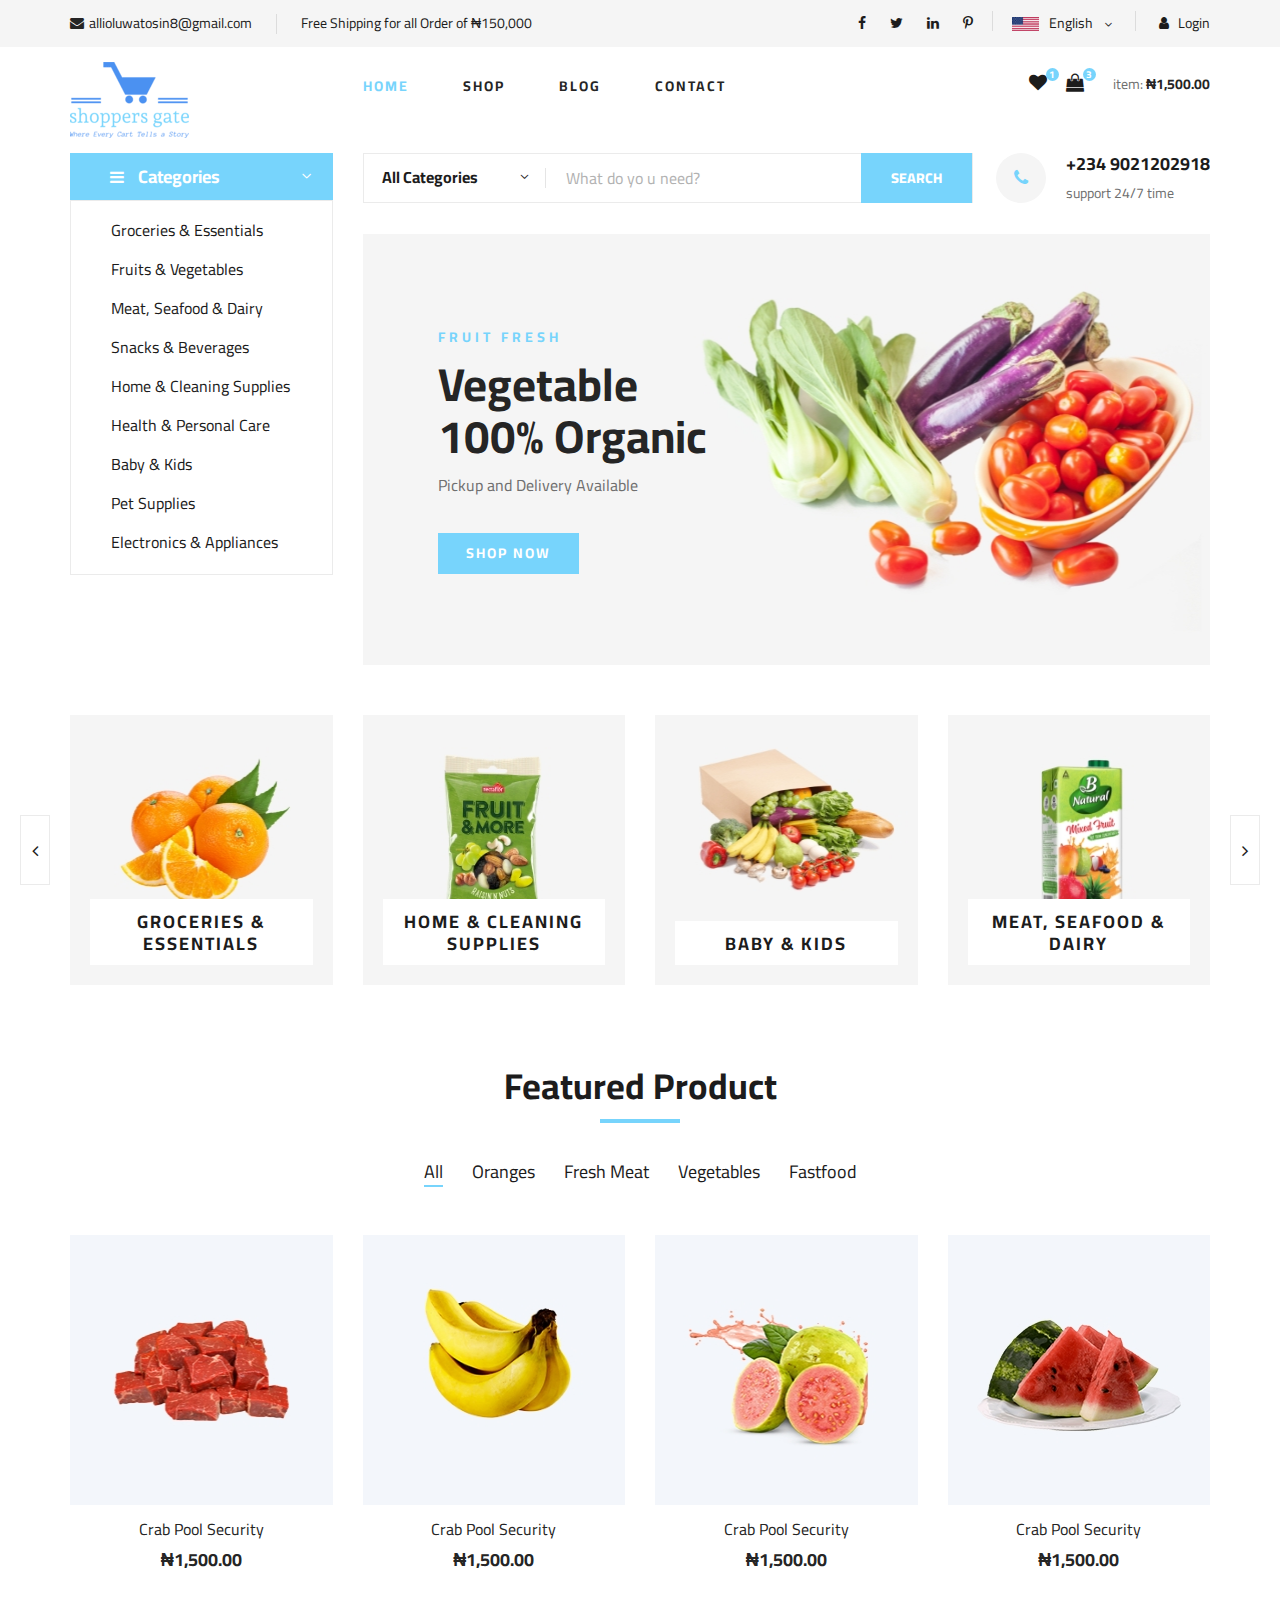
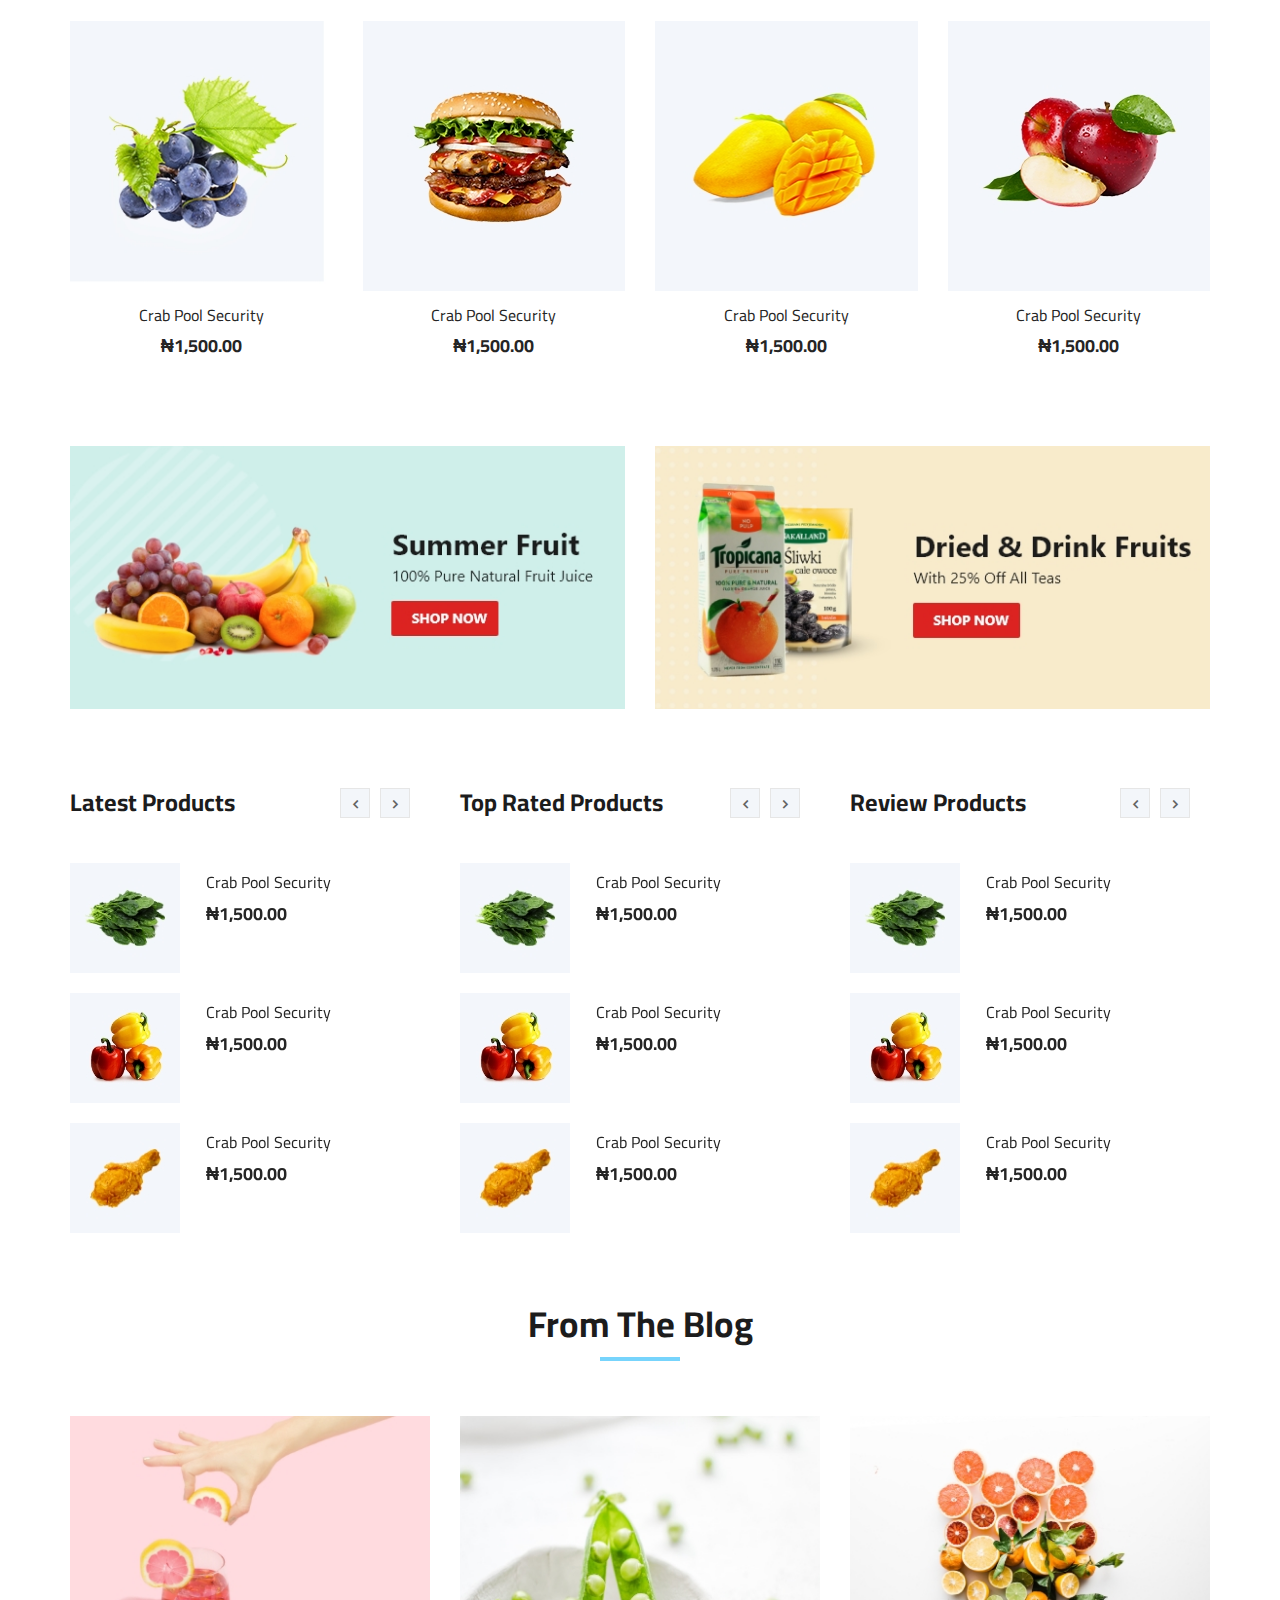
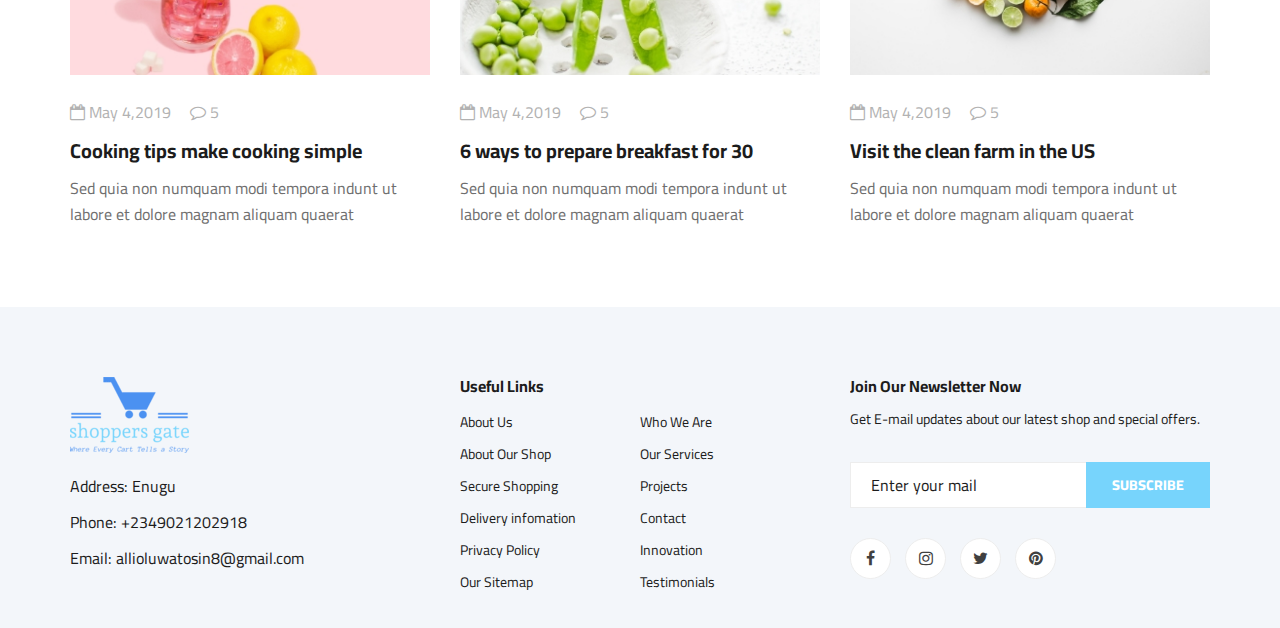
<file: index.html>
<!DOCTYPE html>
<html lang="zxx">

<head>
    <meta charset="UTF-8">
    <meta name="description" content="ShoppersGate">
    <meta name="keywords" content="Ogani, unica, creative, html">
    <meta name="viewport" content="width=device-width, initial-scale=1.0">
    <meta http-equiv="X-UA-Compatible" content="ie=edge">
    <title>ShoppersGate | Home</title>

    <!-- Google Font -->
    <link href="https://fonts.googleapis.com/css2?family=Cairo:wght@200;300;400;600;900&display=swap" rel="stylesheet">

    <!-- Css Styles -->
    <link rel="stylesheet" href="css/bootstrap.min.css" type="text/css">
    <link rel="stylesheet" href="css/font-awesome.min.css" type="text/css">
    <link rel="stylesheet" href="css/elegant-icons.css" type="text/css">
    <link rel="stylesheet" href="css/nice-select.css" type="text/css">
    <link rel="stylesheet" href="css/jquery-ui.min.css" type="text/css">
    <link rel="stylesheet" href="css/owl.carousel.min.css" type="text/css">
    <link rel="stylesheet" href="css/slicknav.min.css" type="text/css">
    <link rel="stylesheet" href="css/style.css" type="text/css">
</head>

<body>
    <!-- Page Preloder -->
    <div id="preloder">
        <div class="loader"></div>
    </div>

    <!-- Humberger Begin -->
    <div class="humberger__menu__overlay"></div>
    <div class="humberger__menu__wrapper">
        <div class="humberger__menu__logo">
            <a href="#"><img src="img/logo.png" alt=""></a>
        </div>
        <div class="humberger__menu__cart">
            <ul>
                <li><a href="#"><i class="fa fa-heart"></i> <span>1</span></a></li>
                <li><a href="../ogani-master/shoping-cart.html"><i class="fa fa-shopping-bag"></i> <span>3</span></a></li>
            </ul>
            <div class="header__cart__price">item: <span>₦1,500.00</span></div>
        </div>
        <div class="humberger__menu__widget">
            <div class="header__top__right__language">
                <img src="img/language.png" alt="">
                <div>English</div>
                <span class="arrow_carrot-down"></span>
                <ul>
                    <li><a href="#">Igbo</a></li>
                    <li><a href="#">English</a></li>
                </ul>
            </div>
            <div class="header__top__right__auth">
                <a href="../ogani-master/login-form-07/index.html"><i class="fa fa-user"></i> Login</a>
            </div>
        </div>
        <nav class="humberger__menu__nav mobile-menu">
            <ul>
                <li class="active"><a href="./index.html">Home</a></li>
                <li><a href="./shop-grid.html">Shop</a></li>
                <!--<li><a href="#">Pages</a>
                    <ul class="header__menu__dropdown">
                        <li><a href="./shop-details.html">Shop Details</a></li>
                        <li><a href="./shoping-cart.html">Shoping Cart</a></li>
                        <li><a href="./checkout.html">Check Out</a></li>
                        <li><a href="./blog-details.html">Blog Details</a></li>
                    </ul>
                </li>-->
                <li><a href="./blog.html">Blog</a></li>
                <li><a href="./contact.html">Contact</a></li>
            </ul>
        </nav>
        <div id="mobile-menu-wrap"></div>
        <div class="header__top__right__social">
            <a href="#"><i class="fa fa-facebook"></i></a>
            <a href="#"><i class="fa fa-twitter"></i></a>
            <a href="#"><i class="fa fa-linkedin"></i></a>
            <a href="#"><i class="fa fa-pinterest-p"></i></a>
        </div>
        <div class="humberger__menu__contact">
            <ul>
                <li><i class="fa fa-envelope"></i> allioluwatosin8@gmail.com</li>
                <li>Free Shipping for all Order of ₦150,000</li>
            </ul>
        </div>
    </div>
    <!-- Humberger End -->

    <!-- Header Section Begin -->
    <header class="header">
        <div class="header__top">
            <div class="container">
                <div class="row">
                    <div class="col-lg-6 col-md-6">
                        <div class="header__top__left">
                            <ul>
                                <li><i class="fa fa-envelope"></i>allioluwatosin8@gmail.com</li>
                                <li>Free Shipping for all Order of ₦150,000</li>
                            </ul>
                        </div>
                    </div>
                    <div class="col-lg-6 col-md-6">
                        <div class="header__top__right">
                            <div class="header__top__right__social">
                                <a href="#"><i class="fa fa-facebook"></i></a>
                                <a href="#"><i class="fa fa-twitter"></i></a>
                                <a href="#"><i class="fa fa-linkedin"></i></a>
                                <a href="#"><i class="fa fa-pinterest-p"></i></a>
                            </div>
                            <div class="header__top__right__language">
                                <img src="img/language.png" alt="">
                                <div>English</div>
                                <span class="arrow_carrot-down"></span>
                                <ul>
                                    <li><a href="#">Spanish</a></li>
                                    <li><a href="#">English</a></li>
                                </ul>
                            </div>
                            <div class="header__top__right__auth">
                                <a href="../ogani-master/login-form-07/index.html"><i class="fa fa-user"></i> Login</a>
                            </div>
                        </div>
                    </div>
                </div>
            </div>
        </div>
        <div class="container">
            <div class="row">
                <div class="col-lg-3">
                    <div class="header__logo">
                        <a href="./index.html"><img src="img/logo.png" alt=""></a>
                    </div>
                </div>
                <div class="col-lg-6">
                    <nav class="header__menu">
                        <ul>
                            <li class="active"><a href="./index.html">Home</a></li>
                            <li><a href="./shop-grid.html">Shop</a></li>
                            <!--<li><a href="#">Pages</a>
                                <ul class="header__menu__dropdown">
                                    <li><a href="./shop-details.html">Shop Details</a></li>
                                    <li><a href="./shoping-cart.html">Shoping Cart</a></li>
                                    <li><a href="./checkout.html">Check Out</a></li>
                                    <li><a href="./blog-details.html">Blog Details</a></li>
                                </ul>
                            </li>-->
                            <li><a href="./blog.html">Blog</a></li>
                            <li><a href="./contact.html">Contact</a></li>
                        </ul>
                    </nav>
                </div>
                <div class="col-lg-3">
                    <div class="header__cart">
                        <ul>
                            <li><a href="#"><i class="fa fa-heart"></i> <span>1</span></a></li>
                            <li><a href="../shoping-cart.html"><i class="fa fa-shopping-bag"></i> <span>3</span></a></li>
                        </ul>
                        <div class="header__cart__price">item: <span>₦1,500.00</span></div>
                    </div>
                </div>
            </div>
            <div class="humberger__open">
                <i class="fa fa-bars"></i>
            </div>
        </div>
    </header>
    <!-- Header Section End -->

    <!-- Hero Section Begin -->
    <section class="hero">
        <div class="container">
            <div class="row">
                <div class="col-lg-3">
                    <div class="hero__categories">
                        <div class="hero__categories__all">
                            <i class="fa fa-bars"></i>
                            <span>Categories</span>
                        </div>
                        <ul>
                            <li><a href="#">Groceries & Essentials</a></li>
                            <li><a href="#">Fruits & Vegetables</a></li>
                            <li><a href="#">Meat, Seafood & Dairy</a></li>
                            <li><a href="#">Snacks & Beverages</a></li>
                            <li><a href="#">Home & Cleaning Supplies</a></li>
                            <li><a href="#">Health & Personal Care</a></li>
                            <li><a href="#">Baby & Kids</a></li>
                            <li><a href="#">Pet Supplies</a></li>
                            <li><a href="#">Electronics & Appliances</a></li>
                        </ul>
                        
                    </div>
                </div>
                <div class="col-lg-9">
                    <div class="hero__search">
                        <div class="hero__search__form">
                            <form action="#">
                                <div class="hero__search__categories">
                                    All Categories
                                    <span class="arrow_carrot-down"></span>
                                </div>
                                <input type="text" placeholder="What do yo u need?">
                                <button type="submit" class="site-btn">SEARCH</button>
                            </form>
                        </div>
                        <div class="hero__search__phone">
                            <div class="hero__search__phone__icon">
                                <i class="fa fa-phone"></i>
                            </div>
                            <div class="hero__search__phone__text">
                                <h5>+234 9021202918</h5>
                                <span>support 24/7 time</span>
                            </div>
                        </div>
                    </div>
                    <div class="hero__item set-bg" data-setbg="img/hero/banner.jpg">
                        <div class="hero__text">
                            <span>FRUIT FRESH</span>
                            <h2>Vegetable <br />100% Organic</h2>
                            <p>Pickup and Delivery Available</p>
                            <a href="#" class="primary-btn">SHOP NOW</a>
                        </div>
                    </div>
                </div>
            </div>
        </div>
    </section>
    <!-- Hero Section End -->

    <!-- Categories Section Begin -->
    <section class="categories">
        <div class="container">
            <div class="row">
                <div class="categories__slider owl-carousel">
                    <div class="col-lg-3">
                        <div class="categories__item set-bg" data-setbg="img/categories/cat-1.jpg">
                            <h5><a href="#">Groceries & Essentials</a></h5>
                        </div>
                    </div>
                    <div class="col-lg-3">
                        <div class="categories__item set-bg" data-setbg="img/categories/cat-2.jpg">
                            <h5><a href="#">Home & Cleaning Supplies</a></h5>
                        </div>
                    </div>
                    <div class="col-lg-3">
                        <div class="categories__item set-bg" data-setbg="img/categories/cat-3.jpg">
                            <h5><a href="#">Baby & Kids</a></h5>
                        </div>
                    </div>
                    <div class="col-lg-3">
                        <div class="categories__item set-bg" data-setbg="img/categories/cat-4.jpg">
                            <h5><a href="#">Meat, Seafood & Dairy</a></h5>
                        </div>
                    </div>
                    <div class="col-lg-3">
                        <div class="categories__item set-bg" data-setbg="img/categories/cat-5.jpg">
                            <h5><a href="#">Electronics & Appliances</a></h5>
                        </div>
                    </div>
                </div>
            </div>
        </div>
    </section>
    <!-- Categories Section End -->

    <!-- Featured Section Begin -->
    <section class="featured spad">
        <div class="container">
            <div class="row">
                <div class="col-lg-12">
                    <div class="section-title">
                        <h2>Featured Product</h2>
                    </div>
                    <div class="featured__controls">
                        <ul>
                            <li class="active" data-filter="*">All</li>
                            <li data-filter=".oranges">Oranges</li>
                            <li data-filter=".fresh-meat">Fresh Meat</li>
                            <li data-filter=".vegetables">Vegetables</li>
                            <li data-filter=".fastfood">Fastfood</li>
                        </ul>
                    </div>
                </div>
            </div>
            <div class="row featured__filter">
                <div class="col-lg-3 col-md-4 col-sm-6 mix oranges fresh-meat">
                    <div class="featured__item">
                        <div class="featured__item__pic set-bg" data-setbg="img/featured/feature-1.jpg">
                            <ul class="featured__item__pic__hover">
                                <li><a href="#"><i class="fa fa-heart"></i></a></li>
                                <li><a href="#"><i class="fa fa-retweet"></i></a></li>
                                <li><a href="#"><i class="fa fa-shopping-cart"></i></a></li>
                            </ul>
                        </div>
                        <div class="featured__item__text">
                            <h6><a href="#">Crab Pool Security</a></h6>
                            <h5>₦1,500.00</h5>
                        </div>
                    </div>
                </div>
                <div class="col-lg-3 col-md-4 col-sm-6 mix vegetables fastfood">
                    <div class="featured__item">
                        <div class="featured__item__pic set-bg" data-setbg="img/featured/feature-2.jpg">
                            <ul class="featured__item__pic__hover">
                                <li><a href="#"><i class="fa fa-heart"></i></a></li>
                                <li><a href="#"><i class="fa fa-retweet"></i></a></li>
                                <li><a href="#"><i class="fa fa-shopping-cart"></i></a></li>
                            </ul>
                        </div>
                        <div class="featured__item__text">
                            <h6><a href="#">Crab Pool Security</a></h6>
                            <h5>₦1,500.00</h5>
                        </div>
                    </div>
                </div>
                <div class="col-lg-3 col-md-4 col-sm-6 mix vegetables fresh-meat">
                    <div class="featured__item">
                        <div class="featured__item__pic set-bg" data-setbg="img/featured/feature-3.jpg">
                            <ul class="featured__item__pic__hover">
                                <li><a href="#"><i class="fa fa-heart"></i></a></li>
                                <li><a href="#"><i class="fa fa-retweet"></i></a></li>
                                <li><a href="#"><i class="fa fa-shopping-cart"></i></a></li>
                            </ul>
                        </div>
                        <div class="featured__item__text">
                            <h6><a href="#">Crab Pool Security</a></h6>
                            <h5>₦1,500.00</h5>
                        </div>
                    </div>
                </div>
                <div class="col-lg-3 col-md-4 col-sm-6 mix fastfood oranges">
                    <div class="featured__item">
                        <div class="featured__item__pic set-bg" data-setbg="img/featured/feature-4.jpg">
                            <ul class="featured__item__pic__hover">
                                <li><a href="#"><i class="fa fa-heart"></i></a></li>
                                <li><a href="#"><i class="fa fa-retweet"></i></a></li>
                                <li><a href="#"><i class="fa fa-shopping-cart"></i></a></li>
                            </ul>
                        </div>
                        <div class="featured__item__text">
                            <h6><a href="#">Crab Pool Security</a></h6>
                            <h5>₦1,500.00</h5>
                        </div>
                    </div>
                </div>
                <div class="col-lg-3 col-md-4 col-sm-6 mix fresh-meat vegetables">
                    <div class="featured__item">
                        <div class="featured__item__pic set-bg" data-setbg="img/featured/feature-5.jpg">
                            <ul class="featured__item__pic__hover">
                                <li><a href="#"><i class="fa fa-heart"></i></a></li>
                                <li><a href="#"><i class="fa fa-retweet"></i></a></li>
                                <li><a href="#"><i class="fa fa-shopping-cart"></i></a></li>
                            </ul>
                        </div>
                        <div class="featured__item__text">
                            <h6><a href="#">Crab Pool Security</a></h6>
                            <h5>₦1,500.00</h5>
                        </div>
                    </div>
                </div>
                <div class="col-lg-3 col-md-4 col-sm-6 mix oranges fastfood">
                    <div class="featured__item">
                        <div class="featured__item__pic set-bg" data-setbg="img/featured/feature-6.jpg">
                            <ul class="featured__item__pic__hover">
                                <li><a href="#"><i class="fa fa-heart"></i></a></li>
                                <li><a href="#"><i class="fa fa-retweet"></i></a></li>
                                <li><a href="#"><i class="fa fa-shopping-cart"></i></a></li>
                            </ul>
                        </div>
                        <div class="featured__item__text">
                            <h6><a href="#">Crab Pool Security</a></h6>
                            <h5>₦1,500.00</h5>
                        </div>
                    </div>
                </div>
                <div class="col-lg-3 col-md-4 col-sm-6 mix fresh-meat vegetables">
                    <div class="featured__item">
                        <div class="featured__item__pic set-bg" data-setbg="img/featured/feature-7.jpg">
                            <ul class="featured__item__pic__hover">
                                <li><a href="#"><i class="fa fa-heart"></i></a></li>
                                <li><a href="#"><i class="fa fa-retweet"></i></a></li>
                                <li><a href="#"><i class="fa fa-shopping-cart"></i></a></li>
                            </ul>
                        </div>
                        <div class="featured__item__text">
                            <h6><a href="#">Crab Pool Security</a></h6>
                            <h5>₦1,500.00</h5>
                        </div>
                    </div>
                </div>
                <div class="col-lg-3 col-md-4 col-sm-6 mix fastfood vegetables">
                    <div class="featured__item">
                        <div class="featured__item__pic set-bg" data-setbg="img/featured/feature-8.jpg">
                            <ul class="featured__item__pic__hover">
                                <li><a href="#"><i class="fa fa-heart"></i></a></li>
                                <li><a href="#"><i class="fa fa-retweet"></i></a></li>
                                <li><a href="#"><i class="fa fa-shopping-cart"></i></a></li>
                            </ul>
                        </div>
                        <div class="featured__item__text">
                            <h6><a href="#">Crab Pool Security</a></h6>
                            <h5>₦1,500.00</h5>
                        </div>
                    </div>
                </div>
            </div>
        </div>
    </section>
    <!-- Featured Section End -->

    <!-- Banner Begin -->
    <div class="banner">
        <div class="container">
            <div class="row">
                <div class="col-lg-6 col-md-6 col-sm-6">
                    <div class="banner__pic">
                        <img src="img/banner/banner-1.jpg" alt="">
                    </div>
                </div>
                <div class="col-lg-6 col-md-6 col-sm-6">
                    <div class="banner__pic">
                        <img src="img/banner/banner-2.jpg" alt="">
                    </div>
                </div>
            </div>
        </div>
    </div>
    <!-- Banner End -->

    <!-- Latest Product Section Begin -->
    <section class="latest-product spad">
        <div class="container">
            <div class="row">
                <div class="col-lg-4 col-md-6">
                    <div class="latest-product__text">
                        <h4>Latest Products</h4>
                        <div class="latest-product__slider owl-carousel">
                            <div class="latest-prdouct__slider__item">
                                <a href="#" class="latest-product__item">
                                    <div class="latest-product__item__pic">
                                        <img src="img/latest-product/lp-1.jpg" alt="">
                                    </div>
                                    <div class="latest-product__item__text">
                                        <h6>Crab Pool Security</h6>
                                        <span>₦1,500.00</span>
                                    </div>
                                </a>
                                <a href="#" class="latest-product__item">
                                    <div class="latest-product__item__pic">
                                        <img src="img/latest-product/lp-2.jpg" alt="">
                                    </div>
                                    <div class="latest-product__item__text">
                                        <h6>Crab Pool Security</h6>
                                        <span>₦1,500.00</span>
                                    </div>
                                </a>
                                <a href="#" class="latest-product__item">
                                    <div class="latest-product__item__pic">
                                        <img src="img/latest-product/lp-3.jpg" alt="">
                                    </div>
                                    <div class="latest-product__item__text">
                                        <h6>Crab Pool Security</h6>
                                        <span>₦1,500.00</span>
                                    </div>
                                </a>
                            </div>
                            <div class="latest-prdouct__slider__item">
                                <a href="#" class="latest-product__item">
                                    <div class="latest-product__item__pic">
                                        <img src="img/latest-product/lp-1.jpg" alt="">
                                    </div>
                                    <div class="latest-product__item__text">
                                        <h6>Crab Pool Security</h6>
                                        <span>₦1,500.00</span>
                                    </div>
                                </a>
                                <a href="#" class="latest-product__item">
                                    <div class="latest-product__item__pic">
                                        <img src="img/latest-product/lp-2.jpg" alt="">
                                    </div>
                                    <div class="latest-product__item__text">
                                        <h6>Crab Pool Security</h6>
                                        <span>₦1,500.00</span>
                                    </div>
                                </a>
                                <a href="#" class="latest-product__item">
                                    <div class="latest-product__item__pic">
                                        <img src="img/latest-product/lp-3.jpg" alt="">
                                    </div>
                                    <div class="latest-product__item__text">
                                        <h6>Crab Pool Security</h6>
                                        <span>₦1,500.00</span>
                                    </div>
                                </a>
                            </div>
                        </div>
                    </div>
                </div>
                <div class="col-lg-4 col-md-6">
                    <div class="latest-product__text">
                        <h4>Top Rated Products</h4>
                        <div class="latest-product__slider owl-carousel">
                            <div class="latest-prdouct__slider__item">
                                <a href="#" class="latest-product__item">
                                    <div class="latest-product__item__pic">
                                        <img src="img/latest-product/lp-1.jpg" alt="">
                                    </div>
                                    <div class="latest-product__item__text">
                                        <h6>Crab Pool Security</h6>
                                        <span>₦1,500.00</span>
                                    </div>
                                </a>
                                <a href="#" class="latest-product__item">
                                    <div class="latest-product__item__pic">
                                        <img src="img/latest-product/lp-2.jpg" alt="">
                                    </div>
                                    <div class="latest-product__item__text">
                                        <h6>Crab Pool Security</h6>
                                        <span>₦1,500.00</span>
                                    </div>
                                </a>
                                <a href="#" class="latest-product__item">
                                    <div class="latest-product__item__pic">
                                        <img src="img/latest-product/lp-3.jpg" alt="">
                                    </div>
                                    <div class="latest-product__item__text">
                                        <h6>Crab Pool Security</h6>
                                        <span>₦1,500.00</span>
                                    </div>
                                </a>
                            </div>
                            <div class="latest-prdouct__slider__item">
                                <a href="#" class="latest-product__item">
                                    <div class="latest-product__item__pic">
                                        <img src="img/latest-product/lp-1.jpg" alt="">
                                    </div>
                                    <div class="latest-product__item__text">
                                        <h6>Crab Pool Security</h6>
                                        <span>₦1,500.00</span>
                                    </div>
                                </a>
                                <a href="#" class="latest-product__item">
                                    <div class="latest-product__item__pic">
                                        <img src="img/latest-product/lp-2.jpg" alt="">
                                    </div>
                                    <div class="latest-product__item__text">
                                        <h6>Crab Pool Security</h6>
                                        <span>₦1,500.00</span>
                                    </div>
                                </a>
                                <a href="#" class="latest-product__item">
                                    <div class="latest-product__item__pic">
                                        <img src="img/latest-product/lp-3.jpg" alt="">
                                    </div>
                                    <div class="latest-product__item__text">
                                        <h6>Crab Pool Security</h6>
                                        <span>₦1,500.00</span>
                                    </div>
                                </a>
                            </div>
                        </div>
                    </div>
                </div>
                <div class="col-lg-4 col-md-6">
                    <div class="latest-product__text">
                        <h4>Review Products</h4>
                        <div class="latest-product__slider owl-carousel">
                            <div class="latest-prdouct__slider__item">
                                <a href="#" class="latest-product__item">
                                    <div class="latest-product__item__pic">
                                        <img src="img/latest-product/lp-1.jpg" alt="">
                                    </div>
                                    <div class="latest-product__item__text">
                                        <h6>Crab Pool Security</h6>
                                        <span>₦1,500.00</span>
                                    </div>
                                </a>
                                <a href="#" class="latest-product__item">
                                    <div class="latest-product__item__pic">
                                        <img src="img/latest-product/lp-2.jpg" alt="">
                                    </div>
                                    <div class="latest-product__item__text">
                                        <h6>Crab Pool Security</h6>
                                        <span>₦1,500.00</span>
                                    </div>
                                </a>
                                <a href="#" class="latest-product__item">
                                    <div class="latest-product__item__pic">
                                        <img src="img/latest-product/lp-3.jpg" alt="">
                                    </div>
                                    <div class="latest-product__item__text">
                                        <h6>Crab Pool Security</h6>
                                        <span>₦1,500.00</span>
                                    </div>
                                </a>
                            </div>
                            <div class="latest-prdouct__slider__item">
                                <a href="#" class="latest-product__item">
                                    <div class="latest-product__item__pic">
                                        <img src="img/latest-product/lp-1.jpg" alt="">
                                    </div>
                                    <div class="latest-product__item__text">
                                        <h6>Crab Pool Security</h6>
                                        <span>₦1,500.00</span>
                                    </div>
                                </a>
                                <a href="#" class="latest-product__item">
                                    <div class="latest-product__item__pic">
                                        <img src="img/latest-product/lp-2.jpg" alt="">
                                    </div>
                                    <div class="latest-product__item__text">
                                        <h6>Crab Pool Security</h6>
                                        <span>₦1,500.00</span>
                                    </div>
                                </a>
                                <a href="#" class="latest-product__item">
                                    <div class="latest-product__item__pic">
                                        <img src="img/latest-product/lp-3.jpg" alt="">
                                    </div>
                                    <div class="latest-product__item__text">
                                        <h6>Crab Pool Security</h6>
                                        <span>₦1,500.00</span>
                                    </div>
                                </a>
                            </div>
                        </div>
                    </div>
                </div>
            </div>
        </div>
    </section>
    <!-- Latest Product Section End -->

    <!-- Blog Section Begin -->
    <section class="from-blog spad">
        <div class="container">
            <div class="row">
                <div class="col-lg-12">
                    <div class="section-title from-blog__title">
                        <h2>From The Blog</h2>
                    </div>
                </div>
            </div>
            <div class="row">
                <div class="col-lg-4 col-md-4 col-sm-6">
                    <div class="blog__item">
                        <div class="blog__item__pic">
                            <img src="img/blog/blog-1.jpg" alt="">
                        </div>
                        <div class="blog__item__text">
                            <ul>
                                <li><i class="fa fa-calendar-o"></i> May 4,2019</li>
                                <li><i class="fa fa-comment-o"></i> 5</li>
                            </ul>
                            <h5><a href="#">Cooking tips make cooking simple</a></h5>
                            <p>Sed quia non numquam modi tempora indunt ut labore et dolore magnam aliquam quaerat </p>
                        </div>
                    </div>
                </div>
                <div class="col-lg-4 col-md-4 col-sm-6">
                    <div class="blog__item">
                        <div class="blog__item__pic">
                            <img src="img/blog/blog-2.jpg" alt="">
                        </div>
                        <div class="blog__item__text">
                            <ul>
                                <li><i class="fa fa-calendar-o"></i> May 4,2019</li>
                                <li><i class="fa fa-comment-o"></i> 5</li>
                            </ul>
                            <h5><a href="#">6 ways to prepare breakfast for 30</a></h5>
                            <p>Sed quia non numquam modi tempora indunt ut labore et dolore magnam aliquam quaerat </p>
                        </div>
                    </div>
                </div>
                <div class="col-lg-4 col-md-4 col-sm-6">
                    <div class="blog__item">
                        <div class="blog__item__pic">
                            <img src="img/blog/blog-3.jpg" alt="">
                        </div>
                        <div class="blog__item__text">
                            <ul>
                                <li><i class="fa fa-calendar-o"></i> May 4,2019</li>
                                <li><i class="fa fa-comment-o"></i> 5</li>
                            </ul>
                            <h5><a href="#">Visit the clean farm in the US</a></h5>
                            <p>Sed quia non numquam modi tempora indunt ut labore et dolore magnam aliquam quaerat </p>
                        </div>
                    </div>
                </div>
            </div>
        </div>
    </section>
    <!-- Blog Section End -->

    <!-- Footer Section Begin -->
    <footer class="footer spad">
        <div class="container">
            <div class="row">
                <div class="col-lg-3 col-md-6 col-sm-6">
                    <div class="footer__about">
                        <div class="footer__about__logo">
                            <a href="./index.html"><img src="img/logo.png" alt=""></a>
                        </div>
                        <ul>
                            <li>Address: Enugu</li>
                            <li>Phone: +2349021202918</li>
                            <li>Email: allioluwatosin8@gmail.com</li>
                        </ul>
                    </div>
                </div>
                <div class="col-lg-4 col-md-6 col-sm-6 offset-lg-1">
                    <div class="footer__widget">
                        <h6>Useful Links</h6>
                        <ul>
                            <li><a href="#">About Us</a></li>
                            <li><a href="#">About Our Shop</a></li>
                            <li><a href="#">Secure Shopping</a></li>
                            <li><a href="#">Delivery infomation</a></li>
                            <li><a href="#">Privacy Policy</a></li>
                            <li><a href="#">Our Sitemap</a></li>
                        </ul>
                        <ul>
                            <li><a href="#">Who We Are</a></li>
                            <li><a href="#">Our Services</a></li>
                            <li><a href="#">Projects</a></li>
                            <li><a href="#">Contact</a></li>
                            <li><a href="#">Innovation</a></li>
                            <li><a href="#">Testimonials</a></li>
                        </ul>
                    </div>
                </div>
                <div class="col-lg-4 col-md-12">
                    <div class="footer__widget">
                        <h6>Join Our Newsletter Now</h6>
                        <p>Get E-mail updates about our latest shop and special offers.</p>
                        <form action="#">
                            <input type="text" placeholder="Enter your mail">
                            <button type="submit" class="site-btn">Subscribe</button>
                        </form>
                        <div class="footer__widget__social">
                            <a href="#"><i class="fa fa-facebook"></i></a>
                            <a href="#"><i class="fa fa-instagram"></i></a>
                            <a href="#"><i class="fa fa-twitter"></i></a>
                            <a href="#"><i class="fa fa-pinterest"></i></a>
                        </div>
                    </div>
                </div>
            </div>
            <div class="row">
                <div class="col-lg-12">
                </div>
            </div>
        </div>
    </footer>
    <!-- Footer Section End -->

    <!-- Js Plugins -->
    <script src="js/jquery-3.3.1.min.js"></script>
    <script src="js/bootstrap.min.js"></script>
    <script src="js/jquery.nice-select.min.js"></script>
    <script src="js/jquery-ui.min.js"></script>
    <script src="js/jquery.slicknav.js"></script>
    <script src="js/mixitup.min.js"></script>
    <script src="js/owl.carousel.min.js"></script>
    <script src="js/main.js"></script>



</body>

</html>
</file>
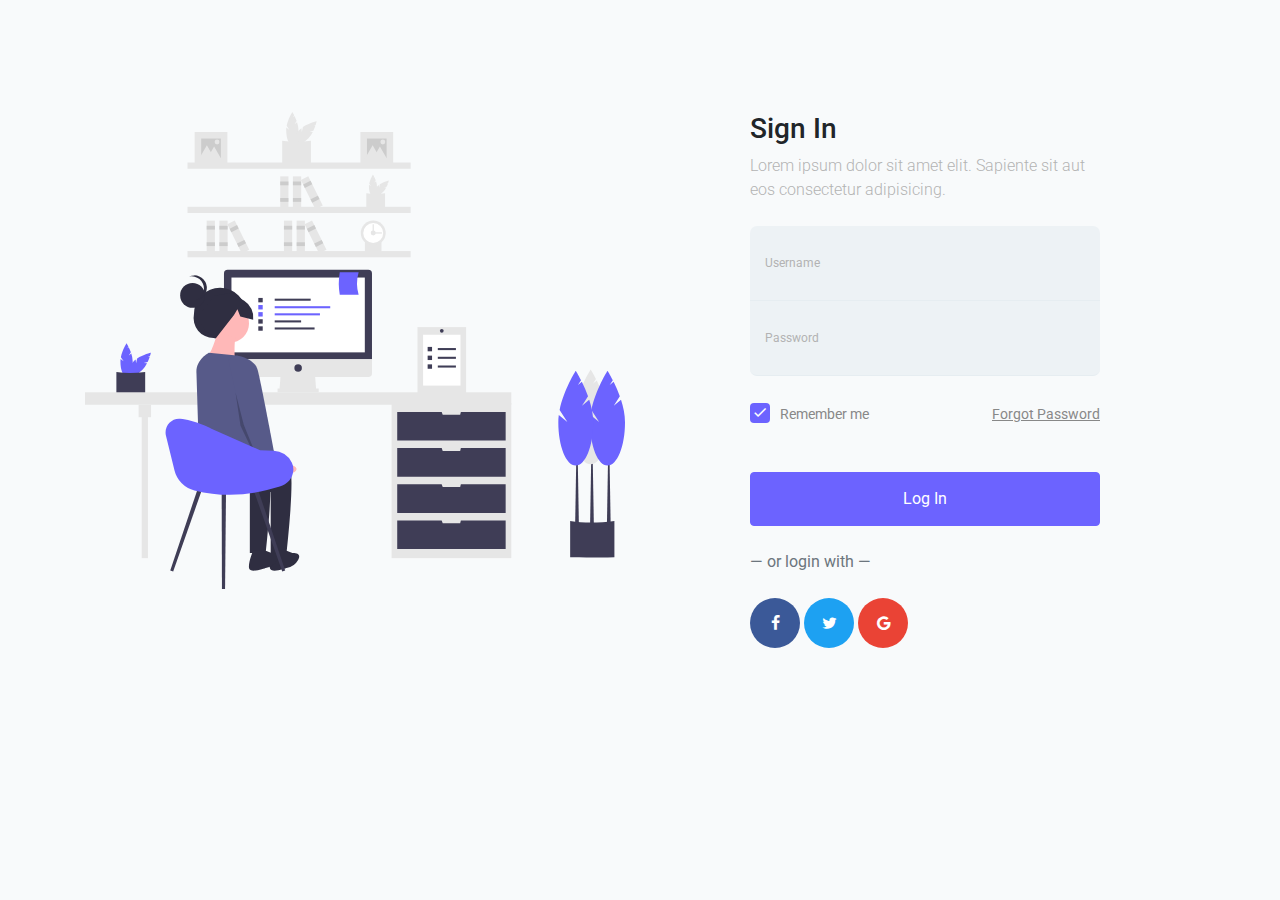
<file: login-form-07/index.html>
<!doctype html>
<html lang="en">
  <head>
    <!-- Required meta tags -->
    <meta charset="utf-8">
    <meta name="viewport" content="width=device-width, initial-scale=1, shrink-to-fit=no">
    <link href="https://fonts.googleapis.com/css?family=Roboto:300,400&display=swap" rel="stylesheet">

    <link rel="stylesheet" href="fonts/icomoon/style.css">

    <link rel="stylesheet" href="css/owl.carousel.min.css">

    <!-- Bootstrap CSS -->
    <link rel="stylesheet" href="css/bootstrap.min.css">
    
    <!-- Style -->
    <link rel="stylesheet" href="css/style.css">

    <title>Login #7</title>
  </head>
  <body>
  

  
  <div class="content">
    <div class="container">
      <div class="row">
        <div class="col-md-6">
          <img src="images/undraw_remotely_2j6y.svg" alt="Image" class="img-fluid">
        </div>
        <div class="col-md-6 contents">
          <div class="row justify-content-center">
            <div class="col-md-8">
              <div class="mb-4">
              <h3>Sign In</h3>
              <p class="mb-4">Lorem ipsum dolor sit amet elit. Sapiente sit aut eos consectetur adipisicing.</p>
            </div>
            <form action="#" method="post">
              <div class="form-group first">
                <label for="username">Username</label>
                <input type="text" class="form-control" id="username">

              </div>
              <div class="form-group last mb-4">
                <label for="password">Password</label>
                <input type="password" class="form-control" id="password">
                
              </div>
              
              <div class="d-flex mb-5 align-items-center">
                <label class="control control--checkbox mb-0"><span class="caption">Remember me</span>
                  <input type="checkbox" checked="checked"/>
                  <div class="control__indicator"></div>
                </label>
                <span class="ml-auto"><a href="#" class="forgot-pass">Forgot Password</a></span> 
              </div>

              <input type="submit" value="Log In" class="btn btn-block btn-primary">

              <span class="d-block text-left my-4 text-muted">&mdash; or login with &mdash;</span>
              
              <div class="social-login">
                <a href="#" class="facebook">
                  <span class="icon-facebook mr-3"></span> 
                </a>
                <a href="#" class="twitter">
                  <span class="icon-twitter mr-3"></span> 
                </a>
                <a href="#" class="google">
                  <span class="icon-google mr-3"></span> 
                </a>
              </div>
            </form>
            </div>
          </div>
          
        </div>
        
      </div>
    </div>
  </div>

  
    <script src="js/jquery-3.3.1.min.js"></script>
    <script src="js/popper.min.js"></script>
    <script src="js/bootstrap.min.js"></script>
    <script src="js/main.js"></script>
  </body>
</html>
</file>
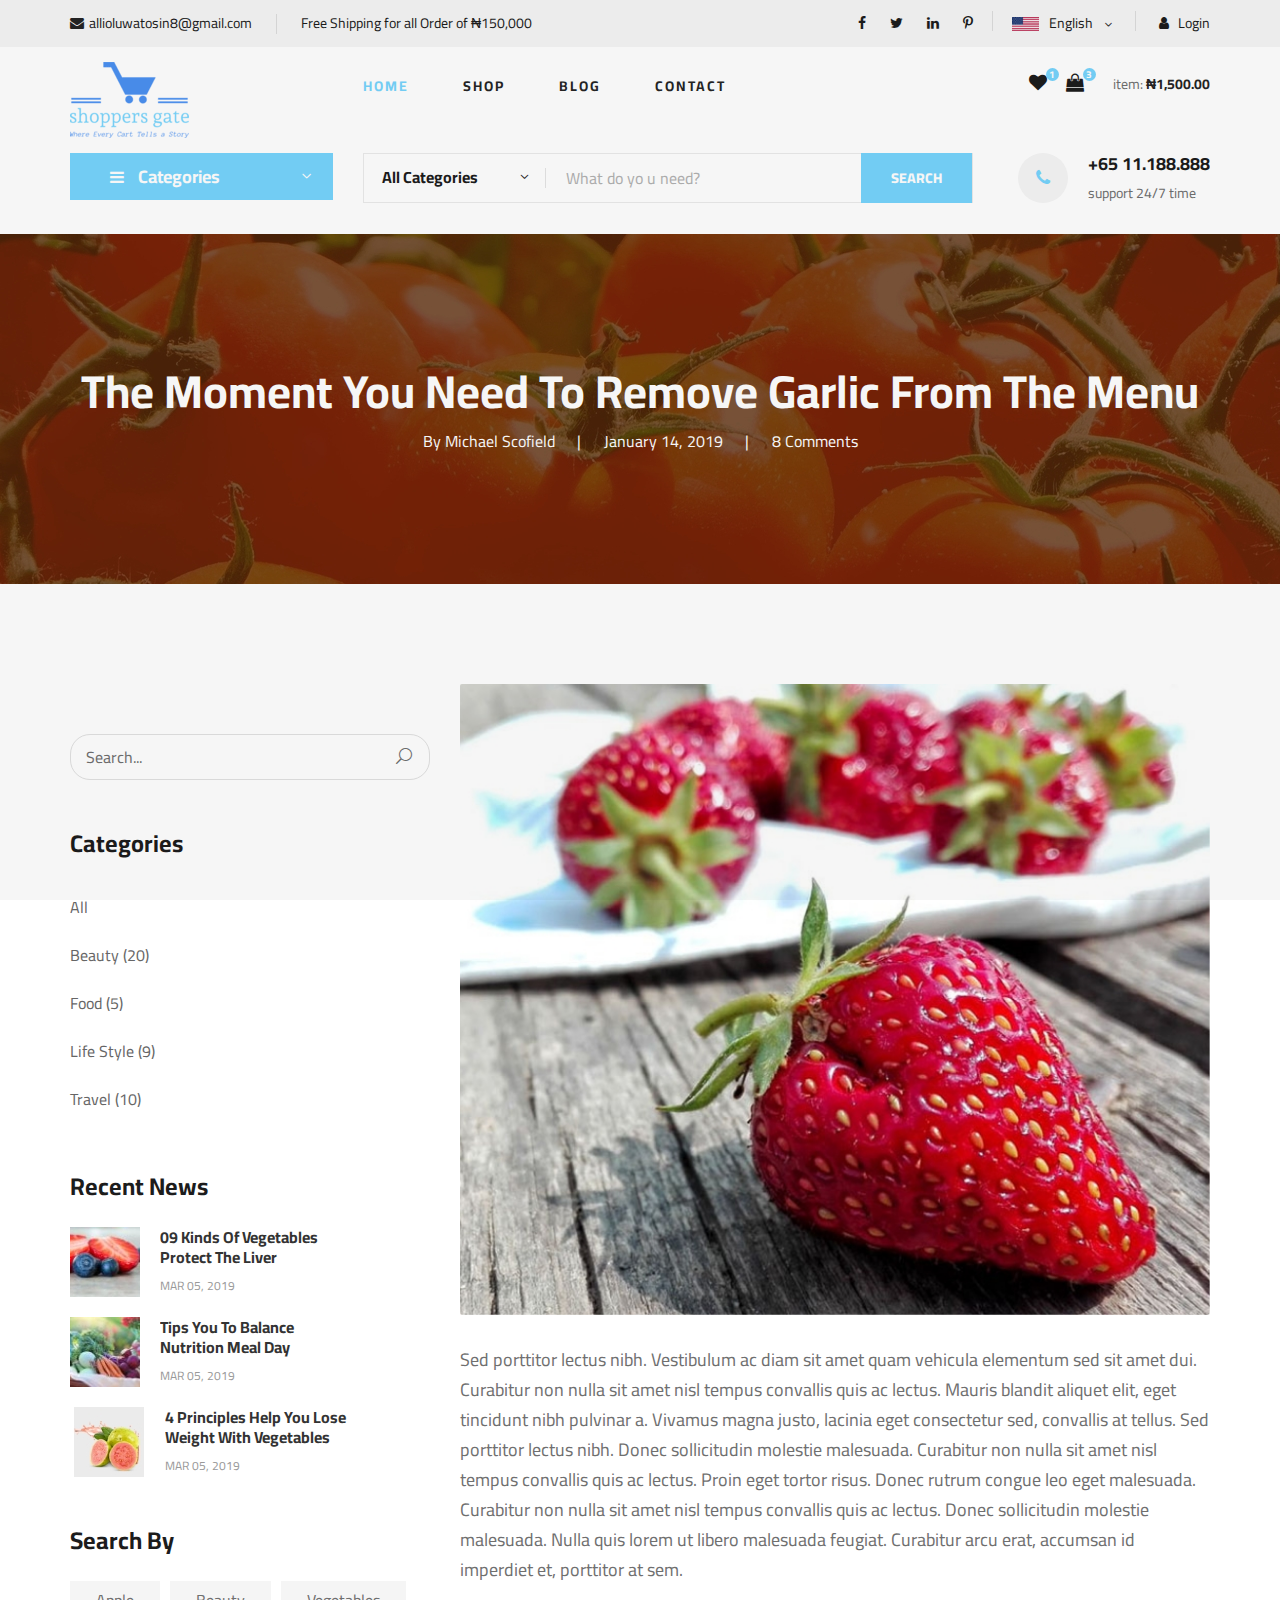
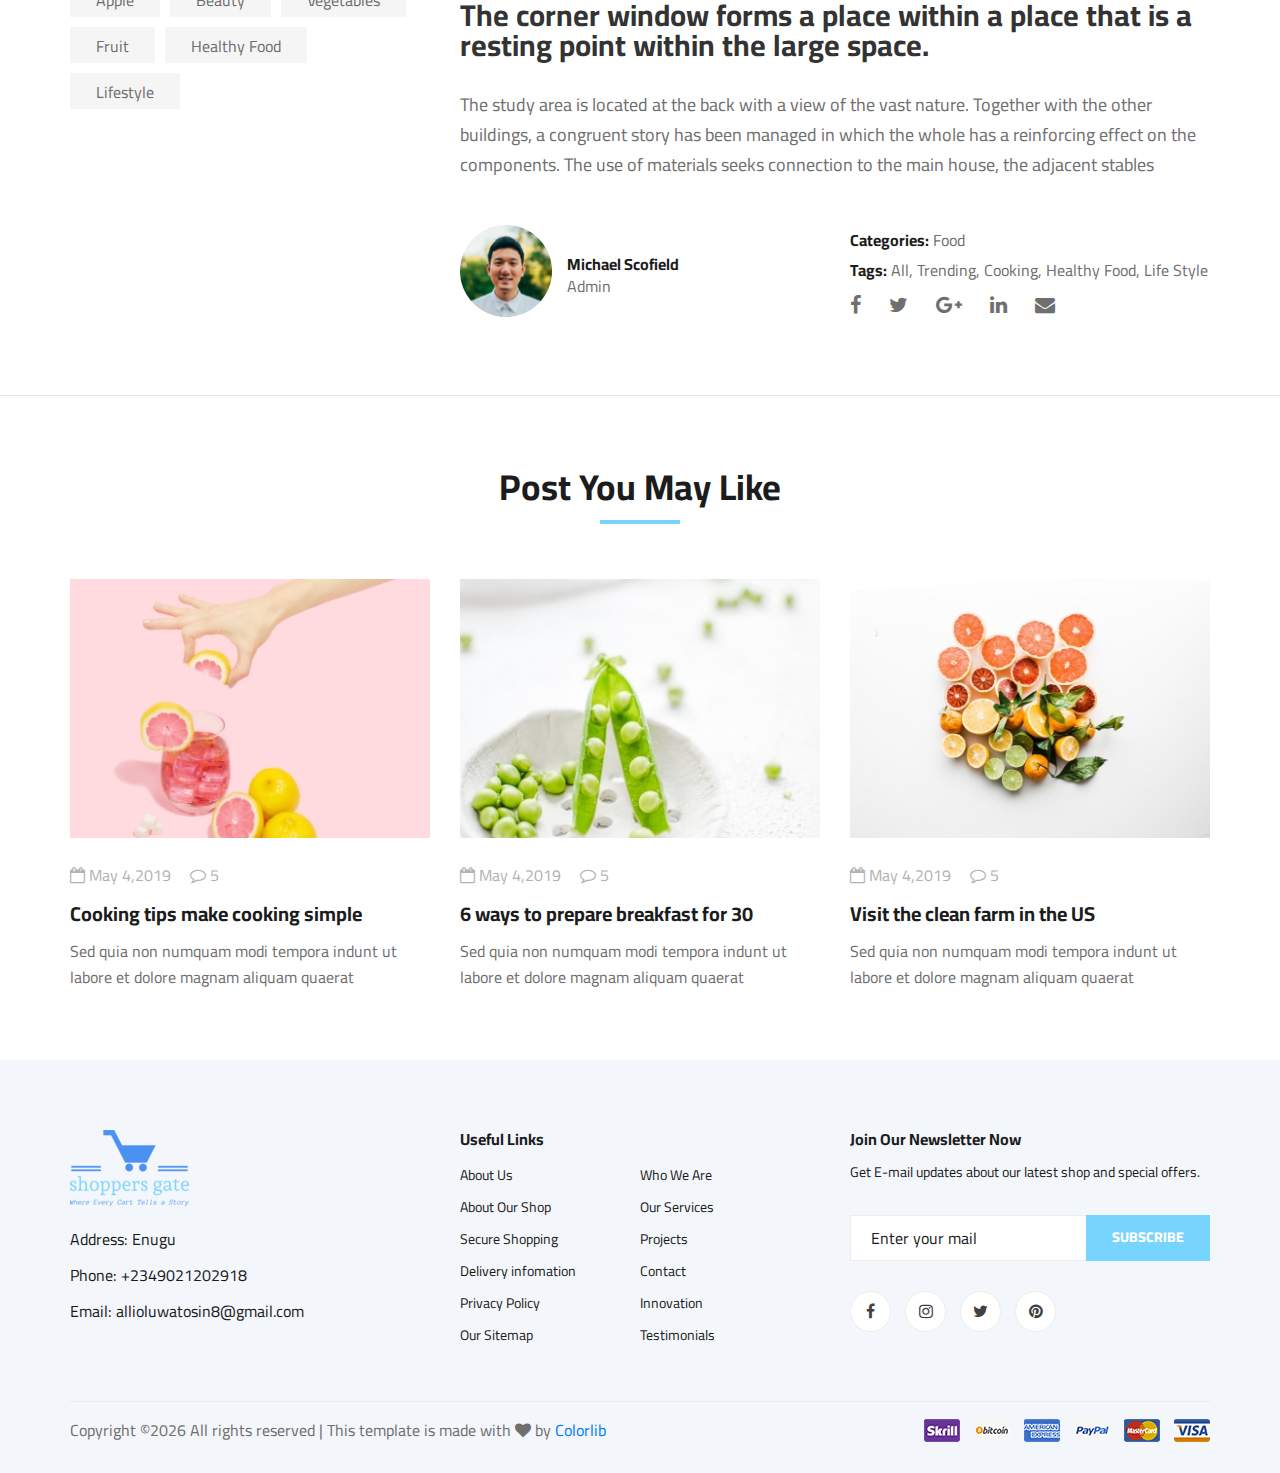
<file: blog-details.html>
<!DOCTYPE html>
<html lang="zxx">

<head>
    <meta charset="UTF-8">
    <meta name="description" content="ShoppersGate">
    <meta name="keywords" content="Ogani, unica, creative, html">
    <meta name="viewport" content="width=device-width, initial-scale=1.0">
    <meta http-equiv="X-UA-Compatible" content="ie=edge">
    <title>ShoppersGate | Details</title>

    <!-- Google Font -->
    <link href="https://fonts.googleapis.com/css2?family=Cairo:wght@200;300;400;600;900&display=swap" rel="stylesheet">

    <!-- Css Styles -->
    <link rel="stylesheet" href="css/bootstrap.min.css" type="text/css">
    <link rel="stylesheet" href="css/font-awesome.min.css" type="text/css">
    <link rel="stylesheet" href="css/elegant-icons.css" type="text/css">
    <link rel="stylesheet" href="css/nice-select.css" type="text/css">
    <link rel="stylesheet" href="css/jquery-ui.min.css" type="text/css">
    <link rel="stylesheet" href="css/owl.carousel.min.css" type="text/css">
    <link rel="stylesheet" href="css/slicknav.min.css" type="text/css">
    <link rel="stylesheet" href="css/style.css" type="text/css">
</head>

<body>
    <!-- Page Preloder -->
    <div id="preloder">
        <div class="loader"></div>
    </div>

    <!-- Humberger Begin -->
    <div class="humberger__menu__overlay"></div>
    <div class="humberger__menu__wrapper">
        <div class="humberger__menu__logo">
            <a href="#"><img src="img/logo.png" alt=""></a>
        </div>
        <div class="humberger__menu__cart">
            <ul>
                <li><a href="#"><i class="fa fa-heart"></i> <span>1</span></a></li>
                <li><a href="../ogani-master/shoping-cart.html"><i class="fa fa-shopping-bag"></i> <span>3</span></a></li>
            </ul>
            <div class="header__cart__price">item: <span>₦1,500.00</span></div>
        </div>
        <div class="humberger__menu__widget">
            <div class="header__top__right__language">
                <img src="img/language.png" alt="">
                <div>English</div>
                <span class="arrow_carrot-down"></span>
                <ul>
                    <li><a href="#">Igbo</a></li>
                    <li><a href="#">English</a></li>
                </ul>
            </div>
            <div class="header__top__right__auth">
                <a href="../ogani-master/login-form-07/index.html"><i class="fa fa-user"></i> Login</a>
            </div>
        </div>
        <nav class="humberger__menu__nav mobile-menu">
            <ul>
                <li class="active"><a href="./index.html">Home</a></li>
                <li><a href="./shop-grid.html">Shop</a></li>
               <li><a href="#">Pages</a>
                    <ul class="header__menu__dropdown">
                        <li><a href="./shop-details.html">Shop Details</a></li>
                        <li><a href="./shoping-cart.html">Shoping Cart</a></li>
                        <li><a href="./checkout.html">Check Out</a></li>
                        <li><a href="./blog-details.html">Blog Details</a></li>
                    </ul>
                </li>
                <li><a href="./blog.html">Blog</a></li>
                <li><a href="./contact.html">Contact</a></li>
            </ul>
        </nav>
        <div id="mobile-menu-wrap"></div>
        <div class="header__top__right__social">
            <a href="#"><i class="fa fa-facebook"></i></a>
            <a href="#"><i class="fa fa-twitter"></i></a>
            <a href="#"><i class="fa fa-linkedin"></i></a>
            <a href="#"><i class="fa fa-pinterest-p"></i></a>
        </div>
        <div class="humberger__menu__contact">
            <ul>
                <li><i class="fa fa-envelope"></i> allioluwatosin8@gmail.com</li>
                <li>Free Shipping for all Order of ₦150,000</li>
            </ul>
        </div>
    </div>
    <!-- Humberger End -->

    <!-- Header Section Begin -->
    <header class="header">
        <div class="header__top">
            <div class="container">
                <div class="row">
                    <div class="col-lg-6 col-md-6">
                        <div class="header__top__left">
                            <ul>
                                <li><i class="fa fa-envelope"></i>allioluwatosin8@gmail.com</li>
                                <li>Free Shipping for all Order of ₦150,000</li>
                            </ul>
                        </div>
                    </div>
                    <div class="col-lg-6 col-md-6">
                        <div class="header__top__right">
                            <div class="header__top__right__social">
                                <a href="#"><i class="fa fa-facebook"></i></a>
                                <a href="#"><i class="fa fa-twitter"></i></a>
                                <a href="#"><i class="fa fa-linkedin"></i></a>
                                <a href="#"><i class="fa fa-pinterest-p"></i></a>
                            </div>
                            <div class="header__top__right__language">
                                <img src="img/language.png" alt="">
                                <div>English</div>
                                <span class="arrow_carrot-down"></span>
                                <ul>
                                    <li><a href="#">Spanish</a></li>
                                    <li><a href="#">English</a></li>
                                </ul>
                            </div>
                            <div class="header__top__right__auth">
                                <a href="../ogani-master/login-form-07/index.html"><i class="fa fa-user"></i> Login</a>
                            </div>
                        </div>
                    </div>
                </div>
            </div>
        </div>
        <div class="container">
            <div class="row">
                <div class="col-lg-3">
                    <div class="header__logo">
                        <a href="./index.html"><img src="img/logo.png" alt=""></a>
                    </div>
                </div>
                <div class="col-lg-6">
                    <nav class="header__menu">
                        <ul>
                            <li class="active"><a href="./index.html">Home</a></li>
                            <li><a href="./shop-grid.html">Shop</a></li>
                            <!--<li><a href="#">Pages</a>
                                <ul class="header__menu__dropdown">
                                    <li><a href="./shop-details.html">Shop Details</a></li>
                                    <li><a href="./shoping-cart.html">Shoping Cart</a></li>
                                    <li><a href="./checkout.html">Check Out</a></li>
                                    <li><a href="./blog-details.html">Blog Details</a></li>
                                </ul>
                            </li>-->
                            <li><a href="./blog.html">Blog</a></li>
                            <li><a href="./contact.html">Contact</a></li>
                        </ul>
                    </nav>
                </div>
                <div class="col-lg-3">
                    <div class="header__cart">
                        <ul>
                            <li><a href="#"><i class="fa fa-heart"></i> <span>1</span></a></li>
                            <li><a href="../ogani-master/shoping-cart.html"><i class="fa fa-shopping-bag"></i> <span>3</span></a></li>
                        </ul>
                        <div class="header__cart__price">item: <span>₦1,500.00</span></div>
                    </div>
                </div>
            </div>
            <div class="humberger__open">
                <i class="fa fa-bars"></i>
            </div>
        </div>
    </header>
    <!-- Header Section End -->

    <!-- Hero Section Begin -->
    <section class="hero hero-normal">
        <div class="container">
            <div class="row">
                <div class="col-lg-3">
                    <div class="hero__categories">
                        <div class="hero__categories__all">
                            <i class="fa fa-bars"></i>
                            <span>Categories</span>
                        </div>
                        <ul>
                            <li><a href="#">Groceries & Essentials</a></li>
                            <li><a href="#">Fruits & Vegetables</a></li>
                            <li><a href="#">Meat, Seafood & Dairy</a></li>
                            <li><a href="#">Snacks & Beverages</a></li>
                            <li><a href="#">Home & Cleaning Supplies</a></li>
                            <li><a href="#">Health & Personal Care</a></li>
                            <li><a href="#">Baby & Kids</a></li>
                            <li><a href="#">Pet Supplies</a></li>
                            <li><a href="#">Electronics & Appliances</a></li>
                        </ul>
                        
                    </div>
                </div>
                <div class="col-lg-9">
                    <div class="hero__search">
                        <div class="hero__search__form">
                            <form action="#">
                                <div class="hero__search__categories">
                                    All Categories
                                    <span class="arrow_carrot-down"></span>
                                </div>
                                <input type="text" placeholder="What do yo u need?">
                                <button type="submit" class="site-btn">SEARCH</button>
                            </form>
                        </div>
                        <div class="hero__search__phone">
                            <div class="hero__search__phone__icon">
                                <i class="fa fa-phone"></i>
                            </div>
                            <div class="hero__search__phone__text">
                                <h5>+65 11.188.888</h5>
                                <span>support 24/7 time</span>
                            </div>
                        </div>
                    </div>
                </div>
            </div>
        </div>
    </section>
    <!-- Hero Section End -->

    <!-- Blog Details Hero Begin -->
    <section class="blog-details-hero set-bg" data-setbg="img/blog/details/details-hero.jpg">
        <div class="container">
            <div class="row">
                <div class="col-lg-12">
                    <div class="blog__details__hero__text">
                        <h2>The Moment You Need To Remove Garlic From The Menu</h2>
                        <ul>
                            <li>By Michael Scofield</li>
                            <li>January 14, 2019</li>
                            <li>8 Comments</li>
                        </ul>
                    </div>
                </div>
            </div>
        </div>
    </section>
    <!-- Blog Details Hero End -->

    <!-- Blog Details Section Begin -->
    <section class="blog-details spad">
        <div class="container">
            <div class="row">
                <div class="col-lg-4 col-md-5 order-md-1 order-2">
                    <div class="blog__sidebar">
                        <div class="blog__sidebar__search">
                            <form action="#">
                                <input type="text" placeholder="Search...">
                                <button type="submit"><span class="icon_search"></span></button>
                            </form>
                        </div>
                        <div class="blog__sidebar__item">
                            <h4>Categories</h4>
                            <ul>
                                <li><a href="#">All</a></li>
                                <li><a href="#">Beauty (20)</a></li>
                                <li><a href="#">Food (5)</a></li>
                                <li><a href="#">Life Style (9)</a></li>
                                <li><a href="#">Travel (10)</a></li>
                            </ul>
                        </div>
                        <div class="blog__sidebar__item">
                            <h4>Recent News</h4>
                            <div class="blog__sidebar__recent">
                                <a href="#" class="blog__sidebar__recent__item">
                                    <div class="blog__sidebar__recent__item__pic">
                                        <img src="img/blog/sidebar/sr-1.jpg" alt="">
                                    </div>
                                    <div class="blog__sidebar__recent__item__text">
                                        <h6>09 Kinds Of Vegetables<br /> Protect The Liver</h6>
                                        <span>MAR 05, 2019</span>
                                    </div>
                                </a>
                                <a href="#" class="blog__sidebar__recent__item">
                                    <div class="blog__sidebar__recent__item__pic">
                                        <img src="img/blog/sidebar/sr-2.jpg" alt="">
                                    </div>
                                    <div class="blog__sidebar__recent__item__text">
                                        <h6>Tips You To Balance<br /> Nutrition Meal Day</h6>
                                        <span>MAR 05, 2019</span>
                                    </div>
                                </a>
                                <a href="#" class="blog__sidebar__recent__item">
                                    <div class="blog__sidebar__recent__item__pic">
                                        <img src="img/blog/sidebar/sr-3.jpg" alt="">
                                    </div>
                                    <div class="blog__sidebar__recent__item__text">
                                        <h6>4 Principles Help You Lose <br />Weight With Vegetables</h6>
                                        <span>MAR 05, 2019</span>
                                    </div>
                                </a>
                            </div>
                        </div>
                        <div class="blog__sidebar__item">
                            <h4>Search By</h4>
                            <div class="blog__sidebar__item__tags">
                                <a href="#">Apple</a>
                                <a href="#">Beauty</a>
                                <a href="#">Vegetables</a>
                                <a href="#">Fruit</a>
                                <a href="#">Healthy Food</a>
                                <a href="#">Lifestyle</a>
                            </div>
                        </div>
                    </div>
                </div>
                <div class="col-lg-8 col-md-7 order-md-1 order-1">
                    <div class="blog__details__text">
                        <img src="img/blog/details/details-pic.jpg" alt="">
                        <p>Sed porttitor lectus nibh. Vestibulum ac diam sit amet quam vehicula elementum sed sit amet
                            dui. Curabitur non nulla sit amet nisl tempus convallis quis ac lectus. Mauris blandit
                            aliquet elit, eget tincidunt nibh pulvinar a. Vivamus magna justo, lacinia eget consectetur
                            sed, convallis at tellus. Sed porttitor lectus nibh. Donec sollicitudin molestie malesuada.
                            Curabitur non nulla sit amet nisl tempus convallis quis ac lectus. Proin eget tortor risus.
                            Donec rutrum congue leo eget malesuada. Curabitur non nulla sit amet nisl tempus convallis
                            quis ac lectus. Donec sollicitudin molestie malesuada. Nulla quis lorem ut libero malesuada
                            feugiat. Curabitur arcu erat, accumsan id imperdiet et, porttitor at sem.</p>
                        <h3>The corner window forms a place within a place that is a resting point within the large
                            space.</h3>
                        <p>The study area is located at the back with a view of the vast nature. Together with the other
                            buildings, a congruent story has been managed in which the whole has a reinforcing effect on
                            the components. The use of materials seeks connection to the main house, the adjacent
                            stables</p>
                    </div>
                    <div class="blog__details__content">
                        <div class="row">
                            <div class="col-lg-6">
                                <div class="blog__details__author">
                                    <div class="blog__details__author__pic">
                                        <img src="img/blog/details/details-author.jpg" alt="">
                                    </div>
                                    <div class="blog__details__author__text">
                                        <h6>Michael Scofield</h6>
                                        <span>Admin</span>
                                    </div>
                                </div>
                            </div>
                            <div class="col-lg-6">
                                <div class="blog__details__widget">
                                    <ul>
                                        <li><span>Categories:</span> Food</li>
                                        <li><span>Tags:</span> All, Trending, Cooking, Healthy Food, Life Style</li>
                                    </ul>
                                    <div class="blog__details__social">
                                        <a href="#"><i class="fa fa-facebook"></i></a>
                                        <a href="#"><i class="fa fa-twitter"></i></a>
                                        <a href="#"><i class="fa fa-google-plus"></i></a>
                                        <a href="#"><i class="fa fa-linkedin"></i></a>
                                        <a href="#"><i class="fa fa-envelope"></i></a>
                                    </div>
                                </div>
                            </div>
                        </div>
                    </div>
                </div>
            </div>
        </div>
    </section>
    <!-- Blog Details Section End -->

    <!-- Related Blog Section Begin -->
    <section class="related-blog spad">
        <div class="container">
            <div class="row">
                <div class="col-lg-12">
                    <div class="section-title related-blog-title">
                        <h2>Post You May Like</h2>
                    </div>
                </div>
            </div>
            <div class="row">
                <div class="col-lg-4 col-md-4 col-sm-6">
                    <div class="blog__item">
                        <div class="blog__item__pic">
                            <img src="img/blog/blog-1.jpg" alt="">
                        </div>
                        <div class="blog__item__text">
                            <ul>
                                <li><i class="fa fa-calendar-o"></i> May 4,2019</li>
                                <li><i class="fa fa-comment-o"></i> 5</li>
                            </ul>
                            <h5><a href="#">Cooking tips make cooking simple</a></h5>
                            <p>Sed quia non numquam modi tempora indunt ut labore et dolore magnam aliquam quaerat </p>
                        </div>
                    </div>
                </div>
                <div class="col-lg-4 col-md-4 col-sm-6">
                    <div class="blog__item">
                        <div class="blog__item__pic">
                            <img src="img/blog/blog-2.jpg" alt="">
                        </div>
                        <div class="blog__item__text">
                            <ul>
                                <li><i class="fa fa-calendar-o"></i> May 4,2019</li>
                                <li><i class="fa fa-comment-o"></i> 5</li>
                            </ul>
                            <h5><a href="#">6 ways to prepare breakfast for 30</a></h5>
                            <p>Sed quia non numquam modi tempora indunt ut labore et dolore magnam aliquam quaerat </p>
                        </div>
                    </div>
                </div>
                <div class="col-lg-4 col-md-4 col-sm-6">
                    <div class="blog__item">
                        <div class="blog__item__pic">
                            <img src="img/blog/blog-3.jpg" alt="">
                        </div>
                        <div class="blog__item__text">
                            <ul>
                                <li><i class="fa fa-calendar-o"></i> May 4,2019</li>
                                <li><i class="fa fa-comment-o"></i> 5</li>
                            </ul>
                            <h5><a href="#">Visit the clean farm in the US</a></h5>
                            <p>Sed quia non numquam modi tempora indunt ut labore et dolore magnam aliquam quaerat </p>
                        </div>
                    </div>
                </div>
            </div>
        </div>
    </section>
    <!-- Related Blog Section End -->

    <!-- Footer Section Begin -->
    <footer class="footer spad">
        <div class="container">
            <div class="row">
                <div class="col-lg-3 col-md-6 col-sm-6">
                    <div class="footer__about">
                        <div class="footer__about__logo">
                            <a href="./index.html"><img src="img/logo.png" alt=""></a>
                        </div>
                        <ul>
                            <li>Address: Enugu</li>
                            <li>Phone: +2349021202918</li>
                            <li>Email: allioluwatosin8@gmail.com</li>
                        </ul>
                    </div>
                </div>
                <div class="col-lg-4 col-md-6 col-sm-6 offset-lg-1">
                    <div class="footer__widget">
                        <h6>Useful Links</h6>
                        <ul>
                            <li><a href="#">About Us</a></li>
                            <li><a href="#">About Our Shop</a></li>
                            <li><a href="#">Secure Shopping</a></li>
                            <li><a href="#">Delivery infomation</a></li>
                            <li><a href="#">Privacy Policy</a></li>
                            <li><a href="#">Our Sitemap</a></li>
                        </ul>
                        <ul>
                            <li><a href="#">Who We Are</a></li>
                            <li><a href="#">Our Services</a></li>
                            <li><a href="#">Projects</a></li>
                            <li><a href="#">Contact</a></li>
                            <li><a href="#">Innovation</a></li>
                            <li><a href="#">Testimonials</a></li>
                        </ul>
                    </div>
                </div>
                <div class="col-lg-4 col-md-12">
                    <div class="footer__widget">
                        <h6>Join Our Newsletter Now</h6>
                        <p>Get E-mail updates about our latest shop and special offers.</p>
                        <form action="#">
                            <input type="text" placeholder="Enter your mail">
                            <button type="submit" class="site-btn">Subscribe</button>
                        </form>
                        <div class="footer__widget__social">
                            <a href="#"><i class="fa fa-facebook"></i></a>
                            <a href="#"><i class="fa fa-instagram"></i></a>
                            <a href="#"><i class="fa fa-twitter"></i></a>
                            <a href="#"><i class="fa fa-pinterest"></i></a>
                        </div>
                    </div>
                </div>
            </div>
            <div class="row">
                <div class="col-lg-12">
                    <div class="footer__copyright">
                        <div class="footer__copyright__text"><p><!-- Link back to Colorlib can't be removed. Template is licensed under CC BY 3.0. -->
  Copyright &copy;<script>document.write(new Date().getFullYear());</script> All rights reserved | This template is made with <i class="fa fa-heart" aria-hidden="true"></i> by <a href="https://colorlib.com" target="_blank">Colorlib</a>
  <!-- Link back to Colorlib can't be removed. Template is licensed under CC BY 3.0. --></p></div>
                        <div class="footer__copyright__payment"><img src="img/payment-item.png" alt=""></div>
                    </div>
                </div>
            </div>
        </div>
    </footer>
    <!-- Footer Section End -->

    <!-- Js Plugins -->
    <script src="js/jquery-3.3.1.min.js"></script>
    <script src="js/bootstrap.min.js"></script>
    <script src="js/jquery.nice-select.min.js"></script>
    <script src="js/jquery-ui.min.js"></script>
    <script src="js/jquery.slicknav.js"></script>
    <script src="js/mixitup.min.js"></script>
    <script src="js/owl.carousel.min.js"></script>
    <script src="js/main.js"></script>



</body>

</html>
</file>
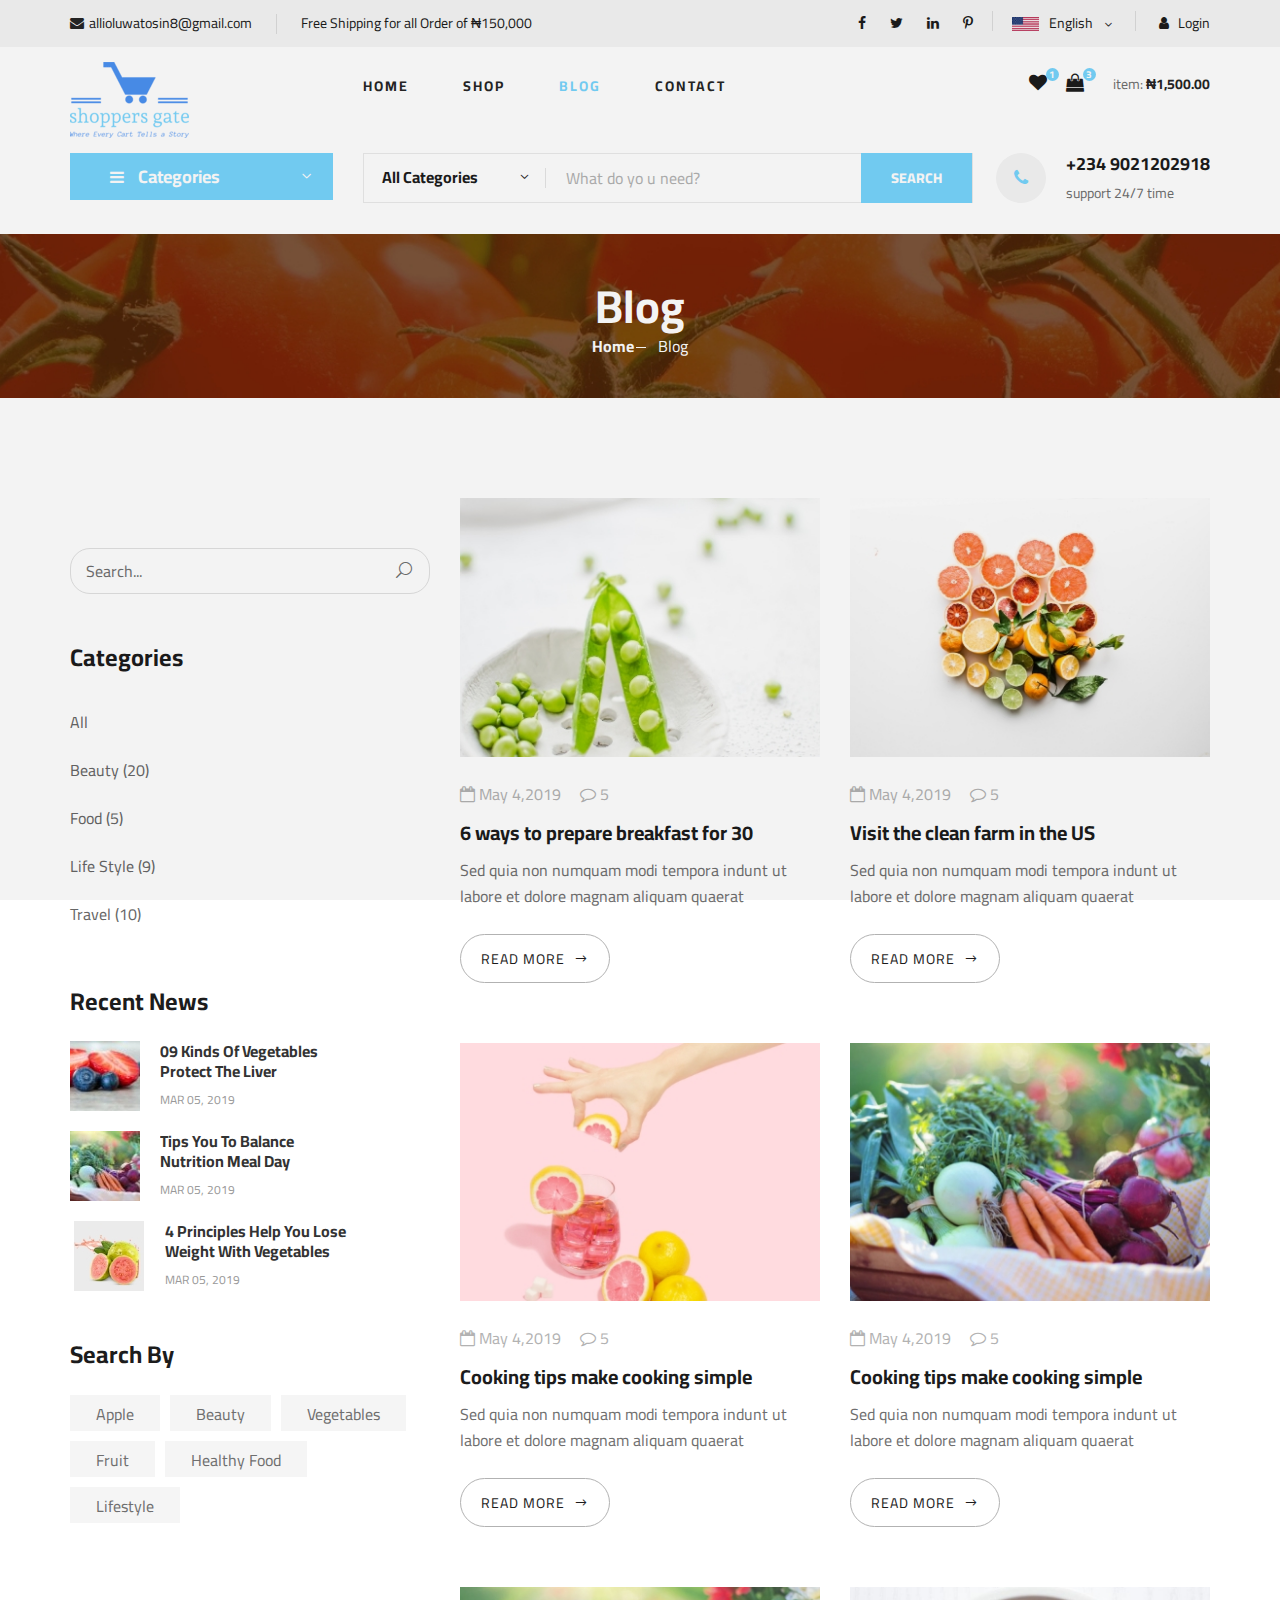
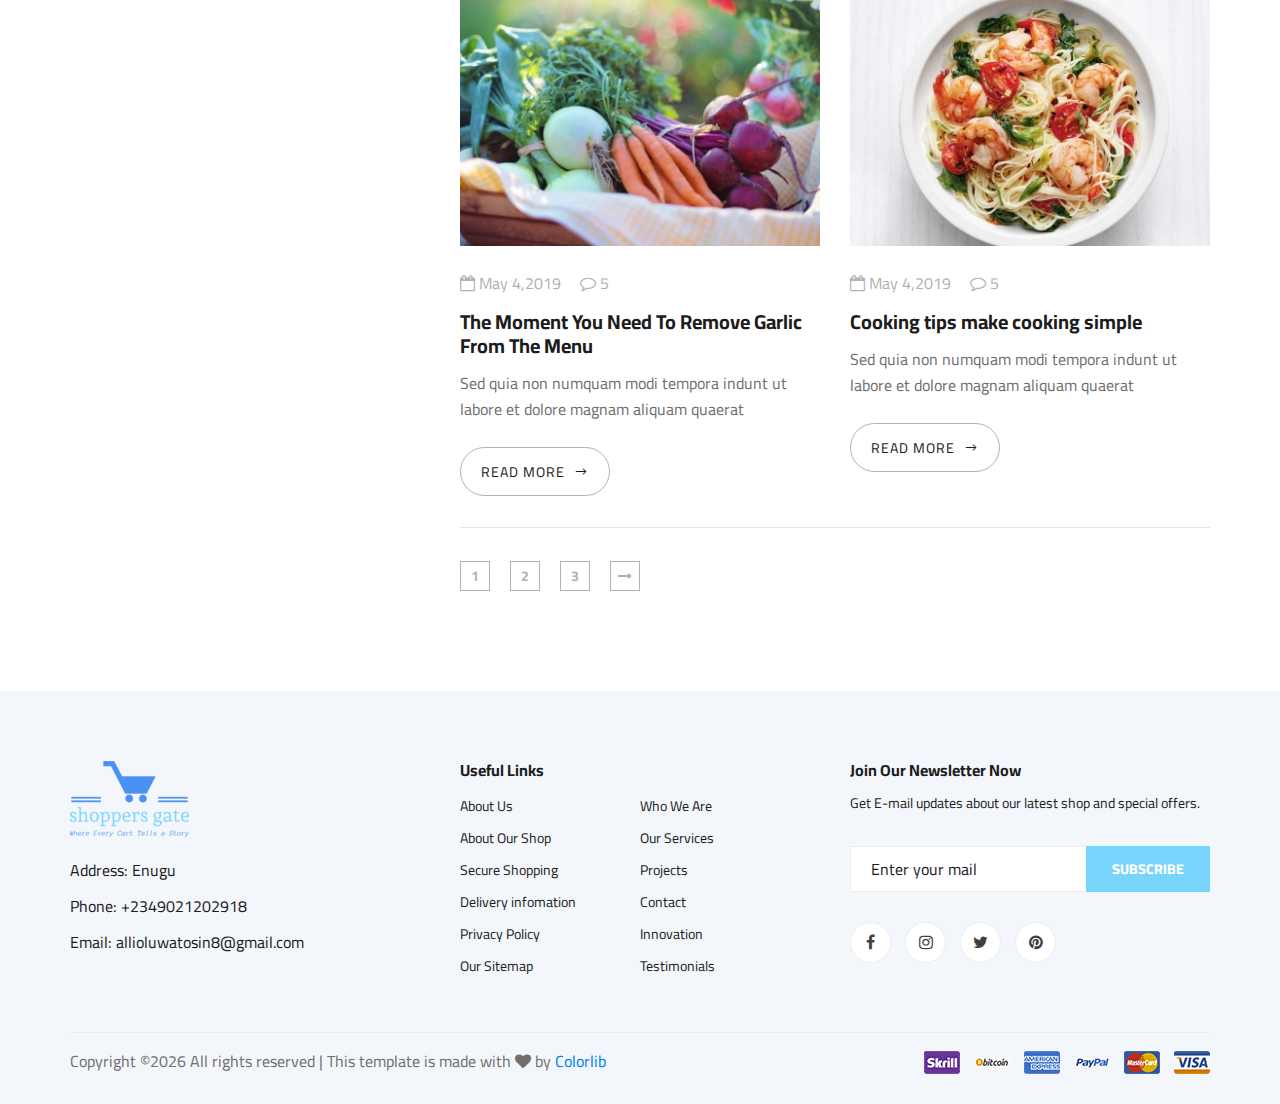
<file: blog.html>
<!DOCTYPE html>
<html lang="zxx">

<head>
    <meta charset="UTF-8">
    <meta name="description" content="ShoppersGate">
    <meta name="keywords" content="Ogani, unica, creative, html">
    <meta name="viewport" content="width=device-width, initial-scale=1.0">
    <meta http-equiv="X-UA-Compatible" content="ie=edge">
    <title>ShoppersGate | Blog</title>

    <!-- Google Font -->
    <link href="https://fonts.googleapis.com/css2?family=Cairo:wght@200;300;400;600;900&display=swap" rel="stylesheet">

    <!-- Css Styles -->
    <link rel="stylesheet" href="css/bootstrap.min.css" type="text/css">
    <link rel="stylesheet" href="css/font-awesome.min.css" type="text/css">
    <link rel="stylesheet" href="css/elegant-icons.css" type="text/css">
    <link rel="stylesheet" href="css/nice-select.css" type="text/css">
    <link rel="stylesheet" href="css/jquery-ui.min.css" type="text/css">
    <link rel="stylesheet" href="css/owl.carousel.min.css" type="text/css">
    <link rel="stylesheet" href="css/slicknav.min.css" type="text/css">
    <link rel="stylesheet" href="css/style.css" type="text/css">
</head>

<body>
    <!-- Page Preloder -->
    <div id="preloder">
        <div class="loader"></div>
    </div>

    <!-- Humberger Begin -->
    <div class="humberger__menu__overlay"></div>
    <div class="humberger__menu__wrapper">
        <div class="humberger__menu__logo">
            <a href="#"><img src="img/logo.png" alt=""></a>
        </div>
        <div class="humberger__menu__cart">
            <ul>
                <li><a href="#"><i class="fa fa-heart"></i> <span>1</span></a></li>
                <li><a href="../ogani-master/shoping-cart.html"><i class="fa fa-shopping-bag"></i> <span>3</span></a></li>
            </ul>
            <div class="header__cart__price">item: <span>₦1,500.00</span></div>
        </div>
        <div class="humberger__menu__widget">
            <div class="header__top__right__language">
                <img src="img/language.png" alt="">
                <div>English</div>
                <span class="arrow_carrot-down"></span>
                <ul>
                    <li><a href="#">Igbo</a></li>
                    <li><a href="#">English</a></li>
                </ul>
            </div>
            <div class="header__top__right__auth">
                <a href="../ogani-master/login-form-07/index.html"><i class="fa fa-user"></i> Login</a>
            </div>
        </div>
        <nav class="humberger__menu__nav mobile-menu">
            <ul>
                <li class="active"><a href="./index.html">Home</a></li>
                <li><a href="./shop-grid.html">Shop</a></li>
                <!--<li><a href="#">Pages</a>
                    <ul class="header__menu__dropdown">
                        <li><a href="./shop-details.html">Shop Details</a></li>
                        <li><a href="./shoping-cart.html">Shoping Cart</a></li>
                        <li><a href="./checkout.html">Check Out</a></li>
                        <li><a href="./blog-details.html">Blog Details</a></li>
                    </ul>
                </li>-->
                <li><a href="./blog.html">Blog</a></li>
                <li><a href="./contact.html">Contact</a></li>
            </ul>
        </nav>
        <div id="mobile-menu-wrap"></div>
        <div class="header__top__right__social">
            <a href="#"><i class="fa fa-facebook"></i></a>
            <a href="#"><i class="fa fa-twitter"></i></a>
            <a href="#"><i class="fa fa-linkedin"></i></a>
            <a href="#"><i class="fa fa-pinterest-p"></i></a>
        </div>
        <div class="humberger__menu__contact">
            <ul>
                <li><i class="fa fa-envelope"></i> allioluwatosin8@gmail.com</li>
                <li>Free Shipping for all Order of ₦150,000</li>
            </ul>
        </div>
    </div>
    <!-- Humberger End -->

    <!-- Header Section Begin -->
    <header class="header">
        <div class="header__top">
            <div class="container">
                <div class="row">
                    <div class="col-lg-6 col-md-6">
                        <div class="header__top__left">
                            <ul>
                                <li><i class="fa fa-envelope"></i>allioluwatosin8@gmail.com</li>
                                <li>Free Shipping for all Order of ₦150,000</li>
                            </ul>
                        </div>
                    </div>
                    <div class="col-lg-6 col-md-6">
                        <div class="header__top__right">
                            <div class="header__top__right__social">
                                <a href="#"><i class="fa fa-facebook"></i></a>
                                <a href="#"><i class="fa fa-twitter"></i></a>
                                <a href="#"><i class="fa fa-linkedin"></i></a>
                                <a href="#"><i class="fa fa-pinterest-p"></i></a>
                            </div>
                            <div class="header__top__right__language">
                                <img src="img/language.png" alt="">
                                <div>English</div>
                                <span class="arrow_carrot-down"></span>
                                <ul>
                                    <li><a href="#">Spanish</a></li>
                                    <li><a href="#">English</a></li>
                                </ul>
                            </div>
                            <div class="header__top__right__auth">
                                <a href="../ogani-master/login-form-07/index.html"><i class="fa fa-user"></i> Login</a>
                            </div>
                        </div>
                    </div>
                </div>
            </div>
        </div>
        <div class="container">
            <div class="row">
                <div class="col-lg-3">
                    <div class="header__logo">
                        <a href="./index.html"><img src="img/logo.png" alt=""></a>
                    </div>
                </div>
                <div class="col-lg-6">
                    <nav class="header__menu">
                        <ul>
                            <li><a href="./index.html">Home</a></li>
                            <li><a href="./shop-grid.html">Shop</a></li>
                            <!--<li><a href="#">Pages</a>
                                <ul class="header__menu__dropdown">
                                    <li><a href="./shop-details.html">Shop Details</a></li>
                                    <li><a href="./shoping-cart.html">Shoping Cart</a></li>
                                    <li><a href="./checkout.html">Check Out</a></li>
                                    <li><a href="./blog-details.html">Blog Details</a></li>
                                </ul>
                            </li>-->
                            <li class="active"><a href="./blog.html">Blog</a></li>
                            <li><a href="./contact.html">Contact</a></li>
                        </ul>
                    </nav>
                </div>
                <div class="col-lg-3">
                    <div class="header__cart">
                        <ul>
                            <li><a href="#"><i class="fa fa-heart"></i> <span>1</span></a></li>
                            <li><a href="../ogani-master/shoping-cart.html"><i class="fa fa-shopping-bag"></i> <span>3</span></a></li>
                        </ul>
                        <div class="header__cart__price">item: <span>₦1,500.00</span></div>
                    </div>
                </div>
            </div>
            <div class="humberger__open">
                <i class="fa fa-bars"></i>
            </div>
        </div>
    </header>
    <!-- Header Section End -->

    <!-- Hero Section Begin -->
    <section class="hero hero-normal">
        <div class="container">
            <div class="row">
                <div class="col-lg-3">
                    <div class="hero__categories">
                        <div class="hero__categories__all">
                            <i class="fa fa-bars"></i>
                            <span>Categories</span>
                        </div>
                        <ul>
                            <li><a href="#">Groceries & Essentials</a></li>
                            <li><a href="#">Fruits & Vegetables</a></li>
                            <li><a href="#">Meat, Seafood & Dairy</a></li>
                            <li><a href="#">Snacks & Beverages</a></li>
                            <li><a href="#">Home & Cleaning Supplies</a></li>
                            <li><a href="#">Health & Personal Care</a></li>
                            <li><a href="#">Baby & Kids</a></li>
                            <li><a href="#">Pet Supplies</a></li>
                            <li><a href="#">Electronics & Appliances</a></li>
                        </ul>
                        
                    </div>
                </div>
                <div class="col-lg-9">
                    <div class="hero__search">
                        <div class="hero__search__form">
                            <form action="#">
                                <div class="hero__search__categories">
                                    All Categories
                                    <span class="arrow_carrot-down"></span>
                                </div>
                                <input type="text" placeholder="What do yo u need?">
                                <button type="submit" class="site-btn">SEARCH</button>
                            </form>
                        </div>
                        <div class="hero__search__phone">
                            <div class="hero__search__phone__icon">
                                <i class="fa fa-phone"></i>
                            </div>
                            <div class="hero__search__phone__text">
                                <h5>+234 9021202918</h5>
                                <span>support 24/7 time</span>
                            </div>
                        </div>
                    </div>
                </div>
            </div>
        </div>
    </section>
    <!-- Hero Section End -->

    <!-- Breadcrumb Section Begin -->
    <section class="breadcrumb-section set-bg" data-setbg="img/breadcrumb.jpg">
        <div class="container">
            <div class="row">
                <div class="col-lg-12 text-center">
                    <div class="breadcrumb__text">
                        <h2>Blog</h2>
                        <div class="breadcrumb__option">
                            <a href="./index.html">Home</a>
                            <span>Blog</span>
                        </div>
                    </div>
                </div>
            </div>
        </div>
    </section>
    <!-- Breadcrumb Section End -->

    <!-- Blog Section Begin -->
    <section class="blog spad">
        <div class="container">
            <div class="row">
                <div class="col-lg-4 col-md-5">
                    <div class="blog__sidebar">
                        <div class="blog__sidebar__search">
                            <form action="#">
                                <input type="text" placeholder="Search...">
                                <button type="submit"><span class="icon_search"></span></button>
                            </form>
                        </div>
                        <div class="blog__sidebar__item">
                            <h4>Categories</h4>
                            <ul>
                                <li><a href="#">All</a></li>
                                <li><a href="#">Beauty (20)</a></li>
                                <li><a href="#">Food (5)</a></li>
                                <li><a href="#">Life Style (9)</a></li>
                                <li><a href="#">Travel (10)</a></li>
                            </ul>
                        </div>
                        <div class="blog__sidebar__item">
                            <h4>Recent News</h4>
                            <div class="blog__sidebar__recent">
                                <a href="#" class="blog__sidebar__recent__item">
                                    <div class="blog__sidebar__recent__item__pic">
                                        <img src="img/blog/sidebar/sr-1.jpg" alt="">
                                    </div>
                                    <div class="blog__sidebar__recent__item__text">
                                        <h6>09 Kinds Of Vegetables<br /> Protect The Liver</h6>
                                        <span>MAR 05, 2019</span>
                                    </div>
                                </a>
                                <a href="#" class="blog__sidebar__recent__item">
                                    <div class="blog__sidebar__recent__item__pic">
                                        <img src="img/blog/sidebar/sr-2.jpg" alt="">
                                    </div>
                                    <div class="blog__sidebar__recent__item__text">
                                        <h6>Tips You To Balance<br /> Nutrition Meal Day</h6>
                                        <span>MAR 05, 2019</span>
                                    </div>
                                </a>
                                <a href="#" class="blog__sidebar__recent__item">
                                    <div class="blog__sidebar__recent__item__pic">
                                        <img src="img/blog/sidebar/sr-3.jpg" alt="">
                                    </div>
                                    <div class="blog__sidebar__recent__item__text">
                                        <h6>4 Principles Help You Lose <br />Weight With Vegetables</h6>
                                        <span>MAR 05, 2019</span>
                                    </div>
                                </a>
                            </div>
                        </div>
                        <div class="blog__sidebar__item">
                            <h4>Search By</h4>
                            <div class="blog__sidebar__item__tags">
                                <a href="#">Apple</a>
                                <a href="#">Beauty</a>
                                <a href="#">Vegetables</a>
                                <a href="#">Fruit</a>
                                <a href="#">Healthy Food</a>
                                <a href="#">Lifestyle</a>
                            </div>
                        </div>
                    </div>
                </div>
                <div class="col-lg-8 col-md-7">
                    <div class="row">
                        <div class="col-lg-6 col-md-6 col-sm-6">
                            <div class="blog__item">
                                <div class="blog__item__pic">
                                    <img src="img/blog/blog-2.jpg" alt="">
                                </div>
                                <div class="blog__item__text">
                                    <ul>
                                        <li><i class="fa fa-calendar-o"></i> May 4,2019</li>
                                        <li><i class="fa fa-comment-o"></i> 5</li>
                                    </ul>
                                    <h5><a href="#">6 ways to prepare breakfast for 30</a></h5>
                                    <p>Sed quia non numquam modi tempora indunt ut labore et dolore magnam aliquam
                                        quaerat </p>
                                    <a href="#" class="blog__btn">READ MORE <span class="arrow_right"></span></a>
                                </div>
                            </div>
                        </div>
                        <div class="col-lg-6 col-md-6 col-sm-6">
                            <div class="blog__item">
                                <div class="blog__item__pic">
                                    <img src="img/blog/blog-3.jpg" alt="">
                                </div>
                                <div class="blog__item__text">
                                    <ul>
                                        <li><i class="fa fa-calendar-o"></i> May 4,2019</li>
                                        <li><i class="fa fa-comment-o"></i> 5</li>
                                    </ul>
                                    <h5><a href="#">Visit the clean farm in the US</a></h5>
                                    <p>Sed quia non numquam modi tempora indunt ut labore et dolore magnam aliquam
                                        quaerat </p>
                                    <a href="#" class="blog__btn">READ MORE <span class="arrow_right"></span></a>
                                </div>
                            </div>
                        </div>
                        <div class="col-lg-6 col-md-6 col-sm-6">
                            <div class="blog__item">
                                <div class="blog__item__pic">
                                    <img src="img/blog/blog-1.jpg" alt="">
                                </div>
                                <div class="blog__item__text">
                                    <ul>
                                        <li><i class="fa fa-calendar-o"></i> May 4,2019</li>
                                        <li><i class="fa fa-comment-o"></i> 5</li>
                                    </ul>
                                    <h5><a href="#">Cooking tips make cooking simple</a></h5>
                                    <p>Sed quia non numquam modi tempora indunt ut labore et dolore magnam aliquam
                                        quaerat </p>
                                    <a href="#" class="blog__btn">READ MORE <span class="arrow_right"></span></a>
                                </div>
                            </div>
                        </div>
                        <div class="col-lg-6 col-md-6 col-sm-6">
                            <div class="blog__item">
                                <div class="blog__item__pic">
                                    <img src="img/blog/blog-4.jpg" alt="">
                                </div>
                                <div class="blog__item__text">
                                    <ul>
                                        <li><i class="fa fa-calendar-o"></i> May 4,2019</li>
                                        <li><i class="fa fa-comment-o"></i> 5</li>
                                    </ul>
                                    <h5><a href="#">Cooking tips make cooking simple</a></h5>
                                    <p>Sed quia non numquam modi tempora indunt ut labore et dolore magnam aliquam
                                        quaerat </p>
                                    <a href="#" class="blog__btn">READ MORE <span class="arrow_right"></span></a>
                                </div>
                            </div>
                        </div>
                        <div class="col-lg-6 col-md-6 col-sm-6">
                            <div class="blog__item">
                                <div class="blog__item__pic">
                                    <img src="img/blog/blog-4.jpg" alt="">
                                </div>
                                <div class="blog__item__text">
                                    <ul>
                                        <li><i class="fa fa-calendar-o"></i> May 4,2019</li>
                                        <li><i class="fa fa-comment-o"></i> 5</li>
                                    </ul>
                                    <h5><a href="#">The Moment You Need To Remove Garlic From The Menu</a></h5>
                                    <p>Sed quia non numquam modi tempora indunt ut labore et dolore magnam aliquam
                                        quaerat </p>
                                    <a href="#" class="blog__btn">READ MORE <span class="arrow_right"></span></a>
                                </div>
                            </div>
                        </div>
                        <div class="col-lg-6 col-md-6 col-sm-6">
                            <div class="blog__item">
                                <div class="blog__item__pic">
                                    <img src="img/blog/blog-6.jpg" alt="">
                                </div>
                                <div class="blog__item__text">
                                    <ul>
                                        <li><i class="fa fa-calendar-o"></i> May 4,2019</li>
                                        <li><i class="fa fa-comment-o"></i> 5</li>
                                    </ul>
                                    <h5><a href="#">Cooking tips make cooking simple</a></h5>
                                    <p>Sed quia non numquam modi tempora indunt ut labore et dolore magnam aliquam
                                        quaerat </p>
                                    <a href="#" class="blog__btn">READ MORE <span class="arrow_right"></span></a>
                                </div>
                            </div>
                        </div>
                        <div class="col-lg-12">
                            <div class="product__pagination blog__pagination">
                                <a href="#">1</a>
                                <a href="#">2</a>
                                <a href="#">3</a>
                                <a href="#"><i class="fa fa-long-arrow-right"></i></a>
                            </div>
                        </div>
                    </div>
                </div>
            </div>
        </div>
    </section>
    <!-- Blog Section End -->

    <!-- Footer Section Begin -->
    <footer class="footer spad">
        <div class="container">
            <div class="row">
                <div class="col-lg-3 col-md-6 col-sm-6">
                    <div class="footer__about">
                        <div class="footer__about__logo">
                            <a href="./index.html"><img src="img/logo.png" alt=""></a>
                        </div>
                        <ul>
                            <li>Address: Enugu</li>
                            <li>Phone: +2349021202918</li>
                            <li>Email: allioluwatosin8@gmail.com</li>
                        </ul>
                    </div>
                </div>
                <div class="col-lg-4 col-md-6 col-sm-6 offset-lg-1">
                    <div class="footer__widget">
                        <h6>Useful Links</h6>
                        <ul>
                            <li><a href="#">About Us</a></li>
                            <li><a href="#">About Our Shop</a></li>
                            <li><a href="#">Secure Shopping</a></li>
                            <li><a href="#">Delivery infomation</a></li>
                            <li><a href="#">Privacy Policy</a></li>
                            <li><a href="#">Our Sitemap</a></li>
                        </ul>
                        <ul>
                            <li><a href="#">Who We Are</a></li>
                            <li><a href="#">Our Services</a></li>
                            <li><a href="#">Projects</a></li>
                            <li><a href="#">Contact</a></li>
                            <li><a href="#">Innovation</a></li>
                            <li><a href="#">Testimonials</a></li>
                        </ul>
                    </div>
                </div>
                <div class="col-lg-4 col-md-12">
                    <div class="footer__widget">
                        <h6>Join Our Newsletter Now</h6>
                        <p>Get E-mail updates about our latest shop and special offers.</p>
                        <form action="#">
                            <input type="text" placeholder="Enter your mail">
                            <button type="submit" class="site-btn">Subscribe</button>
                        </form>
                        <div class="footer__widget__social">
                            <a href="#"><i class="fa fa-facebook"></i></a>
                            <a href="#"><i class="fa fa-instagram"></i></a>
                            <a href="#"><i class="fa fa-twitter"></i></a>
                            <a href="#"><i class="fa fa-pinterest"></i></a>
                        </div>
                    </div>
                </div>
            </div>
            <div class="row">
                <div class="col-lg-12">
                    <div class="footer__copyright">
                        <div class="footer__copyright__text"><p><!-- Link back to Colorlib can't be removed. Template is licensed under CC BY 3.0. -->
  Copyright &copy;<script>document.write(new Date().getFullYear());</script> All rights reserved | This template is made with <i class="fa fa-heart" aria-hidden="true"></i> by <a href="https://colorlib.com" target="_blank">Colorlib</a>
  <!-- Link back to Colorlib can't be removed. Template is licensed under CC BY 3.0. --></p></div>
                        <div class="footer__copyright__payment"><img src="img/payment-item.png" alt=""></div>
                    </div>
                </div>
            </div>
        </div>
    </footer>
    <!-- Footer Section End -->

    <!-- Js Plugins -->
    <script src="js/jquery-3.3.1.min.js"></script>
    <script src="js/bootstrap.min.js"></script>
    <script src="js/jquery.nice-select.min.js"></script>
    <script src="js/jquery-ui.min.js"></script>
    <script src="js/jquery.slicknav.js"></script>
    <script src="js/mixitup.min.js"></script>
    <script src="js/owl.carousel.min.js"></script>
    <script src="js/main.js"></script>



</body>

</html>
</file>
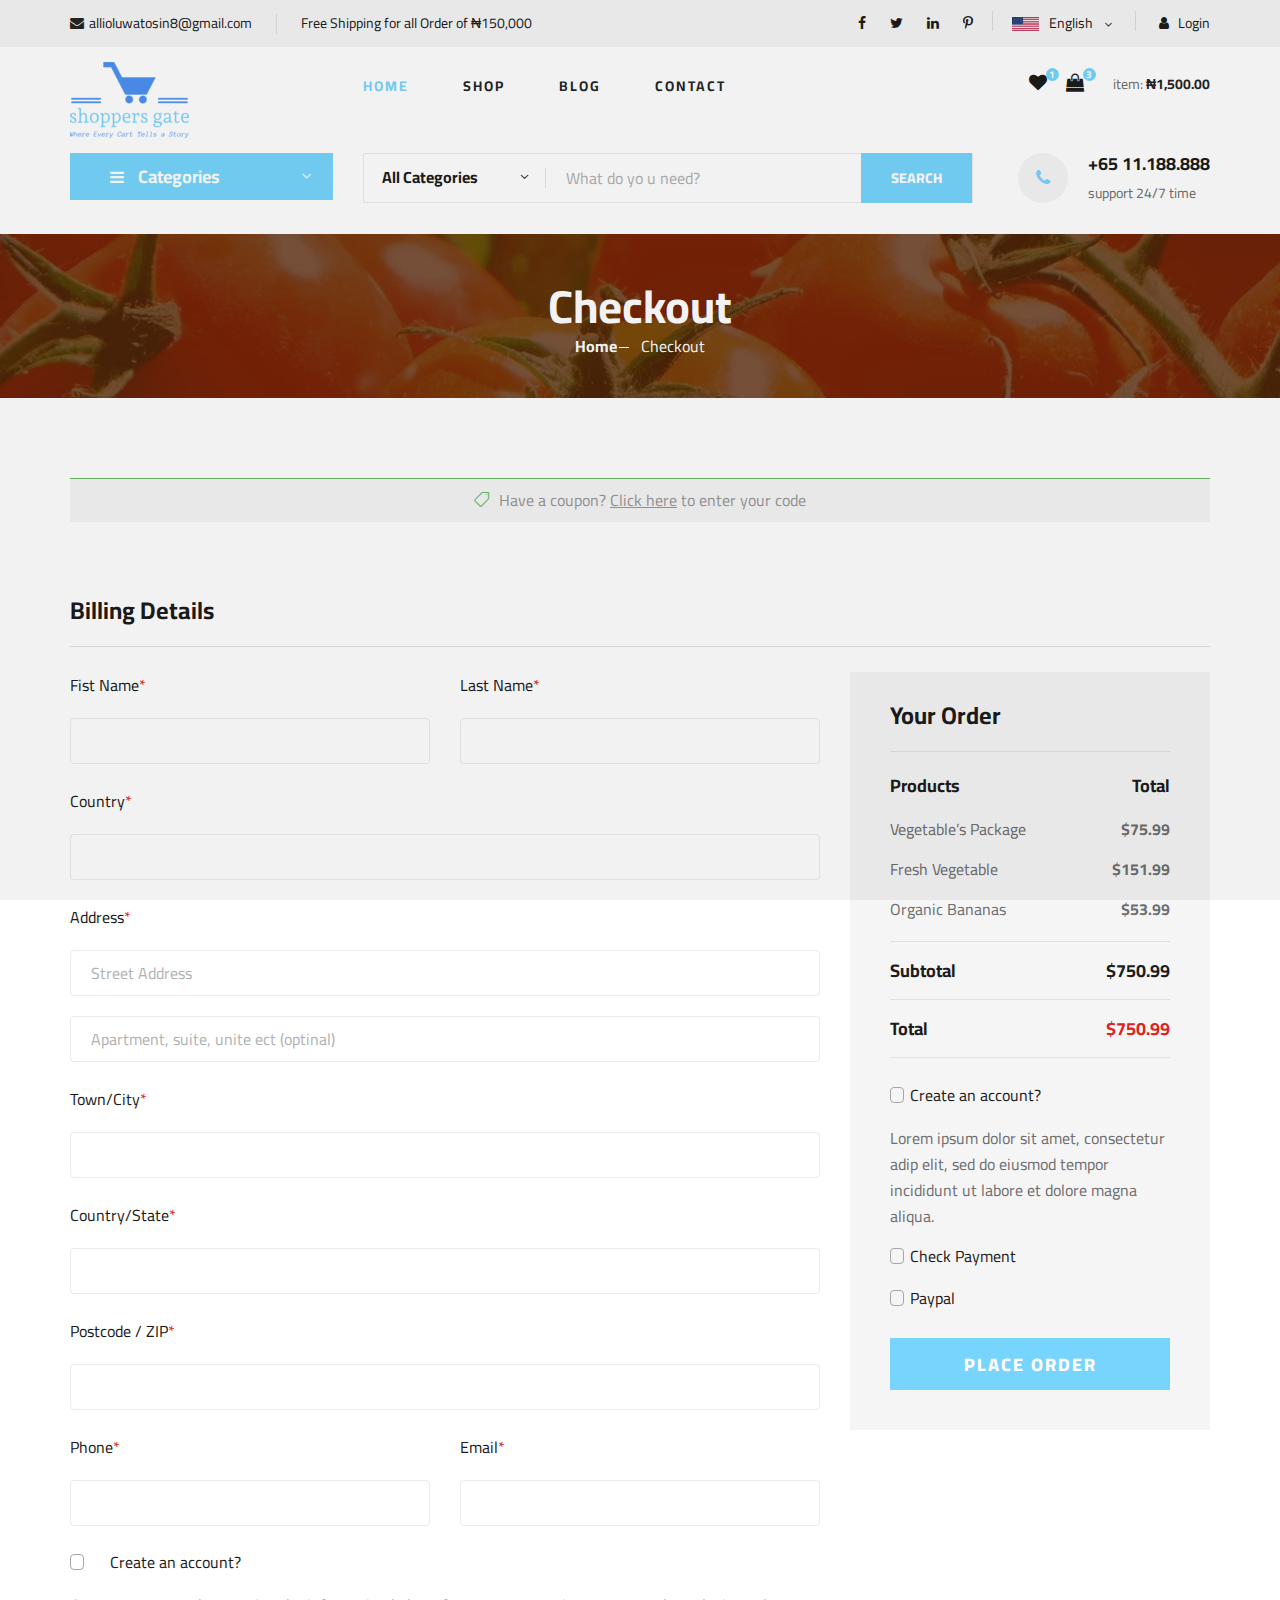
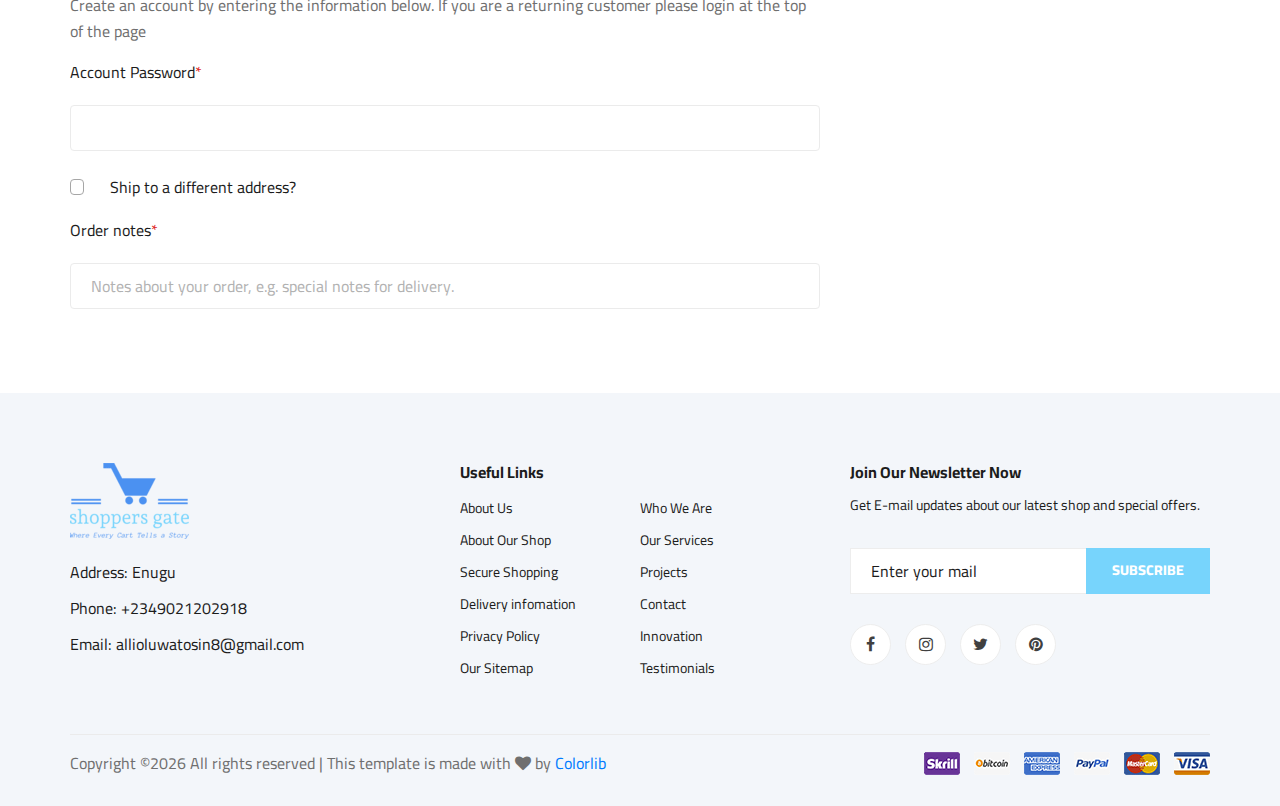
<file: checkout.html>
<!DOCTYPE html>
<html lang="zxx">

<head>
    <meta charset="UTF-8">
    <meta name="description" content="ShoppersGate">
    <meta name="keywords" content="Ogani, unica, creative, html">
    <meta name="viewport" content="width=device-width, initial-scale=1.0">
    <meta http-equiv="X-UA-Compatible" content="ie=edge">
    <title>ShoppersGate | Checkout</title>

    <!-- Google Font -->
    <link href="https://fonts.googleapis.com/css2?family=Cairo:wght@200;300;400;600;900&display=swap" rel="stylesheet">

    <!-- Css Styles -->
    <link rel="stylesheet" href="css/bootstrap.min.css" type="text/css">
    <link rel="stylesheet" href="css/font-awesome.min.css" type="text/css">
    <link rel="stylesheet" href="css/elegant-icons.css" type="text/css">
    <link rel="stylesheet" href="css/nice-select.css" type="text/css">
    <link rel="stylesheet" href="css/jquery-ui.min.css" type="text/css">
    <link rel="stylesheet" href="css/owl.carousel.min.css" type="text/css">
    <link rel="stylesheet" href="css/slicknav.min.css" type="text/css">
    <link rel="stylesheet" href="css/style.css" type="text/css">
</head>

<body>
    <!-- Page Preloder -->
    <div id="preloder">
        <div class="loader"></div>
    </div>

    <!-- Humberger Begin -->
    <div class="humberger__menu__overlay"></div>
    <div class="humberger__menu__wrapper">
        <div class="humberger__menu__logo">
            <a href="#"><img src="img/logo.png" alt=""></a>
        </div>
        <div class="humberger__menu__cart">
            <ul>
                <li><a href="#"><i class="fa fa-heart"></i> <span>1</span></a></li>
                <li><a href="../ogani-master/shoping-cart.html"><i class="fa fa-shopping-bag"></i> <span>3</span></a></li>
            </ul>
            <div class="header__cart__price">item: <span>₦1,500.00</span></div>
        </div>
        <div class="humberger__menu__widget">
            <div class="header__top__right__language">
                <img src="img/language.png" alt="">
                <div>English</div>
                <span class="arrow_carrot-down"></span>
                <ul>
                    <li><a href="#">Igbo</a></li>
                    <li><a href="#">English</a></li>
                </ul>
            </div>
            <div class="header__top__right__auth">
                <a href="../ogani-master/login-form-07/index.html"><i class="fa fa-user"></i> Login</a>
            </div>
        </div>
        <nav class="humberger__menu__nav mobile-menu">
            <ul>
                <li class="active"><a href="./index.html">Home</a></li>
                <li><a href="./shop-grid.html">Shop</a></li>
                <!--<li><a href="#">Pages</a>
                    <ul class="header__menu__dropdown">
                        <li><a href="./shop-details.html">Shop Details</a></li>
                        <li><a href="./shoping-cart.html">Shoping Cart</a></li>
                        <li><a href="./checkout.html">Check Out</a></li>
                        <li><a href="./blog-details.html">Blog Details</a></li>
                    </ul>
                </li>-->
                <li><a href="./blog.html">Blog</a></li>
                <li><a href="./contact.html">Contact</a></li>
            </ul>
        </nav>
        <div id="mobile-menu-wrap"></div>
        <div class="header__top__right__social">
            <a href="#"><i class="fa fa-facebook"></i></a>
            <a href="#"><i class="fa fa-twitter"></i></a>
            <a href="#"><i class="fa fa-linkedin"></i></a>
            <a href="#"><i class="fa fa-pinterest-p"></i></a>
        </div>
        <div class="humberger__menu__contact">
            <ul>
                <li><i class="fa fa-envelope"></i> allioluwatosin8@gmail.com</li>
                <li>Free Shipping for all Order of ₦150,000</li>
            </ul>
        </div>
    </div>
    <!-- Humberger End -->

    <!-- Header Section Begin -->
    <header class="header">
        <div class="header__top">
            <div class="container">
                <div class="row">
                    <div class="col-lg-6 col-md-6">
                        <div class="header__top__left">
                            <ul>
                                <li><i class="fa fa-envelope"></i>allioluwatosin8@gmail.com</li>
                                <li>Free Shipping for all Order of ₦150,000</li>
                            </ul>
                        </div>
                    </div>
                    <div class="col-lg-6 col-md-6">
                        <div class="header__top__right">
                            <div class="header__top__right__social">
                                <a href="#"><i class="fa fa-facebook"></i></a>
                                <a href="#"><i class="fa fa-twitter"></i></a>
                                <a href="#"><i class="fa fa-linkedin"></i></a>
                                <a href="#"><i class="fa fa-pinterest-p"></i></a>
                            </div>
                            <div class="header__top__right__language">
                                <img src="img/language.png" alt="">
                                <div>English</div>
                                <span class="arrow_carrot-down"></span>
                                <ul>
                                    <li><a href="#">Spanish</a></li>
                                    <li><a href="#">English</a></li>
                                </ul>
                            </div>
                            <div class="header__top__right__auth">
                                <a href="../ogani-master/login-form-07/index.html"><i class="fa fa-user"></i> Login</a>
                            </div>
                        </div>
                    </div>
                </div>
            </div>
        </div>
        <div class="container">
            <div class="row">
                <div class="col-lg-3">
                    <div class="header__logo">
                        <a href="./index.html"><img src="img/logo.png" alt=""></a>
                    </div>
                </div>
                <div class="col-lg-6">
                    <nav class="header__menu">
                        <ul>
                            <li class="active"><a href="./index.html">Home</a></li>
                            <li><a href="./shop-grid.html">Shop</a></li>
                            <!--<li><a href="#">Pages</a>
                                <ul class="header__menu__dropdown">
                                    <li><a href="./shop-details.html">Shop Details</a></li>
                                    <li><a href="./shoping-cart.html">Shoping Cart</a></li>
                                    <li><a href="./checkout.html">Check Out</a></li>
                                    <li><a href="./blog-details.html">Blog Details</a></li>
                                </ul>
                            </li>-->
                            <li><a href="./blog.html">Blog</a></li>
                            <li><a href="./contact.html">Contact</a></li>
                        </ul>
                    </nav>
                </div>
                <div class="col-lg-3">
                    <div class="header__cart">
                        <ul>
                            <li><a href="#"><i class="fa fa-heart"></i> <span>1</span></a></li>
                            <li><a href="../ogani-master/shoping-cart.html"><i class="fa fa-shopping-bag"></i> <span>3</span></a></li>
                        </ul>
                        <div class="header__cart__price">item: <span>₦1,500.00</span></div>
                    </div>
                </div>
            </div>
            <div class="humberger__open">
                <i class="fa fa-bars"></i>
            </div>
        </div>
    </header>
    <!-- Header Section End -->

    <!-- Hero Section Begin -->
    <section class="hero hero-normal">
        <div class="container">
            <div class="row">
                <div class="col-lg-3">
                    <div class="hero__categories">
                        <div class="hero__categories__all">
                            <i class="fa fa-bars"></i>
                            <span>Categories</span>
                        </div>
                        <ul>
                            <li><a href="#">Groceries & Essentials</a></li>
                            <li><a href="#">Fruits & Vegetables</a></li>
                            <li><a href="#">Meat, Seafood & Dairy</a></li>
                            <li><a href="#">Snacks & Beverages</a></li>
                            <li><a href="#">Home & Cleaning Supplies</a></li>
                            <li><a href="#">Health & Personal Care</a></li>
                            <li><a href="#">Baby & Kids</a></li>
                            <li><a href="#">Pet Supplies</a></li>
                            <li><a href="#">Electronics & Appliances</a></li>
                        </ul>
                        
                    </div>
                </div>
                <div class="col-lg-9">
                    <div class="hero__search">
                        <div class="hero__search__form">
                            <form action="#">
                                <div class="hero__search__categories">
                                    All Categories
                                    <span class="arrow_carrot-down"></span>
                                </div>
                                <input type="text" placeholder="What do yo u need?">
                                <button type="submit" class="site-btn">SEARCH</button>
                            </form>
                        </div>
                        <div class="hero__search__phone">
                            <div class="hero__search__phone__icon">
                                <i class="fa fa-phone"></i>
                            </div>
                            <div class="hero__search__phone__text">
                                <h5>+65 11.188.888</h5>
                                <span>support 24/7 time</span>
                            </div>
                        </div>
                    </div>
                </div>
            </div>
        </div>
    </section>
    <!-- Hero Section End -->

    <!-- Breadcrumb Section Begin -->
    <section class="breadcrumb-section set-bg" data-setbg="img/breadcrumb.jpg">
        <div class="container">
            <div class="row">
                <div class="col-lg-12 text-center">
                    <div class="breadcrumb__text">
                        <h2>Checkout</h2>
                        <div class="breadcrumb__option">
                            <a href="./index.html">Home</a>
                            <span>Checkout</span>
                        </div>
                    </div>
                </div>
            </div>
        </div>
    </section>
    <!-- Breadcrumb Section End -->

    <!-- Checkout Section Begin -->
    <section class="checkout spad">
        <div class="container">
            <div class="row">
                <div class="col-lg-12">
                    <h6><span class="icon_tag_alt"></span> Have a coupon? <a href="#">Click here</a> to enter your code
                    </h6>
                </div>
            </div>
            <div class="checkout__form">
                <h4>Billing Details</h4>
                <form action="#">
                    <div class="row">
                        <div class="col-lg-8 col-md-6">
                            <div class="row">
                                <div class="col-lg-6">
                                    <div class="checkout__input">
                                        <p>Fist Name<span>*</span></p>
                                        <input type="text">
                                    </div>
                                </div>
                                <div class="col-lg-6">
                                    <div class="checkout__input">
                                        <p>Last Name<span>*</span></p>
                                        <input type="text">
                                    </div>
                                </div>
                            </div>
                            <div class="checkout__input">
                                <p>Country<span>*</span></p>
                                <input type="text">
                            </div>
                            <div class="checkout__input">
                                <p>Address<span>*</span></p>
                                <input type="text" placeholder="Street Address" class="checkout__input__add">
                                <input type="text" placeholder="Apartment, suite, unite ect (optinal)">
                            </div>
                            <div class="checkout__input">
                                <p>Town/City<span>*</span></p>
                                <input type="text">
                            </div>
                            <div class="checkout__input">
                                <p>Country/State<span>*</span></p>
                                <input type="text">
                            </div>
                            <div class="checkout__input">
                                <p>Postcode / ZIP<span>*</span></p>
                                <input type="text">
                            </div>
                            <div class="row">
                                <div class="col-lg-6">
                                    <div class="checkout__input">
                                        <p>Phone<span>*</span></p>
                                        <input type="text">
                                    </div>
                                </div>
                                <div class="col-lg-6">
                                    <div class="checkout__input">
                                        <p>Email<span>*</span></p>
                                        <input type="text">
                                    </div>
                                </div>
                            </div>
                            <div class="checkout__input__checkbox">
                                <label for="acc">
                                    Create an account?
                                    <input type="checkbox" id="acc">
                                    <span class="checkmark"></span>
                                </label>
                            </div>
                            <p>Create an account by entering the information below. If you are a returning customer
                                please login at the top of the page</p>
                            <div class="checkout__input">
                                <p>Account Password<span>*</span></p>
                                <input type="text">
                            </div>
                            <div class="checkout__input__checkbox">
                                <label for="diff-acc">
                                    Ship to a different address?
                                    <input type="checkbox" id="diff-acc">
                                    <span class="checkmark"></span>
                                </label>
                            </div>
                            <div class="checkout__input">
                                <p>Order notes<span>*</span></p>
                                <input type="text"
                                    placeholder="Notes about your order, e.g. special notes for delivery.">
                            </div>
                        </div>
                        <div class="col-lg-4 col-md-6">
                            <div class="checkout__order">
                                <h4>Your Order</h4>
                                <div class="checkout__order__products">Products <span>Total</span></div>
                                <ul>
                                    <li>Vegetable’s Package <span>$75.99</span></li>
                                    <li>Fresh Vegetable <span>$151.99</span></li>
                                    <li>Organic Bananas <span>$53.99</span></li>
                                </ul>
                                <div class="checkout__order__subtotal">Subtotal <span>$750.99</span></div>
                                <div class="checkout__order__total">Total <span>$750.99</span></div>
                                <div class="checkout__input__checkbox">
                                    <label for="acc-or">
                                        Create an account?
                                        <input type="checkbox" id="acc-or">
                                        <span class="checkmark"></span>
                                    </label>
                                </div>
                                <p>Lorem ipsum dolor sit amet, consectetur adip elit, sed do eiusmod tempor incididunt
                                    ut labore et dolore magna aliqua.</p>
                                <div class="checkout__input__checkbox">
                                    <label for="payment">
                                        Check Payment
                                        <input type="checkbox" id="payment">
                                        <span class="checkmark"></span>
                                    </label>
                                </div>
                                <div class="checkout__input__checkbox">
                                    <label for="paypal">
                                        Paypal
                                        <input type="checkbox" id="paypal">
                                        <span class="checkmark"></span>
                                    </label>
                                </div>
                                <button type="submit" class="site-btn">PLACE ORDER</button>
                            </div>
                        </div>
                    </div>
                </form>
            </div>
        </div>
    </section>
    <!-- Checkout Section End -->

    <!-- Footer Section Begin -->
    <footer class="footer spad">
        <div class="container">
            <div class="row">
                <div class="col-lg-3 col-md-6 col-sm-6">
                    <div class="footer__about">
                        <div class="footer__about__logo">
                            <a href="./index.html"><img src="img/logo.png" alt=""></a>
                        </div>
                        <ul>
                            <li>Address: Enugu</li>
                            <li>Phone: +2349021202918</li>
                            <li>Email: allioluwatosin8@gmail.com</li>
                        </ul>
                    </div>
                </div>
                <div class="col-lg-4 col-md-6 col-sm-6 offset-lg-1">
                    <div class="footer__widget">
                        <h6>Useful Links</h6>
                        <ul>
                            <li><a href="#">About Us</a></li>
                            <li><a href="#">About Our Shop</a></li>
                            <li><a href="#">Secure Shopping</a></li>
                            <li><a href="#">Delivery infomation</a></li>
                            <li><a href="#">Privacy Policy</a></li>
                            <li><a href="#">Our Sitemap</a></li>
                        </ul>
                        <ul>
                            <li><a href="#">Who We Are</a></li>
                            <li><a href="#">Our Services</a></li>
                            <li><a href="#">Projects</a></li>
                            <li><a href="#">Contact</a></li>
                            <li><a href="#">Innovation</a></li>
                            <li><a href="#">Testimonials</a></li>
                        </ul>
                    </div>
                </div>
                <div class="col-lg-4 col-md-12">
                    <div class="footer__widget">
                        <h6>Join Our Newsletter Now</h6>
                        <p>Get E-mail updates about our latest shop and special offers.</p>
                        <form action="#">
                            <input type="text" placeholder="Enter your mail">
                            <button type="submit" class="site-btn">Subscribe</button>
                        </form>
                        <div class="footer__widget__social">
                            <a href="#"><i class="fa fa-facebook"></i></a>
                            <a href="#"><i class="fa fa-instagram"></i></a>
                            <a href="#"><i class="fa fa-twitter"></i></a>
                            <a href="#"><i class="fa fa-pinterest"></i></a>
                        </div>
                    </div>
                </div>
            </div>
            <div class="row">
                <div class="col-lg-12">
                    <div class="footer__copyright">
                        <div class="footer__copyright__text"><p><!-- Link back to Colorlib can't be removed. Template is licensed under CC BY 3.0. -->
  Copyright &copy;<script>document.write(new Date().getFullYear());</script> All rights reserved | This template is made with <i class="fa fa-heart" aria-hidden="true"></i> by <a href="https://colorlib.com" target="_blank">Colorlib</a>
  <!-- Link back to Colorlib can't be removed. Template is licensed under CC BY 3.0. --></p></div>
                        <div class="footer__copyright__payment"><img src="img/payment-item.png" alt=""></div>
                    </div>
                </div>
            </div>
        </div>
    </footer>
    <!-- Footer Section End -->

    <!-- Js Plugins -->
    <script src="js/jquery-3.3.1.min.js"></script>
    <script src="js/bootstrap.min.js"></script>
    <script src="js/jquery.nice-select.min.js"></script>
    <script src="js/jquery-ui.min.js"></script>
    <script src="js/jquery.slicknav.js"></script>
    <script src="js/mixitup.min.js"></script>
    <script src="js/owl.carousel.min.js"></script>
    <script src="js/main.js"></script>

 

</body>

</html>
</file>
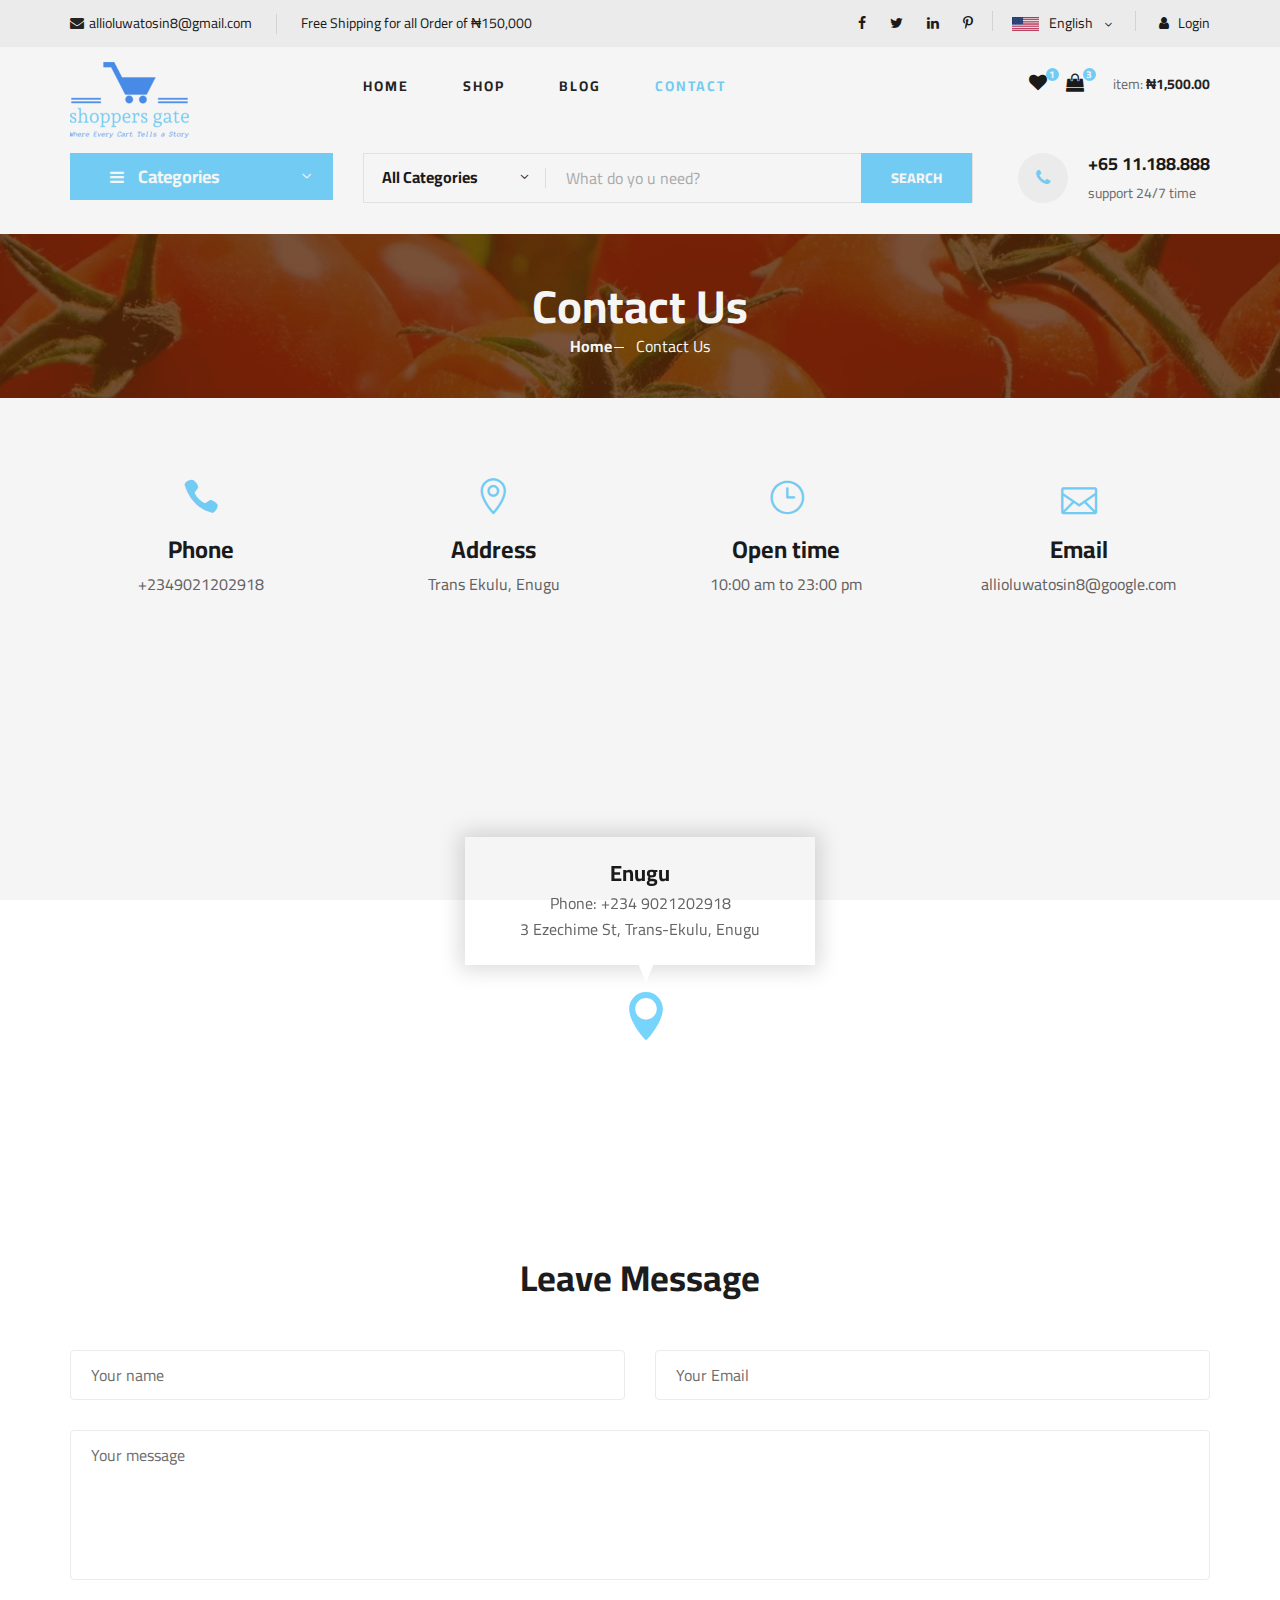
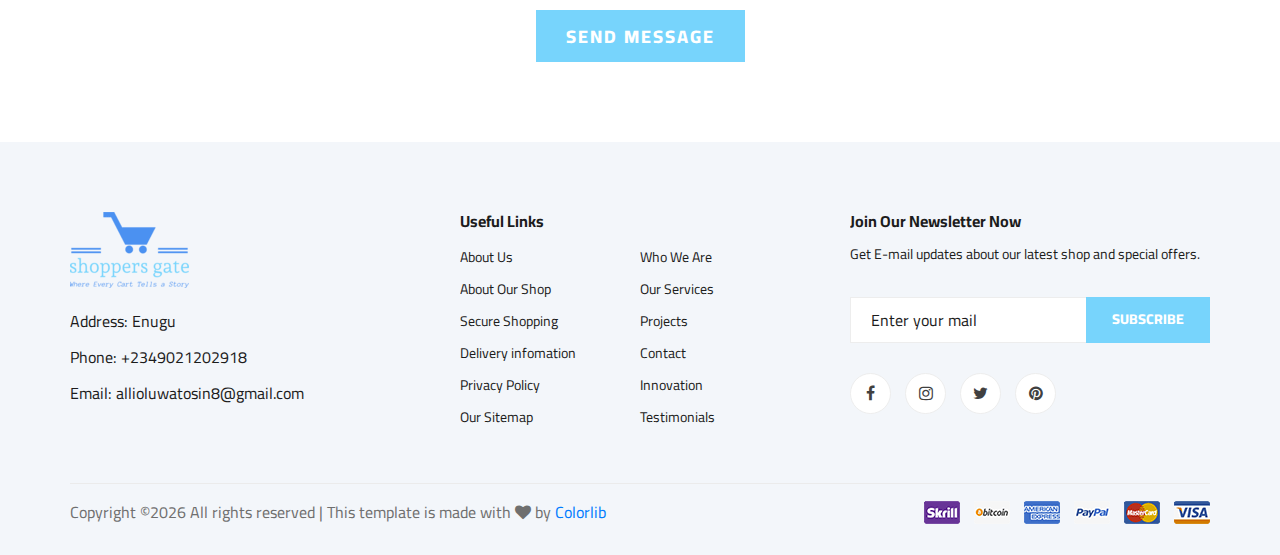
<file: contact.html>
<!DOCTYPE html>
<html lang="zxx">

<head>
    <meta charset="UTF-8">
    <meta name="description" content="ShoppersGate">
    <meta name="keywords" content="Ogani, unica, creative, html">
    <meta name="viewport" content="width=device-width, initial-scale=1.0">
    <meta http-equiv="X-UA-Compatible" content="ie=edge">
    <title>ShoppersGate | Contact</title>

    <!-- Google Font -->
    <link href="https://fonts.googleapis.com/css2?family=Cairo:wght@200;300;400;600;900&display=swap" rel="stylesheet">

    <!-- Css Styles -->
    <link rel="stylesheet" href="css/bootstrap.min.css" type="text/css">
    <link rel="stylesheet" href="css/font-awesome.min.css" type="text/css">
    <link rel="stylesheet" href="css/elegant-icons.css" type="text/css">
    <link rel="stylesheet" href="css/nice-select.css" type="text/css">
    <link rel="stylesheet" href="css/jquery-ui.min.css" type="text/css">
    <link rel="stylesheet" href="css/owl.carousel.min.css" type="text/css">
    <link rel="stylesheet" href="css/slicknav.min.css" type="text/css">
    <link rel="stylesheet" href="css/style.css" type="text/css">
</head>

<body>
    <!-- Page Preloder -->
    <div id="preloder">
        <div class="loader"></div>
    </div>

    <!-- Humberger Begin -->
    <div class="humberger__menu__overlay"></div>
    <div class="humberger__menu__wrapper">
        <div class="humberger__menu__logo">
            <a href="#"><img src="img/logo.png" alt=""></a>
        </div>
        <div class="humberger__menu__cart">
            <ul>
                <li><a href="#"><i class="fa fa-heart"></i> <span>1</span></a></li>
                <li><a href="../ogani-master/shoping-cart.html"><i class="fa fa-shopping-bag"></i> <span>3</span></a></li>
            </ul>
            <div class="header__cart__price">item: <span>₦1,500.00</span></div>
        </div>
        <div class="humberger__menu__widget">
            <div class="header__top__right__language">
                <img src="img/language.png" alt="">
                <div>English</div>
                <span class="arrow_carrot-down"></span>
                <ul>
                    <li><a href="#">Igbo</a></li>
                    <li><a href="#">English</a></li>
                </ul>
            </div>
            <div class="header__top__right__auth">
                <a href="../ogani-master/login-form-07/index.html"><i class="fa fa-user"></i> Login</a>
            </div>
        </div>
        <nav class="humberger__menu__nav mobile-menu">
            <ul>
                <li><a href="./index.html">Home</a></li>
                <li><a href="./shop-grid.html">Shop</a></li>
                <!--<li><a href="#">Pages</a>
                    <ul class="header__menu__dropdown">
                        <li><a href="./shop-details.html">Shop Details</a></li>
                        <li><a href="./shoping-cart.html">Shoping Cart</a></li>
                        <li><a href="./checkout.html">Check Out</a></li>
                        <li><a href="./blog-details.html">Blog Details</a></li>
                    </ul>
                </li>-->
                <li><a href="./blog.html">Blog</a></li>
                <li class="active"><a href="./contact.html">Contact</a></li>
            </ul>
        </nav>
        <div id="mobile-menu-wrap"></div>
        <div class="header__top__right__social">
            <a href="#"><i class="fa fa-facebook"></i></a>
            <a href="#"><i class="fa fa-twitter"></i></a>
            <a href="#"><i class="fa fa-linkedin"></i></a>
            <a href="#"><i class="fa fa-pinterest-p"></i></a>
        </div>
        <div class="humberger__menu__contact">
            <ul>
                <li><i class="fa fa-envelope"></i> allioluwatosin8@gmail.com</li>
                <li>Free Shipping for all Order of ₦150,000</li>
            </ul>
        </div>
    </div>
    <!-- Humberger End -->

    <!-- Header Section Begin -->
    <header class="header">
        <div class="header__top">
            <div class="container">
                <div class="row">
                    <div class="col-lg-6 col-md-6">
                        <div class="header__top__left">
                            <ul>
                                <li><i class="fa fa-envelope"></i>allioluwatosin8@gmail.com</li>
                                <li>Free Shipping for all Order of ₦150,000</li>
                            </ul>
                        </div>
                    </div>
                    <div class="col-lg-6 col-md-6">
                        <div class="header__top__right">
                            <div class="header__top__right__social">
                                <a href="#"><i class="fa fa-facebook"></i></a>
                                <a href="#"><i class="fa fa-twitter"></i></a>
                                <a href="#"><i class="fa fa-linkedin"></i></a>
                                <a href="#"><i class="fa fa-pinterest-p"></i></a>
                            </div>
                            <div class="header__top__right__language">
                                <img src="img/language.png" alt="">
                                <div>English</div>
                                <span class="arrow_carrot-down"></span>
                                <ul>
                                    <li><a href="#">Spanish</a></li>
                                    <li><a href="#">English</a></li>
                                </ul>
                            </div>
                            <div class="header__top__right__auth">
                                <a href="../ogani-master/login-form-07/index.html"><i class="fa fa-user"></i> Login</a>
                            </div>
                        </div>
                    </div>
                </div>
            </div>
        </div>
        <div class="container">
            <div class="row">
                <div class="col-lg-3">
                    <div class="header__logo">
                        <a href="./index.html"><img src="img/logo.png" alt=""></a>
                    </div>
                </div>
                <div class="col-lg-6">
                    <nav class="header__menu">
                        <ul>
                            <li><a href="./index.html">Home</a></li>
                            <li><a href="./shop-grid.html">Shop</a></li>
                            <!--<li><a href="#">Pages</a>
                                <ul class="header__menu__dropdown">
                                    <li><a href="./shop-details.html">Shop Details</a></li>
                                    <li><a href="./shoping-cart.html">Shoping Cart</a></li>
                                    <li><a href="./checkout.html">Check Out</a></li>
                                    <li><a href="./blog-details.html">Blog Details</a></li>
                                </ul>
                            </li>-->
                            <li><a href="./blog.html">Blog</a></li>
                            <li class="active"><a href="./contact.html">Contact</a></li>
                        </ul>
                    </nav>
                </div>
                <div class="col-lg-3">
                    <div class="header__cart">
                        <ul>
                            <li><a href="#"><i class="fa fa-heart"></i> <span>1</span></a></li>
                            <li><a href="../ogani-master/shoping-cart.html"><i class="fa fa-shopping-bag"></i> <span>3</span></a></li>
                        </ul>
                        <div class="header__cart__price">item: <span>₦1,500.00</span></div>
                    </div>
                </div>
            </div>
            <div class="humberger__open">
                <i class="fa fa-bars"></i>
            </div>
        </div>
    </header>
    <!-- Header Section End -->

    <!-- Hero Section Begin -->
    <section class="hero hero-normal">
        <div class="container">
            <div class="row">
                <div class="col-lg-3">
                    <div class="hero__categories">
                        <div class="hero__categories__all">
                            <i class="fa fa-bars"></i>
                            <span>Categories</span>
                        </div>
                        <ul>
                            <li><a href="#">Groceries & Essentials</a></li>
                            <li><a href="#">Fruits & Vegetables</a></li>
                            <li><a href="#">Meat, Seafood & Dairy</a></li>
                            <li><a href="#">Snacks & Beverages</a></li>
                            <li><a href="#">Home & Cleaning Supplies</a></li>
                            <li><a href="#">Health & Personal Care</a></li>
                            <li><a href="#">Baby & Kids</a></li>
                            <li><a href="#">Pet Supplies</a></li>
                            <li><a href="#">Electronics & Appliances</a></li>
                        </ul>
                        
                    </div>
                </div>
                <div class="col-lg-9">
                    <div class="hero__search">
                        <div class="hero__search__form">
                            <form action="#">
                                <div class="hero__search__categories">
                                    All Categories
                                    <span class="arrow_carrot-down"></span>
                                </div>
                                <input type="text" placeholder="What do yo u need?">
                                <button type="submit" class="site-btn">SEARCH</button>
                            </form>
                        </div>
                        <div class="hero__search__phone">
                            <div class="hero__search__phone__icon">
                                <i class="fa fa-phone"></i>
                            </div>
                            <div class="hero__search__phone__text">
                                <h5>+65 11.188.888</h5>
                                <span>support 24/7 time</span>
                            </div>
                        </div>
                    </div>
                </div>
            </div>
        </div>
    </section>
    <!-- Hero Section End -->

    <!-- Breadcrumb Section Begin -->
    <section class="breadcrumb-section set-bg" data-setbg="img/breadcrumb.jpg">
        <div class="container">
            <div class="row">
                <div class="col-lg-12 text-center">
                    <div class="breadcrumb__text">
                        <h2>Contact Us</h2>
                        <div class="breadcrumb__option">
                            <a href="./index.html">Home</a>
                            <span>Contact Us</span>
                        </div>
                    </div>
                </div>
            </div>
        </div>
    </section>
    <!-- Breadcrumb Section End -->

    <!-- Contact Section Begin -->
    <section class="contact spad">
        <div class="container">
            <div class="row">
                <div class="col-lg-3 col-md-3 col-sm-6 text-center">
                    <div class="contact__widget">
                        <span class="icon_phone"></span>
                        <h4>Phone</h4>
                        <p>+2349021202918</p>
                    </div>
                </div>
                <div class="col-lg-3 col-md-3 col-sm-6 text-center">
                    <div class="contact__widget">
                        <span class="icon_pin_alt"></span>
                        <h4>Address</h4>
                        <p>Trans Ekulu, Enugu</p>
                    </div>
                </div>
                <div class="col-lg-3 col-md-3 col-sm-6 text-center">
                    <div class="contact__widget">
                        <span class="icon_clock_alt"></span>
                        <h4>Open time</h4>
                        <p>10:00 am to 23:00 pm</p>
                    </div>
                </div>
                <div class="col-lg-3 col-md-3 col-sm-6 text-center">
                    <div class="contact__widget">
                        <span class="icon_mail_alt"></span>
                        <h4>Email</h4>
                        <p>allioluwatosin8@google.com</p>
                    </div>
                </div>
            </div>
        </div>
    </section>
    <!-- Contact Section End -->

    <!-- Map Begin -->
    <div class="map">
        <iframe
        src="https://www.google.com/maps/embed?pb=!1m18!1m12!1m3!1d3964.346183813979!2d7.501063373729414!3d6.477763423695749!2m3!1f0!2f0!3f0!3m2!1i1024!2i768!4f13.1!3m3!1m2!1s0x1044a3becc855cd7%3A0x9ac275ea6f1ae733!2sSHOPPERS%20GATE!5e0!3m2!1sen!2sng!4v1727876304015!5m2!1sen!2sng" width="600" height="450" style="border:0;" allowfullscreen="" loading="lazy" referrerpolicy="no-referrer-when-downgrade"
            height="500" style="border:0;" allowfullscreen="" aria-hidden="false" tabindex="0"></iframe>
        <div class="map-inside">
            <i class="icon_pin"></i>
            <div class="inside-widget">
                <h4>Enugu</h4>
                <ul>
                    <li>Phone: +234 9021202918</li>
                    <li>3 Ezechime St, Trans-Ekulu, Enugu</li>
                </ul>
            </div>
        </div>
    </div>
    <!-- Map End -->

    <!-- Contact Form Begin -->
    <div class="contact-form spad">
        <div class="container">
            <div class="row">
                <div class="col-lg-12">
                    <div class="contact__form__title">
                        <h2>Leave Message</h2>
                    </div>
                </div>
            </div>
            <form action="#">
                <div class="row">
                    <div class="col-lg-6 col-md-6">
                        <input type="text" placeholder="Your name">
                    </div>
                    <div class="col-lg-6 col-md-6">
                        <input type="text" placeholder="Your Email">
                    </div>
                    <div class="col-lg-12 text-center">
                        <textarea placeholder="Your message"></textarea>
                        <button type="submit" class="site-btn">SEND MESSAGE</button>
                    </div>
                </div>
            </form>
        </div>
    </div>
    <!-- Contact Form End -->

    <!-- Footer Section Begin -->
    <footer class="footer spad">
        <div class="container">
            <div class="row">
                <div class="col-lg-3 col-md-6 col-sm-6">
                    <div class="footer__about">
                        <div class="footer__about__logo">
                            <a href="./index.html"><img src="img/logo.png" alt=""></a>
                        </div>
                        <ul>
                            <li>Address: Enugu</li>
                            <li>Phone: +2349021202918</li>
                            <li>Email: allioluwatosin8@gmail.com</li>
                        </ul>
                    </div>
                </div>
                <div class="col-lg-4 col-md-6 col-sm-6 offset-lg-1">
                    <div class="footer__widget">
                        <h6>Useful Links</h6>
                        <ul>
                            <li><a href="#">About Us</a></li>
                            <li><a href="#">About Our Shop</a></li>
                            <li><a href="#">Secure Shopping</a></li>
                            <li><a href="#">Delivery infomation</a></li>
                            <li><a href="#">Privacy Policy</a></li>
                            <li><a href="#">Our Sitemap</a></li>
                        </ul>
                        <ul>
                            <li><a href="#">Who We Are</a></li>
                            <li><a href="#">Our Services</a></li>
                            <li><a href="#">Projects</a></li>
                            <li><a href="#">Contact</a></li>
                            <li><a href="#">Innovation</a></li>
                            <li><a href="#">Testimonials</a></li>
                        </ul>
                    </div>
                </div>
                <div class="col-lg-4 col-md-12">
                    <div class="footer__widget">
                        <h6>Join Our Newsletter Now</h6>
                        <p>Get E-mail updates about our latest shop and special offers.</p>
                        <form action="#">
                            <input type="text" placeholder="Enter your mail">
                            <button type="submit" class="site-btn">Subscribe</button>
                        </form>
                        <div class="footer__widget__social">
                            <a href="#"><i class="fa fa-facebook"></i></a>
                            <a href="#"><i class="fa fa-instagram"></i></a>
                            <a href="#"><i class="fa fa-twitter"></i></a>
                            <a href="#"><i class="fa fa-pinterest"></i></a>
                        </div>
                    </div>
                </div>
            </div>
            <div class="row">
                <div class="col-lg-12">
                    <div class="footer__copyright">
                        <div class="footer__copyright__text"><p><!-- Link back to Colorlib can't be removed. Template is licensed under CC BY 3.0. -->
  Copyright &copy;<script>document.write(new Date().getFullYear());</script> All rights reserved | This template is made with <i class="fa fa-heart" aria-hidden="true"></i> by <a href="https://colorlib.com" target="_blank">Colorlib</a>
  <!-- Link back to Colorlib can't be removed. Template is licensed under CC BY 3.0. --></p></div>
                        <div class="footer__copyright__payment"><img src="img/payment-item.png" alt=""></div>
                    </div>
                </div>
            </div>
        </div>
    </footer>
    <!-- Footer Section End -->

    <!-- Js Plugins -->
    <script src="js/jquery-3.3.1.min.js"></script>
    <script src="js/bootstrap.min.js"></script>
    <script src="js/jquery.nice-select.min.js"></script>
    <script src="js/jquery-ui.min.js"></script>
    <script src="js/jquery.slicknav.js"></script>
    <script src="js/mixitup.min.js"></script>
    <script src="js/owl.carousel.min.js"></script>
    <script src="js/main.js"></script>



</body>

</html>
</file>
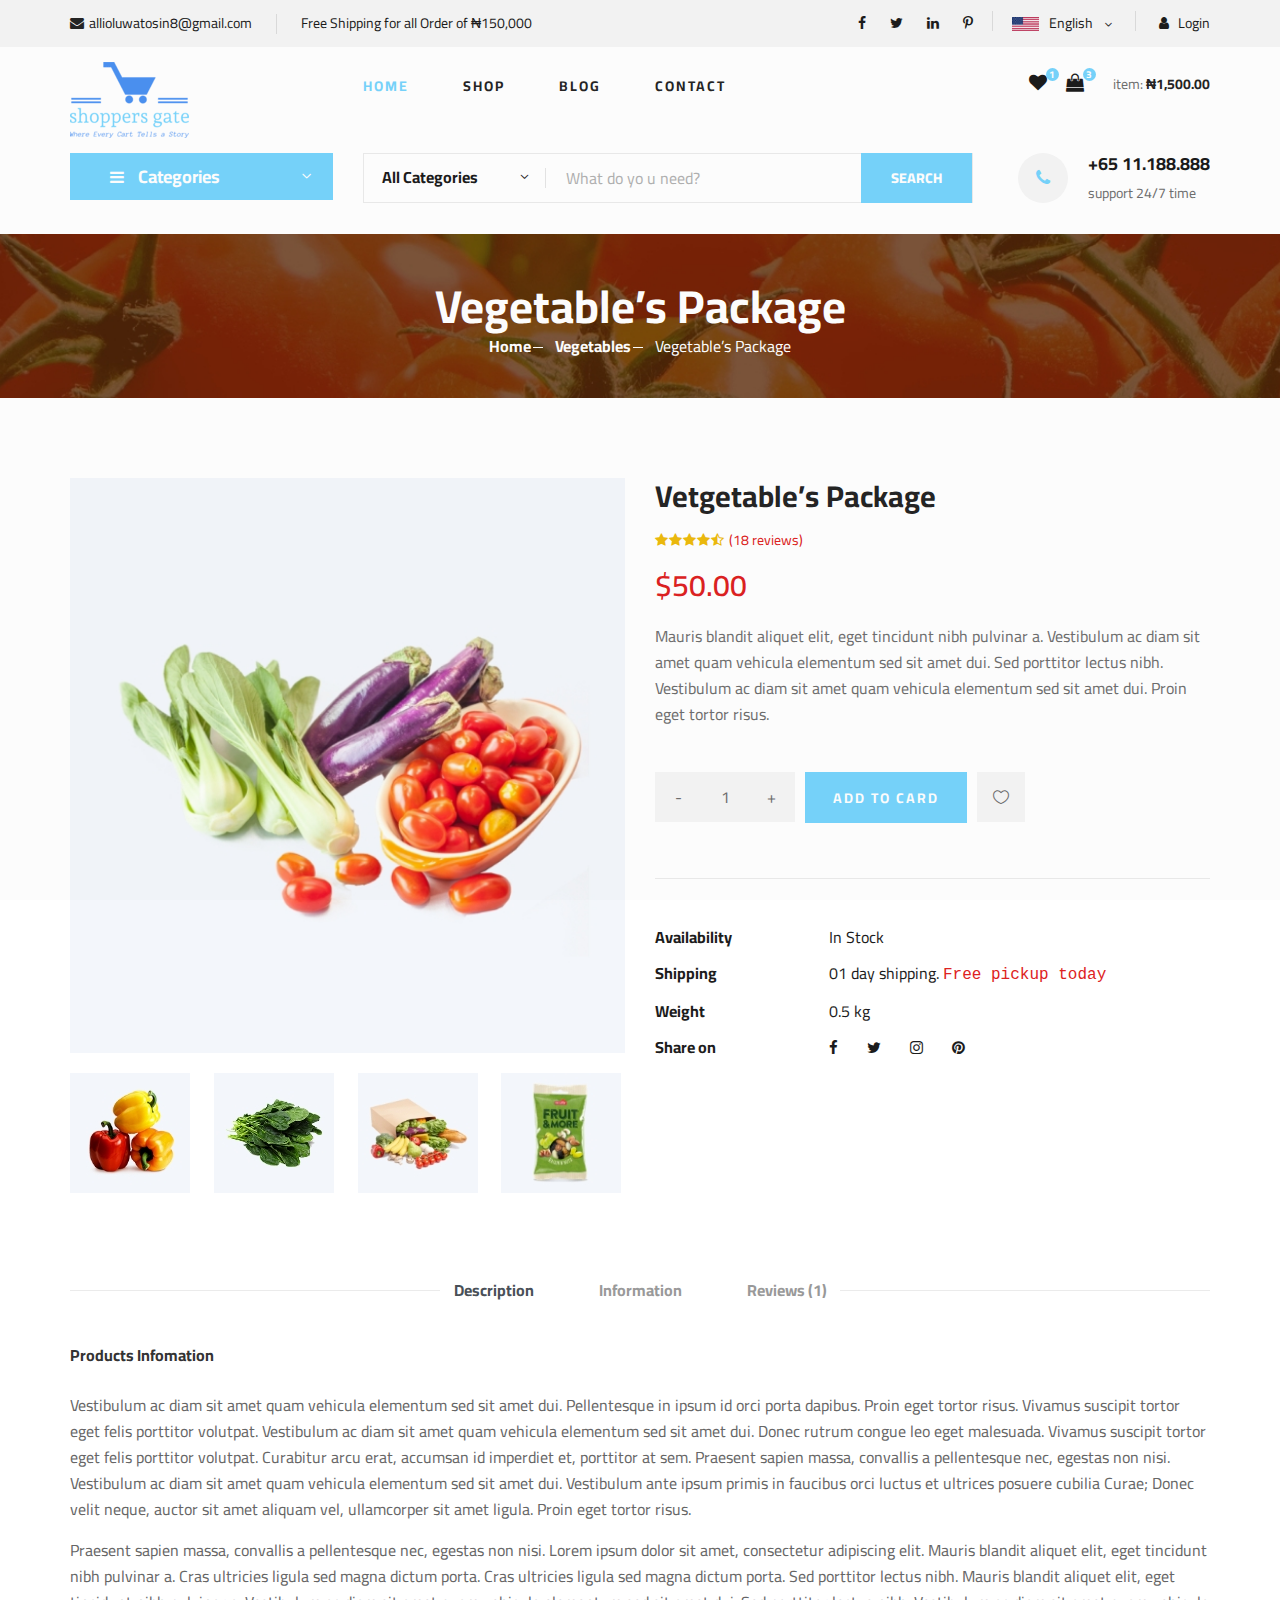
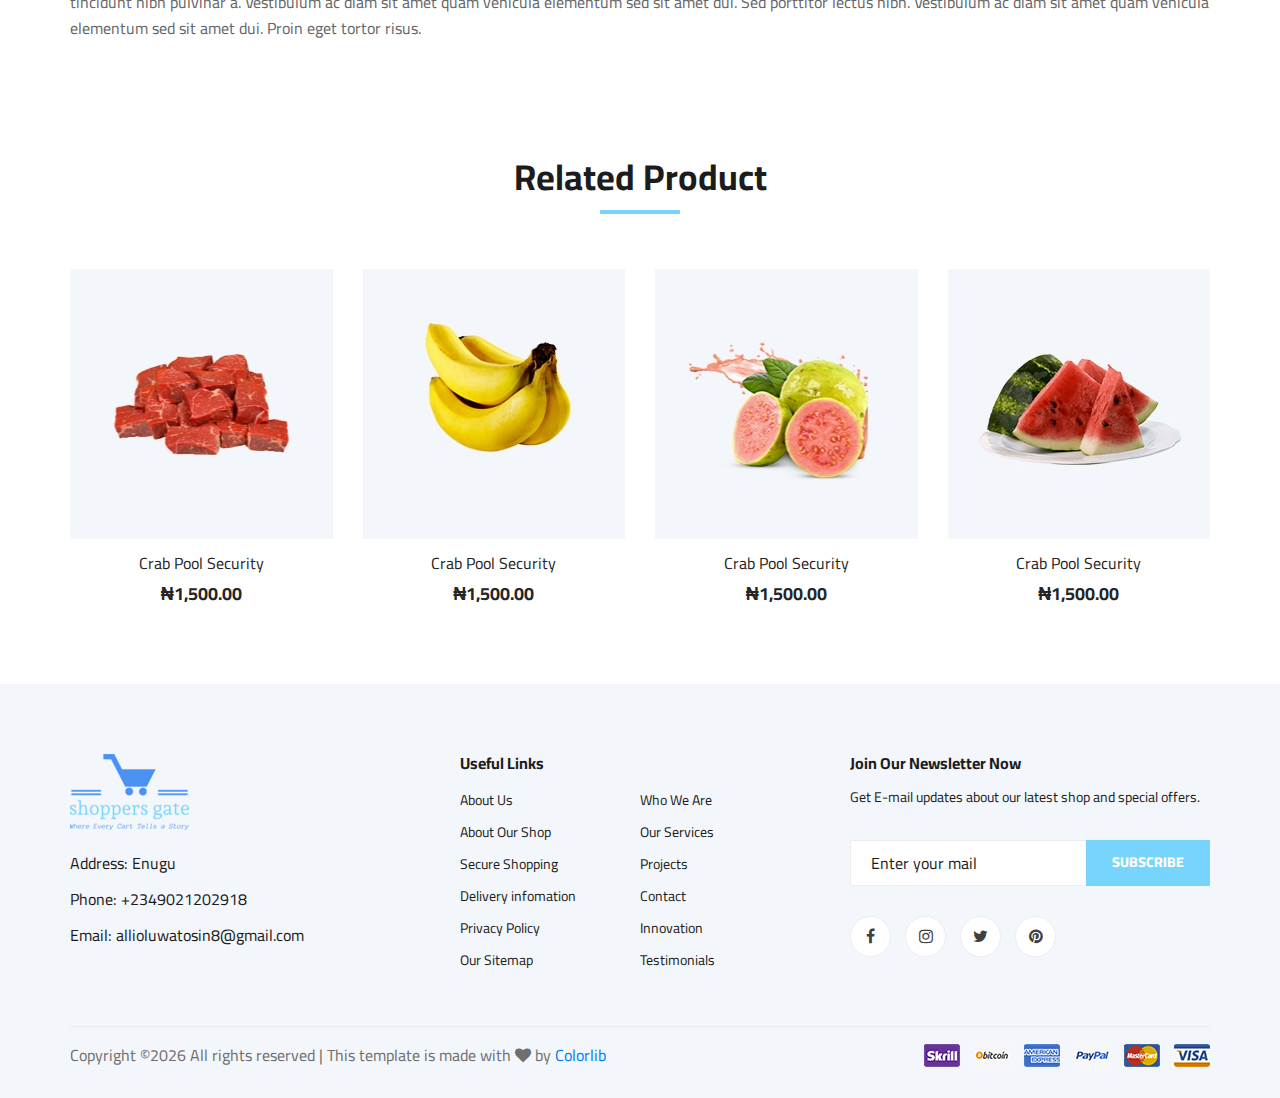
<file: shop-details.html>
<!DOCTYPE html>
<html lang="zxx">

<head>
    <meta charset="UTF-8">
    <meta name="description" content="ShoppersGate">
    <meta name="keywords" content="Ogani, unica, creative, html">
    <meta name="viewport" content="width=device-width, initial-scale=1.0">
    <meta http-equiv="X-UA-Compatible" content="ie=edge">
    <title>ShoppersGate | Product</title>

    <!-- Google Font -->
    <link href="https://fonts.googleapis.com/css2?family=Cairo:wght@200;300;400;600;900&display=swap" rel="stylesheet">

    <!-- Css Styles -->
    <link rel="stylesheet" href="css/bootstrap.min.css" type="text/css">
    <link rel="stylesheet" href="css/font-awesome.min.css" type="text/css">
    <link rel="stylesheet" href="css/elegant-icons.css" type="text/css">
    <link rel="stylesheet" href="css/nice-select.css" type="text/css">
    <link rel="stylesheet" href="css/jquery-ui.min.css" type="text/css">
    <link rel="stylesheet" href="css/owl.carousel.min.css" type="text/css">
    <link rel="stylesheet" href="css/slicknav.min.css" type="text/css">
    <link rel="stylesheet" href="css/style.css" type="text/css">
</head>

<body>
    <!-- Page Preloder -->
    <div id="preloder">
        <div class="loader"></div>
    </div>

    <!-- Humberger Begin -->
    <div class="humberger__menu__overlay"></div>
    <div class="humberger__menu__wrapper">
        <div class="humberger__menu__logo">
            <a href="#"><img src="img/logo.png" alt=""></a>
        </div>
        <div class="humberger__menu__cart">
            <ul>
                <li><a href="#"><i class="fa fa-heart"></i> <span>1</span></a></li>
                <li><a href="../ogani-master/shoping-cart.html"><i class="fa fa-shopping-bag"></i> <span>3</span></a></li>
            </ul>
            <div class="header__cart__price">item: <span>₦1,500.00</span></div>
        </div>
        <div class="humberger__menu__widget">
            <div class="header__top__right__language">
                <img src="img/language.png" alt="">
                <div>English</div>
                <span class="arrow_carrot-down"></span>
                <ul>
                    <li><a href="#">Igbo</a></li>
                    <li><a href="#">English</a></li>
                </ul>
            </div>
            <div class="header__top__right__auth">
                <a href="../ogani-master/login-form-07/index.html"><i class="fa fa-user"></i> Login</a>
            </div>
        </div>
        <nav class="humberger__menu__nav mobile-menu">
            <ul>
                <li class="active"><a href="./index.html">Home</a></li>
                <li><a href="./shop-grid.html">Shop</a></li>
                <!--<li><a href="#">Pages</a>
                    <ul class="header__menu__dropdown">
                        <li><a href="./shop-details.html">Shop Details</a></li>
                        <li><a href="./shoping-cart.html">Shoping Cart</a></li>
                        <li><a href="./checkout.html">Check Out</a></li>
                        <li><a href="./blog-details.html">Blog Details</a></li>
                    </ul>
                </li>-->
                <li><a href="./blog.html">Blog</a></li>
                <li><a href="./contact.html">Contact</a></li>
            </ul>
        </nav>
        <div id="mobile-menu-wrap"></div>
        <div class="header__top__right__social">
            <a href="#"><i class="fa fa-facebook"></i></a>
            <a href="#"><i class="fa fa-twitter"></i></a>
            <a href="#"><i class="fa fa-linkedin"></i></a>
            <a href="#"><i class="fa fa-pinterest-p"></i></a>
        </div>
        <div class="humberger__menu__contact">
            <ul>
                <li><i class="fa fa-envelope"></i> allioluwatosin8@gmail.com</li>
                <li>Free Shipping for all Order of ₦150,000</li>
            </ul>
        </div>
    </div>
    <!-- Humberger End -->

    <!-- Header Section Begin -->
    <header class="header">
        <div class="header__top">
            <div class="container">
                <div class="row">
                    <div class="col-lg-6 col-md-6">
                        <div class="header__top__left">
                            <ul>
                                <li><i class="fa fa-envelope"></i>allioluwatosin8@gmail.com</li>
                                <li>Free Shipping for all Order of ₦150,000</li>
                            </ul>
                        </div>
                    </div>
                    <div class="col-lg-6 col-md-6">
                        <div class="header__top__right">
                            <div class="header__top__right__social">
                                <a href="#"><i class="fa fa-facebook"></i></a>
                                <a href="#"><i class="fa fa-twitter"></i></a>
                                <a href="#"><i class="fa fa-linkedin"></i></a>
                                <a href="#"><i class="fa fa-pinterest-p"></i></a>
                            </div>
                            <div class="header__top__right__language">
                                <img src="img/language.png" alt="">
                                <div>English</div>
                                <span class="arrow_carrot-down"></span>
                                <ul>
                                    <li><a href="#">Spanish</a></li>
                                    <li><a href="#">English</a></li>
                                </ul>
                            </div>
                            <div class="header__top__right__auth">
                                <a href="../ogani-master/login-form-07/index.html"><i class="fa fa-user"></i> Login</a>
                            </div>
                        </div>
                    </div>
                </div>
            </div>
        </div>
        <div class="container">
            <div class="row">
                <div class="col-lg-3">
                    <div class="header__logo">
                        <a href="./index.html"><img src="img/logo.png" alt=""></a>
                    </div>
                </div>
                <div class="col-lg-6">
                    <nav class="header__menu">
                        <ul>
                            <li class="active"><a href="./index.html">Home</a></li>
                            <li><a href="./shop-grid.html">Shop</a></li>
                            <!--<li><a href="#">Pages</a>
                                <ul class="header__menu__dropdown">
                                    <li><a href="./shop-details.html">Shop Details</a></li>
                                    <li><a href="./shoping-cart.html">Shoping Cart</a></li>
                                    <li><a href="./checkout.html">Check Out</a></li>
                                    <li><a href="./blog-details.html">Blog Details</a></li>
                                </ul>
                            </li>-->
                            <li><a href="./blog.html">Blog</a></li>
                            <li><a href="./contact.html">Contact</a></li>
                        </ul>
                    </nav>
                </div>
                <div class="col-lg-3">
                    <div class="header__cart">
                        <ul>
                            <li><a href="#"><i class="fa fa-heart"></i> <span>1</span></a></li>
                            <li><a href="../ogani-master/shoping-cart.html"><i class="fa fa-shopping-bag"></i> <span>3</span></a></li>
                        </ul>
                        <div class="header__cart__price">item: <span>₦1,500.00</span></div>
                    </div>
                </div>
            </div>
            <div class="humberger__open">
                <i class="fa fa-bars"></i>
            </div>
        </div>
    </header>
    <!-- Header Section End -->

    <!-- Hero Section Begin -->
    <section class="hero hero-normal">
        <div class="container">
            <div class="row">
                <div class="col-lg-3">
                    <div class="hero__categories">
                        <div class="hero__categories__all">
                            <i class="fa fa-bars"></i>
                            <span>Categories</span>
                        </div>
                        <ul>
                            <li><a href="#">Groceries & Essentials</a></li>
                            <li><a href="#">Fruits & Vegetables</a></li>
                            <li><a href="#">Meat, Seafood & Dairy</a></li>
                            <li><a href="#">Snacks & Beverages</a></li>
                            <li><a href="#">Home & Cleaning Supplies</a></li>
                            <li><a href="#">Health & Personal Care</a></li>
                            <li><a href="#">Baby & Kids</a></li>
                            <li><a href="#">Pet Supplies</a></li>
                            <li><a href="#">Electronics & Appliances</a></li>
                        </ul>
                        
                    </div>
                </div>
                <div class="col-lg-9">
                    <div class="hero__search">
                        <div class="hero__search__form">
                            <form action="#">
                                <div class="hero__search__categories">
                                    All Categories
                                    <span class="arrow_carrot-down"></span>
                                </div>
                                <input type="text" placeholder="What do yo u need?">
                                <button type="submit" class="site-btn">SEARCH</button>
                            </form>
                        </div>
                        <div class="hero__search__phone">
                            <div class="hero__search__phone__icon">
                                <i class="fa fa-phone"></i>
                            </div>
                            <div class="hero__search__phone__text">
                                <h5>+65 11.188.888</h5>
                                <span>support 24/7 time</span>
                            </div>
                        </div>
                    </div>
                </div>
            </div>
        </div>
    </section>
    <!-- Hero Section End -->

    <!-- Breadcrumb Section Begin -->
    <section class="breadcrumb-section set-bg" data-setbg="img/breadcrumb.jpg">
        <div class="container">
            <div class="row">
                <div class="col-lg-12 text-center">
                    <div class="breadcrumb__text">
                        <h2>Vegetable’s Package</h2>
                        <div class="breadcrumb__option">
                            <a href="./index.html">Home</a>
                            <a href="./index.html">Vegetables</a>
                            <span>Vegetable’s Package</span>
                        </div>
                    </div>
                </div>
            </div>
        </div>
    </section>
    <!-- Breadcrumb Section End -->

    <!-- Product Details Section Begin -->
    <section class="product-details spad">
        <div class="container">
            <div class="row">
                <div class="col-lg-6 col-md-6">
                    <div class="product__details__pic">
                        <div class="product__details__pic__item">
                            <img class="product__details__pic__item--large"
                                src="img/product/details/product-details-1.jpg" alt="">
                        </div>
                        <div class="product__details__pic__slider owl-carousel">
                            <img data-imgbigurl="img/product/details/product-details-2.jpg"
                                src="img/product/details/thumb-1.jpg" alt="">
                            <img data-imgbigurl="img/product/details/product-details-3.jpg"
                                src="img/product/details/thumb-2.jpg" alt="">
                            <img data-imgbigurl="img/product/details/product-details-5.jpg"
                                src="img/product/details/thumb-3.jpg" alt="">
                            <img data-imgbigurl="img/product/details/product-details-4.jpg"
                                src="img/product/details/thumb-4.jpg" alt="">
                        </div>
                    </div>
                </div>
                <div class="col-lg-6 col-md-6">
                    <div class="product__details__text">
                        <h3>Vetgetable’s Package</h3>
                        <div class="product__details__rating">
                            <i class="fa fa-star"></i>
                            <i class="fa fa-star"></i>
                            <i class="fa fa-star"></i>
                            <i class="fa fa-star"></i>
                            <i class="fa fa-star-half-o"></i>
                            <span>(18 reviews)</span>
                        </div>
                        <div class="product__details__price">$50.00</div>
                        <p>Mauris blandit aliquet elit, eget tincidunt nibh pulvinar a. Vestibulum ac diam sit amet quam
                            vehicula elementum sed sit amet dui. Sed porttitor lectus nibh. Vestibulum ac diam sit amet
                            quam vehicula elementum sed sit amet dui. Proin eget tortor risus.</p>
                        <div class="product__details__quantity">
                            <div class="quantity">
                                <div class="pro-qty">
                                    <input type="text" value="1">
                                </div>
                            </div>
                        </div>
                        <a href="#" class="primary-btn">ADD TO CARD</a>
                        <a href="#" class="heart-icon"><span class="icon_heart_alt"></span></a>
                        <ul>
                            <li><b>Availability</b> <span>In Stock</span></li>
                            <li><b>Shipping</b> <span>01 day shipping. <samp>Free pickup today</samp></span></li>
                            <li><b>Weight</b> <span>0.5 kg</span></li>
                            <li><b>Share on</b>
                                <div class="share">
                                    <a href="#"><i class="fa fa-facebook"></i></a>
                                    <a href="#"><i class="fa fa-twitter"></i></a>
                                    <a href="#"><i class="fa fa-instagram"></i></a>
                                    <a href="#"><i class="fa fa-pinterest"></i></a>
                                </div>
                            </li>
                        </ul>
                    </div>
                </div>
                <div class="col-lg-12">
                    <div class="product__details__tab">
                        <ul class="nav nav-tabs" role="tablist">
                            <li class="nav-item">
                                <a class="nav-link active" data-toggle="tab" href="#tabs-1" role="tab"
                                    aria-selected="true">Description</a>
                            </li>
                            <li class="nav-item">
                                <a class="nav-link" data-toggle="tab" href="#tabs-2" role="tab"
                                    aria-selected="false">Information</a>
                            </li>
                            <li class="nav-item">
                                <a class="nav-link" data-toggle="tab" href="#tabs-3" role="tab"
                                    aria-selected="false">Reviews <span>(1)</span></a>
                            </li>
                        </ul>
                        <div class="tab-content">
                            <div class="tab-pane active" id="tabs-1" role="tabpanel">
                                <div class="product__details__tab__desc">
                                    <h6>Products Infomation</h6>
                                    <p>Vestibulum ac diam sit amet quam vehicula elementum sed sit amet dui.
                                        Pellentesque in ipsum id orci porta dapibus. Proin eget tortor risus. Vivamus
                                        suscipit tortor eget felis porttitor volutpat. Vestibulum ac diam sit amet quam
                                        vehicula elementum sed sit amet dui. Donec rutrum congue leo eget malesuada.
                                        Vivamus suscipit tortor eget felis porttitor volutpat. Curabitur arcu erat,
                                        accumsan id imperdiet et, porttitor at sem. Praesent sapien massa, convallis a
                                        pellentesque nec, egestas non nisi. Vestibulum ac diam sit amet quam vehicula
                                        elementum sed sit amet dui. Vestibulum ante ipsum primis in faucibus orci luctus
                                        et ultrices posuere cubilia Curae; Donec velit neque, auctor sit amet aliquam
                                        vel, ullamcorper sit amet ligula. Proin eget tortor risus.</p>
                                        <p>Praesent sapien massa, convallis a pellentesque nec, egestas non nisi. Lorem
                                        ipsum dolor sit amet, consectetur adipiscing elit. Mauris blandit aliquet
                                        elit, eget tincidunt nibh pulvinar a. Cras ultricies ligula sed magna dictum
                                        porta. Cras ultricies ligula sed magna dictum porta. Sed porttitor lectus
                                        nibh. Mauris blandit aliquet elit, eget tincidunt nibh pulvinar a.
                                        Vestibulum ac diam sit amet quam vehicula elementum sed sit amet dui. Sed
                                        porttitor lectus nibh. Vestibulum ac diam sit amet quam vehicula elementum
                                        sed sit amet dui. Proin eget tortor risus.</p>
                                </div>
                            </div>
                            <div class="tab-pane" id="tabs-2" role="tabpanel">
                                <div class="product__details__tab__desc">
                                    <h6>Products Infomation</h6>
                                    <p>Vestibulum ac diam sit amet quam vehicula elementum sed sit amet dui.
                                        Pellentesque in ipsum id orci porta dapibus. Proin eget tortor risus.
                                        Vivamus suscipit tortor eget felis porttitor volutpat. Vestibulum ac diam
                                        sit amet quam vehicula elementum sed sit amet dui. Donec rutrum congue leo
                                        eget malesuada. Vivamus suscipit tortor eget felis porttitor volutpat.
                                        Curabitur arcu erat, accumsan id imperdiet et, porttitor at sem. Praesent
                                        sapien massa, convallis a pellentesque nec, egestas non nisi. Vestibulum ac
                                        diam sit amet quam vehicula elementum sed sit amet dui. Vestibulum ante
                                        ipsum primis in faucibus orci luctus et ultrices posuere cubilia Curae;
                                        Donec velit neque, auctor sit amet aliquam vel, ullamcorper sit amet ligula.
                                        Proin eget tortor risus.</p>
                                    <p>Praesent sapien massa, convallis a pellentesque nec, egestas non nisi. Lorem
                                        ipsum dolor sit amet, consectetur adipiscing elit. Mauris blandit aliquet
                                        elit, eget tincidunt nibh pulvinar a. Cras ultricies ligula sed magna dictum
                                        porta. Cras ultricies ligula sed magna dictum porta. Sed porttitor lectus
                                        nibh. Mauris blandit aliquet elit, eget tincidunt nibh pulvinar a.</p>
                                </div>
                            </div>
                            <div class="tab-pane" id="tabs-3" role="tabpanel">
                                <div class="product__details__tab__desc">
                                    <h6>Products Infomation</h6>
                                    <p>Vestibulum ac diam sit amet quam vehicula elementum sed sit amet dui.
                                        Pellentesque in ipsum id orci porta dapibus. Proin eget tortor risus.
                                        Vivamus suscipit tortor eget felis porttitor volutpat. Vestibulum ac diam
                                        sit amet quam vehicula elementum sed sit amet dui. Donec rutrum congue leo
                                        eget malesuada. Vivamus suscipit tortor eget felis porttitor volutpat.
                                        Curabitur arcu erat, accumsan id imperdiet et, porttitor at sem. Praesent
                                        sapien massa, convallis a pellentesque nec, egestas non nisi. Vestibulum ac
                                        diam sit amet quam vehicula elementum sed sit amet dui. Vestibulum ante
                                        ipsum primis in faucibus orci luctus et ultrices posuere cubilia Curae;
                                        Donec velit neque, auctor sit amet aliquam vel, ullamcorper sit amet ligula.
                                        Proin eget tortor risus.</p>
                                </div>
                            </div>
                        </div>
                    </div>
                </div>
            </div>
        </div>
    </section>
    <!-- Product Details Section End -->

    <!-- Related Product Section Begin -->
    <section class="related-product">
        <div class="container">
            <div class="row">
                <div class="col-lg-12">
                    <div class="section-title related__product__title">
                        <h2>Related Product</h2>
                    </div>
                </div>
            </div>
            <div class="row">
                <div class="col-lg-3 col-md-4 col-sm-6">
                    <div class="product__item">
                        <div class="product__item__pic set-bg" data-setbg="img/product/product-1.jpg">
                            <ul class="product__item__pic__hover">
                                <li><a href="#"><i class="fa fa-heart"></i></a></li>
                                <li><a href="#"><i class="fa fa-retweet"></i></a></li>
                                <li><a href="#"><i class="fa fa-shopping-cart"></i></a></li>
                            </ul>
                        </div>
                        <div class="product__item__text">
                            <h6><a href="#">Crab Pool Security</a></h6>
                            <h5>₦1,500.00</h5>
                        </div>
                    </div>
                </div>
                <div class="col-lg-3 col-md-4 col-sm-6">
                    <div class="product__item">
                        <div class="product__item__pic set-bg" data-setbg="img/product/product-2.jpg">
                            <ul class="product__item__pic__hover">
                                <li><a href="#"><i class="fa fa-heart"></i></a></li>
                                <li><a href="#"><i class="fa fa-retweet"></i></a></li>
                                <li><a href="#"><i class="fa fa-shopping-cart"></i></a></li>
                            </ul>
                        </div>
                        <div class="product__item__text">
                            <h6><a href="#">Crab Pool Security</a></h6>
                            <h5>₦1,500.00</h5>
                        </div>
                    </div>
                </div>
                <div class="col-lg-3 col-md-4 col-sm-6">
                    <div class="product__item">
                        <div class="product__item__pic set-bg" data-setbg="img/product/product-3.jpg">
                            <ul class="product__item__pic__hover">
                                <li><a href="#"><i class="fa fa-heart"></i></a></li>
                                <li><a href="#"><i class="fa fa-retweet"></i></a></li>
                                <li><a href="#"><i class="fa fa-shopping-cart"></i></a></li>
                            </ul>
                        </div>
                        <div class="product__item__text">
                            <h6><a href="#">Crab Pool Security</a></h6>
                            <h5>₦1,500.00</h5>
                        </div>
                    </div>
                </div>
                <div class="col-lg-3 col-md-4 col-sm-6">
                    <div class="product__item">
                        <div class="product__item__pic set-bg" data-setbg="img/product/product-7.jpg">
                            <ul class="product__item__pic__hover">
                                <li><a href="#"><i class="fa fa-heart"></i></a></li>
                                <li><a href="#"><i class="fa fa-retweet"></i></a></li>
                                <li><a href="#"><i class="fa fa-shopping-cart"></i></a></li>
                            </ul>
                        </div>
                        <div class="product__item__text">
                            <h6><a href="#">Crab Pool Security</a></h6>
                            <h5>₦1,500.00</h5>
                        </div>
                    </div>
                </div>
            </div>
        </div>
    </section>
    <!-- Related Product Section End -->

    <!-- Footer Section Begin -->
    <footer class="footer spad">
        <div class="container">
            <div class="row">
                <div class="col-lg-3 col-md-6 col-sm-6">
                    <div class="footer__about">
                        <div class="footer__about__logo">
                            <a href="./index.html"><img src="img/logo.png" alt=""></a>
                        </div>
                        <ul>
                            <li>Address: Enugu</li>
                            <li>Phone: +2349021202918</li>
                            <li>Email: allioluwatosin8@gmail.com</li>
                        </ul>
                    </div>
                </div>
                <div class="col-lg-4 col-md-6 col-sm-6 offset-lg-1">
                    <div class="footer__widget">
                        <h6>Useful Links</h6>
                        <ul>
                            <li><a href="#">About Us</a></li>
                            <li><a href="#">About Our Shop</a></li>
                            <li><a href="#">Secure Shopping</a></li>
                            <li><a href="#">Delivery infomation</a></li>
                            <li><a href="#">Privacy Policy</a></li>
                            <li><a href="#">Our Sitemap</a></li>
                        </ul>
                        <ul>
                            <li><a href="#">Who We Are</a></li>
                            <li><a href="#">Our Services</a></li>
                            <li><a href="#">Projects</a></li>
                            <li><a href="#">Contact</a></li>
                            <li><a href="#">Innovation</a></li>
                            <li><a href="#">Testimonials</a></li>
                        </ul>
                    </div>
                </div>
                <div class="col-lg-4 col-md-12">
                    <div class="footer__widget">
                        <h6>Join Our Newsletter Now</h6>
                        <p>Get E-mail updates about our latest shop and special offers.</p>
                        <form action="#">
                            <input type="text" placeholder="Enter your mail">
                            <button type="submit" class="site-btn">Subscribe</button>
                        </form>
                        <div class="footer__widget__social">
                            <a href="#"><i class="fa fa-facebook"></i></a>
                            <a href="#"><i class="fa fa-instagram"></i></a>
                            <a href="#"><i class="fa fa-twitter"></i></a>
                            <a href="#"><i class="fa fa-pinterest"></i></a>
                        </div>
                    </div>
                </div>
            </div>
            <div class="row">
                <div class="col-lg-12">
                    <div class="footer__copyright">
                        <div class="footer__copyright__text"><p><!-- Link back to Colorlib can't be removed. Template is licensed under CC BY 3.0. -->
  Copyright &copy;<script>document.write(new Date().getFullYear());</script> All rights reserved | This template is made with <i class="fa fa-heart" aria-hidden="true"></i> by <a href="https://colorlib.com" target="_blank">Colorlib</a>
  <!-- Link back to Colorlib can't be removed. Template is licensed under CC BY 3.0. --></p></div>
                        <div class="footer__copyright__payment"><img src="img/payment-item.png" alt=""></div>
                    </div>
                </div>
            </div>
        </div>
    </footer>
    <!-- Footer Section End -->

    <!-- Js Plugins -->
    <script src="js/jquery-3.3.1.min.js"></script>
    <script src="js/bootstrap.min.js"></script>
    <script src="js/jquery.nice-select.min.js"></script>
    <script src="js/jquery-ui.min.js"></script>
    <script src="js/jquery.slicknav.js"></script>
    <script src="js/mixitup.min.js"></script>
    <script src="js/owl.carousel.min.js"></script>
    <script src="js/main.js"></script>


</body>

</html>
</file>
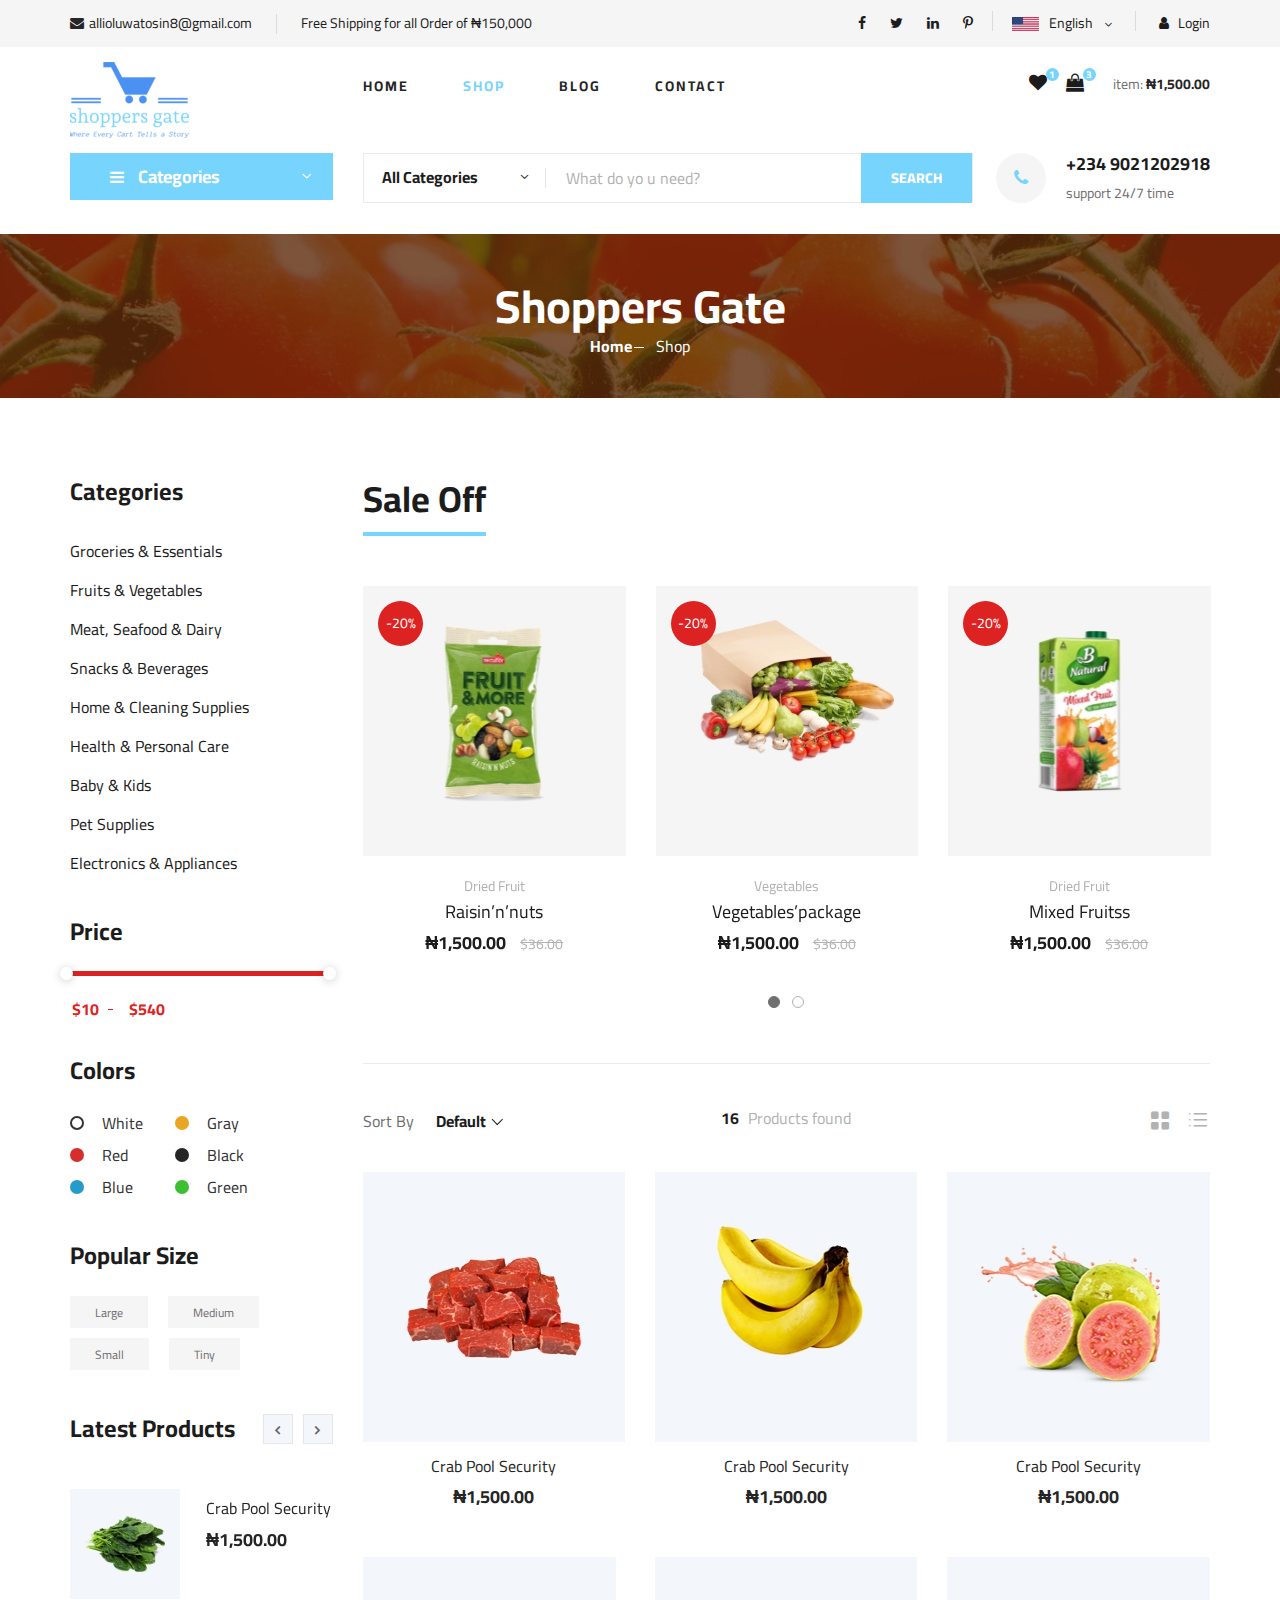
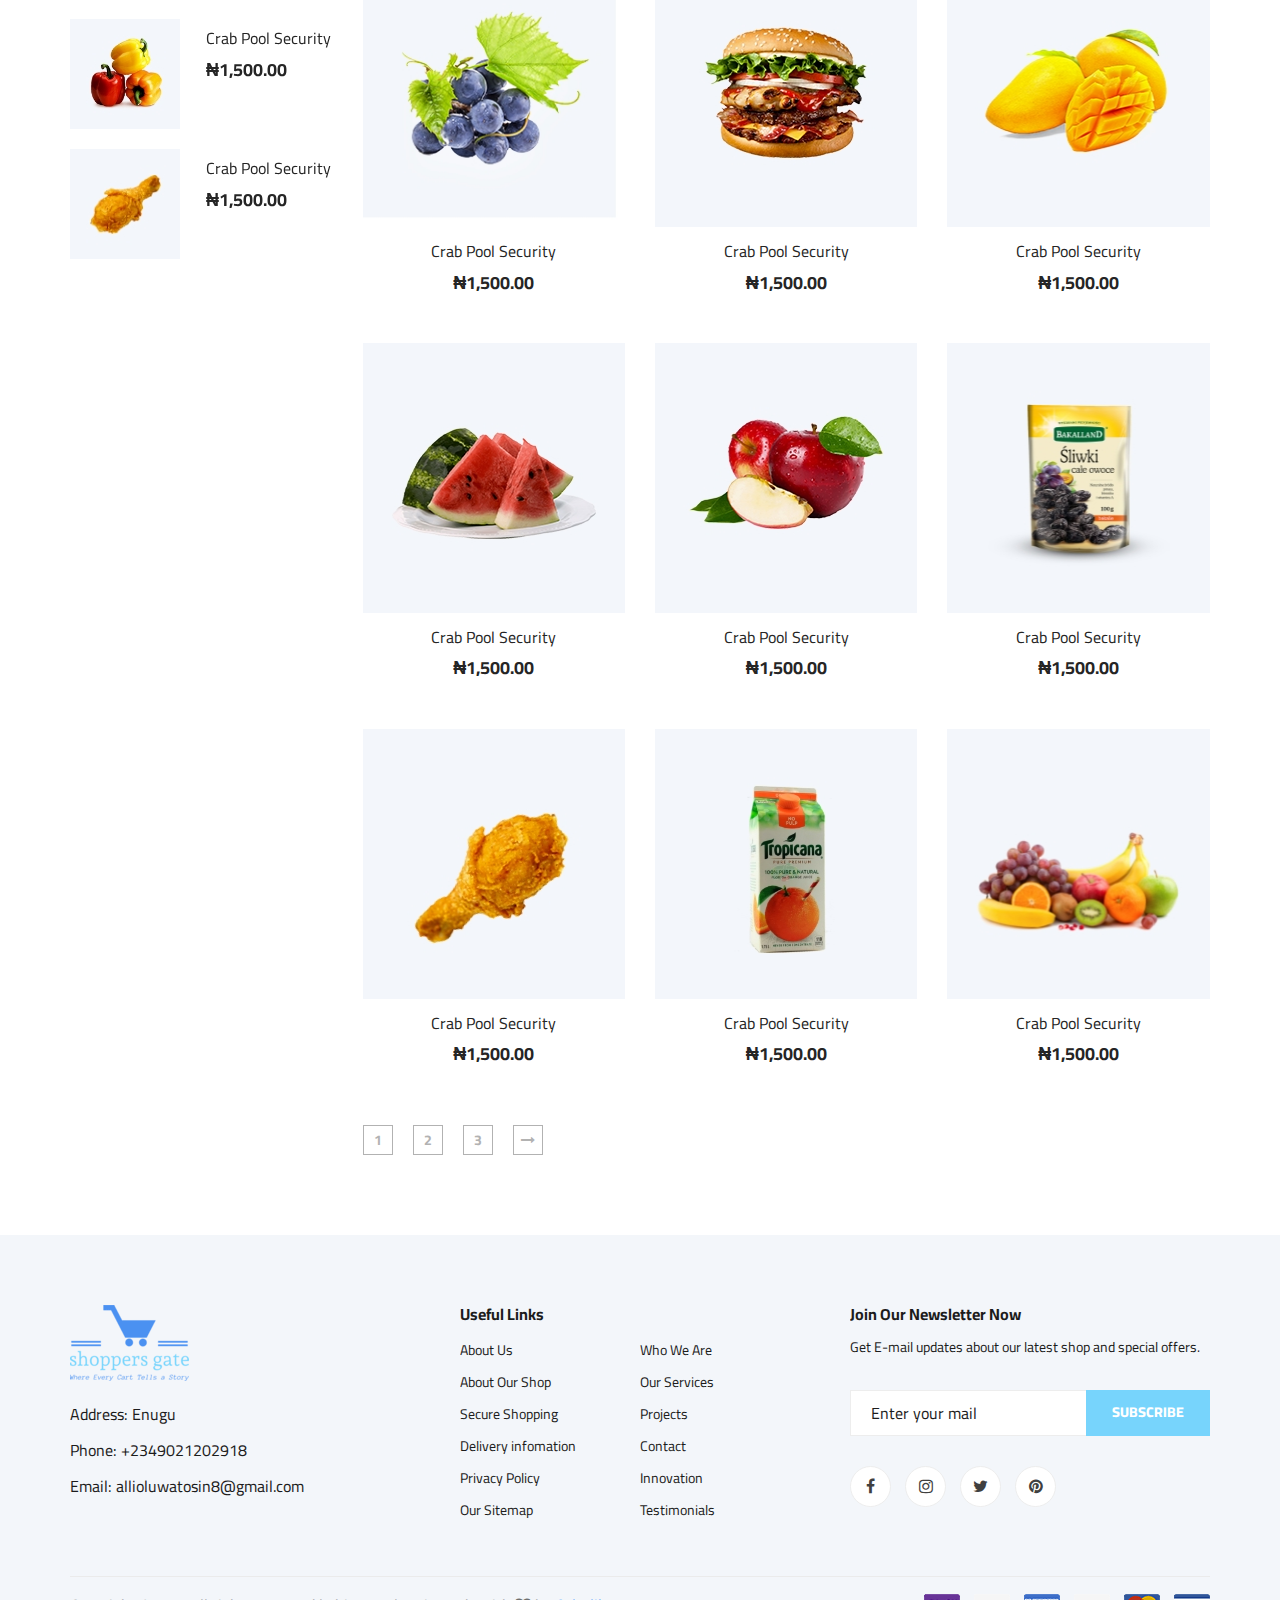
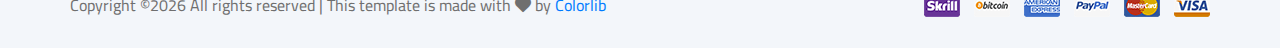
<file: shop-grid.html>
<!DOCTYPE html>
<html lang="zxx">

<head>
    <meta charset="UTF-8">
    <meta name="description" content="ShoppersGate">
    <meta name="keywords" content="Ogani, unica, creative, html">
    <meta name="viewport" content="width=device-width, initial-scale=1.0">
    <meta http-equiv="X-UA-Compatible" content="ie=edge">
    <title>ShoppersGate | Shop</title>

    <!-- Google Font -->
    <link href="https://fonts.googleapis.com/css2?family=Cairo:wght@200;300;400;600;900&display=swap" rel="stylesheet">

    <!-- Css Styles -->
    <link rel="stylesheet" href="css/bootstrap.min.css" type="text/css">
    <link rel="stylesheet" href="css/font-awesome.min.css" type="text/css">
    <link rel="stylesheet" href="css/elegant-icons.css" type="text/css">
    <link rel="stylesheet" href="css/nice-select.css" type="text/css">
    <link rel="stylesheet" href="css/jquery-ui.min.css" type="text/css">
    <link rel="stylesheet" href="css/owl.carousel.min.css" type="text/css">
    <link rel="stylesheet" href="css/slicknav.min.css" type="text/css">
    <link rel="stylesheet" href="css/style.css" type="text/css">
</head>

<body>
    <!-- Page Preloder -->
    <div id="preloder">
        <div class="loader"></div>
    </div>

    <!-- Humberger Begin -->
    <div class="humberger__menu__overlay"></div>
    <div class="humberger__menu__wrapper">
        <div class="humberger__menu__logo">
            <a href="#"><img src="img/logo.png" alt=""></a>
        </div>
        <div class="humberger__menu__cart">
            <ul>
                <li><a href="#"><i class="fa fa-heart"></i> <span>1</span></a></li>
                <li><a href="../ogani-master/shoping-cart.html"><i class="fa fa-shopping-bag"></i> <span>3</span></a></li>
            </ul>
            <div class="header__cart__price">item: <span>₦1,500.00</span></div>
        </div>
        <div class="humberger__menu__widget">
            <div class="header__top__right__language">
                <img src="img/language.png" alt="">
                <div>English</div>
                <span class="arrow_carrot-down"></span>
                <ul>
                    <li><a href="#">Igbo</a></li>
                    <li><a href="#">English</a></li>
                </ul>
            </div>
            <div class="header__top__right__auth">
                <a href="../ogani-master/login-form-07/index.html"><i class="fa fa-user"></i> Login</a>
            </div>
        </div>
        <nav class="humberger__menu__nav mobile-menu">
            <ul>
                <li class="active"><a href="./index.html">Home</a></li>
                <li><a href="./shop-grid.html">Shop</a></li>
                <!--<li><a href="#">Pages</a>
                    <ul class="header__menu__dropdown">
                        <li><a href="./shop-details.html">Shop Details</a></li>
                        <li><a href="./shoping-cart.html">Shoping Cart</a></li>
                        <li><a href="./checkout.html">Check Out</a></li>
                        <li><a href="./blog-details.html">Blog Details</a></li>
                    </ul>
                </li>-->
                <li><a href="./blog.html">Blog</a></li>
                <li><a href="./contact.html">Contact</a></li>
            </ul>
        </nav>
        <div id="mobile-menu-wrap"></div>
        <div class="header__top__right__social">
            <a href="#"><i class="fa fa-facebook"></i></a>
            <a href="#"><i class="fa fa-twitter"></i></a>
            <a href="#"><i class="fa fa-linkedin"></i></a>
            <a href="#"><i class="fa fa-pinterest-p"></i></a>
        </div>
        <div class="humberger__menu__contact">
            <ul>
                <li><i class="fa fa-envelope"></i> allioluwatosin8@gmail.com</li>
                <li>Free Shipping for all Order of ₦150,000</li>
            </ul>
        </div>
    </div>
    <!-- Humberger End -->

    <!-- Header Section Begin -->
    <header class="header">
        <div class="header__top">
            <div class="container">
                <div class="row">
                    <div class="col-lg-6 col-md-6">
                        <div class="header__top__left">
                            <ul>
                                <li><i class="fa fa-envelope"></i>allioluwatosin8@gmail.com</li>
                                <li>Free Shipping for all Order of ₦150,000</li>
                            </ul>
                        </div>
                    </div>
                    <div class="col-lg-6 col-md-6">
                        <div class="header__top__right">
                            <div class="header__top__right__social">
                                <a href="#"><i class="fa fa-facebook"></i></a>
                                <a href="#"><i class="fa fa-twitter"></i></a>
                                <a href="#"><i class="fa fa-linkedin"></i></a>
                                <a href="#"><i class="fa fa-pinterest-p"></i></a>
                            </div>
                            <div class="header__top__right__language">
                                <img src="img/language.png" alt="">
                                <div>English</div>
                                <span class="arrow_carrot-down"></span>
                                <ul>
                                    <li><a href="#">Spanish</a></li>
                                    <li><a href="#">English</a></li>
                                </ul>
                            </div>
                            <div class="header__top__right__auth">
                                <a href="../ogani-master/login-form-07/index.html"><i class="fa fa-user"></i> Login</a>
                            </div>
                        </div>
                    </div>
                </div>
            </div>
        </div>
        <div class="container">
            <div class="row">
                <div class="col-lg-3">
                    <div class="header__logo">
                        <a href="./index.html"><img src="img/logo.png" alt=""></a>
                    </div>
                </div>
                <div class="col-lg-6">
                    <nav class="header__menu">
                        <ul>
                            <li ><a href="./index.html">Home</a></li>
                            <li class="active"><a href="./shop-grid.html">Shop</a></li>
                            <!--<li><a href="#">Pages</a>
                                <ul class="header__menu__dropdown">
                                    <li><a href="./shop-details.html">Shop Details</a></li>
                                    <li><a href="./shoping-cart.html">Shoping Cart</a></li>
                                    <li><a href="./checkout.html">Check Out</a></li>
                                    <li><a href="./blog-details.html">Blog Details</a></li>
                                </ul>
                            </li>-->
                            <li><a href="./blog.html">Blog</a></li>
                            <li><a href="./contact.html">Contact</a></li>
                        </ul>
                    </nav>
                </div>
                <div class="col-lg-3">
                    <div class="header__cart">
                        <ul>
                            <li><a href="#"><i class="fa fa-heart"></i> <span>1</span></a></li>
                            <li><a href="../ogani-master/shoping-cart.html"><i class="fa fa-shopping-bag"></i> <span>3</span></a></li>
                        </ul>
                        <div class="header__cart__price">item: <span>₦1,500.00</span></div>
                    </div>
                </div>
            </div>
            <div class="humberger__open">
                <i class="fa fa-bars"></i>
            </div>
        </div>
    </header>
    <!-- Header Section End -->

    <!-- Hero Section Begin -->
    <section class="hero hero-normal">
        <div class="container">
            <div class="row">
                <div class="col-lg-3">
                    <div class="hero__categories">
                        <div class="hero__categories__all">
                            <i class="fa fa-bars"></i>
                            <span>Categories</span>
                        </div>
                        <ul>
                            <li><a href="#">Groceries & Essentials</a></li>
                            <li><a href="#">Fruits & Vegetables</a></li>
                            <li><a href="#">Meat, Seafood & Dairy</a></li>
                            <li><a href="#">Snacks & Beverages</a></li>
                            <li><a href="#">Home & Cleaning Supplies</a></li>
                            <li><a href="#">Health & Personal Care</a></li>
                            <li><a href="#">Baby & Kids</a></li>
                            <li><a href="#">Pet Supplies</a></li>
                            <li><a href="#">Electronics & Appliances</a></li>
                        </ul>
                        
                    </div>
                </div>
                <div class="col-lg-9">
                    <div class="hero__search">
                        <div class="hero__search__form">
                            <form action="#">
                                <div class="hero__search__categories">
                                    All Categories
                                    <span class="arrow_carrot-down"></span>
                                </div>
                                <input type="text" placeholder="What do yo u need?">
                                <button type="submit" class="site-btn">SEARCH</button>
                            </form>
                        </div>
                        <div class="hero__search__phone">
                            <div class="hero__search__phone__icon">
                                <i class="fa fa-phone"></i>
                            </div>
                            <div class="hero__search__phone__text">
                                <h5>+234 9021202918</h5>
                                <span>support 24/7 time</span>
                            </div>
                        </div>
                    </div>
                </div>
            </div>
        </div>
    </section>
    <!-- Hero Section End -->

    <!-- Breadcrumb Section Begin -->
    <section class="breadcrumb-section set-bg" data-setbg="img/breadcrumb.jpg">
        <div class="container">
            <div class="row">
                <div class="col-lg-12 text-center">
                    <div class="breadcrumb__text">
                        <h2>Shoppers Gate</h2>
                        <div class="breadcrumb__option">
                            <a href="./index.html">Home</a>
                            <span>Shop</span>
                        </div>
                    </div>
                </div>
            </div>
        </div>
    </section>
    <!-- Breadcrumb Section End -->

    <!-- Product Section Begin -->
    <section class="product spad">
        <div class="container">
            <div class="row">
                <div class="col-lg-3 col-md-5">
                    <div class="sidebar">
                        <div class="sidebar__item">
                            <h4>Categories</h4>
                            <ul>
                                <li><a href="#">Groceries & Essentials</a></li>
                                <li><a href="#">Fruits & Vegetables</a></li>
                                <li><a href="#">Meat, Seafood & Dairy</a></li>
                                <li><a href="#">Snacks & Beverages</a></li>
                                <li><a href="#">Home & Cleaning Supplies</a></li>
                                <li><a href="#">Health & Personal Care</a></li>
                                <li><a href="#">Baby & Kids</a></li>
                                <li><a href="#">Pet Supplies</a></li>
                                <li><a href="#">Electronics & Appliances</a></li>
                            </ul>
                        </div>
                        <div class="sidebar__item">
                            <h4>Price</h4>
                            <div class="price-range-wrap">
                                <div class="price-range ui-slider ui-corner-all ui-slider-horizontal ui-widget ui-widget-content"
                                    data-min="10" data-max="540">
                                    <div class="ui-slider-range ui-corner-all ui-widget-header"></div>
                                    <span tabindex="0" class="ui-slider-handle ui-corner-all ui-state-default"></span>
                                    <span tabindex="0" class="ui-slider-handle ui-corner-all ui-state-default"></span>
                                </div>
                                <div class="range-slider">
                                    <div class="price-input">
                                        <input type="text" id="minamount">
                                        <input type="text" id="maxamount">
                                    </div>
                                </div>
                            </div>
                        </div>
                        <div class="sidebar__item sidebar__item__color--option">
                            <h4>Colors</h4>
                            <div class="sidebar__item__color sidebar__item__color--white">
                                <label for="white">
                                    White
                                    <input type="radio" id="white">
                                </label>
                            </div>
                            <div class="sidebar__item__color sidebar__item__color--gray">
                                <label for="gray">
                                    Gray
                                    <input type="radio" id="gray">
                                </label>
                            </div>
                            <div class="sidebar__item__color sidebar__item__color--red">
                                <label for="red">
                                    Red
                                    <input type="radio" id="red">
                                </label>
                            </div>
                            <div class="sidebar__item__color sidebar__item__color--black">
                                <label for="black">
                                    Black
                                    <input type="radio" id="black">
                                </label>
                            </div>
                            <div class="sidebar__item__color sidebar__item__color--blue">
                                <label for="blue">
                                    Blue
                                    <input type="radio" id="blue">
                                </label>
                            </div>
                            <div class="sidebar__item__color sidebar__item__color--green">
                                <label for="green">
                                    Green
                                    <input type="radio" id="green">
                                </label>
                            </div>
                        </div>
                        <div class="sidebar__item">
                            <h4>Popular Size</h4>
                            <div class="sidebar__item__size">
                                <label for="large">
                                    Large
                                    <input type="radio" id="large">
                                </label>
                            </div>
                            <div class="sidebar__item__size">
                                <label for="medium">
                                    Medium
                                    <input type="radio" id="medium">
                                </label>
                            </div>
                            <div class="sidebar__item__size">
                                <label for="small">
                                    Small
                                    <input type="radio" id="small">
                                </label>
                            </div>
                            <div class="sidebar__item__size">
                                <label for="tiny">
                                    Tiny
                                    <input type="radio" id="tiny">
                                </label>
                            </div>
                        </div>
                        <div class="sidebar__item">
                            <div class="latest-product__text">
                                <h4>Latest Products</h4>
                                <div class="latest-product__slider owl-carousel">
                                    <div class="latest-prdouct__slider__item">
                                        <a href="#" class="latest-product__item">
                                            <div class="latest-product__item__pic">
                                                <img src="img/latest-product/lp-1.jpg" alt="">
                                            </div>
                                            <div class="latest-product__item__text">
                                                <h6>Crab Pool Security</h6>
                                                <span>₦1,500.00</span>
                                            </div>
                                        </a>
                                        <a href="#" class="latest-product__item">
                                            <div class="latest-product__item__pic">
                                                <img src="img/latest-product/lp-2.jpg" alt="">
                                            </div>
                                            <div class="latest-product__item__text">
                                                <h6>Crab Pool Security</h6>
                                                <span>₦1,500.00</span>
                                            </div>
                                        </a>
                                        <a href="#" class="latest-product__item">
                                            <div class="latest-product__item__pic">
                                                <img src="img/latest-product/lp-3.jpg" alt="">
                                            </div>
                                            <div class="latest-product__item__text">
                                                <h6>Crab Pool Security</h6>
                                                <span>₦1,500.00</span>
                                            </div>
                                        </a>
                                    </div>
                                    <div class="latest-prdouct__slider__item">
                                        <a href="#" class="latest-product__item">
                                            <div class="latest-product__item__pic">
                                                <img src="img/latest-product/lp-1.jpg" alt="">
                                            </div>
                                            <div class="latest-product__item__text">
                                                <h6>Crab Pool Security</h6>
                                                <span>₦1,500.00</span>
                                            </div>
                                        </a>
                                        <a href="#" class="latest-product__item">
                                            <div class="latest-product__item__pic">
                                                <img src="img/latest-product/lp-2.jpg" alt="">
                                            </div>
                                            <div class="latest-product__item__text">
                                                <h6>Crab Pool Security</h6>
                                                <span>₦1,500.00</span>
                                            </div>
                                        </a>
                                        <a href="#" class="latest-product__item">
                                            <div class="latest-product__item__pic">
                                                <img src="img/latest-product/lp-3.jpg" alt="">
                                            </div>
                                            <div class="latest-product__item__text">
                                                <h6>Crab Pool Security</h6>
                                                <span>₦1,500.00</span>
                                            </div>
                                        </a>
                                    </div>
                                </div>
                            </div>
                        </div>
                    </div>
                </div>
                <div class="col-lg-9 col-md-7">
                    <div class="product__discount">
                        <div class="section-title product__discount__title">
                            <h2>Sale Off</h2>
                        </div>
                        <div class="row">
                            <div class="product__discount__slider owl-carousel">
                                <div class="col-lg-4">
                                    <div class="product__discount__item">
                                        <div class="product__discount__item__pic set-bg"
                                            data-setbg="img/product/discount/pd-1.jpg">
                                            <div class="product__discount__percent">-20%</div>
                                            <ul class="product__item__pic__hover">
                                                <li><a href="#"><i class="fa fa-heart"></i></a></li>
                                                <li><a href="#"><i class="fa fa-retweet"></i></a></li>
                                                <li><a href="#"><i class="fa fa-shopping-cart"></i></a></li>
                                            </ul>
                                        </div>
                                        <div class="product__discount__item__text">
                                            <span>Dried Fruit</span>
                                            <h5><a href="#">Raisin’n’nuts</a></h5>
                                            <div class="product__item__price">₦1,500.00 <span>$36.00</span></div>
                                        </div>
                                    </div>
                                </div>
                                <div class="col-lg-4">
                                    <div class="product__discount__item">
                                        <div class="product__discount__item__pic set-bg"
                                            data-setbg="img/product/discount/pd-2.jpg">
                                            <div class="product__discount__percent">-20%</div>
                                            <ul class="product__item__pic__hover">
                                                <li><a href="#"><i class="fa fa-heart"></i></a></li>
                                                <li><a href="#"><i class="fa fa-retweet"></i></a></li>
                                                <li><a href="#"><i class="fa fa-shopping-cart"></i></a></li>
                                            </ul>
                                        </div>
                                        <div class="product__discount__item__text">
                                            <span>Vegetables</span>
                                            <h5><a href="#">Vegetables’package</a></h5>
                                            <div class="product__item__price">₦1,500.00 <span>$36.00</span></div>
                                        </div>
                                    </div>
                                </div>
                                <div class="col-lg-4">
                                    <div class="product__discount__item">
                                        <div class="product__discount__item__pic set-bg"
                                            data-setbg="img/product/discount/pd-3.jpg">
                                            <div class="product__discount__percent">-20%</div>
                                            <ul class="product__item__pic__hover">
                                                <li><a href="#"><i class="fa fa-heart"></i></a></li>
                                                <li><a href="#"><i class="fa fa-retweet"></i></a></li>
                                                <li><a href="#"><i class="fa fa-shopping-cart"></i></a></li>
                                            </ul>
                                        </div>
                                        <div class="product__discount__item__text">
                                            <span>Dried Fruit</span>
                                            <h5><a href="#">Mixed Fruitss</a></h5>
                                            <div class="product__item__price">₦1,500.00 <span>$36.00</span></div>
                                        </div>
                                    </div>
                                </div>
                                <div class="col-lg-4">
                                    <div class="product__discount__item">
                                        <div class="product__discount__item__pic set-bg"
                                            data-setbg="img/product/discount/pd-4.jpg">
                                            <div class="product__discount__percent">-20%</div>
                                            <ul class="product__item__pic__hover">
                                                <li><a href="#"><i class="fa fa-heart"></i></a></li>
                                                <li><a href="#"><i class="fa fa-retweet"></i></a></li>
                                                <li><a href="#"><i class="fa fa-shopping-cart"></i></a></li>
                                            </ul>
                                        </div>
                                        <div class="product__discount__item__text">
                                            <span>Dried Fruit</span>
                                            <h5><a href="#">Raisin’n’nuts</a></h5>
                                            <div class="product__item__price">₦1,500.00 <span>$36.00</span></div>
                                        </div>
                                    </div>
                                </div>
                                <div class="col-lg-4">
                                    <div class="product__discount__item">
                                        <div class="product__discount__item__pic set-bg"
                                            data-setbg="img/product/discount/pd-5.jpg">
                                            <div class="product__discount__percent">-20%</div>
                                            <ul class="product__item__pic__hover">
                                                <li><a href="#"><i class="fa fa-heart"></i></a></li>
                                                <li><a href="#"><i class="fa fa-retweet"></i></a></li>
                                                <li><a href="#"><i class="fa fa-shopping-cart"></i></a></li>
                                            </ul>
                                        </div>
                                        <div class="product__discount__item__text">
                                            <span>Dried Fruit</span>
                                            <h5><a href="#">Raisin’n’nuts</a></h5>
                                            <div class="product__item__price">₦1,500.00 <span>$36.00</span></div>
                                        </div>
                                    </div>
                                </div>
                                <div class="col-lg-4">
                                    <div class="product__discount__item">
                                        <div class="product__discount__item__pic set-bg"
                                            data-setbg="img/product/discount/pd-6.jpg">
                                            <div class="product__discount__percent">-20%</div>
                                            <ul class="product__item__pic__hover">
                                                <li><a href="#"><i class="fa fa-heart"></i></a></li>
                                                <li><a href="#"><i class="fa fa-retweet"></i></a></li>
                                                <li><a href="#"><i class="fa fa-shopping-cart"></i></a></li>
                                            </ul>
                                        </div>
                                        <div class="product__discount__item__text">
                                            <span>Dried Fruit</span>
                                            <h5><a href="#">Raisin’n’nuts</a></h5>
                                            <div class="product__item__price">₦1,500.00 <span>$36.00</span></div>
                                        </div>
                                    </div>
                                </div>
                            </div>
                        </div>
                    </div>
                    <div class="filter__item">
                        <div class="row">
                            <div class="col-lg-4 col-md-5">
                                <div class="filter__sort">
                                    <span>Sort By</span>
                                    <select>
                                        <option value="0">Default</option>
                                        <option value="0">Default</option>
                                    </select>
                                </div>
                            </div>
                            <div class="col-lg-4 col-md-4">
                                <div class="filter__found">
                                    <h6><span>16</span> Products found</h6>
                                </div>
                            </div>
                            <div class="col-lg-4 col-md-3">
                                <div class="filter__option">
                                    <span class="icon_grid-2x2"></span>
                                    <span class="icon_ul"></span>
                                </div>
                            </div>
                        </div>
                    </div>
                    <div class="row">
                        <div class="col-lg-4 col-md-6 col-sm-6">
                            <div class="product__item">
                                <div class="product__item__pic set-bg" data-setbg="img/product/product-1.jpg">
                                    <ul class="product__item__pic__hover">
                                        <li><a href="#"><i class="fa fa-heart"></i></a></li>
                                        <li><a href="#"><i class="fa fa-retweet"></i></a></li>
                                        <li><a href="#"><i class="fa fa-shopping-cart"></i></a></li>
                                    </ul>
                                </div>
                                <div class="product__item__text">
                                    <h6><a href="#">Crab Pool Security</a></h6>
                                    <h5>₦1,500.00</h5>
                                </div>
                            </div>
                        </div>
                        <div class="col-lg-4 col-md-6 col-sm-6">
                            <div class="product__item">
                                <div class="product__item__pic set-bg" data-setbg="img/product/product-2.jpg">
                                    <ul class="product__item__pic__hover">
                                        <li><a href="#"><i class="fa fa-heart"></i></a></li>
                                        <li><a href="#"><i class="fa fa-retweet"></i></a></li>
                                        <li><a href="#"><i class="fa fa-shopping-cart"></i></a></li>
                                    </ul>
                                </div>
                                <div class="product__item__text">
                                    <h6><a href="#">Crab Pool Security</a></h6>
                                    <h5>₦1,500.00</h5>
                                </div>
                            </div>
                        </div>
                        <div class="col-lg-4 col-md-6 col-sm-6">
                            <div class="product__item">
                                <div class="product__item__pic set-bg" data-setbg="img/product/product-3.jpg">
                                    <ul class="product__item__pic__hover">
                                        <li><a href="#"><i class="fa fa-heart"></i></a></li>
                                        <li><a href="#"><i class="fa fa-retweet"></i></a></li>
                                        <li><a href="#"><i class="fa fa-shopping-cart"></i></a></li>
                                    </ul>
                                </div>
                                <div class="product__item__text">
                                    <h6><a href="#">Crab Pool Security</a></h6>
                                    <h5>₦1,500.00</h5>
                                </div>
                            </div>
                        </div>
                        <div class="col-lg-4 col-md-6 col-sm-6">
                            <div class="product__item">
                                <div class="product__item__pic set-bg" data-setbg="img/product/product-4.jpg">
                                    <ul class="product__item__pic__hover">
                                        <li><a href="#"><i class="fa fa-heart"></i></a></li>
                                        <li><a href="#"><i class="fa fa-retweet"></i></a></li>
                                        <li><a href="#"><i class="fa fa-shopping-cart"></i></a></li>
                                    </ul>
                                </div>
                                <div class="product__item__text">
                                    <h6><a href="#">Crab Pool Security</a></h6>
                                    <h5>₦1,500.00</h5>
                                </div>
                            </div>
                        </div>
                        <div class="col-lg-4 col-md-6 col-sm-6">
                            <div class="product__item">
                                <div class="product__item__pic set-bg" data-setbg="img/product/product-5.jpg">
                                    <ul class="product__item__pic__hover">
                                        <li><a href="#"><i class="fa fa-heart"></i></a></li>
                                        <li><a href="#"><i class="fa fa-retweet"></i></a></li>
                                        <li><a href="#"><i class="fa fa-shopping-cart"></i></a></li>
                                    </ul>
                                </div>
                                <div class="product__item__text">
                                    <h6><a href="#">Crab Pool Security</a></h6>
                                    <h5>₦1,500.00</h5>
                                </div>
                            </div>
                        </div>
                        <div class="col-lg-4 col-md-6 col-sm-6">
                            <div class="product__item">
                                <div class="product__item__pic set-bg" data-setbg="img/product/product-6.jpg">
                                    <ul class="product__item__pic__hover">
                                        <li><a href="#"><i class="fa fa-heart"></i></a></li>
                                        <li><a href="#"><i class="fa fa-retweet"></i></a></li>
                                        <li><a href="#"><i class="fa fa-shopping-cart"></i></a></li>
                                    </ul>
                                </div>
                                <div class="product__item__text">
                                    <h6><a href="#">Crab Pool Security</a></h6>
                                    <h5>₦1,500.00</h5>
                                </div>
                            </div>
                        </div>
                        <div class="col-lg-4 col-md-6 col-sm-6">
                            <div class="product__item">
                                <div class="product__item__pic set-bg" data-setbg="img/product/product-7.jpg">
                                    <ul class="product__item__pic__hover">
                                        <li><a href="#"><i class="fa fa-heart"></i></a></li>
                                        <li><a href="#"><i class="fa fa-retweet"></i></a></li>
                                        <li><a href="#"><i class="fa fa-shopping-cart"></i></a></li>
                                    </ul>
                                </div>
                                <div class="product__item__text">
                                    <h6><a href="#">Crab Pool Security</a></h6>
                                    <h5>₦1,500.00</h5>
                                </div>
                            </div>
                        </div>
                        <div class="col-lg-4 col-md-6 col-sm-6">
                            <div class="product__item">
                                <div class="product__item__pic set-bg" data-setbg="img/product/product-8.jpg">
                                    <ul class="product__item__pic__hover">
                                        <li><a href="#"><i class="fa fa-heart"></i></a></li>
                                        <li><a href="#"><i class="fa fa-retweet"></i></a></li>
                                        <li><a href="#"><i class="fa fa-shopping-cart"></i></a></li>
                                    </ul>
                                </div>
                                <div class="product__item__text">
                                    <h6><a href="#">Crab Pool Security</a></h6>
                                    <h5>₦1,500.00</h5>
                                </div>
                            </div>
                        </div>
                        <div class="col-lg-4 col-md-6 col-sm-6">
                            <div class="product__item">
                                <div class="product__item__pic set-bg" data-setbg="img/product/product-9.jpg">
                                    <ul class="product__item__pic__hover">
                                        <li><a href="#"><i class="fa fa-heart"></i></a></li>
                                        <li><a href="#"><i class="fa fa-retweet"></i></a></li>
                                        <li><a href="#"><i class="fa fa-shopping-cart"></i></a></li>
                                    </ul>
                                </div>
                                <div class="product__item__text">
                                    <h6><a href="#">Crab Pool Security</a></h6>
                                    <h5>₦1,500.00</h5>
                                </div>
                            </div>
                        </div>
                        <div class="col-lg-4 col-md-6 col-sm-6">
                            <div class="product__item">
                                <div class="product__item__pic set-bg" data-setbg="img/product/product-10.jpg">
                                    <ul class="product__item__pic__hover">
                                        <li><a href="#"><i class="fa fa-heart"></i></a></li>
                                        <li><a href="#"><i class="fa fa-retweet"></i></a></li>
                                        <li><a href="#"><i class="fa fa-shopping-cart"></i></a></li>
                                    </ul>
                                </div>
                                <div class="product__item__text">
                                    <h6><a href="#">Crab Pool Security</a></h6>
                                    <h5>₦1,500.00</h5>
                                </div>
                            </div>
                        </div>
                        <div class="col-lg-4 col-md-6 col-sm-6">
                            <div class="product__item">
                                <div class="product__item__pic set-bg" data-setbg="img/product/product-11.jpg">
                                    <ul class="product__item__pic__hover">
                                        <li><a href="#"><i class="fa fa-heart"></i></a></li>
                                        <li><a href="#"><i class="fa fa-retweet"></i></a></li>
                                        <li><a href="#"><i class="fa fa-shopping-cart"></i></a></li>
                                    </ul>
                                </div>
                                <div class="product__item__text">
                                    <h6><a href="#">Crab Pool Security</a></h6>
                                    <h5>₦1,500.00</h5>
                                </div>
                            </div>
                        </div>
                        <div class="col-lg-4 col-md-6 col-sm-6">
                            <div class="product__item">
                                <div class="product__item__pic set-bg" data-setbg="img/product/product-12.jpg">
                                    <ul class="product__item__pic__hover">
                                        <li><a href="#"><i class="fa fa-heart"></i></a></li>
                                        <li><a href="#"><i class="fa fa-retweet"></i></a></li>
                                        <li><a href="#"><i class="fa fa-shopping-cart"></i></a></li>
                                    </ul>
                                </div>
                                <div class="product__item__text">
                                    <h6><a href="#">Crab Pool Security</a></h6>
                                    <h5>₦1,500.00</h5>
                                </div>
                            </div>
                        </div>
                    </div>
                    <div class="product__pagination">
                        <a href="#">1</a>
                        <a href="#">2</a>
                        <a href="#">3</a>
                        <a href="#"><i class="fa fa-long-arrow-right"></i></a>
                    </div>
                </div>
            </div>
        </div>
    </section>
    <!-- Product Section End -->

    <!-- Footer Section Begin -->
    <footer class="footer spad">
        <div class="container">
            <div class="row">
                <div class="col-lg-3 col-md-6 col-sm-6">
                    <div class="footer__about">
                        <div class="footer__about__logo">
                            <a href="./index.html"><img src="img/logo.png" alt=""></a>
                        </div>
                        <ul>
                            <li>Address: Enugu</li>
                            <li>Phone: +2349021202918</li>
                            <li>Email: allioluwatosin8@gmail.com</li>
                        </ul>
                    </div>
                </div>
                <div class="col-lg-4 col-md-6 col-sm-6 offset-lg-1">
                    <div class="footer__widget">
                        <h6>Useful Links</h6>
                        <ul>
                            <li><a href="#">About Us</a></li>
                            <li><a href="#">About Our Shop</a></li>
                            <li><a href="#">Secure Shopping</a></li>
                            <li><a href="#">Delivery infomation</a></li>
                            <li><a href="#">Privacy Policy</a></li>
                            <li><a href="#">Our Sitemap</a></li>
                        </ul>
                        <ul>
                            <li><a href="#">Who We Are</a></li>
                            <li><a href="#">Our Services</a></li>
                            <li><a href="#">Projects</a></li>
                            <li><a href="#">Contact</a></li>
                            <li><a href="#">Innovation</a></li>
                            <li><a href="#">Testimonials</a></li>
                        </ul>
                    </div>
                </div>
                <div class="col-lg-4 col-md-12">
                    <div class="footer__widget">
                        <h6>Join Our Newsletter Now</h6>
                        <p>Get E-mail updates about our latest shop and special offers.</p>
                        <form action="#">
                            <input type="text" placeholder="Enter your mail">
                            <button type="submit" class="site-btn">Subscribe</button>
                        </form>
                        <div class="footer__widget__social">
                            <a href="#"><i class="fa fa-facebook"></i></a>
                            <a href="#"><i class="fa fa-instagram"></i></a>
                            <a href="#"><i class="fa fa-twitter"></i></a>
                            <a href="#"><i class="fa fa-pinterest"></i></a>
                        </div>
                    </div>
                </div>
            </div>
            <div class="row">
                <div class="col-lg-12">
                    <div class="footer__copyright">
                        <div class="footer__copyright__text"><p><!-- Link back to Colorlib can't be removed. Template is licensed under CC BY 3.0. -->
  Copyright &copy;<script>document.write(new Date().getFullYear());</script> All rights reserved | This template is made with <i class="fa fa-heart" aria-hidden="true"></i> by <a href="https://colorlib.com" target="_blank">Colorlib</a>
  <!-- Link back to Colorlib can't be removed. Template is licensed under CC BY 3.0. --></p></div>
                        <div class="footer__copyright__payment"><img src="img/payment-item.png" alt=""></div>
                    </div>
                </div>
            </div>
        </div>
    </footer>
    <!-- Footer Section End -->

    <!-- Js Plugins -->
    <script src="js/jquery-3.3.1.min.js"></script>
    <script src="js/bootstrap.min.js"></script>
    <script src="js/jquery.nice-select.min.js"></script>
    <script src="js/jquery-ui.min.js"></script>
    <script src="js/jquery.slicknav.js"></script>
    <script src="js/mixitup.min.js"></script>
    <script src="js/owl.carousel.min.js"></script>
    <script src="js/main.js"></script>



</body>

</html>
</file>
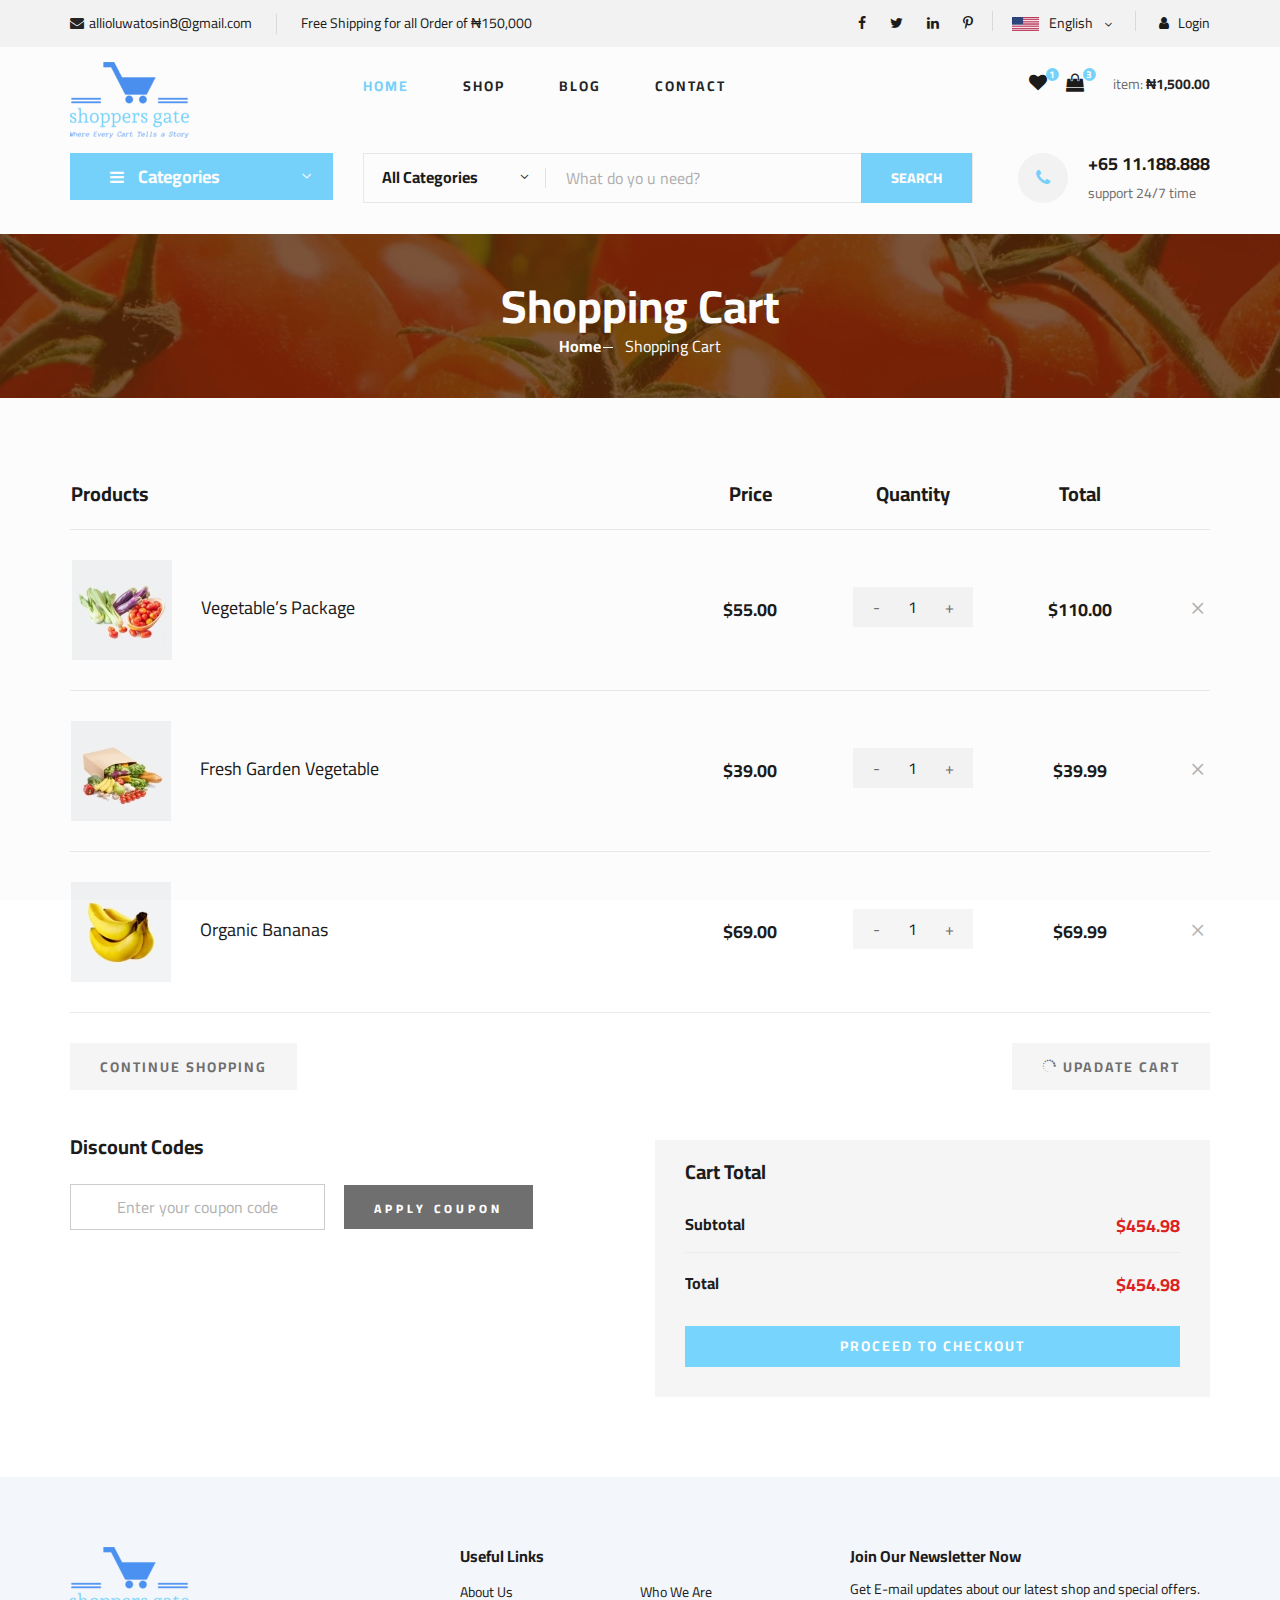
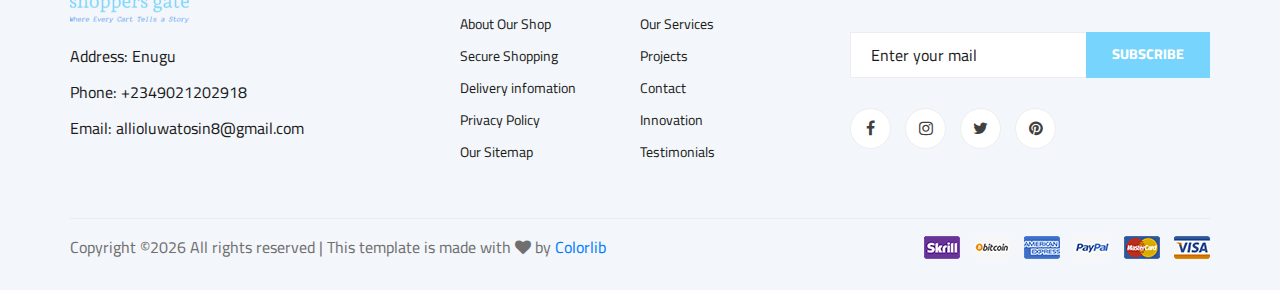
<file: shoping-cart.html>
<!DOCTYPE html>
<html lang="zxx">

<head>
    <meta charset="UTF-8">
    <meta name="description" content="ShoppersGate">
    <meta name="keywords" content="Ogani, unica, creative, html">
    <meta name="viewport" content="width=device-width, initial-scale=1.0">
    <meta http-equiv="X-UA-Compatible" content="ie=edge">
    <title>ShoppersGate | Cart</title>

    <!-- Google Font -->
    <link href="https://fonts.googleapis.com/css2?family=Cairo:wght@200;300;400;600;900&display=swap" rel="stylesheet">

    <!-- Css Styles -->
    <link rel="stylesheet" href="css/bootstrap.min.css" type="text/css">
    <link rel="stylesheet" href="css/font-awesome.min.css" type="text/css">
    <link rel="stylesheet" href="css/elegant-icons.css" type="text/css">
    <link rel="stylesheet" href="css/nice-select.css" type="text/css">
    <link rel="stylesheet" href="css/jquery-ui.min.css" type="text/css">
    <link rel="stylesheet" href="css/owl.carousel.min.css" type="text/css">
    <link rel="stylesheet" href="css/slicknav.min.css" type="text/css">
    <link rel="stylesheet" href="css/style.css" type="text/css">
</head>

<body>
    <!-- Page Preloder -->
    <div id="preloder">
        <div class="loader"></div>
    </div>

    <!-- Humberger Begin -->
    <div class="humberger__menu__overlay"></div>
    <div class="humberger__menu__wrapper">
        <div class="humberger__menu__logo">
            <a href="#"><img src="img/logo.png" alt=""></a>
        </div>
        <div class="humberger__menu__cart">
            <ul>
                <li><a href="#"><i class="fa fa-heart"></i> <span>1</span></a></li>
                <li><a href="../ogani-master/shoping-cart.html"><i class="fa fa-shopping-bag"></i> <span>3</span></a></li>
            </ul>
            <div class="header__cart__price">item: <span>₦1,500.00</span></div>
        </div>
        <div class="humberger__menu__widget">
            <div class="header__top__right__language">
                <img src="img/language.png" alt="">
                <div>English</div>
                <span class="arrow_carrot-down"></span>
                <ul>
                    <li><a href="#">Igbo</a></li>
                    <li><a href="#">English</a></li>
                </ul>
            </div>
            <div class="header__top__right__auth">
                <a href="../ogani-master/login-form-07/index.html"><i class="fa fa-user"></i> Login</a>
            </div>
        </div>
        <nav class="humberger__menu__nav mobile-menu">
            <ul>
                <li class="active"><a href="./index.html">Home</a></li>
                <li><a href="./shop-grid.html">Shop</a></li>
                <!--<li><a href="#">Pages</a>
                    <ul class="header__menu__dropdown">
                        <li><a href="./shop-details.html">Shop Details</a></li>
                        <li><a href="./shoping-cart.html">Shoping Cart</a></li>
                        <li><a href="./checkout.html">Check Out</a></li>
                        <li><a href="./blog-details.html">Blog Details</a></li>
                    </ul>
                </li>-->
                <li><a href="./blog.html">Blog</a></li>
                <li><a href="./contact.html">Contact</a></li>
            </ul>
        </nav>
        <div id="mobile-menu-wrap"></div>
        <div class="header__top__right__social">
            <a href="#"><i class="fa fa-facebook"></i></a>
            <a href="#"><i class="fa fa-twitter"></i></a>
            <a href="#"><i class="fa fa-linkedin"></i></a>
            <a href="#"><i class="fa fa-pinterest-p"></i></a>
        </div>
        <div class="humberger__menu__contact">
            <ul>
                <li><i class="fa fa-envelope"></i> allioluwatosin8@gmail.com</li>
                <li>Free Shipping for all Order of ₦150,000</li>
            </ul>
        </div>
    </div>
    <!-- Humberger End -->

    <!-- Header Section Begin -->
    <header class="header">
        <div class="header__top">
            <div class="container">
                <div class="row">
                    <div class="col-lg-6 col-md-6">
                        <div class="header__top__left">
                            <ul>
                                <li><i class="fa fa-envelope"></i>allioluwatosin8@gmail.com</li>
                                <li>Free Shipping for all Order of ₦150,000</li>
                            </ul>
                        </div>
                    </div>
                    <div class="col-lg-6 col-md-6">
                        <div class="header__top__right">
                            <div class="header__top__right__social">
                                <a href="#"><i class="fa fa-facebook"></i></a>
                                <a href="#"><i class="fa fa-twitter"></i></a>
                                <a href="#"><i class="fa fa-linkedin"></i></a>
                                <a href="#"><i class="fa fa-pinterest-p"></i></a>
                            </div>
                            <div class="header__top__right__language">
                                <img src="img/language.png" alt="">
                                <div>English</div>
                                <span class="arrow_carrot-down"></span>
                                <ul>
                                    <li><a href="#">Spanish</a></li>
                                    <li><a href="#">English</a></li>
                                </ul>
                            </div>
                            <div class="header__top__right__auth">
                                <a href="../ogani-master/login-form-07/index.html"><i class="fa fa-user"></i> Login</a>
                            </div>
                        </div>
                    </div>
                </div>
            </div>
        </div>
        <div class="container">
            <div class="row">
                <div class="col-lg-3">
                    <div class="header__logo">
                        <a href="./index.html"><img src="img/logo.png" alt=""></a>
                    </div>
                </div>
                <div class="col-lg-6">
                    <nav class="header__menu">
                        <ul>
                            <li class="active"><a href="./index.html">Home</a></li>
                            <li><a href="./shop-grid.html">Shop</a></li>
                            <!--<li><a href="#">Pages</a>
                                <ul class="header__menu__dropdown">
                                    <li><a href="./shop-details.html">Shop Details</a></li>
                                    <li><a href="./shoping-cart.html">Shoping Cart</a></li>
                                    <li><a href="./checkout.html">Check Out</a></li>
                                    <li><a href="./blog-details.html">Blog Details</a></li>
                                </ul>
                            </li>-->
                            <li><a href="./blog.html">Blog</a></li>
                            <li><a href="./contact.html">Contact</a></li>
                        </ul>
                    </nav>
                </div>
                <div class="col-lg-3">
                    <div class="header__cart">
                        <ul>
                            <li><a href="#"><i class="fa fa-heart"></i> <span>1</span></a></li>
                            <li><a href="../ogani-master/shoping-cart.html"><i class="fa fa-shopping-bag"></i> <span>3</span></a></li>
                        </ul>
                        <div class="header__cart__price">item: <span>₦1,500.00</span></div>
                    </div>
                </div>
            </div>
            <div class="humberger__open">
                <i class="fa fa-bars"></i>
            </div>
        </div>
    </header>
    <!-- Header Section End -->

    <!-- Hero Section Begin -->
    <section class="hero hero-normal">
        <div class="container">
            <div class="row">
                <div class="col-lg-3">
                    <div class="hero__categories">
                        <div class="hero__categories__all">
                            <i class="fa fa-bars"></i>
                            <span>Categories</span>
                        </div>
                        <ul>
                            <li><a href="#">Groceries & Essentials</a></li>
                            <li><a href="#">Fruits & Vegetables</a></li>
                            <li><a href="#">Meat, Seafood & Dairy</a></li>
                            <li><a href="#">Snacks & Beverages</a></li>
                            <li><a href="#">Home & Cleaning Supplies</a></li>
                            <li><a href="#">Health & Personal Care</a></li>
                            <li><a href="#">Baby & Kids</a></li>
                            <li><a href="#">Pet Supplies</a></li>
                            <li><a href="#">Electronics & Appliances</a></li>
                        </ul>
                        
                    </div>
                </div>
                <div class="col-lg-9">
                    <div class="hero__search">
                        <div class="hero__search__form">
                            <form action="#">
                                <div class="hero__search__categories">
                                    All Categories
                                    <span class="arrow_carrot-down"></span>
                                </div>
                                <input type="text" placeholder="What do yo u need?">
                                <button type="submit" class="site-btn">SEARCH</button>
                            </form>
                        </div>
                        <div class="hero__search__phone">
                            <div class="hero__search__phone__icon">
                                <i class="fa fa-phone"></i>
                            </div>
                            <div class="hero__search__phone__text">
                                <h5>+65 11.188.888</h5>
                                <span>support 24/7 time</span>
                            </div>
                        </div>
                    </div>
                </div>
            </div>
        </div>
    </section>
    <!-- Hero Section End -->

    <!-- Breadcrumb Section Begin -->
    <section class="breadcrumb-section set-bg" data-setbg="img/breadcrumb.jpg">
        <div class="container">
            <div class="row">
                <div class="col-lg-12 text-center">
                    <div class="breadcrumb__text">
                        <h2>Shopping Cart</h2>
                        <div class="breadcrumb__option">
                            <a href="./index.html">Home</a>
                            <span>Shopping Cart</span>
                        </div>
                    </div>
                </div>
            </div>
        </div>
    </section>
    <!-- Breadcrumb Section End -->

    <!-- Shoping Cart Section Begin -->
    <section class="shoping-cart spad">
        <div class="container">
            <div class="row">
                <div class="col-lg-12">
                    <div class="shoping__cart__table">
                        <table>
                            <thead>
                                <tr>
                                    <th class="shoping__product">Products</th>
                                    <th>Price</th>
                                    <th>Quantity</th>
                                    <th>Total</th>
                                    <th></th>
                                </tr>
                            </thead>
                            <tbody>
                                <tr>
                                    <td class="shoping__cart__item">
                                        <img src="img/cart/cart-1.jpg" alt="">
                                        <h5>Vegetable’s Package</h5>
                                    </td>
                                    <td class="shoping__cart__price">
                                        $55.00
                                    </td>
                                    <td class="shoping__cart__quantity">
                                        <div class="quantity">
                                            <div class="pro-qty">
                                                <input type="text" value="1">
                                            </div>
                                        </div>
                                    </td>
                                    <td class="shoping__cart__total">
                                        $110.00
                                    </td>
                                    <td class="shoping__cart__item__close">
                                        <span class="icon_close"></span>
                                    </td>
                                </tr>
                                <tr>
                                    <td class="shoping__cart__item">
                                        <img src="img/cart/cart-2.jpg" alt="">
                                        <h5>Fresh Garden Vegetable</h5>
                                    </td>
                                    <td class="shoping__cart__price">
                                        $39.00
                                    </td>
                                    <td class="shoping__cart__quantity">
                                        <div class="quantity">
                                            <div class="pro-qty">
                                                <input type="text" value="1">
                                            </div>
                                        </div>
                                    </td>
                                    <td class="shoping__cart__total">
                                        $39.99
                                    </td>
                                    <td class="shoping__cart__item__close">
                                        <span class="icon_close"></span>
                                    </td>
                                </tr>
                                <tr>
                                    <td class="shoping__cart__item">
                                        <img src="img/cart/cart-3.jpg" alt="">
                                        <h5>Organic Bananas</h5>
                                    </td>
                                    <td class="shoping__cart__price">
                                        $69.00
                                    </td>
                                    <td class="shoping__cart__quantity">
                                        <div class="quantity">
                                            <div class="pro-qty">
                                                <input type="text" value="1">
                                            </div>
                                        </div>
                                    </td>
                                    <td class="shoping__cart__total">
                                        $69.99
                                    </td>
                                    <td class="shoping__cart__item__close">
                                        <span class="icon_close"></span>
                                    </td>
                                </tr>
                            </tbody>
                        </table>
                    </div>
                </div>
            </div>
            <div class="row">
                <div class="col-lg-12">
                    <div class="shoping__cart__btns">
                        <a href="#" class="primary-btn cart-btn">CONTINUE SHOPPING</a>
                        <a href="#" class="primary-btn cart-btn cart-btn-right"><span class="icon_loading"></span>
                            Upadate Cart</a>
                    </div>
                </div>
                <div class="col-lg-6">
                    <div class="shoping__continue">
                        <div class="shoping__discount">
                            <h5>Discount Codes</h5>
                            <form action="#">
                                <input type="text" placeholder="Enter your coupon code">
                                <button type="submit" class="site-btn">APPLY COUPON</button>
                            </form>
                        </div>
                    </div>
                </div>
                <div class="col-lg-6">
                    <div class="shoping__checkout">
                        <h5>Cart Total</h5>
                        <ul>
                            <li>Subtotal <span>$454.98</span></li>
                            <li>Total <span>$454.98</span></li>
                        </ul>
                        <a href="#" class="primary-btn">PROCEED TO CHECKOUT</a>
                    </div>
                </div>
            </div>
        </div>
    </section>
    <!-- Shoping Cart Section End -->

    <!-- Footer Section Begin -->
    <footer class="footer spad">
        <div class="container">
            <div class="row">
                <div class="col-lg-3 col-md-6 col-sm-6">
                    <div class="footer__about">
                        <div class="footer__about__logo">
                            <a href="./index.html"><img src="img/logo.png" alt=""></a>
                        </div>
                        <ul>
                            <li>Address: Enugu</li>
                            <li>Phone: +2349021202918</li>
                            <li>Email: allioluwatosin8@gmail.com</li>
                        </ul>
                    </div>
                </div>
                <div class="col-lg-4 col-md-6 col-sm-6 offset-lg-1">
                    <div class="footer__widget">
                        <h6>Useful Links</h6>
                        <ul>
                            <li><a href="#">About Us</a></li>
                            <li><a href="#">About Our Shop</a></li>
                            <li><a href="#">Secure Shopping</a></li>
                            <li><a href="#">Delivery infomation</a></li>
                            <li><a href="#">Privacy Policy</a></li>
                            <li><a href="#">Our Sitemap</a></li>
                        </ul>
                        <ul>
                            <li><a href="#">Who We Are</a></li>
                            <li><a href="#">Our Services</a></li>
                            <li><a href="#">Projects</a></li>
                            <li><a href="#">Contact</a></li>
                            <li><a href="#">Innovation</a></li>
                            <li><a href="#">Testimonials</a></li>
                        </ul>
                    </div>
                </div>
                <div class="col-lg-4 col-md-12">
                    <div class="footer__widget">
                        <h6>Join Our Newsletter Now</h6>
                        <p>Get E-mail updates about our latest shop and special offers.</p>
                        <form action="#">
                            <input type="text" placeholder="Enter your mail">
                            <button type="submit" class="site-btn">Subscribe</button>
                        </form>
                        <div class="footer__widget__social">
                            <a href="#"><i class="fa fa-facebook"></i></a>
                            <a href="#"><i class="fa fa-instagram"></i></a>
                            <a href="#"><i class="fa fa-twitter"></i></a>
                            <a href="#"><i class="fa fa-pinterest"></i></a>
                        </div>
                    </div>
                </div>
            </div>
            <div class="row">
                <div class="col-lg-12">
                    <div class="footer__copyright">
                        <div class="footer__copyright__text"><p><!-- Link back to Colorlib can't be removed. Template is licensed under CC BY 3.0. -->
  Copyright &copy;<script>document.write(new Date().getFullYear());</script> All rights reserved | This template is made with <i class="fa fa-heart" aria-hidden="true"></i> by <a href="https://colorlib.com" target="_blank">Colorlib</a>
  <!-- Link back to Colorlib can't be removed. Template is licensed under CC BY 3.0. --></p></div>
                        <div class="footer__copyright__payment"><img src="img/payment-item.png" alt=""></div>
                    </div>
                </div>
            </div>
        </div>
    </footer>
    <!-- Footer Section End -->

    <!-- Js Plugins -->
    <script src="js/jquery-3.3.1.min.js"></script>
    <script src="js/bootstrap.min.js"></script>
    <script src="js/jquery.nice-select.min.js"></script>
    <script src="js/jquery-ui.min.js"></script>
    <script src="js/jquery.slicknav.js"></script>
    <script src="js/mixitup.min.js"></script>
    <script src="js/owl.carousel.min.js"></script>
    <script src="js/main.js"></script>


</body>

</html>
</file>
<file: css/elegant-icons.css>
@font-face {
	font-family: 'ElegantIcons';
	src:url('../fonts/ElegantIcons.eot');
	src:url('../fonts/ElegantIcons.eot?#iefix') format('embedded-opentype'),
		url('../fonts/ElegantIcons.woff') format('woff'),
		url('../fonts/ElegantIcons.ttf') format('truetype'),
		url('../fonts/ElegantIcons.svg#ElegantIcons') format('svg');
	font-weight: normal;
	font-style: normal;
}

/* Use the following CSS code if you want to use data attributes for inserting your icons */
[data-icon]:before {
	font-family: 'ElegantIcons';
	content: attr(data-icon);
	speak: none;
	font-weight: normal;
	font-variant: normal;
	text-transform: none;
	line-height: 1;
	-webkit-font-smoothing: antialiased;
	-moz-osx-font-smoothing: grayscale;
}

/* Use the following CSS code if you want to have a class per icon */
/*
Instead of a list of all class selectors,
you can use the generic selector below, but it's slower:
[class*="your-class-prefix"] {
*/
.arrow_up, .arrow_down, .arrow_left, .arrow_right, .arrow_left-up, .arrow_right-up, .arrow_right-down, .arrow_left-down, .arrow-up-down, .arrow_up-down_alt, .arrow_left-right_alt, .arrow_left-right, .arrow_expand_alt2, .arrow_expand_alt, .arrow_condense, .arrow_expand, .arrow_move, .arrow_carrot-up, .arrow_carrot-down, .arrow_carrot-left, .arrow_carrot-right, .arrow_carrot-2up, .arrow_carrot-2down, .arrow_carrot-2left, .arrow_carrot-2right, .arrow_carrot-up_alt2, .arrow_carrot-down_alt2, .arrow_carrot-left_alt2, .arrow_carrot-right_alt2, .arrow_carrot-2up_alt2, .arrow_carrot-2down_alt2, .arrow_carrot-2left_alt2, .arrow_carrot-2right_alt2, .arrow_triangle-up, .arrow_triangle-down, .arrow_triangle-left, .arrow_triangle-right, .arrow_triangle-up_alt2, .arrow_triangle-down_alt2, .arrow_triangle-left_alt2, .arrow_triangle-right_alt2, .arrow_back, .icon_minus-06, .icon_plus, .icon_close, .icon_check, .icon_minus_alt2, .icon_plus_alt2, .icon_close_alt2, .icon_check_alt2, .icon_zoom-out_alt, .icon_zoom-in_alt, .icon_search, .icon_box-empty, .icon_box-selected, .icon_minus-box, .icon_plus-box, .icon_box-checked, .icon_circle-empty, .icon_circle-slelected, .icon_stop_alt2, .icon_stop, .icon_pause_alt2, .icon_pause, .icon_menu, .icon_menu-square_alt2, .icon_menu-circle_alt2, .icon_ul, .icon_ol, .icon_adjust-horiz, .icon_adjust-vert, .icon_document_alt, .icon_documents_alt, .icon_pencil, .icon_pencil-edit_alt, .icon_pencil-edit, .icon_folder-alt, .icon_folder-open_alt, .icon_folder-add_alt, .icon_info_alt, .icon_error-oct_alt, .icon_error-circle_alt, .icon_error-triangle_alt, .icon_question_alt2, .icon_question, .icon_comment_alt, .icon_chat_alt, .icon_vol-mute_alt, .icon_volume-low_alt, .icon_volume-high_alt, .icon_quotations, .icon_quotations_alt2, .icon_clock_alt, .icon_lock_alt, .icon_lock-open_alt, .icon_key_alt, .icon_cloud_alt, .icon_cloud-upload_alt, .icon_cloud-download_alt, .icon_image, .icon_images, .icon_lightbulb_alt, .icon_gift_alt, .icon_house_alt, .icon_genius, .icon_mobile, .icon_tablet, .icon_laptop, .icon_desktop, .icon_camera_alt, .icon_mail_alt, .icon_cone_alt, .icon_ribbon_alt, .icon_bag_alt, .icon_creditcard, .icon_cart_alt, .icon_paperclip, .icon_tag_alt, .icon_tags_alt, .icon_trash_alt, .icon_cursor_alt, .icon_mic_alt, .icon_compass_alt, .icon_pin_alt, .icon_pushpin_alt, .icon_map_alt, .icon_drawer_alt, .icon_toolbox_alt, .icon_book_alt, .icon_calendar, .icon_film, .icon_table, .icon_contacts_alt, .icon_headphones, .icon_lifesaver, .icon_piechart, .icon_refresh, .icon_link_alt, .icon_link, .icon_loading, .icon_blocked, .icon_archive_alt, .icon_heart_alt, .icon_star_alt, .icon_star-half_alt, .icon_star, .icon_star-half, .icon_tools, .icon_tool, .icon_cog, .icon_cogs, .arrow_up_alt, .arrow_down_alt, .arrow_left_alt, .arrow_right_alt, .arrow_left-up_alt, .arrow_right-up_alt, .arrow_right-down_alt, .arrow_left-down_alt, .arrow_condense_alt, .arrow_expand_alt3, .arrow_carrot_up_alt, .arrow_carrot-down_alt, .arrow_carrot-left_alt, .arrow_carrot-right_alt, .arrow_carrot-2up_alt, .arrow_carrot-2dwnn_alt, .arrow_carrot-2left_alt, .arrow_carrot-2right_alt, .arrow_triangle-up_alt, .arrow_triangle-down_alt, .arrow_triangle-left_alt, .arrow_triangle-right_alt, .icon_minus_alt, .icon_plus_alt, .icon_close_alt, .icon_check_alt, .icon_zoom-out, .icon_zoom-in, .icon_stop_alt, .icon_menu-square_alt, .icon_menu-circle_alt, .icon_document, .icon_documents, .icon_pencil_alt, .icon_folder, .icon_folder-open, .icon_folder-add, .icon_folder_upload, .icon_folder_download, .icon_info, .icon_error-circle, .icon_error-oct, .icon_error-triangle, .icon_question_alt, .icon_comment, .icon_chat, .icon_vol-mute, .icon_volume-low, .icon_volume-high, .icon_quotations_alt, .icon_clock, .icon_lock, .icon_lock-open, .icon_key, .icon_cloud, .icon_cloud-upload, .icon_cloud-download, .icon_lightbulb, .icon_gift, .icon_house, .icon_camera, .icon_mail, .icon_cone, .icon_ribbon, .icon_bag, .icon_cart, .icon_tag, .icon_tags, .icon_trash, .icon_cursor, .icon_mic, .icon_compass, .icon_pin, .icon_pushpin, .icon_map, .icon_drawer, .icon_toolbox, .icon_book, .icon_contacts, .icon_archive, .icon_heart, .icon_profile, .icon_group, .icon_grid-2x2, .icon_grid-3x3, .icon_music, .icon_pause_alt, .icon_phone, .icon_upload, .icon_download, .social_facebook, .social_twitter, .social_pinterest, .social_googleplus, .social_tumblr, .social_tumbleupon, .social_wordpress, .social_instagram, .social_dribbble, .social_vimeo, .social_linkedin, .social_rss, .social_deviantart, .social_share, .social_myspace, .social_skype, .social_youtube, .social_picassa, .social_googledrive, .social_flickr, .social_blogger, .social_spotify, .social_delicious, .social_facebook_circle, .social_twitter_circle, .social_pinterest_circle, .social_googleplus_circle, .social_tumblr_circle, .social_stumbleupon_circle, .social_wordpress_circle, .social_instagram_circle, .social_dribbble_circle, .social_vimeo_circle, .social_linkedin_circle, .social_rss_circle, .social_deviantart_circle, .social_share_circle, .social_myspace_circle, .social_skype_circle, .social_youtube_circle, .social_picassa_circle, .social_googledrive_alt2, .social_flickr_circle, .social_blogger_circle, .social_spotify_circle, .social_delicious_circle, .social_facebook_square, .social_twitter_square, .social_pinterest_square, .social_googleplus_square, .social_tumblr_square, .social_stumbleupon_square, .social_wordpress_square, .social_instagram_square, .social_dribbble_square, .social_vimeo_square, .social_linkedin_square, .social_rss_square, .social_deviantart_square, .social_share_square, .social_myspace_square, .social_skype_square, .social_youtube_square, .social_picassa_square, .social_googledrive_square, .social_flickr_square, .social_blogger_square, .social_spotify_square, .social_delicious_square, .icon_printer, .icon_calulator, .icon_building, .icon_floppy, .icon_drive, .icon_search-2, .icon_id, .icon_id-2, .icon_puzzle, .icon_like, .icon_dislike, .icon_mug, .icon_currency, .icon_wallet, .icon_pens, .icon_easel, .icon_flowchart, .icon_datareport, .icon_briefcase, .icon_shield, .icon_percent, .icon_globe, .icon_globe-2, .icon_target, .icon_hourglass, .icon_balance, .icon_rook, .icon_printer-alt, .icon_calculator_alt, .icon_building_alt, .icon_floppy_alt, .icon_drive_alt, .icon_search_alt, .icon_id_alt, .icon_id-2_alt, .icon_puzzle_alt, .icon_like_alt, .icon_dislike_alt, .icon_mug_alt, .icon_currency_alt, .icon_wallet_alt, .icon_pens_alt, .icon_easel_alt, .icon_flowchart_alt, .icon_datareport_alt, .icon_briefcase_alt, .icon_shield_alt, .icon_percent_alt, .icon_globe_alt, .icon_clipboard {
	font-family: 'ElegantIcons';
	speak: none;
	font-style: normal;
	font-weight: normal;
	font-variant: normal;
	text-transform: none;
	line-height: 1;
	-webkit-font-smoothing: antialiased;
}
.arrow_up:before {
	content: "\21";
}
.arrow_down:before {
	content: "\22";
}
.arrow_left:before {
	content: "\23";
}
.arrow_right:before {
	content: "\24";
}
.arrow_left-up:before {
	content: "\25";
}
.arrow_right-up:before {
	content: "\26";
}
.arrow_right-down:before {
	content: "\27";
}
.arrow_left-down:before {
	content: "\28";
}
.arrow-up-down:before {
	content: "\29";
}
.arrow_up-down_alt:before {
	content: "\2a";
}
.arrow_left-right_alt:before {
	content: "\2b";
}
.arrow_left-right:before {
	content: "\2c";
}
.arrow_expand_alt2:before {
	content: "\2d";
}
.arrow_expand_alt:before {
	content: "\2e";
}
.arrow_condense:before {
	content: "\2f";
}
.arrow_expand:before {
	content: "\30";
}
.arrow_move:before {
	content: "\31";
}
.arrow_carrot-up:before {
	content: "\32";
}
.arrow_carrot-down:before {
	content: "\33";
}
.arrow_carrot-left:before {
	content: "\34";
}
.arrow_carrot-right:before {
	content: "\35";
}
.arrow_carrot-2up:before {
	content: "\36";
}
.arrow_carrot-2down:before {
	content: "\37";
}
.arrow_carrot-2left:before {
	content: "\38";
}
.arrow_carrot-2right:before {
	content: "\39";
}
.arrow_carrot-up_alt2:before {
	content: "\3a";
}
.arrow_carrot-down_alt2:before {
	content: "\3b";
}
.arrow_carrot-left_alt2:before {
	content: "\3c";
}
.arrow_carrot-right_alt2:before {
	content: "\3d";
}
.arrow_carrot-2up_alt2:before {
	content: "\3e";
}
.arrow_carrot-2down_alt2:before {
	content: "\3f";
}
.arrow_carrot-2left_alt2:before {
	content: "\40";
}
.arrow_carrot-2right_alt2:before {
	content: "\41";
}
.arrow_triangle-up:before {
	content: "\42";
}
.arrow_triangle-down:before {
	content: "\43";
}
.arrow_triangle-left:before {
	content: "\44";
}
.arrow_triangle-right:before {
	content: "\45";
}
.arrow_triangle-up_alt2:before {
	content: "\46";
}
.arrow_triangle-down_alt2:before {
	content: "\47";
}
.arrow_triangle-left_alt2:before {
	content: "\48";
}
.arrow_triangle-right_alt2:before {
	content: "\49";
}
.arrow_back:before {
	content: "\4a";
}
.icon_minus-06:before {
	content: "\4b";
}
.icon_plus:before {
	content: "\4c";
}
.icon_close:before {
	content: "\4d";
}
.icon_check:before {
	content: "\4e";
}
.icon_minus_alt2:before {
	content: "\4f";
}
.icon_plus_alt2:before {
	content: "\50";
}
.icon_close_alt2:before {
	content: "\51";
}
.icon_check_alt2:before {
	content: "\52";
}
.icon_zoom-out_alt:before {
	content: "\53";
}
.icon_zoom-in_alt:before {
	content: "\54";
}
.icon_search:before {
	content: "\55";
}
.icon_box-empty:before {
	content: "\56";
}
.icon_box-selected:before {
	content: "\57";
}
.icon_minus-box:before {
	content: "\58";
}
.icon_plus-box:before {
	content: "\59";
}
.icon_box-checked:before {
	content: "\5a";
}
.icon_circle-empty:before {
	content: "\5b";
}
.icon_circle-slelected:before {
	content: "\5c";
}
.icon_stop_alt2:before {
	content: "\5d";
}
.icon_stop:before {
	content: "\5e";
}
.icon_pause_alt2:before {
	content: "\5f";
}
.icon_pause:before {
	content: "\60";
}
.icon_menu:before {
	content: "\61";
}
.icon_menu-square_alt2:before {
	content: "\62";
}
.icon_menu-circle_alt2:before {
	content: "\63";
}
.icon_ul:before {
	content: "\64";
}
.icon_ol:before {
	content: "\65";
}
.icon_adjust-horiz:before {
	content: "\66";
}
.icon_adjust-vert:before {
	content: "\67";
}
.icon_document_alt:before {
	content: "\68";
}
.icon_documents_alt:before {
	content: "\69";
}
.icon_pencil:before {
	content: "\6a";
}
.icon_pencil-edit_alt:before {
	content: "\6b";
}
.icon_pencil-edit:before {
	content: "\6c";
}
.icon_folder-alt:before {
	content: "\6d";
}
.icon_folder-open_alt:before {
	content: "\6e";
}
.icon_folder-add_alt:before {
	content: "\6f";
}
.icon_info_alt:before {
	content: "\70";
}
.icon_error-oct_alt:before {
	content: "\71";
}
.icon_error-circle_alt:before {
	content: "\72";
}
.icon_error-triangle_alt:before {
	content: "\73";
}
.icon_question_alt2:before {
	content: "\74";
}
.icon_question:before {
	content: "\75";
}
.icon_comment_alt:before {
	content: "\76";
}
.icon_chat_alt:before {
	content: "\77";
}
.icon_vol-mute_alt:before {
	content: "\78";
}
.icon_volume-low_alt:before {
	content: "\79";
}
.icon_volume-high_alt:before {
	content: "\7a";
}
.icon_quotations:before {
	content: "\7b";
}
.icon_quotations_alt2:before {
	content: "\7c";
}
.icon_clock_alt:before {
	content: "\7d";
}
.icon_lock_alt:before {
	content: "\7e";
}
.icon_lock-open_alt:before {
	content: "\e000";
}
.icon_key_alt:before {
	content: "\e001";
}
.icon_cloud_alt:before {
	content: "\e002";
}
.icon_cloud-upload_alt:before {
	content: "\e003";
}
.icon_cloud-download_alt:before {
	content: "\e004";
}
.icon_image:before {
	content: "\e005";
}
.icon_images:before {
	content: "\e006";
}
.icon_lightbulb_alt:before {
	content: "\e007";
}
.icon_gift_alt:before {
	content: "\e008";
}
.icon_house_alt:before {
	content: "\e009";
}
.icon_genius:before {
	content: "\e00a";
}
.icon_mobile:before {
	content: "\e00b";
}
.icon_tablet:before {
	content: "\e00c";
}
.icon_laptop:before {
	content: "\e00d";
}
.icon_desktop:before {
	content: "\e00e";
}
.icon_camera_alt:before {
	content: "\e00f";
}
.icon_mail_alt:before {
	content: "\e010";
}
.icon_cone_alt:before {
	content: "\e011";
}
.icon_ribbon_alt:before {
	content: "\e012";
}
.icon_bag_alt:before {
	content: "\e013";
}
.icon_creditcard:before {
	content: "\e014";
}
.icon_cart_alt:before {
	content: "\e015";
}
.icon_paperclip:before {
	content: "\e016";
}
.icon_tag_alt:before {
	content: "\e017";
}
.icon_tags_alt:before {
	content: "\e018";
}
.icon_trash_alt:before {
	content: "\e019";
}
.icon_cursor_alt:before {
	content: "\e01a";
}
.icon_mic_alt:before {
	content: "\e01b";
}
.icon_compass_alt:before {
	content: "\e01c";
}
.icon_pin_alt:before {
	content: "\e01d";
}
.icon_pushpin_alt:before {
	content: "\e01e";
}
.icon_map_alt:before {
	content: "\e01f";
}
.icon_drawer_alt:before {
	content: "\e020";
}
.icon_toolbox_alt:before {
	content: "\e021";
}
.icon_book_alt:before {
	content: "\e022";
}
.icon_calendar:before {
	content: "\e023";
}
.icon_film:before {
	content: "\e024";
}
.icon_table:before {
	content: "\e025";
}
.icon_contacts_alt:before {
	content: "\e026";
}
.icon_headphones:before {
	content: "\e027";
}
.icon_lifesaver:before {
	content: "\e028";
}
.icon_piechart:before {
	content: "\e029";
}
.icon_refresh:before {
	content: "\e02a";
}
.icon_link_alt:before {
	content: "\e02b";
}
.icon_link:before {
	content: "\e02c";
}
.icon_loading:before {
	content: "\e02d";
}
.icon_blocked:before {
	content: "\e02e";
}
.icon_archive_alt:before {
	content: "\e02f";
}
.icon_heart_alt:before {
	content: "\e030";
}
.icon_star_alt:before {
	content: "\e031";
}
.icon_star-half_alt:before {
	content: "\e032";
}
.icon_star:before {
	content: "\e033";
}
.icon_star-half:before {
	content: "\e034";
}
.icon_tools:before {
	content: "\e035";
}
.icon_tool:before {
	content: "\e036";
}
.icon_cog:before {
	content: "\e037";
}
.icon_cogs:before {
	content: "\e038";
}
.arrow_up_alt:before {
	content: "\e039";
}
.arrow_down_alt:before {
	content: "\e03a";
}
.arrow_left_alt:before {
	content: "\e03b";
}
.arrow_right_alt:before {
	content: "\e03c";
}
.arrow_left-up_alt:before {
	content: "\e03d";
}
.arrow_right-up_alt:before {
	content: "\e03e";
}
.arrow_right-down_alt:before {
	content: "\e03f";
}
.arrow_left-down_alt:before {
	content: "\e040";
}
.arrow_condense_alt:before {
	content: "\e041";
}
.arrow_expand_alt3:before {
	content: "\e042";
}
.arrow_carrot_up_alt:before {
	content: "\e043";
}
.arrow_carrot-down_alt:before {
	content: "\e044";
}
.arrow_carrot-left_alt:before {
	content: "\e045";
}
.arrow_carrot-right_alt:before {
	content: "\e046";
}
.arrow_carrot-2up_alt:before {
	content: "\e047";
}
.arrow_carrot-2dwnn_alt:before {
	content: "\e048";
}
.arrow_carrot-2left_alt:before {
	content: "\e049";
}
.arrow_carrot-2right_alt:before {
	content: "\e04a";
}
.arrow_triangle-up_alt:before {
	content: "\e04b";
}
.arrow_triangle-down_alt:before {
	content: "\e04c";
}
.arrow_triangle-left_alt:before {
	content: "\e04d";
}
.arrow_triangle-right_alt:before {
	content: "\e04e";
}
.icon_minus_alt:before {
	content: "\e04f";
}
.icon_plus_alt:before {
	content: "\e050";
}
.icon_close_alt:before {
	content: "\e051";
}
.icon_check_alt:before {
	content: "\e052";
}
.icon_zoom-out:before {
	content: "\e053";
}
.icon_zoom-in:before {
	content: "\e054";
}
.icon_stop_alt:before {
	content: "\e055";
}
.icon_menu-square_alt:before {
	content: "\e056";
}
.icon_menu-circle_alt:before {
	content: "\e057";
}
.icon_document:before {
	content: "\e058";
}
.icon_documents:before {
	content: "\e059";
}
.icon_pencil_alt:before {
	content: "\e05a";
}
.icon_folder:before {
	content: "\e05b";
}
.icon_folder-open:before {
	content: "\e05c";
}
.icon_folder-add:before {
	content: "\e05d";
}
.icon_folder_upload:before {
	content: "\e05e";
}
.icon_folder_download:before {
	content: "\e05f";
}
.icon_info:before {
	content: "\e060";
}
.icon_error-circle:before {
	content: "\e061";
}
.icon_error-oct:before {
	content: "\e062";
}
.icon_error-triangle:before {
	content: "\e063";
}
.icon_question_alt:before {
	content: "\e064";
}
.icon_comment:before {
	content: "\e065";
}
.icon_chat:before {
	content: "\e066";
}
.icon_vol-mute:before {
	content: "\e067";
}
.icon_volume-low:before {
	content: "\e068";
}
.icon_volume-high:before {
	content: "\e069";
}
.icon_quotations_alt:before {
	content: "\e06a";
}
.icon_clock:before {
	content: "\e06b";
}
.icon_lock:before {
	content: "\e06c";
}
.icon_lock-open:before {
	content: "\e06d";
}
.icon_key:before {
	content: "\e06e";
}
.icon_cloud:before {
	content: "\e06f";
}
.icon_cloud-upload:before {
	content: "\e070";
}
.icon_cloud-download:before {
	content: "\e071";
}
.icon_lightbulb:before {
	content: "\e072";
}
.icon_gift:before {
	content: "\e073";
}
.icon_house:before {
	content: "\e074";
}
.icon_camera:before {
	content: "\e075";
}
.icon_mail:before {
	content: "\e076";
}
.icon_cone:before {
	content: "\e077";
}
.icon_ribbon:before {
	content: "\e078";
}
.icon_bag:before {
	content: "\e079";
}
.icon_cart:before {
	content: "\e07a";
}
.icon_tag:before {
	content: "\e07b";
}
.icon_tags:before {
	content: "\e07c";
}
.icon_trash:before {
	content: "\e07d";
}
.icon_cursor:before {
	content: "\e07e";
}
.icon_mic:before {
	content: "\e07f";
}
.icon_compass:before {
	content: "\e080";
}
.icon_pin:before {
	content: "\e081";
}
.icon_pushpin:before {
	content: "\e082";
}
.icon_map:before {
	content: "\e083";
}
.icon_drawer:before {
	content: "\e084";
}
.icon_toolbox:before {
	content: "\e085";
}
.icon_book:before {
	content: "\e086";
}
.icon_contacts:before {
	content: "\e087";
}
.icon_archive:before {
	content: "\e088";
}
.icon_heart:before {
	content: "\e089";
}
.icon_profile:before {
	content: "\e08a";
}
.icon_group:before {
	content: "\e08b";
}
.icon_grid-2x2:before {
	content: "\e08c";
}
.icon_grid-3x3:before {
	content: "\e08d";
}
.icon_music:before {
	content: "\e08e";
}
.icon_pause_alt:before {
	content: "\e08f";
}
.icon_phone:before {
	content: "\e090";
}
.icon_upload:before {
	content: "\e091";
}
.icon_download:before {
	content: "\e092";
}
.social_facebook:before {
	content: "\e093";
}
.social_twitter:before {
	content: "\e094";
}
.social_pinterest:before {
	content: "\e095";
}
.social_googleplus:before {
	content: "\e096";
}
.social_tumblr:before {
	content: "\e097";
}
.social_tumbleupon:before {
	content: "\e098";
}
.social_wordpress:before {
	content: "\e099";
}
.social_instagram:before {
	content: "\e09a";
}
.social_dribbble:before {
	content: "\e09b";
}
.social_vimeo:before {
	content: "\e09c";
}
.social_linkedin:before {
	content: "\e09d";
}
.social_rss:before {
	content: "\e09e";
}
.social_deviantart:before {
	content: "\e09f";
}
.social_share:before {
	content: "\e0a0";
}
.social_myspace:before {
	content: "\e0a1";
}
.social_skype:before {
	content: "\e0a2";
}
.social_youtube:before {
	content: "\e0a3";
}
.social_picassa:before {
	content: "\e0a4";
}
.social_googledrive:before {
	content: "\e0a5";
}
.social_flickr:before {
	content: "\e0a6";
}
.social_blogger:before {
	content: "\e0a7";
}
.social_spotify:before {
	content: "\e0a8";
}
.social_delicious:before {
	content: "\e0a9";
}
.social_facebook_circle:before {
	content: "\e0aa";
}
.social_twitter_circle:before {
	content: "\e0ab";
}
.social_pinterest_circle:before {
	content: "\e0ac";
}
.social_googleplus_circle:before {
	content: "\e0ad";
}
.social_tumblr_circle:before {
	content: "\e0ae";
}
.social_stumbleupon_circle:before {
	content: "\e0af";
}
.social_wordpress_circle:before {
	content: "\e0b0";
}
.social_instagram_circle:before {
	content: "\e0b1";
}
.social_dribbble_circle:before {
	content: "\e0b2";
}
.social_vimeo_circle:before {
	content: "\e0b3";
}
.social_linkedin_circle:before {
	content: "\e0b4";
}
.social_rss_circle:before {
	content: "\e0b5";
}
.social_deviantart_circle:before {
	content: "\e0b6";
}
.social_share_circle:before {
	content: "\e0b7";
}
.social_myspace_circle:before {
	content: "\e0b8";
}
.social_skype_circle:before {
	content: "\e0b9";
}
.social_youtube_circle:before {
	content: "\e0ba";
}
.social_picassa_circle:before {
	content: "\e0bb";
}
.social_googledrive_alt2:before {
	content: "\e0bc";
}
.social_flickr_circle:before {
	content: "\e0bd";
}
.social_blogger_circle:before {
	content: "\e0be";
}
.social_spotify_circle:before {
	content: "\e0bf";
}
.social_delicious_circle:before {
	content: "\e0c0";
}
.social_facebook_square:before {
	content: "\e0c1";
}
.social_twitter_square:before {
	content: "\e0c2";
}
.social_pinterest_square:before {
	content: "\e0c3";
}
.social_googleplus_square:before {
	content: "\e0c4";
}
.social_tumblr_square:before {
	content: "\e0c5";
}
.social_stumbleupon_square:before {
	content: "\e0c6";
}
.social_wordpress_square:before {
	content: "\e0c7";
}
.social_instagram_square:before {
	content: "\e0c8";
}
.social_dribbble_square:before {
	content: "\e0c9";
}
.social_vimeo_square:before {
	content: "\e0ca";
}
.social_linkedin_square:before {
	content: "\e0cb";
}
.social_rss_square:before {
	content: "\e0cc";
}
.social_deviantart_square:before {
	content: "\e0cd";
}
.social_share_square:before {
	content: "\e0ce";
}
.social_myspace_square:before {
	content: "\e0cf";
}
.social_skype_square:before {
	content: "\e0d0";
}
.social_youtube_square:before {
	content: "\e0d1";
}
.social_picassa_square:before {
	content: "\e0d2";
}
.social_googledrive_square:before {
	content: "\e0d3";
}
.social_flickr_square:before {
	content: "\e0d4";
}
.social_blogger_square:before {
	content: "\e0d5";
}
.social_spotify_square:before {
	content: "\e0d6";
}
.social_delicious_square:before {
	content: "\e0d7";
}
.icon_printer:before {
	content: "\e103";
}
.icon_calulator:before {
	content: "\e0ee";
}
.icon_building:before {
	content: "\e0ef";
}
.icon_floppy:before {
	content: "\e0e8";
}
.icon_drive:before {
	content: "\e0ea";
}
.icon_search-2:before {
	content: "\e101";
}
.icon_id:before {
	content: "\e107";
}
.icon_id-2:before {
	content: "\e108";
}
.icon_puzzle:before {
	content: "\e102";
}
.icon_like:before {
	content: "\e106";
}
.icon_dislike:before {
	content: "\e0eb";
}
.icon_mug:before {
	content: "\e105";
}
.icon_currency:before {
	content: "\e0ed";
}
.icon_wallet:before {
	content: "\e100";
}
.icon_pens:before {
	content: "\e104";
}
.icon_easel:before {
	content: "\e0e9";
}
.icon_flowchart:before {
	content: "\e109";
}
.icon_datareport:before {
	content: "\e0ec";
}
.icon_briefcase:before {
	content: "\e0fe";
}
.icon_shield:before {
	content: "\e0f6";
}
.icon_percent:before {
	content: "\e0fb";
}
.icon_globe:before {
	content: "\e0e2";
}
.icon_globe-2:before {
	content: "\e0e3";
}
.icon_target:before {
	content: "\e0f5";
}
.icon_hourglass:before {
	content: "\e0e1";
}
.icon_balance:before {
	content: "\e0ff";
}
.icon_rook:before {
	content: "\e0f8";
}
.icon_printer-alt:before {
	content: "\e0fa";
}
.icon_calculator_alt:before {
	content: "\e0e7";
}
.icon_building_alt:before {
	content: "\e0fd";
}
.icon_floppy_alt:before {
	content: "\e0e4";
}
.icon_drive_alt:before {
	content: "\e0e5";
}
.icon_search_alt:before {
	content: "\e0f7";
}
.icon_id_alt:before {
	content: "\e0e0";
}
.icon_id-2_alt:before {
	content: "\e0fc";
}
.icon_puzzle_alt:before {
	content: "\e0f9";
}
.icon_like_alt:before {
	content: "\e0dd";
}
.icon_dislike_alt:before {
	content: "\e0f1";
}
.icon_mug_alt:before {
	content: "\e0dc";
}
.icon_currency_alt:before {
	content: "\e0f3";
}
.icon_wallet_alt:before {
	content: "\e0d8";
}
.icon_pens_alt:before {
	content: "\e0db";
}
.icon_easel_alt:before {
	content: "\e0f0";
}
.icon_flowchart_alt:before {
	content: "\e0df";
}
.icon_datareport_alt:before {
	content: "\e0f2";
}
.icon_briefcase_alt:before {
	content: "\e0f4";
}
.icon_shield_alt:before {
	content: "\e0d9";
}
.icon_percent_alt:before {
	content: "\e0da";
}
.icon_globe_alt:before {
	content: "\e0de";
}
.icon_clipboard:before {
	content: "\e0e6";
}


	.glyph {
		float: left;
		text-align: center;
		padding: .75em;
		margin: .4em 1.5em .75em 0;
		width: 6em;
text-shadow: none;
	}
        .glyph_big {
        font-size: 128px;
        color: #59c5dc;
        float: left;
        margin-right: 20px;
        }

        .glyph div { padding-bottom: 10px;}

	.glyph input {
		font-family: consolas, monospace;
		font-size: 12px;
		width: 100%;
		text-align: center;
		border: 0;
		box-shadow: 0 0 0 1px #ccc;
		padding: .2em;
                -moz-border-radius: 5px;
                -webkit-border-radius: 5px;
	}
	.centered {
		margin-left: auto;
		margin-right: auto;
	}
	.glyph .fs1 {
		font-size: 2em;
	}
</file>
<file: css/nice-select.css>
.nice-select {
  -webkit-tap-highlight-color: transparent;
  background-color: #fff;
  border-radius: 5px;
  border: solid 1px #e8e8e8;
  box-sizing: border-box;
  clear: both;
  cursor: pointer;
  display: block;
  float: left;
  font-family: inherit;
  font-size: 14px;
  font-weight: normal;
  height: 42px;
  line-height: 40px;
  outline: none;
  padding-left: 18px;
  padding-right: 30px;
  position: relative;
  text-align: left !important;
  -webkit-transition: all 0.2s ease-in-out;
  transition: all 0.2s ease-in-out;
  -webkit-user-select: none;
     -moz-user-select: none;
      -ms-user-select: none;
          user-select: none;
  white-space: nowrap;
  width: auto; }
  .nice-select:hover {
    border-color: #dbdbdb; }
  .nice-select:active, .nice-select.open, .nice-select:focus {
    border-color: #999; }
  .nice-select:after {
    border-bottom: 2px solid #999;
    border-right: 2px solid #999;
    content: '';
    display: block;
    height: 5px;
    margin-top: -4px;
    pointer-events: none;
    position: absolute;
    right: 12px;
    top: 50%;
    -webkit-transform-origin: 66% 66%;
        -ms-transform-origin: 66% 66%;
            transform-origin: 66% 66%;
    -webkit-transform: rotate(45deg);
        -ms-transform: rotate(45deg);
            transform: rotate(45deg);
    -webkit-transition: all 0.15s ease-in-out;
    transition: all 0.15s ease-in-out;
    width: 5px; }
  .nice-select.open:after {
    -webkit-transform: rotate(-135deg);
        -ms-transform: rotate(-135deg);
            transform: rotate(-135deg); }
  .nice-select.open .list {
    opacity: 1;
    pointer-events: auto;
    -webkit-transform: scale(1) translateY(0);
        -ms-transform: scale(1) translateY(0);
            transform: scale(1) translateY(0); }
  .nice-select.disabled {
    border-color: #ededed;
    color: #999;
    pointer-events: none; }
    .nice-select.disabled:after {
      border-color: #cccccc; }
  .nice-select.wide {
    width: 100%; }
    .nice-select.wide .list {
      left: 0 !important;
      right: 0 !important; }
  .nice-select.right {
    float: right; }
    .nice-select.right .list {
      left: auto;
      right: 0; }
  .nice-select.small {
    font-size: 12px;
    height: 36px;
    line-height: 34px; }
    .nice-select.small:after {
      height: 4px;
      width: 4px; }
    .nice-select.small .option {
      line-height: 34px;
      min-height: 34px; }
  .nice-select .list {
    background-color: #fff;
    border-radius: 5px;
    box-shadow: 0 0 0 1px rgba(68, 68, 68, 0.11);
    box-sizing: border-box;
    margin-top: 4px;
    opacity: 0;
    overflow: hidden;
    padding: 0;
    pointer-events: none;
    position: absolute;
    top: 100%;
    left: 0;
    -webkit-transform-origin: 50% 0;
        -ms-transform-origin: 50% 0;
            transform-origin: 50% 0;
    -webkit-transform: scale(0.75) translateY(-21px);
        -ms-transform: scale(0.75) translateY(-21px);
            transform: scale(0.75) translateY(-21px);
    -webkit-transition: all 0.2s cubic-bezier(0.5, 0, 0, 1.25), opacity 0.15s ease-out;
    transition: all 0.2s cubic-bezier(0.5, 0, 0, 1.25), opacity 0.15s ease-out;
    z-index: 9; }
    .nice-select .list:hover .option:not(:hover) {
      background-color: transparent !important; }
  .nice-select .option {
    cursor: pointer;
    font-weight: 400;
    line-height: 40px;
    list-style: none;
    min-height: 40px;
    outline: none;
    padding-left: 18px;
    padding-right: 29px;
    text-align: left;
    -webkit-transition: all 0.2s;
    transition: all 0.2s; }
    .nice-select .option:hover, .nice-select .option.focus, .nice-select .option.selected.focus {
      background-color: #f6f6f6; }
    .nice-select .option.selected {
      font-weight: bold; }
    .nice-select .option.disabled {
      background-color: transparent;
      color: #999;
      cursor: default; }

.no-csspointerevents .nice-select .list {
  display: none; }

.no-csspointerevents .nice-select.open .list {
  display: block; }
</file>
<file: css/style.css>
/******************************************************************
  Template Name: Ogani
  Description:  Ogani eCommerce  HTML Template
  Author: Colorlib
  Author URI: https://colorlib.com
  Version: 1.0
  Created: Colorlib
******************************************************************/

/*------------------------------------------------------------------
[Table of contents]

1.  Template default CSS
	1.1	Variables
	1.2	Mixins
	1.3	Flexbox
	1.4	Reset
2.  Helper Css
3.  Header Section
4.  Hero Section
5.  Service Section
6.  Categories Section
7.  Featured Section
8.  Latest Product Section
9.  Contact
10.  Footer Style
-------------------------------------------------------------------*/

/*----------------------------------------*/
/* Template default CSS
/*----------------------------------------*/

html,
body {
	height: 100%;
	font-family: "Cairo", sans-serif;
	-webkit-font-smoothing: antialiased;
	font-smoothing: antialiased;
}

h1,
h2,
h3,
h4,
h5,
h6 {
	margin: 0;
	color: #111111;
	font-weight: 400;
	font-family: "Cairo", sans-serif;
}

h1 {
	font-size: 70px;
}

h2 {
	font-size: 36px;
}

h3 {
	font-size: 30px;
}

h4 {
	font-size: 24px;
}

h5 {
	font-size: 18px;
}

h6 {
	font-size: 16px;
}

p {
	font-size: 16px;
	font-family: "Cairo", sans-serif;
	color: #6f6f6f;
	font-weight: 400;
	line-height: 26px;
	margin: 0 0 15px 0;
}

img {
	max-width: 100%;
}

input:focus,
select:focus,
button:focus,
textarea:focus {
	outline: none;
}

a:hover,
a:focus {
	text-decoration: none;
	outline: none;
	color: #ffffff;
}

ul,
ol {
	padding: 0;
	margin: 0;
}

/*---------------------
  Helper CSS
-----------------------*/

.section-title {
	margin-bottom: 50px;
	text-align: center;
}

.section-title h2 {
	color: #1c1c1c;
	font-weight: 700;
	position: relative;
}

.section-title h2:after {
	position: absolute;
	left: 0;
	bottom: -15px;
	right: 0;
	height: 4px;
	width: 80px;
	background: #77D4FC;
	content: "";
	margin: 0 auto;
}

.set-bg {
	background-repeat: no-repeat;
	background-size: cover;
	background-position: top center;
}

.spad {
	padding-top: 100px;
	padding-bottom: 100px;
}

.text-white h1,
.text-white h2,
.text-white h3,
.text-white h4,
.text-white h5,
.text-white h6,
.text-white p,
.text-white span,
.text-white li,
.text-white a {
	color: #fff;
}

/* buttons */

.primary-btn {
	display: inline-block;
	font-size: 14px;
	padding: 10px 28px 10px;
	color: #ffffff;
	text-transform: uppercase;
	font-weight: 700;
	background: #77D4FC;
	letter-spacing: 2px;
}

.site-btn {
	font-size: 14px;
	color: #ffffff;
	font-weight: 800;
	text-transform: uppercase;
	display: inline-block;
	padding: 13px 30px 12px;
	background: #77D4FC;
	border: none;
}

/* Preloder */

#preloder {
	position: fixed;
	width: 100%;
	height: 100%;
	top: 0;
	left: 0;
	z-index: 999999;
	background: #000;
}

.loader {
	width: 40px;
	height: 40px;
	position: absolute;
	top: 50%;
	left: 50%;
	margin-top: -13px;
	margin-left: -13px;
	border-radius: 60px;
	animation: loader 0.8s linear infinite;
	-webkit-animation: loader 0.8s linear infinite;
}

@keyframes loader {
	0% {
		-webkit-transform: rotate(0deg);
		transform: rotate(0deg);
		border: 4px solid #f44336;
		border-left-color: transparent;
	}
	50% {
		-webkit-transform: rotate(180deg);
		transform: rotate(180deg);
		border: 4px solid #673ab7;
		border-left-color: transparent;
	}
	100% {
		-webkit-transform: rotate(360deg);
		transform: rotate(360deg);
		border: 4px solid #f44336;
		border-left-color: transparent;
	}
}

@-webkit-keyframes loader {
	0% {
		-webkit-transform: rotate(0deg);
		border: 4px solid #f44336;
		border-left-color: transparent;
	}
	50% {
		-webkit-transform: rotate(180deg);
		border: 4px solid #673ab7;
		border-left-color: transparent;
	}
	100% {
		-webkit-transform: rotate(360deg);
		border: 4px solid #f44336;
		border-left-color: transparent;
	}
}

/*---------------------
  Header
-----------------------*/

.header__top {
	background: #f5f5f5;
}

.header__top__left {
	padding: 10px 0 13px;
}

.header__top__left ul li {
	font-size: 14px;
	color: #1c1c1c;
	display: inline-block;
	margin-right: 45px;
	position: relative;
}

.header__top__left ul li:after {
	position: absolute;
	right: -25px;
	top: 1px;
	height: 20px;
	width: 1px;
	background: #000000;
	opacity: 0.1;
	content: "";
}

.header__top__left ul li:last-child {
	margin-right: 0;
}

.header__top__left ul li:last-child:after {
	display: none;
}

.header__top__left ul li i {
	color: #252525;
	margin-right: 5px;
}

.header__top__right {
	text-align: right;
	padding: 10px 0 13px;
}

.header__top__right__social {
	position: relative;
	display: inline-block;
	margin-right: 35px;
}

.header__top__right__social:after {
	position: absolute;
	right: -20px;
	top: 1px;
	height: 20px;
	width: 1px;
	background: #000000;
	opacity: 0.1;
	content: "";
}

.header__top__right__social a {
	font-size: 14px;
	display: inline-block;
	color: #1c1c1c;
	margin-right: 20px;
}

.header__top__right__social a:last-child {
	margin-right: 0;
}

.header__top__right__language {
	position: relative;
	display: inline-block;
	margin-right: 40px;
	cursor: pointer;
}

.header__top__right__language:hover ul {
	top: 23px;
	opacity: 1;
	visibility: visible;
}

.header__top__right__language:after {
	position: absolute;
	right: -21px;
	top: 1px;
	height: 20px;
	width: 1px;
	background: #000000;
	opacity: 0.1;
	content: "";
}

.header__top__right__language img {
	margin-right: 6px;
}

.header__top__right__language div {
	font-size: 14px;
	color: #1c1c1c;
	display: inline-block;
	margin-right: 4px;
}

.header__top__right__language span {
	font-size: 14px;
	color: #1c1c1c;
	position: relative;
	top: 2px;
}

.header__top__right__language ul {
	background: #222222;
	width: 100px;
	text-align: left;
	padding: 5px 0;
	position: absolute;
	left: 0;
	top: 43px;
	z-index: 9;
	opacity: 0;
	visibility: hidden;
	-webkit-transition: all, 0.3s;
	-moz-transition: all, 0.3s;
	-ms-transition: all, 0.3s;
	-o-transition: all, 0.3s;
	transition: all, 0.3s;
}

.header__top__right__language ul li {
	list-style: none;
}

.header__top__right__language ul li a {
	font-size: 14px;
	color: #ffffff;
	padding: 5px 10px;
}

.header__top__right__auth {
	display: inline-block;
}

.header__top__right__auth a {
	display: block;
	font-size: 14px;
	color: #1c1c1c;
}

.header__top__right__auth a i {
	margin-right: 6px;
}

.header__logo {
	padding: 15px 0;
}

.header__logo a {
	display: inline-block;
}

.header__menu {
	padding: 24px 0;
}

.header__menu ul li {
	list-style: none;
	display: inline-block;
	margin-right: 50px;
	position: relative;
}

.header__menu ul li .header__menu__dropdown {
	position: absolute;
	left: 0;
	top: 50px;
	background: #222222;
	width: 180px;
	z-index: 9;
	padding: 5px 0;
	-webkit-transition: all, 0.3s;
	-moz-transition: all, 0.3s;
	-ms-transition: all, 0.3s;
	-o-transition: all, 0.3s;
	transition: all, 0.3s;
	opacity: 0;
	visibility: hidden;
}

.header__menu ul li .header__menu__dropdown li {
	margin-right: 0;
	display: block;
}

.header__menu ul li .header__menu__dropdown li:hover>a {
	color: #77D4FC;
}

.header__menu ul li .header__menu__dropdown li a {
	text-transform: capitalize;
	color: #ffffff;
	font-weight: 400;
	padding: 5px 15px;
}

.header__menu ul li.active a {
	color: #77D4FC;
}

.header__menu ul li:hover .header__menu__dropdown {
	top: 30px;
	opacity: 1;
	visibility: visible;
}

.header__menu ul li:hover>a {
	color: #77D4FC;
}

.header__menu ul li:last-child {
	margin-right: 0;
}

.header__menu ul li a {
	font-size: 14px;
	color: #252525;
	text-transform: uppercase;
	font-weight: 700;
	letter-spacing: 2px;
	-webkit-transition: all, 0.3s;
	-moz-transition: all, 0.3s;
	-ms-transition: all, 0.3s;
	-o-transition: all, 0.3s;
	transition: all, 0.3s;
	padding: 5px 0;
	display: block;
}

.header__cart {
	text-align: right;
	padding: 24px 0;
}

.header__cart ul {
	display: inline-block;
	margin-right: 25px;
}

.header__cart ul li {
	list-style: none;
	display: inline-block;
	margin-right: 15px;
}

.header__cart ul li:last-child {
	margin-right: 0;
}

.header__cart ul li a {
	position: relative;
}

.header__cart ul li a i {
	font-size: 18px;
	color: #1c1c1c;
}

.header__cart ul li a span {
	height: 13px;
	width: 13px;
	background: #77D4FC;
	font-size: 10px;
	color: #ffffff;
	line-height: 13px;
	text-align: center;
	font-weight: 700;
	display: inline-block;
	border-radius: 50%;
	position: absolute;
	top: 0;
	right: -12px;
}

.header__cart .header__cart__price {
	font-size: 14px;
	color: #6f6f6f;
	display: inline-block;
}

.header__cart .header__cart__price span {
	color: #252525;
	font-weight: 700;
}

.humberger__menu__wrapper {
	display: none;
}

.humberger__open {
	display: none;
}

/*---------------------
  Hero
-----------------------*/

.hero {
	padding-bottom: 50px;
}

.hero.hero-normal {
	padding-bottom: 30px;
}

.hero.hero-normal .hero__categories {
	position: relative;
}

.hero.hero-normal .hero__categories ul {
	display: none;
	position: absolute;
	left: 0;
	top: 46px;
	width: 100%;
	z-index: 9;
	background: #ffffff;
}

.hero.hero-normal .hero__search {
	margin-bottom: 0;
}

.hero__categories__all {
	background: #77D4FC;
	position: relative;
	padding: 10px 25px 10px 40px;
	cursor: pointer;
}

.hero__categories__all i {
	font-size: 16px;
	color: #ffffff;
	margin-right: 10px;
}

.hero__categories__all span {
	font-size: 18px;
	font-weight: 700;
	color: #ffffff;
}

.hero__categories__all:after {
	position: absolute;
	right: 18px;
	top: 9px;
	content: "3";
	font-family: "ElegantIcons";
	font-size: 18px;
	color: #ffffff;
}

.hero__categories ul {
	border: 1px solid #ebebeb;
	padding-left: 40px;
	padding-top: 10px;
	padding-bottom: 12px;
}

.hero__categories ul li {
	list-style: none;
}

.hero__categories ul li a {
	font-size: 16px;
	color: #1c1c1c;
	line-height: 39px;
	display: block;
}

.hero__search {
	overflow: hidden;
	margin-bottom: 30px;
}

.hero__search__form {
	width: 610px;
	height: 50px;
	border: 1px solid #ebebeb;
	position: relative;
	float: left;
}

.hero__search__form form .hero__search__categories {
	width: 30%;
	float: left;
	font-size: 16px;
	color: #1c1c1c;
	font-weight: 700;
	padding-left: 18px;
	padding-top: 11px;
	position: relative;
}

.hero__search__form form .hero__search__categories:after {
	position: absolute;
	right: 0;
	top: 14px;
	height: 20px;
	width: 1px;
	background: #000000;
	opacity: 0.1;
	content: "";
}

.hero__search__form form .hero__search__categories span {
	position: absolute;
	right: 14px;
	top: 14px;
}

.hero__search__form form input {
	width: 70%;
	border: none;
	height: 48px;
	font-size: 16px;
	color: #b2b2b2;
	padding-left: 20px;
}

.hero__search__form form input::placeholder {
	color: #b2b2b2;
}

.hero__search__form form button {
	position: absolute;
	right: 0;
	top: -1px;
	height: 50px;
}

.hero__search__phone {
	float: right;
}

.hero__search__phone__icon {
	font-size: 18px;
	color: #77D4FC;
	height: 50px;
	width: 50px;
	background: #f5f5f5;
	line-height: 50px;
	text-align: center;
	border-radius: 50%;
	float: left;
	margin-right: 20px;
}

.hero__search__phone__text {
	overflow: hidden;
}

.hero__search__phone__text h5 {
	color: #1c1c1c;
	font-weight: 700;
	margin-bottom: 5px;
}

.hero__search__phone__text span {
	font-size: 14px;
	color: #6f6f6f;
}

.hero__item {
	height: 431px;
	display: flex;
	align-items: center;
	padding-left: 75px;
}

.hero__text span {
	font-size: 14px;
	text-transform: uppercase;
	font-weight: 700;
	letter-spacing: 4px;
	color: #77D4FC;
}

.hero__text h2 {
	font-size: 46px;
	color: #252525;
	line-height: 52px;
	font-weight: 700;
	margin: 10px 0;
}

.hero__text p {
	margin-bottom: 35px;
}

/*---------------------
  Categories
-----------------------*/

.categories__item {
	height: 270px;
	position: relative;
}

.categories__item h5 {
	position: absolute;
	left: 0;
	width: 100%;
	padding: 0 20px;
	bottom: 20px;
	text-align: center;
}

.categories__item h5 a {
	font-size: 18px;
	color: #1c1c1c;
	font-weight: 700;
	text-transform: uppercase;
	letter-spacing: 2px;
	padding: 12px 0 10px;
	background: #ffffff;
	display: block;
}

.categories__slider .col-lg-3 {
	max-width: 100%;
}

.categories__slider.owl-carousel .owl-nav button {
	font-size: 18px;
	color: #1c1c1c;
	height: 70px;
	width: 30px;
	line-height: 70px;
	text-align: center;
	border: 1px solid #ebebeb;
	position: absolute;
	left: -35px;
	top: 50%;
	-webkit-transform: translateY(-35px);
	background: #ffffff;
}

.categories__slider.owl-carousel .owl-nav button.owl-next {
	left: auto;
	right: -35px;
}

/*---------------------
  Featured
-----------------------*/

.featured {
	padding-top: 80px;
	padding-bottom: 40px;
}

.featured__controls {
	text-align: center;
	margin-bottom: 50px;
}

.featured__controls ul li {
	list-style: none;
	font-size: 18px;
	color: #1c1c1c;
	display: inline-block;
	margin-right: 25px;
	position: relative;
	cursor: pointer;
}

.featured__controls ul li.active:after {
	opacity: 1;
}

.featured__controls ul li:after {
	position: absolute;
	left: 0;
	bottom: -2px;
	width: 100%;
	height: 2px;
	background: #77D4FC;
	content: "";
	opacity: 0;
}

.featured__controls ul li:last-child {
	margin-right: 0;
}

.featured__item {
	margin-bottom: 50px;
}

.featured__item:hover .featured__item__pic .featured__item__pic__hover {
	bottom: 20px;
}

.featured__item__pic {
	height: 270px;
	position: relative;
	overflow: hidden;
	background-position: center center;
}

.featured__item__pic__hover {
	position: absolute;
	left: 0;
	bottom: -50px;
	width: 100%;
	text-align: center;
	-webkit-transition: all, 0.5s;
	-moz-transition: all, 0.5s;
	-ms-transition: all, 0.5s;
	-o-transition: all, 0.5s;
	transition: all, 0.5s;
}

.featured__item__pic__hover li {
	list-style: none;
	display: inline-block;
	margin-right: 6px;
}

.featured__item__pic__hover li:last-child {
	margin-right: 0;
}

.featured__item__pic__hover li:hover a {
	background: #77D4FC;
	border-color: #77D4FC;
}

.featured__item__pic__hover li:hover a i {
	color: #ffffff;
	transform: rotate(360deg);
}

.featured__item__pic__hover li a {
	font-size: 16px;
	color: #1c1c1c;
	height: 40px;
	width: 40px;
	line-height: 40px;
	text-align: center;
	border: 1px solid #ebebeb;
	background: #ffffff;
	display: block;
	border-radius: 50%;
	-webkit-transition: all, 0.5s;
	-moz-transition: all, 0.5s;
	-ms-transition: all, 0.5s;
	-o-transition: all, 0.5s;
	transition: all, 0.5s;
}

.featured__item__pic__hover li a i {
	position: relative;
	transform: rotate(0);
	-webkit-transition: all, 0.3s;
	-moz-transition: all, 0.3s;
	-ms-transition: all, 0.3s;
	-o-transition: all, 0.3s;
	transition: all, 0.3s;
}

.featured__item__text {
	text-align: center;
	padding-top: 15px;
}

.featured__item__text h6 {
	margin-bottom: 10px;
}

.featured__item__text h6 a {
	color: #252525;
}

.featured__item__text h5 {
	color: #252525;
	font-weight: 700;
}

/*---------------------
  Latest Product
-----------------------*/

.latest-product {
	padding-top: 80px;
	padding-bottom: 0;
}

.latest-product__text h4 {
	font-weight: 700;
	color: #1c1c1c;
	margin-bottom: 45px;
}

.latest-product__slider.owl-carousel .owl-nav {
	position: absolute;
	right: 20px;
	top: -75px;
}

.latest-product__slider.owl-carousel .owl-nav button {
	height: 30px;
	width: 30px;
	background: #F3F6FA;
	border: 1px solid #e6e6e6;
	font-size: 14px;
	color: #636363;
	margin-right: 10px;
	line-height: 30px;
	text-align: center;
}

.latest-product__slider.owl-carousel .owl-nav button span {
	font-weight: 700;
}

.latest-product__slider.owl-carousel .owl-nav button:last-child {
	margin-right: 0;
}

.latest-product__item {
	margin-bottom: 20px;
	overflow: hidden;
	display: block;
}

.latest-product__item__pic {
	float: left;
	margin-right: 26px;
}

.latest-product__item__pic img {
	height: 110px;
	width: 110px;
}

.latest-product__item__text {
	overflow: hidden;
	padding-top: 10px;
}

.latest-product__item__text h6 {
	color: #252525;
	margin-bottom: 8px;
}

.latest-product__item__text span {
	font-size: 18px;
	display: block;
	color: #252525;
	font-weight: 700;
}

/*---------------------
  Form BLog
-----------------------*/

.from-blog {
	padding-top: 50px;
	padding-bottom: 50px;
}

.from-blog .blog__item {
	margin-bottom: 30px;
}

.from-blog__title {
	margin-bottom: 70px;
}

/*---------------------
  Breadcrumb
-----------------------*/

.breadcrumb-section {
	display: flex;
	align-items: center;
	padding: 45px 0 40px;
}

.breadcrumb__text h2 {
	font-size: 46px;
	color: #ffffff;
	font-weight: 700;
}

.breadcrumb__option a {
	display: inline-block;
	font-size: 16px;
	color: #ffffff;
	font-weight: 700;
	margin-right: 20px;
	position: relative;
}

.breadcrumb__option a:after {
	position: absolute;
	right: -12px;
	top: 13px;
	height: 1px;
	width: 10px;
	background: #ffffff;
	content: "";
}

.breadcrumb__option span {
	display: inline-block;
	font-size: 16px;
	color: #ffffff;
}

/*---------------------
  Sidebar
-----------------------*/

.sidebar__item {
	margin-bottom: 35px;
}

.sidebar__item.sidebar__item__color--option {
	overflow: hidden;
}

.sidebar__item h4 {
	color: #1c1c1c;
	font-weight: 700;
	margin-bottom: 25px;
}

.sidebar__item ul li {
	list-style: none;
}

.sidebar__item ul li a {
	font-size: 16px;
	color: #1c1c1c;
	line-height: 39px;
	display: block;
}

.sidebar__item .latest-product__text {
	position: relative;
}

.sidebar__item .latest-product__text h4 {
	margin-bottom: 45px;
}

.sidebar__item .latest-product__text .owl-carousel .owl-nav {
	right: 0;
}

.price-range-wrap .range-slider {
	margin-top: 20px;
}

.price-range-wrap .range-slider .price-input {
	position: relative;
}

.price-range-wrap .range-slider .price-input:after {
	position: absolute;
	left: 38px;
	top: 13px;
	height: 1px;
	width: 5px;
	background: #dd2222;
	content: "";
}

.price-range-wrap .range-slider .price-input input {
	font-size: 16px;
	color: #dd2222;
	font-weight: 700;
	max-width: 20%;
	border: none;
	display: inline-block;
}

.price-range-wrap .price-range {
	border-radius: 0;
}

.price-range-wrap .price-range.ui-widget-content {
	border: none;
	background: #ebebeb;
	height: 5px;
}

.price-range-wrap .price-range.ui-widget-content .ui-slider-handle {
	height: 13px;
	width: 13px;
	border-radius: 50%;
	background: #ffffff;
	border: none;
	-webkit-box-shadow: 0px 1px 10px rgba(0, 0, 0, 0.2);
	box-shadow: 0px 1px 10px rgba(0, 0, 0, 0.2);
	outline: none;
	cursor: pointer;
}

.price-range-wrap .price-range .ui-slider-range {
	background: #dd2222;
	border-radius: 0;
}

.price-range-wrap .price-range .ui-slider-range.ui-corner-all.ui-widget-header:last-child {
	background: #dd2222;
}

.sidebar__item__color {
	float: left;
	width: 40%;
}

.sidebar__item__color.sidebar__item__color--white label:after {
	border: 2px solid #333333;
	background: transparent;
}

.sidebar__item__color.sidebar__item__color--gray label:after {
	background: #E9A625;
}

.sidebar__item__color.sidebar__item__color--red label:after {
	background: #D62D2D;
}

.sidebar__item__color.sidebar__item__color--black label:after {
	background: #252525;
}

.sidebar__item__color.sidebar__item__color--blue label:after {
	background: #249BC8;
}

.sidebar__item__color.sidebar__item__color--green label:after {
	background: #3CC032;
}

.sidebar__item__color label {
	font-size: 16px;
	color: #333333;
	position: relative;
	padding-left: 32px;
	cursor: pointer;
}

.sidebar__item__color label input {
	position: absolute;
	visibility: hidden;
}

.sidebar__item__color label:after {
	position: absolute;
	left: 0;
	top: 5px;
	height: 14px;
	width: 14px;
	background: #222;
	content: "";
	border-radius: 50%;
}

.sidebar__item__size {
	display: inline-block;
	margin-right: 16px;
	margin-bottom: 10px;
}

.sidebar__item__size label {
	font-size: 12px;
	color: #6f6f6f;
	display: inline-block;
	padding: 8px 25px 6px;
	background: #f5f5f5;
	cursor: pointer;
	margin-bottom: 0;
}

.sidebar__item__size label input {
	position: absolute;
	visibility: hidden;
}

/*---------------------
  Shop Grid
-----------------------*/

.product {
	padding-top: 80px;
	padding-bottom: 80px;
}

.product__discount {
	padding-bottom: 50px;
}

.product__discount__title {
	text-align: left;
	margin-bottom: 65px;
}

.product__discount__title h2 {
	display: inline-block;
}

.product__discount__title h2:after {
	margin: 0;
	width: 100%;
}

.product__discount__item:hover .product__discount__item__pic .product__item__pic__hover {
	bottom: 20px;
}

.product__discount__item__pic {
	height: 270px;
	position: relative;
	overflow: hidden;
}

.product__discount__item__pic .product__discount__percent {
	height: 45px;
	width: 45px;
	background: #dd2222;
	border-radius: 50%;
	font-size: 14px;
	color: #ffffff;
	line-height: 45px;
	text-align: center;
	position: absolute;
	left: 15px;
	top: 15px;
}

.product__item__pic__hover {
	position: absolute;
	left: 0;
	bottom: -50px;
	width: 100%;
	text-align: center;
	-webkit-transition: all, 0.5s;
	-moz-transition: all, 0.5s;
	-ms-transition: all, 0.5s;
	-o-transition: all, 0.5s;
	transition: all, 0.5s;
}

.product__item__pic__hover li {
	list-style: none;
	display: inline-block;
	margin-right: 6px;
}

.product__item__pic__hover li:last-child {
	margin-right: 0;
}

.product__item__pic__hover li:hover a {
	background: #77D4FC;
	border-color: #77D4FC;
}

.product__item__pic__hover li:hover a i {
	color: #ffffff;
	transform: rotate(360deg);
}

.product__item__pic__hover li a {
	font-size: 16px;
	color: #1c1c1c;
	height: 40px;
	width: 40px;
	line-height: 40px;
	text-align: center;
	border: 1px solid #ebebeb;
	background: #ffffff;
	display: block;
	border-radius: 50%;
	-webkit-transition: all, 0.5s;
	-moz-transition: all, 0.5s;
	-ms-transition: all, 0.5s;
	-o-transition: all, 0.5s;
	transition: all, 0.5s;
}

.product__item__pic__hover li a i {
	position: relative;
	transform: rotate(0);
	-webkit-transition: all, 0.3s;
	-moz-transition: all, 0.3s;
	-ms-transition: all, 0.3s;
	-o-transition: all, 0.3s;
	transition: all, 0.3s;
}

.product__discount__item__text {
	text-align: center;
	padding-top: 20px;
}

.product__discount__item__text span {
	font-size: 14px;
	color: #b2b2b2;
	display: block;
	margin-bottom: 4px;
}

.product__discount__item__text h5 {
	margin-bottom: 6px;
}

.product__discount__item__text h5 a {
	color: #1c1c1c;
}

.product__discount__item__text .product__item__price {
	font-size: 18px;
	color: #1c1c1c;
	font-weight: 700;
}

.product__discount__item__text .product__item__price span {
	display: inline-block;
	font-weight: 400;
	text-decoration: line-through;
	margin-left: 10px;
}

.product__discount__slider .col-lg-4 {
	max-width: 100%;
}

.product__discount__slider.owl-carousel .owl-dots {
	text-align: center;
	margin-top: 30px;
}

.product__discount__slider.owl-carousel .owl-dots button {
	height: 12px;
	width: 12px;
	border: 1px solid #b2b2b2;
	border-radius: 50%;
	margin-right: 12px;
}

.product__discount__slider.owl-carousel .owl-dots button.active {
	background: #707070;
	border-color: #6f6f6f;
}

.product__discount__slider.owl-carousel .owl-dots button:last-child {
	margin-right: 0;
}

.filter__item {
	padding-top: 45px;
	border-top: 1px solid #ebebeb;
	padding-bottom: 20px;
}

.filter__sort {
	margin-bottom: 15px;
}

.filter__sort span {
	font-size: 16px;
	color: #6f6f6f;
	display: inline-block;
}

.filter__sort .nice-select {
	background-color: #fff;
	border-radius: 0;
	border: none;
	display: inline-block;
	float: none;
	height: 0;
	line-height: 0;
	padding-left: 18px;
	padding-right: 30px;
	font-size: 16px;
	color: #1c1c1c;
	font-weight: 700;
	cursor: pointer;
}

.filter__sort .nice-select span {
	color: #1c1c1c;
}

.filter__sort .nice-select:after {
	border-bottom: 1.5px solid #1c1c1c;
	border-right: 1.5px solid #1c1c1c;
	height: 8px;
	margin-top: 0;
	right: 16px;
	width: 8px;
	top: -5px;
}

.filter__sort .nice-select.open .list {
	opacity: 1;
	pointer-events: auto;
	-webkit-transform: scale(1) translateY(0);
	-ms-transform: scale(1) translateY(0);
	transform: scale(1) translateY(0);
}

.filter__sort .nice-select .list {
	border-radius: 0;
	margin-top: 0;
	top: 15px;
}

.filter__sort .nice-select .option {
	line-height: 30px;
	min-height: 30px;
}

.filter__found {
	text-align: center;
	margin-bottom: 15px;
}

.filter__found h6 {
	font-size: 16px;
	color: #b2b2b2;
}

.filter__found h6 span {
	color: #1c1c1c;
	font-weight: 700;
	margin-right: 5px;
}

.filter__option {
	text-align: right;
	margin-bottom: 15px;
}

.filter__option span {
	font-size: 24px;
	color: #b2b2b2;
	margin-right: 10px;
	cursor: pointer;
	-webkit-transition: all, 0.3s;
	-moz-transition: all, 0.3s;
	-ms-transition: all, 0.3s;
	-o-transition: all, 0.3s;
	transition: all, 0.3s;
}

.filter__option span:last-child {
	margin: 0;
}

.filter__option span:hover {
	color: #77D4FC;
}

.product__item {
	margin-bottom: 50px;
}

.product__item:hover .product__item__pic .product__item__pic__hover {
	bottom: 20px;
}

.product__item__pic {
	height: 270px;
	position: relative;
	overflow: hidden;
}

.product__item__pic__hover {
	position: absolute;
	left: 0;
	bottom: -50px;
	width: 100%;
	text-align: center;
	-webkit-transition: all, 0.5s;
	-moz-transition: all, 0.5s;
	-ms-transition: all, 0.5s;
	-o-transition: all, 0.5s;
	transition: all, 0.5s;
}

.product__item__pic__hover li {
	list-style: none;
	display: inline-block;
	margin-right: 6px;
}

.product__item__pic__hover li:last-child {
	margin-right: 0;
}

.product__item__pic__hover li:hover a {
	background: #77D4FC;
	border-color: #77D4FC;
}

.product__item__pic__hover li:hover a i {
	color: #ffffff;
	transform: rotate(360deg);
}

.product__item__pic__hover li a {
	font-size: 16px;
	color: #1c1c1c;
	height: 40px;
	width: 40px;
	line-height: 40px;
	text-align: center;
	border: 1px solid #ebebeb;
	background: #ffffff;
	display: block;
	border-radius: 50%;
	-webkit-transition: all, 0.5s;
	-moz-transition: all, 0.5s;
	-ms-transition: all, 0.5s;
	-o-transition: all, 0.5s;
	transition: all, 0.5s;
}

.product__item__pic__hover li a i {
	position: relative;
	transform: rotate(0);
	-webkit-transition: all, 0.3s;
	-moz-transition: all, 0.3s;
	-ms-transition: all, 0.3s;
	-o-transition: all, 0.3s;
	transition: all, 0.3s;
}

.product__item__text {
	text-align: center;
	padding-top: 15px;
}

.product__item__text h6 {
	margin-bottom: 10px;
}

.product__item__text h6 a {
	color: #252525;
}

.product__item__text h5 {
	color: #252525;
	font-weight: 700;
}

.product__pagination,
.blog__pagination {
	padding-top: 10px;
}

.product__pagination a,
.blog__pagination a {
	display: inline-block;
	width: 30px;
	height: 30px;
	border: 1px solid #b2b2b2;
	font-size: 14px;
	color: #b2b2b2;
	font-weight: 700;
	line-height: 28px;
	text-align: center;
	margin-right: 16px;
	-webkit-transition: all, 0.3s;
	-moz-transition: all, 0.3s;
	-ms-transition: all, 0.3s;
	-o-transition: all, 0.3s;
	transition: all, 0.3s;
}

.product__pagination a:hover,
.blog__pagination a:hover {
	background: #77D4FC;
	border-color: #77D4FC;
	color: #ffffff;
}

.product__pagination a:last-child,
.blog__pagination a:last-child {
	margin-right: 0;
}

/*---------------------
  Shop Details
-----------------------*/

.product-details {
	padding-top: 80px;
}

.product__details__pic__item {
	margin-bottom: 20px;
}

.product__details__pic__item img {
	min-width: 100%;
}

.product__details__pic__slider img {
	cursor: pointer;
}

.product__details__pic__slider.owl-carousel .owl-item img {
	width: auto;
}

.product__details__text h3 {
	color: #252525;
	font-weight: 700;
	margin-bottom: 16px;
}

.product__details__text .product__details__rating {
	font-size: 14px;
	margin-bottom: 12px;
}

.product__details__text .product__details__rating i {
	margin-right: -2px;
	color: #EDBB0E;
}

.product__details__text .product__details__rating span {
	color: #dd2222;
	margin-left: 4px;
}

.product__details__text .product__details__price {
	font-size: 30px;
	color: #dd2222;
	font-weight: 600;
	margin-bottom: 15px;
}

.product__details__text p {
	margin-bottom: 45px;
}

.product__details__text .primary-btn {
	padding: 16px 28px 14px;
	margin-right: 6px;
	margin-bottom: 5px;
}

.product__details__text .heart-icon {
	display: inline-block;
	font-size: 16px;
	color: #6f6f6f;
	padding: 13px 16px 13px;
	background: #f5f5f5;
}

.product__details__text ul {
	border-top: 1px solid #ebebeb;
	padding-top: 40px;
	margin-top: 50px;
}

.product__details__text ul li {
	font-size: 16px;
	color: #1c1c1c;
	list-style: none;
	line-height: 36px;
}

.product__details__text ul li b {
	font-weight: 700;
	width: 170px;
	display: inline-block;
}

.product__details__text ul li span samp {
	color: #dd2222;
}

.product__details__text ul li .share {
	display: inline-block;
}

.product__details__text ul li .share a {
	display: inline-block;
	font-size: 15px;
	color: #1c1c1c;
	margin-right: 25px;
}

.product__details__text ul li .share a:last-child {
	margin-right: 0;
}

.product__details__quantity {
	display: inline-block;
	margin-right: 6px;
}

.pro-qty {
	width: 140px;
	height: 50px;
	display: inline-block;
	position: relative;
	text-align: center;
	background: #f5f5f5;
	margin-bottom: 5px;
}

.pro-qty input {
	height: 100%;
	width: 100%;
	font-size: 16px;
	color: #6f6f6f;
	width: 50px;
	border: none;
	background: #f5f5f5;
	text-align: center;
}

.pro-qty .qtybtn {
	width: 35px;
	font-size: 16px;
	color: #6f6f6f;
	cursor: pointer;
	display: inline-block;
}

.product__details__tab {
	padding-top: 85px;
}

.product__details__tab .nav-tabs {
	border-bottom: none;
	justify-content: center;
	position: relative;
}

.product__details__tab .nav-tabs:before {
	position: absolute;
	left: 0;
	top: 12px;
	height: 1px;
	width: 370px;
	background: #ebebeb;
	content: "";
}

.product__details__tab .nav-tabs:after {
	position: absolute;
	right: 0;
	top: 12px;
	height: 1px;
	width: 370px;
	background: #ebebeb;
	content: "";
}

.product__details__tab .nav-tabs li {
	margin-bottom: 0;
	margin-right: 65px;
}

.product__details__tab .nav-tabs li:last-child {
	margin-right: 0;
}

.product__details__tab .nav-tabs li a {
	font-size: 16px;
	color: #999999;
	font-weight: 700;
	border: none;
	border-top-left-radius: 0;
	border-top-right-radius: 0;
	padding: 0;
}

.product__details__tab .product__details__tab__desc {
	padding-top: 44px;
}

.product__details__tab .product__details__tab__desc h6 {
	font-weight: 700;
	color: #333333;
	margin-bottom: 26px;
}

.product__details__tab .product__details__tab__desc p {
	color: #666666;
}

/*---------------------
  Shop Details
-----------------------*/

.related-product {
	padding-bottom: 30px;
}

.related__product__title {
	margin-bottom: 70px;
}

/*---------------------
  Shop Cart
-----------------------*/

.shoping-cart {
	padding-top: 80px;
	padding-bottom: 80px;
}

.shoping__cart__table {
	margin-bottom: 30px;
}

.shoping__cart__table table {
	width: 100%;
	text-align: center;
}

.shoping__cart__table table thead tr {
	border-bottom: 1px solid #ebebeb;
}

.shoping__cart__table table thead th {
	font-size: 20px;
	font-weight: 700;
	color: #1c1c1c;
	padding-bottom: 20px;
}

.shoping__cart__table table thead th.shoping__product {
	text-align: left;
}

.shoping__cart__table table tbody tr td {
	padding-top: 30px;
	padding-bottom: 30px;
	border-bottom: 1px solid #ebebeb;
}

.shoping__cart__table table tbody tr td.shoping__cart__item {
	width: 630px;
	text-align: left;
}

.shoping__cart__table table tbody tr td.shoping__cart__item img {
	display: inline-block;
	margin-right: 25px;
}

.shoping__cart__table table tbody tr td.shoping__cart__item h5 {
	color: #1c1c1c;
	display: inline-block;
}

.shoping__cart__table table tbody tr td.shoping__cart__price {
	font-size: 18px;
	color: #1c1c1c;
	font-weight: 700;
	width: 100px;
}

.shoping__cart__table table tbody tr td.shoping__cart__total {
	font-size: 18px;
	color: #1c1c1c;
	font-weight: 700;
	width: 110px;
}

.shoping__cart__table table tbody tr td.shoping__cart__item__close {
	text-align: right;
}

.shoping__cart__table table tbody tr td.shoping__cart__item__close span {
	font-size: 24px;
	color: #b2b2b2;
	cursor: pointer;
}

.shoping__cart__table table tbody tr td.shoping__cart__quantity {
	width: 225px;
}

.shoping__cart__table table tbody tr td.shoping__cart__quantity .pro-qty {
	width: 120px;
	height: 40px;
}

.shoping__cart__table table tbody tr td.shoping__cart__quantity .pro-qty input {
	color: #1c1c1c;
}

.shoping__cart__table table tbody tr td.shoping__cart__quantity .pro-qty input::placeholder {
	color: #1c1c1c;
}

.shoping__cart__table table tbody tr td.shoping__cart__quantity .pro-qty .qtybtn {
	width: 15px;
}

.primary-btn.cart-btn {
	color: #6f6f6f;
	padding: 14px 30px 12px;
	background: #f5f5f5;
}

.primary-btn.cart-btn span {
	font-size: 14px;
}

.primary-btn.cart-btn.cart-btn-right {
	float: right;
}

.shoping__discount {
	margin-top: 45px;
}

.shoping__discount h5 {
	font-size: 20px;
	color: #1c1c1c;
	font-weight: 700;
	margin-bottom: 25px;
}

.shoping__discount form input {
	width: 255px;
	height: 46px;
	border: 1px solid #cccccc;
	font-size: 16px;
	color: #b2b2b2;
	text-align: center;
	display: inline-block;
	margin-right: 15px;
}

.shoping__discount form input::placeholder {
	color: #b2b2b2;
}

.shoping__discount form button {
	padding: 15px 30px 11px;
	font-size: 12px;
	letter-spacing: 4px;
	background: #6f6f6f;
}

.shoping__checkout {
	background: #f5f5f5;
	padding: 30px;
	padding-top: 20px;
	margin-top: 50px;
}

.shoping__checkout h5 {
	color: #1c1c1c;
	font-weight: 700;
	font-size: 20px;
	margin-bottom: 28px;
}

.shoping__checkout ul {
	margin-bottom: 28px;
}

.shoping__checkout ul li {
	font-size: 16px;
	color: #1c1c1c;
	font-weight: 700;
	list-style: none;
	overflow: hidden;
	border-bottom: 1px solid #ebebeb;
	padding-bottom: 13px;
	margin-bottom: 18px;
}

.shoping__checkout ul li:last-child {
	padding-bottom: 0;
	border-bottom: none;
	margin-bottom: 0;
}

.shoping__checkout ul li span {
	font-size: 18px;
	color: #dd2222;
	float: right;
}

.shoping__checkout .primary-btn {
	display: block;
	text-align: center;
}

/*---------------------
  Checkout
-----------------------*/

.checkout {
	padding-top: 80px;
	padding-bottom: 60px;
}

.checkout h6 {
	color: #999999;
	text-align: center;
	background: #f5f5f5;
	border-top: 1px solid #6AB963;
	padding: 12px 0 12px;
	margin-bottom: 75px;
}

.checkout h6 span {
	font-size: 16px;
	color: #6AB963;
	margin-right: 5px;
}

.checkout h6 a {
	text-decoration: underline;
	color: #999999;
}

.checkout__form h4 {
	color: #1c1c1c;
	font-weight: 700;
	border-bottom: 1px solid #e1e1e1;
	padding-bottom: 20px;
	margin-bottom: 25px;
}

.checkout__form p {
	column-rule: #b2b2b2;
}

.checkout__input {
	margin-bottom: 24px;
}

.checkout__input p {
	color: #1c1c1c;
	margin-bottom: 20px;
}

.checkout__input p span {
	color: #dd2222;
}

.checkout__input input {
	width: 100%;
	height: 46px;
	border: 1px solid #ebebeb;
	padding-left: 20px;
	font-size: 16px;
	color: #b2b2b2;
	border-radius: 4px;
}

.checkout__input input.checkout__input__add {
	margin-bottom: 20px;
}

.checkout__input input::placeholder {
	color: #b2b2b2;
}

.checkout__input__checkbox {
	margin-bottom: 10px;
}

.checkout__input__checkbox label {
	position: relative;
	font-size: 16px;
	color: #1c1c1c;
	padding-left: 40px;
	cursor: pointer;
}

.checkout__input__checkbox label input {
	position: absolute;
	visibility: hidden;
}

.checkout__input__checkbox label input:checked~.checkmark {
	background: #77D4FC;
	border-color: #77D4FC;
}

.checkout__input__checkbox label input:checked~.checkmark:after {
	opacity: 1;
}

.checkout__input__checkbox label .checkmark {
	position: absolute;
	left: 0;
	top: 4px;
	height: 16px;
	width: 14px;
	border: 1px solid #a6a6a6;
	content: "";
	border-radius: 4px;
}

.checkout__input__checkbox label .checkmark:after {
	position: absolute;
	left: 1px;
	top: 1px;
	width: 10px;
	height: 8px;
	border: solid white;
	border-width: 3px 3px 0px 0px;
	-webkit-transform: rotate(127deg);
	-ms-transform: rotate(127deg);
	transform: rotate(127deg);
	content: "";
	opacity: 0;
}

.checkout__order {
	background: #f5f5f5;
	padding: 40px;
	padding-top: 30px;
}

.checkout__order h4 {
	color: #1c1c1c;
	font-weight: 700;
	border-bottom: 1px solid #e1e1e1;
	padding-bottom: 20px;
	margin-bottom: 20px;
}

.checkout__order .checkout__order__products {
	font-size: 18px;
	color: #1c1c1c;
	font-weight: 700;
	margin-bottom: 10px;
}

.checkout__order .checkout__order__products span {
	float: right;
}

.checkout__order ul {
	margin-bottom: 12px;
}

.checkout__order ul li {
	font-size: 16px;
	color: #6f6f6f;
	line-height: 40px;
	list-style: none;
}

.checkout__order ul li span {
	font-weight: 700;
	float: right;
}

.checkout__order .checkout__order__subtotal {
	font-size: 18px;
	color: #1c1c1c;
	font-weight: 700;
	border-bottom: 1px solid #e1e1e1;
	border-top: 1px solid #e1e1e1;
	padding-bottom: 15px;
	margin-bottom: 15px;
	padding-top: 15px;
}

.checkout__order .checkout__order__subtotal span {
	float: right;
}

.checkout__order .checkout__input__checkbox label {
	padding-left: 20px;
}

.checkout__order .checkout__order__total {
	font-size: 18px;
	color: #1c1c1c;
	font-weight: 700;
	border-bottom: 1px solid #e1e1e1;
	padding-bottom: 15px;
	margin-bottom: 25px;
}

.checkout__order .checkout__order__total span {
	float: right;
	color: #dd2222;
}

.checkout__order button {
	font-size: 18px;
	letter-spacing: 2px;
	width: 100%;
	margin-top: 10px;
}

/*---------------------
  Blog
-----------------------*/

.blog__item {
	margin-bottom: 60px;
}

.blog__item__pic img {
	min-width: 100%;
}

.blog__item__text {
	padding-top: 25px;
}

.blog__item__text ul {
	margin-bottom: 15px;
}

.blog__item__text ul li {
	font-size: 16px;
	color: #b2b2b2;
	list-style: none;
	display: inline-block;
	margin-right: 15px;
}

.blog__item__text ul li:last-child {
	margin-right: 0;
}

.blog__item__text h5 {
	margin-bottom: 12px;
}

.blog__item__text h5 a {
	font-size: 20px;
	color: #1c1c1c;
	font-weight: 700;
}

.blog__item__text p {
	margin-bottom: 25px;
}

.blog__item__text .blog__btn {
	display: inline-block;
	font-size: 14px;
	color: #1c1c1c;
	text-transform: uppercase;
	letter-spacing: 1px;
	border: 1px solid #b2b2b2;
	padding: 14px 20px 12px;
	border-radius: 25px;
}

.blog__item__text .blog__btn span {
	position: relative;
	top: 1px;
	margin-left: 5px;
}

.blog__pagination {
	padding-top: 5px;
	position: relative;
}

.blog__pagination:before {
	position: absolute;
	left: 0;
	top: -29px;
	height: 1px;
	width: 100%;
	background: #000000;
	opacity: 0.1;
	content: "";
}

/*---------------------
  Blog Sidebar
-----------------------*/

.blog__sidebar {
	padding-top: 50px;
}

.blog__sidebar__item {
	margin-bottom: 50px;
}

.blog__sidebar__item h4 {
	color: #1c1c1c;
	font-weight: 700;
	margin-bottom: 25px;
}

.blog__sidebar__item ul li {
	list-style: none;
}

.blog__sidebar__item ul li a {
	font-size: 16px;
	color: #666666;
	line-height: 48px;
	-webkit-transition: all, 0.3s;
	-moz-transition: all, 0.3s;
	-ms-transition: all, 0.3s;
	-o-transition: all, 0.3s;
	transition: all, 0.3s;
}

.blog__sidebar__item ul li a:hover {
	color: #77D4FC;
}

.blog__sidebar__search {
	margin-bottom: 50px;
}

.blog__sidebar__search form {
	position: relative;
}

.blog__sidebar__search form input {
	width: 100%;
	height: 46px;
	font-size: 16px;
	color: #6f6f6f;
	padding-left: 15px;
	border: 1px solid #e1e1e1;
	border-radius: 20px;
}

.blog__sidebar__search form input::placeholder {
	color: #6f6f6f;
}

.blog__sidebar__search form button {
	font-size: 16px;
	color: #6f6f6f;
	background: transparent;
	border: none;
	position: absolute;
	right: 0;
	top: 0;
	height: 100%;
	padding: 0px 18px;
}

.blog__sidebar__recent .blog__sidebar__recent__item {
	display: block;
}

.blog__sidebar__recent .blog__sidebar__recent__item:last-child {
	margin-bottom: 0;
}

.blog__sidebar__recent__item {
	overflow: hidden;
	margin-bottom: 20px;
}

.blog__sidebar__recent__item__pic {
	float: left;
	margin-right: 20px;
}

.blog__sidebar__recent__item__text {
	overflow: hidden;
}

.blog__sidebar__recent__item__text h6 {
	font-weight: 700;
	color: #333333;
	line-height: 20px;
	margin-bottom: 5px;
}

.blog__sidebar__recent__item__text span {
	font-size: 12px;
	color: #999999;
	text-transform: uppercase;
}

.blog__sidebar__item__tags a {
	font-size: 16px;
	color: #6f6f6f;
	background: #f5f5f5;
	display: inline-block;
	padding: 7px 26px 5px;
	margin-right: 6px;
	margin-bottom: 10px;
}

/*---------------------
  Blog Details Hero
-----------------------*/

.blog-details-hero {
	height: 350px;
	display: flex;
	align-items: center;
}

.blog__details__hero__text {
	text-align: center;
}

.blog__details__hero__text h2 {
	font-size: 46px;
	color: #ffffff;
	font-weight: 700;
	margin-bottom: 10px;
}

.blog__details__hero__text ul li {
	font-size: 16px;
	color: #ffffff;
	list-style: none;
	display: inline-block;
	margin-right: 45px;
	position: relative;
}

.blog__details__hero__text ul li:after {
	position: absolute;
	right: -26px;
	top: 0;
	content: "|";
}

.blog__details__hero__text ul li:last-child {
	margin-right: 0;
}

.blog__details__hero__text ul li:last-child:after {
	display: none;
}

/*---------------------
  Blog Details
-----------------------*/

.related-blog {
	padding-top: 70px;
	padding-bottom: 10px;
}

.related-blog-title {
	margin-bottom: 70px;
}

.blog-details {
	padding-bottom: 75px;
	border-bottom: 1px solid #e1e1e1;
}

.blog__details__text {
	margin-bottom: 45px;
}

.blog__details__text img {
	margin-bottom: 30px;
}

.blog__details__text p {
	font-size: 18px;
	line-height: 30px;
}

.blog__details__text h3 {
	color: #333333;
	font-weight: 700;
	line-height: 30px;
	margin-bottom: 30px;
}

.blog__details__author__pic {
	float: left;
	margin-right: 15px;
}

.blog__details__author__pic img {
	height: 92px;
	width: 92px;
	border-radius: 50%;
}

.blog__details__author__text {
	overflow: hidden;
	padding-top: 30px;
}

.blog__details__author__text h6 {
	color: #1c1c1c;
	font-weight: 700;
}

.blog__details__author__text span {
	font-size: 16px;
	color: #6f6f6f;
}

.blog__details__widget ul {
	margin-bottom: 5px;
}

.blog__details__widget ul li {
	font-size: 16px;
	color: #6f6f6f;
	list-style: none;
	line-height: 30px;
}

.blog__details__widget ul li span {
	color: #1c1c1c;
	font-weight: 700;
}

.blog__details__widget .blog__details__social a {
	display: inline-block;
	font-size: 20px;
	color: #6f6f6f;
	margin-right: 24px;
	-webkit-transition: all, 0.3s;
	-moz-transition: all, 0.3s;
	-ms-transition: all, 0.3s;
	-o-transition: all, 0.3s;
	transition: all, 0.3s;
}

.blog__details__widget .blog__details__social a:hover {
	color: #77D4FC;
}

.blog__details__widget .blog__details__social a:last-child {
	margin-right: 0;
}

/*---------------------
  Footer
-----------------------*/

.footer {
	background: #F3F6FA;
	padding-top: 70px;
	padding-bottom: 0;
}

.footer__about {
	margin-bottom: 30px;
}

.footer__about ul li {
	font-size: 16px;
	color: #1c1c1c;
	line-height: 36px;
	list-style: none;
}

.footer__about__logo {
	margin-bottom: 15px;
}

.footer__about__logo a {
	display: inline-block;
}

.footer__widget {
	margin-bottom: 30px;
	overflow: hidden;
}

.footer__widget h6 {
	color: #1c1c1c;
	font-weight: 700;
	margin-bottom: 10px;
}

.footer__widget ul {
	width: 50%;
	float: left;
}

.footer__widget ul li {
	list-style: none;
}

.footer__widget ul li a {
	color: #1c1c1c;
	font-size: 14px;
	line-height: 32px;
}

.footer__widget p {
	font-size: 14px;
	color: #1c1c1c;
	margin-bottom: 30px;
}

.footer__widget form {
	position: relative;
	margin-bottom: 30px;
}

.footer__widget form input {
	width: 100%;
	font-size: 16px;
	padding-left: 20px;
	color: #1c1c1c;
	height: 46px;
	border: 1px solid #ededed;
}

.footer__widget form input::placeholder {
	color: #1c1c1c;
}

.footer__widget form button {
	position: absolute;
	right: 0;
	top: 0;
	padding: 0 26px;
	height: 100%;
}

.footer__widget .footer__widget__social a {
	display: inline-block;
	height: 41px;
	width: 41px;
	font-size: 16px;
	color: #404040;
	border: 1px solid #ededed;
	border-radius: 50%;
	line-height: 38px;
	text-align: center;
	background: #ffffff;
	-webkit-transition: all, 0.3s;
	-moz-transition: all, 0.3s;
	-ms-transition: all, 0.3s;
	-o-transition: all, 0.3s;
	transition: all, 0.3s;
	margin-right: 10px;
}

.footer__widget .footer__widget__social a:last-child {
	margin-right: 0;
}

.footer__widget .footer__widget__social a:hover {
	background: #77D4FC;
	color: #ffffff;
	border-color: #ffffff;
}

.footer__copyright {
	border-top: 1px solid #ebebeb;
	padding: 15px 0;
	overflow: hidden;
	margin-top: 20px;
}

.footer__copyright__text {
	font-size: 14px;
	color: #1c1c1c;
	float: left;
	line-height: 25px;
}

.footer__copyright__payment {
	float: right;
}

/*---------------------
  Contact
-----------------------*/

.contact {
	padding-top: 80px;
	padding-bottom: 50px;
}

.contact__widget {
	margin-bottom: 30px;
}

.contact__widget span {
	font-size: 36px;
	color: #77D4FC;
}

.contact__widget h4 {
	color: #1c1c1c;
	font-weight: 700;
	margin-bottom: 6px;
	margin-top: 18px;
}

.contact__widget p {
	color: #666666;
	margin-bottom: 0;
}

/*---------------------
  Map
-----------------------*/

.map {
	height: 500px;
	position: relative;
}

.map iframe {
	width: 100%;
}

.map .map-inside {
	position: absolute;
	left: 50%;
	top: 160px;
	-webkit-transform: translateX(-175px);
	-ms-transform: translateX(-175px);
	transform: translateX(-175px);
}

.map .map-inside i {
	font-size: 48px;
	color: #77D4FC;
	position: absolute;
	bottom: -75px;
	left: 50%;
	-webkit-transform: translateX(-18px);
	-ms-transform: translateX(-18px);
	transform: translateX(-18px);
}

.map .map-inside .inside-widget {
	width: 350px;
	background: #ffffff;
	text-align: center;
	padding: 23px 0;
	position: relative;
	z-index: 1;
	-webkit-box-shadow: 0 0 20px 5px rgba(12, 7, 26, 0.15);
	box-shadow: 0 0 20px 5px rgba(12, 7, 26, 0.15);
}

.map .map-inside .inside-widget:after {
	position: absolute;
	left: 50%;
	bottom: -30px;
	-webkit-transform: translateX(-6px);
	-ms-transform: translateX(-6px);
	transform: translateX(-6px);
	border: 12px solid transparent;
	border-top: 30px solid #ffffff;
	content: "";
	z-index: -1;
}

.map .map-inside .inside-widget h4 {
	font-size: 22px;
	font-weight: 700;
	color: #1c1c1c;
	margin-bottom: 4px;
}

.map .map-inside .inside-widget ul li {
	list-style: none;
	font-size: 16px;
	color: #666666;
	line-height: 26px;
}

/*---------------------
  Contact Form
-----------------------*/

.contact__form__title {
	margin-bottom: 50px;
	text-align: center;
}

.contact__form__title h2 {
	color: #1c1c1c;
	font-weight: 700;
}

.contact-form {
	padding-top: 80px;
	padding-bottom: 80px;
}

.contact-form form input {
	width: 100%;
	height: 50px;
	font-size: 16px;
	color: #6f6f6f;
	padding-left: 20px;
	margin-bottom: 30px;
	border: 1px solid #ebebeb;
	border-radius: 4px;
}

.contact-form form input::placeholder {
	color: #6f6f6f;
}

.contact-form form textarea {
	width: 100%;
	height: 150px;
	font-size: 16px;
	color: #6f6f6f;
	padding-left: 20px;
	margin-bottom: 24px;
	border: 1px solid #ebebeb;
	border-radius: 4px;
	padding-top: 12px;
	resize: none;
}

.contact-form form textarea::placeholder {
	color: #6f6f6f;
}

.contact-form form button {
	font-size: 18px;
	letter-spacing: 2px;
}

/*--------------------------------- Responsive Media Quaries -----------------------------*/

@media only screen and (min-width: 1200px) {
	.container {
		max-width: 1170px;
	}
}

/* Medium Device = 1200px */

@media only screen and (min-width: 992px) and (max-width: 1199px) {
	.header__menu ul li {
		margin-right: 45px;
	}
	.hero__search__form {
		width: 490px;
	}
	.hero__categories__all {
		padding: 10px 25px 10px 20px;
	}
	.hero__categories ul {
		padding-left: 20px;
	}
	.latest-product__slider.owl-carousel .owl-nav {
		right: 0;
	}
	.product__details__tab .nav-tabs:before {
		width: 265px;
	}
	.product__details__tab .nav-tabs:after {
		width: 265px;
	}
	.shoping__discount form input {
		width: 240px;
	}
}

/* Tablet Device = 768px */

@media only screen and (min-width: 768px) and (max-width: 991px) {
	.hero__categories {
		margin-bottom: 30px;
	}
	.hero__search__form {
		width: 485px;
	}
	.categories__slider.owl-carousel .owl-nav button {
		left: -20px;
	}
	.categories__slider.owl-carousel .owl-nav button.owl-next {
		right: -20px;
	}
	.filter__sort .nice-select {
		padding-left: 5px;
		padding-right: 28px;
	}
	.product__details__quantity {
		margin-bottom: 10px;
	}
	.product__details__text .primary-btn {
		margin-bottom: 10px;
	}
	.product__details__tab .nav-tabs:before {
		width: 150px;
	}
	.product__details__tab .nav-tabs:after {
		width: 150px;
	}
	.blog__details__author {
		overflow: hidden;
		margin-bottom: 25px;
	}
	.humberger__open {
		display: block;
		font-size: 22px;
		color: #1c1c1c;
		height: 35px;
		width: 35px;
		line-height: 33px;
		text-align: center;
		border: 1px solid #1c1c1c;
		cursor: pointer;
		position: absolute;
		right: 15px;
		top: 22px;
	}
	.header .container {
		position: relative;
	}
	.humberger__menu__wrapper {
		width: 300px;
		background: #ffffff;
		position: fixed;
		left: -300px;
		top: 0;
		height: 100%;
		overflow-y: auto;
		z-index: 99;
		padding: 30px;
		padding-top: 50px;
		opacity: 0;
		display: block;
		-webkit-transition: all, 0.6s;
		-moz-transition: all, 0.6s;
		-ms-transition: all, 0.6s;
		-o-transition: all, 0.6s;
		transition: all, 0.6s;
	}
	.humberger__menu__wrapper.show__humberger__menu__wrapper {
		opacity: 1;
		left: 0;
	}
	.humberger__menu__logo {
		margin-bottom: 30px;
	}
	.humberger__menu__logo a {
		display: inline-block;
	}
	.humberger__menu__contact {
		padding: 10px 0 13px;
	}
	.humberger__menu__contact ul li {
		font-size: 14px;
		color: #1c1c1c;
		position: relative;
		line-height: 30px;
		list-style: none;
	}
	.humberger__menu__contact ul li i {
		color: #252525;
		margin-right: 5px;
	}
	.humberger__menu__cart ul {
		display: inline-block;
		margin-right: 25px;
	}
	.humberger__menu__cart ul li {
		list-style: none;
		display: inline-block;
		margin-right: 15px;
	}
	.humberger__menu__cart ul li:last-child {
		margin-right: 0;
	}
	.humberger__menu__cart ul li a {
		position: relative;
	}
	.humberger__menu__cart ul li a i {
		font-size: 18px;
		color: #1c1c1c;
	}
	.humberger__menu__cart ul li a span {
		height: 13px;
		width: 13px;
		background: #77D4FC;
		font-size: 10px;
		color: #ffffff;
		line-height: 13px;
		text-align: center;
		font-weight: 700;
		display: inline-block;
		border-radius: 50%;
		position: absolute;
		top: 0;
		right: -12px;
	}
	.humberger__menu__cart .header__cart__price {
		font-size: 14px;
		color: #6f6f6f;
		display: inline-block;
	}
	.humberger__menu__cart .header__cart__price span {
		color: #252525;
		font-weight: 700;
	}
	.humberger__menu__cart {
		margin-bottom: 25px;
	}
	.humberger__menu__widget {
		margin-bottom: 20px;
	}
	.humberger__menu__widget .header__top__right__language {
		margin-right: 20px;
	}
	.humberger__menu__nav {
		display: none;
	}
	.humberger__menu__wrapper .header__top__right__social {
		display: block;
		margin-right: 0;
		margin-bottom: 20px;
	}
	.humberger__menu__wrapper .slicknav_btn {
		display: none;
	}
	.humberger__menu__wrapper .slicknav_nav .slicknav_item a {
		border-bottom: none !important;
	}
	.humberger__menu__wrapper .slicknav_nav {
		display: block !important;
	}
	.humberger__menu__wrapper .slicknav_menu {
		background: transparent;
		padding: 0;
		margin-bottom: 30px;
	}
	.humberger__menu__wrapper .slicknav_nav ul {
		margin: 0;
	}
	.humberger__menu__wrapper .slicknav_nav a {
		color: #1c1c1c;
		font-size: 16px;
		font-weight: 600;
		margin: 0;
		border-bottom: 1px solid #e1e1e1;
	}
	.humberger__menu__wrapper .slicknav_nav a:hover {
		-webkit-border-radius: 0;
		border-radius: 0;
		background: transparent;
		color: #77D4FC;
	}
	.humberger__menu__wrapper .slicknav_nav .slicknav_row,
	.humberger__menu__wrapper .slicknav_nav a {
		padding: 8px 0;
	}
	.humberger__menu__overlay {
		position: fixed;
		left: 0;
		top: 0;
		height: 100%;
		width: 100%;
		background: rgba(0, 0, 0, 0.5);
		content: "";
		z-index: 98;
		visibility: hidden;
		-webkit-transition: all, 0.6s;
		-moz-transition: all, 0.6s;
		-ms-transition: all, 0.6s;
		-o-transition: all, 0.6s;
		transition: all, 0.6s;
	}
	.humberger__menu__overlay.active {
		visibility: visible;
	}
	.header__top {
		display: none;
	}
	.header__menu {
		display: none;
	}
	.header__cart {
		text-align: center;
		padding: 10px 0 24px;
	}
	.over_hid {
		overflow: hidden;
	}
}

/* Wide Mobile = 480px */

@media only screen and (max-width: 767px) {
	.hero__categories {
		margin-bottom: 30px;
	}
	.hero__search {
		margin-bottom: 30px;
	}
	.hero__search__form {
		width: 100%;
	}
	.hero__search__form form input {
		width: 100%;
	}
	.hero__search__form form .hero__search__categories {
		display: none;
	}
	.hero__search__phone {
		float: left;
		margin-top: 30px;
	}
	.categories__slider.owl-carousel .owl-nav {
		text-align: center;
		margin-top: 40px;
	}
	.categories__slider.owl-carousel .owl-nav button {
		position: relative;
		left: 0;
		top: 0;
		-webkit-transform: translateY(0);
	}
	.categories__slider.owl-carousel .owl-nav button.owl-next {
		right: -10px;
	}
	.footer__copyright {
		text-align: center;
	}
	.footer__copyright__text {
		float: none;
		margin-bottom: 25px;
	}
	.footer__copyright__payment {
		float: none;
	}
	.filter__item {
		text-align: center;
	}
	.filter__option {
		text-align: center;
	}
	.product__details__pic {
		margin-bottom: 40px;
	}
	.product__details__tab .nav-tabs:before {
		display: none;
	}
	.product__details__tab .nav-tabs:after {
		display: none;
	}
	.shoping__cart__table {
		overflow-y: auto;
	}
	.shoping__discount form input {
		margin-bottom: 15px;
	}
	.blog__details__author {
		overflow: hidden;
		margin-bottom: 25px;
	}
	.humberger__open {
		display: block;
		font-size: 22px;
		color: #1c1c1c;
		height: 35px;
		width: 35px;
		line-height: 33px;
		text-align: center;
		border: 1px solid #1c1c1c;
		cursor: pointer;
		position: absolute;
		right: 15px;
		top: 22px;
	}
	.header .container {
		position: relative;
	}
	.humberger__menu__wrapper {
		width: 300px;
		background: #ffffff;
		position: fixed;
		left: -300px;
		top: 0;
		height: 100%;
		overflow-y: auto;
		z-index: 99;
		padding: 30px;
		padding-top: 50px;
		opacity: 0;
		display: block;
		-webkit-transition: all, 0.6s;
		-moz-transition: all, 0.6s;
		-ms-transition: all, 0.6s;
		-o-transition: all, 0.6s;
		transition: all, 0.6s;
	}
	.humberger__menu__wrapper.show__humberger__menu__wrapper {
		opacity: 1;
		left: 0;
	}
	.humberger__menu__logo {
		margin-bottom: 30px;
	}
	.humberger__menu__logo a {
		display: inline-block;
	}
	.humberger__menu__contact {
		padding: 10px 0 13px;
	}
	.humberger__menu__contact ul li {
		font-size: 14px;
		color: #1c1c1c;
		position: relative;
		line-height: 30px;
		list-style: none;
	}
	.humberger__menu__contact ul li i {
		color: #252525;
		margin-right: 5px;
	}
	.humberger__menu__cart ul {
		display: inline-block;
		margin-right: 25px;
	}
	.humberger__menu__cart ul li {
		list-style: none;
		display: inline-block;
		margin-right: 15px;
	}
	.humberger__menu__cart ul li:last-child {
		margin-right: 0;
	}
	.humberger__menu__cart ul li a {
		position: relative;
	}
	.humberger__menu__cart ul li a i {
		font-size: 18px;
		color: #1c1c1c;
	}
	.humberger__menu__cart ul li a span {
		height: 13px;
		width: 13px;
		background: #77D4FC;
		font-size: 10px;
		color: #ffffff;
		line-height: 13px;
		text-align: center;
		font-weight: 700;
		display: inline-block;
		border-radius: 50%;
		position: absolute;
		top: 0;
		right: -12px;
	}
	.humberger__menu__cart .header__cart__price {
		font-size: 14px;
		color: #6f6f6f;
		display: inline-block;
	}
	.humberger__menu__cart .header__cart__price span {
		color: #252525;
		font-weight: 700;
	}
	.humberger__menu__cart {
		margin-bottom: 25px;
	}
	.humberger__menu__widget {
		margin-bottom: 20px;
	}
	.humberger__menu__widget .header__top__right__language {
		margin-right: 20px;
	}
	.humberger__menu__nav {
		display: none;
	}
	.humberger__menu__wrapper .header__top__right__social {
		display: block;
		margin-right: 0;
		margin-bottom: 20px;
	}
	.humberger__menu__wrapper .slicknav_btn {
		display: none;
	}
	.humberger__menu__wrapper .slicknav_nav .slicknav_item a {
		border-bottom: none !important;
	}
	.humberger__menu__wrapper .slicknav_nav {
		display: block !important;
	}
	.humberger__menu__wrapper .slicknav_menu {
		background: transparent;
		padding: 0;
		margin-bottom: 30px;
	}
	.humberger__menu__wrapper .slicknav_nav ul {
		margin: 0;
	}
	.humberger__menu__wrapper .slicknav_nav a {
		color: #1c1c1c;
		font-size: 16px;
		font-weight: 600;
		margin: 0;
		border-bottom: 1px solid #e1e1e1;
	}
	.humberger__menu__wrapper .slicknav_nav a:hover {
		-webkit-border-radius: 0;
		border-radius: 0;
		background: transparent;
		color: #77D4FC;
	}
	.humberger__menu__wrapper .slicknav_nav .slicknav_row,
	.humberger__menu__wrapper .slicknav_nav a {
		padding: 8px 0;
	}
	.humberger__menu__overlay {
		position: fixed;
		left: 0;
		top: 0;
		height: 100%;
		width: 100%;
		background: rgba(0, 0, 0, 0.5);
		content: "";
		z-index: 98;
		visibility: hidden;
		-webkit-transition: all, 0.6s;
		-moz-transition: all, 0.6s;
		-ms-transition: all, 0.6s;
		-o-transition: all, 0.6s;
		transition: all, 0.6s;
	}
	.humberger__menu__overlay.active {
		visibility: visible;
	}
	.header__top {
		display: none;
	}
	.header__menu {
		display: none;
	}
	.header__cart {
		text-align: center;
		padding: 10px 0 24px;
	}
	.over_hid {
		overflow: hidden;
	}
}

/* Small Device = 320px */

@media only screen and (max-width: 479px) {
	.hero__search__form form .hero__search__categories {
		display: none;
	}
	.featured__controls ul li {
		margin-bottom: 10px;
	}
	.product__details__text ul li b {
		width: 100px;
	}
	.product__details__tab .nav-tabs li {
		margin-right: 20px;
	}
	.shoping__cart__btns {
		text-align: center;
	}
	.primary-btn.cart-btn.cart-btn-right {
		float: none;
		margin-top: 10px;
	}
	.shoping__checkout .primary-btn {
		display: block;
		text-align: center;
		padding: 10px 15px 10px;
	}
	.map .map-inside {
		-webkit-transform: translateX(-125px);
		-ms-transform: translateX(-125px);
		transform: translateX(-125px);
	}
	.map .map-inside .inside-widget {
		width: 250px;
	}
	.product__details__tab .nav-tabs li {
		margin-right: 15px;
	}
	.shoping__discount form input {
		width: 100%;
	}
	.checkout__order {
		padding: 20px;
	}
	.blog__details__hero__text h2 {
		font-size: 24px;
	}
}
</file>
<file: login-form-07/fonts/icomoon/style.css>
@font-face {
  font-family: 'icomoon';
  src:  url('fonts/icomoon.eot?10si43');
  src:  url('fonts/icomoon.eot?10si43#iefix') format('embedded-opentype'),
    url('fonts/icomoon.ttf?10si43') format('truetype'),
    url('fonts/icomoon.woff?10si43') format('woff'),
    url('fonts/icomoon.svg?10si43#icomoon') format('svg');
  font-weight: normal;
  font-style: normal;
}

[class^="icon-"], [class*=" icon-"] {
  /* use !important to prevent issues with browser extensions that change fonts */
  font-family: 'icomoon' !important;
  speak: none;
  font-style: normal;
  font-weight: normal;
  font-variant: normal;
  text-transform: none;
  line-height: 1;

  /* Better Font Rendering =========== */
  -webkit-font-smoothing: antialiased;
  -moz-osx-font-smoothing: grayscale;
}

.icon-asterisk:before {
  content: "\f069";
}
.icon-plus:before {
  content: "\f067";
}
.icon-question:before {
  content: "\f128";
}
.icon-minus:before {
  content: "\f068";
}
.icon-glass:before {
  content: "\f000";
}
.icon-music:before {
  content: "\f001";
}
.icon-search:before {
  content: "\f002";
}
.icon-envelope-o:before {
  content: "\f003";
}
.icon-heart:before {
  content: "\f004";
}
.icon-star:before {
  content: "\f005";
}
.icon-star-o:before {
  content: "\f006";
}
.icon-user:before {
  content: "\f007";
}
.icon-film:before {
  content: "\f008";
}
.icon-th-large:before {
  content: "\f009";
}
.icon-th:before {
  content: "\f00a";
}
.icon-th-list:before {
  content: "\f00b";
}
.icon-check:before {
  content: "\f00c";
}
.icon-close:before {
  content: "\f00d";
}
.icon-remove:before {
  content: "\f00d";
}
.icon-times:before {
  content: "\f00d";
}
.icon-search-plus:before {
  content: "\f00e";
}
.icon-search-minus:before {
  content: "\f010";
}
.icon-power-off:before {
  content: "\f011";
}
.icon-signal:before {
  content: "\f012";
}
.icon-cog:before {
  content: "\f013";
}
.icon-gear:before {
  content: "\f013";
}
.icon-trash-o:before {
  content: "\f014";
}
.icon-home:before {
  content: "\f015";
}
.icon-file-o:before {
  content: "\f016";
}
.icon-clock-o:before {
  content: "\f017";
}
.icon-road:before {
  content: "\f018";
}
.icon-download:before {
  content: "\f019";
}
.icon-arrow-circle-o-down:before {
  content: "\f01a";
}
.icon-arrow-circle-o-up:before {
  content: "\f01b";
}
.icon-inbox:before {
  content: "\f01c";
}
.icon-play-circle-o:before {
  content: "\f01d";
}
.icon-repeat:before {
  content: "\f01e";
}
.icon-rotate-right:before {
  content: "\f01e";
}
.icon-refresh:before {
  content: "\f021";
}
.icon-list-alt:before {
  content: "\f022";
}
.icon-lock:before {
  content: "\f023";
}
.icon-flag:before {
  content: "\f024";
}
.icon-headphones:before {
  content: "\f025";
}
.icon-volume-off:before {
  content: "\f026";
}
.icon-volume-down:before {
  content: "\f027";
}
.icon-volume-up:before {
  content: "\f028";
}
.icon-qrcode:before {
  content: "\f029";
}
.icon-barcode:before {
  content: "\f02a";
}
.icon-tag:before {
  content: "\f02b";
}
.icon-tags:before {
  content: "\f02c";
}
.icon-book:before {
  content: "\f02d";
}
.icon-bookmark:before {
  content: "\f02e";
}
.icon-print:before {
  content: "\f02f";
}
.icon-camera:before {
  content: "\f030";
}
.icon-font:before {
  content: "\f031";
}
.icon-bold:before {
  content: "\f032";
}
.icon-italic:before {
  content: "\f033";
}
.icon-text-height:before {
  content: "\f034";
}
.icon-text-width:before {
  content: "\f035";
}
.icon-align-left:before {
  content: "\f036";
}
.icon-align-center:before {
  content: "\f037";
}
.icon-align-right:before {
  content: "\f038";
}
.icon-align-justify:before {
  content: "\f039";
}
.icon-list:before {
  content: "\f03a";
}
.icon-dedent:before {
  content: "\f03b";
}
.icon-outdent:before {
  content: "\f03b";
}
.icon-indent:before {
  content: "\f03c";
}
.icon-video-camera:before {
  content: "\f03d";
}
.icon-image:before {
  content: "\f03e";
}
.icon-photo:before {
  content: "\f03e";
}
.icon-picture-o:before {
  content: "\f03e";
}
.icon-pencil:before {
  content: "\f040";
}
.icon-map-marker:before {
  content: "\f041";
}
.icon-adjust:before {
  content: "\f042";
}
.icon-tint:before {
  content: "\f043";
}
.icon-edit:before {
  content: "\f044";
}
.icon-pencil-square-o:before {
  content: "\f044";
}
.icon-share-square-o:before {
  content: "\f045";
}
.icon-check-square-o:before {
  content: "\f046";
}
.icon-arrows:before {
  content: "\f047";
}
.icon-step-backward:before {
  content: "\f048";
}
.icon-fast-backward:before {
  content: "\f049";
}
.icon-backward:before {
  content: "\f04a";
}
.icon-play:before {
  content: "\f04b";
}
.icon-pause:before {
  content: "\f04c";
}
.icon-stop:before {
  content: "\f04d";
}
.icon-forward:before {
  content: "\f04e";
}
.icon-fast-forward:before {
  content: "\f050";
}
.icon-step-forward:before {
  content: "\f051";
}
.icon-eject:before {
  content: "\f052";
}
.icon-chevron-left:before {
  content: "\f053";
}
.icon-chevron-right:before {
  content: "\f054";
}
.icon-plus-circle:before {
  content: "\f055";
}
.icon-minus-circle:before {
  content: "\f056";
}
.icon-times-circle:before {
  content: "\f057";
}
.icon-check-circle:before {
  content: "\f058";
}
.icon-question-circle:before {
  content: "\f059";
}
.icon-info-circle:before {
  content: "\f05a";
}
.icon-crosshairs:before {
  content: "\f05b";
}
.icon-times-circle-o:before {
  content: "\f05c";
}
.icon-check-circle-o:before {
  content: "\f05d";
}
.icon-ban:before {
  content: "\f05e";
}
.icon-arrow-left:before {
  content: "\f060";
}
.icon-arrow-right:before {
  content: "\f061";
}
.icon-arrow-up:before {
  content: "\f062";
}
.icon-arrow-down:before {
  content: "\f063";
}
.icon-mail-forward:before {
  content: "\f064";
}
.icon-share:before {
  content: "\f064";
}
.icon-expand:before {
  content: "\f065";
}
.icon-compress:before {
  content: "\f066";
}
.icon-exclamation-circle:before {
  content: "\f06a";
}
.icon-gift:before {
  content: "\f06b";
}
.icon-leaf:before {
  content: "\f06c";
}
.icon-fire:before {
  content: "\f06d";
}
.icon-eye:before {
  content: "\f06e";
}
.icon-eye-slash:before {
  content: "\f070";
}
.icon-exclamation-triangle:before {
  content: "\f071";
}
.icon-warning:before {
  content: "\f071";
}
.icon-plane:before {
  content: "\f072";
}
.icon-calendar:before {
  content: "\f073";
}
.icon-random:before {
  content: "\f074";
}
.icon-comment:before {
  content: "\f075";
}
.icon-magnet:before {
  content: "\f076";
}
.icon-chevron-up:before {
  content: "\f077";
}
.icon-chevron-down:before {
  content: "\f078";
}
.icon-retweet:before {
  content: "\f079";
}
.icon-shopping-cart:before {
  content: "\f07a";
}
.icon-folder:before {
  content: "\f07b";
}
.icon-folder-open:before {
  content: "\f07c";
}
.icon-arrows-v:before {
  content: "\f07d";
}
.icon-arrows-h:before {
  content: "\f07e";
}
.icon-bar-chart:before {
  content: "\f080";
}
.icon-bar-chart-o:before {
  content: "\f080";
}
.icon-twitter-square:before {
  content: "\f081";
}
.icon-facebook-square:before {
  content: "\f082";
}
.icon-camera-retro:before {
  content: "\f083";
}
.icon-key:before {
  content: "\f084";
}
.icon-cogs:before {
  content: "\f085";
}
.icon-gears:before {
  content: "\f085";
}
.icon-comments:before {
  content: "\f086";
}
.icon-thumbs-o-up:before {
  content: "\f087";
}
.icon-thumbs-o-down:before {
  content: "\f088";
}
.icon-star-half:before {
  content: "\f089";
}
.icon-heart-o:before {
  content: "\f08a";
}
.icon-sign-out:before {
  content: "\f08b";
}
.icon-linkedin-square:before {
  content: "\f08c";
}
.icon-thumb-tack:before {
  content: "\f08d";
}
.icon-external-link:before {
  content: "\f08e";
}
.icon-sign-in:before {
  content: "\f090";
}
.icon-trophy:before {
  content: "\f091";
}
.icon-github-square:before {
  content: "\f092";
}
.icon-upload:before {
  content: "\f093";
}
.icon-lemon-o:before {
  content: "\f094";
}
.icon-phone:before {
  content: "\f095";
}
.icon-square-o:before {
  content: "\f096";
}
.icon-bookmark-o:before {
  content: "\f097";
}
.icon-phone-square:before {
  content: "\f098";
}
.icon-twitter:before {
  content: "\f099";
}
.icon-facebook:before {
  content: "\f09a";
}
.icon-facebook-f:before {
  content: "\f09a";
}
.icon-github:before {
  content: "\f09b";
}
.icon-unlock:before {
  content: "\f09c";
}
.icon-credit-card:before {
  content: "\f09d";
}
.icon-feed:before {
  content: "\f09e";
}
.icon-rss:before {
  content: "\f09e";
}
.icon-hdd-o:before {
  content: "\f0a0";
}
.icon-bullhorn:before {
  content: "\f0a1";
}
.icon-bell-o:before {
  content: "\f0a2";
}
.icon-certificate:before {
  content: "\f0a3";
}
.icon-hand-o-right:before {
  content: "\f0a4";
}
.icon-hand-o-left:before {
  content: "\f0a5";
}
.icon-hand-o-up:before {
  content: "\f0a6";
}
.icon-hand-o-down:before {
  content: "\f0a7";
}
.icon-arrow-circle-left:before {
  content: "\f0a8";
}
.icon-arrow-circle-right:before {
  content: "\f0a9";
}
.icon-arrow-circle-up:before {
  content: "\f0aa";
}
.icon-arrow-circle-down:before {
  content: "\f0ab";
}
.icon-globe:before {
  content: "\f0ac";
}
.icon-wrench:before {
  content: "\f0ad";
}
.icon-tasks:before {
  content: "\f0ae";
}
.icon-filter:before {
  content: "\f0b0";
}
.icon-briefcase:before {
  content: "\f0b1";
}
.icon-arrows-alt:before {
  content: "\f0b2";
}
.icon-group:before {
  content: "\f0c0";
}
.icon-users:before {
  content: "\f0c0";
}
.icon-chain:before {
  content: "\f0c1";
}
.icon-link:before {
  content: "\f0c1";
}
.icon-cloud:before {
  content: "\f0c2";
}
.icon-flask:before {
  content: "\f0c3";
}
.icon-cut:before {
  content: "\f0c4";
}
.icon-scissors:before {
  content: "\f0c4";
}
.icon-copy:before {
  content: "\f0c5";
}
.icon-files-o:before {
  content: "\f0c5";
}
.icon-paperclip:before {
  content: "\f0c6";
}
.icon-floppy-o:before {
  content: "\f0c7";
}
.icon-save:before {
  content: "\f0c7";
}
.icon-square:before {
  content: "\f0c8";
}
.icon-bars:before {
  content: "\f0c9";
}
.icon-navicon:before {
  content: "\f0c9";
}
.icon-reorder:before {
  content: "\f0c9";
}
.icon-list-ul:before {
  content: "\f0ca";
}
.icon-list-ol:before {
  content: "\f0cb";
}
.icon-strikethrough:before {
  content: "\f0cc";
}
.icon-underline:before {
  content: "\f0cd";
}
.icon-table:before {
  content: "\f0ce";
}
.icon-magic:before {
  content: "\f0d0";
}
.icon-truck:before {
  content: "\f0d1";
}
.icon-pinterest:before {
  content: "\f0d2";
}
.icon-pinterest-square:before {
  content: "\f0d3";
}
.icon-google-plus-square:before {
  content: "\f0d4";
}
.icon-google-plus:before {
  content: "\f0d5";
}
.icon-money:before {
  content: "\f0d6";
}
.icon-caret-down:before {
  content: "\f0d7";
}
.icon-caret-up:before {
  content: "\f0d8";
}
.icon-caret-left:before {
  content: "\f0d9";
}
.icon-caret-right:before {
  content: "\f0da";
}
.icon-columns:before {
  content: "\f0db";
}
.icon-sort:before {
  content: "\f0dc";
}
.icon-unsorted:before {
  content: "\f0dc";
}
.icon-sort-desc:before {
  content: "\f0dd";
}
.icon-sort-down:before {
  content: "\f0dd";
}
.icon-sort-asc:before {
  content: "\f0de";
}
.icon-sort-up:before {
  content: "\f0de";
}
.icon-envelope:before {
  content: "\f0e0";
}
.icon-linkedin:before {
  content: "\f0e1";
}
.icon-rotate-left:before {
  content: "\f0e2";
}
.icon-undo:before {
  content: "\f0e2";
}
.icon-gavel:before {
  content: "\f0e3";
}
.icon-legal:before {
  content: "\f0e3";
}
.icon-dashboard:before {
  content: "\f0e4";
}
.icon-tachometer:before {
  content: "\f0e4";
}
.icon-comment-o:before {
  content: "\f0e5";
}
.icon-comments-o:before {
  content: "\f0e6";
}
.icon-bolt:before {
  content: "\f0e7";
}
.icon-flash:before {
  content: "\f0e7";
}
.icon-sitemap:before {
  content: "\f0e8";
}
.icon-umbrella:before {
  content: "\f0e9";
}
.icon-clipboard:before {
  content: "\f0ea";
}
.icon-paste:before {
  content: "\f0ea";
}
.icon-lightbulb-o:before {
  content: "\f0eb";
}
.icon-exchange:before {
  content: "\f0ec";
}
.icon-cloud-download:before {
  content: "\f0ed";
}
.icon-cloud-upload:before {
  content: "\f0ee";
}
.icon-user-md:before {
  content: "\f0f0";
}
.icon-stethoscope:before {
  content: "\f0f1";
}
.icon-suitcase:before {
  content: "\f0f2";
}
.icon-bell:before {
  content: "\f0f3";
}
.icon-coffee:before {
  content: "\f0f4";
}
.icon-cutlery:before {
  content: "\f0f5";
}
.icon-file-text-o:before {
  content: "\f0f6";
}
.icon-building-o:before {
  content: "\f0f7";
}
.icon-hospital-o:before {
  content: "\f0f8";
}
.icon-ambulance:before {
  content: "\f0f9";
}
.icon-medkit:before {
  content: "\f0fa";
}
.icon-fighter-jet:before {
  content: "\f0fb";
}
.icon-beer:before {
  content: "\f0fc";
}
.icon-h-square:before {
  content: "\f0fd";
}
.icon-plus-square:before {
  content: "\f0fe";
}
.icon-angle-double-left:before {
  content: "\f100";
}
.icon-angle-double-right:before {
  content: "\f101";
}
.icon-angle-double-up:before {
  content: "\f102";
}
.icon-angle-double-down:before {
  content: "\f103";
}
.icon-angle-left:before {
  content: "\f104";
}
.icon-angle-right:before {
  content: "\f105";
}
.icon-angle-up:before {
  content: "\f106";
}
.icon-angle-down:before {
  content: "\f107";
}
.icon-desktop:before {
  content: "\f108";
}
.icon-laptop:before {
  content: "\f109";
}
.icon-tablet:before {
  content: "\f10a";
}
.icon-mobile:before {
  content: "\f10b";
}
.icon-mobile-phone:before {
  content: "\f10b";
}
.icon-circle-o:before {
  content: "\f10c";
}
.icon-quote-left:before {
  content: "\f10d";
}
.icon-quote-right:before {
  content: "\f10e";
}
.icon-spinner:before {
  content: "\f110";
}
.icon-circle:before {
  content: "\f111";
}
.icon-mail-reply:before {
  content: "\f112";
}
.icon-reply:before {
  content: "\f112";
}
.icon-github-alt:before {
  content: "\f113";
}
.icon-folder-o:before {
  content: "\f114";
}
.icon-folder-open-o:before {
  content: "\f115";
}
.icon-smile-o:before {
  content: "\f118";
}
.icon-frown-o:before {
  content: "\f119";
}
.icon-meh-o:before {
  content: "\f11a";
}
.icon-gamepad:before {
  content: "\f11b";
}
.icon-keyboard-o:before {
  content: "\f11c";
}
.icon-flag-o:before {
  content: "\f11d";
}
.icon-flag-checkered:before {
  content: "\f11e";
}
.icon-terminal:before {
  content: "\f120";
}
.icon-code:before {
  content: "\f121";
}
.icon-mail-reply-all:before {
  content: "\f122";
}
.icon-reply-all:before {
  content: "\f122";
}
.icon-star-half-empty:before {
  content: "\f123";
}
.icon-star-half-full:before {
  content: "\f123";
}
.icon-star-half-o:before {
  content: "\f123";
}
.icon-location-arrow:before {
  content: "\f124";
}
.icon-crop:before {
  content: "\f125";
}
.icon-code-fork:before {
  content: "\f126";
}
.icon-chain-broken:before {
  content: "\f127";
}
.icon-unlink:before {
  content: "\f127";
}
.icon-info:before {
  content: "\f129";
}
.icon-exclamation:before {
  content: "\f12a";
}
.icon-superscript:before {
  content: "\f12b";
}
.icon-subscript:before {
  content: "\f12c";
}
.icon-eraser:before {
  content: "\f12d";
}
.icon-puzzle-piece:before {
  content: "\f12e";
}
.icon-microphone:before {
  content: "\f130";
}
.icon-microphone-slash:before {
  content: "\f131";
}
.icon-shield:before {
  content: "\f132";
}
.icon-calendar-o:before {
  content: "\f133";
}
.icon-fire-extinguisher:before {
  content: "\f134";
}
.icon-rocket:before {
  content: "\f135";
}
.icon-maxcdn:before {
  content: "\f136";
}
.icon-chevron-circle-left:before {
  content: "\f137";
}
.icon-chevron-circle-right:before {
  content: "\f138";
}
.icon-chevron-circle-up:before {
  content: "\f139";
}
.icon-chevron-circle-down:before {
  content: "\f13a";
}
.icon-html5:before {
  content: "\f13b";
}
.icon-css3:before {
  content: "\f13c";
}
.icon-anchor:before {
  content: "\f13d";
}
.icon-unlock-alt:before {
  content: "\f13e";
}
.icon-bullseye:before {
  content: "\f140";
}
.icon-ellipsis-h:before {
  content: "\f141";
}
.icon-ellipsis-v:before {
  content: "\f142";
}
.icon-rss-square:before {
  content: "\f143";
}
.icon-play-circle:before {
  content: "\f144";
}
.icon-ticket:before {
  content: "\f145";
}
.icon-minus-square:before {
  content: "\f146";
}
.icon-minus-square-o:before {
  content: "\f147";
}
.icon-level-up:before {
  content: "\f148";
}
.icon-level-down:before {
  content: "\f149";
}
.icon-check-square:before {
  content: "\f14a";
}
.icon-pencil-square:before {
  content: "\f14b";
}
.icon-external-link-square:before {
  content: "\f14c";
}
.icon-share-square:before {
  content: "\f14d";
}
.icon-compass:before {
  content: "\f14e";
}
.icon-caret-square-o-down:before {
  content: "\f150";
}
.icon-toggle-down:before {
  content: "\f150";
}
.icon-caret-square-o-up:before {
  content: "\f151";
}
.icon-toggle-up:before {
  content: "\f151";
}
.icon-caret-square-o-right:before {
  content: "\f152";
}
.icon-toggle-right:before {
  content: "\f152";
}
.icon-eur:before {
  content: "\f153";
}
.icon-euro:before {
  content: "\f153";
}
.icon-gbp:before {
  content: "\f154";
}
.icon-dollar:before {
  content: "\f155";
}
.icon-usd:before {
  content: "\f155";
}
.icon-inr:before {
  content: "\f156";
}
.icon-rupee:before {
  content: "\f156";
}
.icon-cny:before {
  content: "\f157";
}
.icon-jpy:before {
  content: "\f157";
}
.icon-rmb:before {
  content: "\f157";
}
.icon-yen:before {
  content: "\f157";
}
.icon-rouble:before {
  content: "\f158";
}
.icon-rub:before {
  content: "\f158";
}
.icon-ruble:before {
  content: "\f158";
}
.icon-krw:before {
  content: "\f159";
}
.icon-won:before {
  content: "\f159";
}
.icon-bitcoin:before {
  content: "\f15a";
}
.icon-btc:before {
  content: "\f15a";
}
.icon-file:before {
  content: "\f15b";
}
.icon-file-text:before {
  content: "\f15c";
}
.icon-sort-alpha-asc:before {
  content: "\f15d";
}
.icon-sort-alpha-desc:before {
  content: "\f15e";
}
.icon-sort-amount-asc:before {
  content: "\f160";
}
.icon-sort-amount-desc:before {
  content: "\f161";
}
.icon-sort-numeric-asc:before {
  content: "\f162";
}
.icon-sort-numeric-desc:before {
  content: "\f163";
}
.icon-thumbs-up:before {
  content: "\f164";
}
.icon-thumbs-down:before {
  content: "\f165";
}
.icon-youtube-square:before {
  content: "\f166";
}
.icon-youtube:before {
  content: "\f167";
}
.icon-xing:before {
  content: "\f168";
}
.icon-xing-square:before {
  content: "\f169";
}
.icon-youtube-play:before {
  content: "\f16a";
}
.icon-dropbox:before {
  content: "\f16b";
}
.icon-stack-overflow:before {
  content: "\f16c";
}
.icon-instagram:before {
  content: "\f16d";
}
.icon-flickr:before {
  content: "\f16e";
}
.icon-adn:before {
  content: "\f170";
}
.icon-bitbucket:before {
  content: "\f171";
}
.icon-bitbucket-square:before {
  content: "\f172";
}
.icon-tumblr:before {
  content: "\f173";
}
.icon-tumblr-square:before {
  content: "\f174";
}
.icon-long-arrow-down:before {
  content: "\f175";
}
.icon-long-arrow-up:before {
  content: "\f176";
}
.icon-long-arrow-left:before {
  content: "\f177";
}
.icon-long-arrow-right:before {
  content: "\f178";
}
.icon-apple:before {
  content: "\f179";
}
.icon-windows:before {
  content: "\f17a";
}
.icon-android:before {
  content: "\f17b";
}
.icon-linux:before {
  content: "\f17c";
}
.icon-dribbble:before {
  content: "\f17d";
}
.icon-skype:before {
  content: "\f17e";
}
.icon-foursquare:before {
  content: "\f180";
}
.icon-trello:before {
  content: "\f181";
}
.icon-female:before {
  content: "\f182";
}
.icon-male:before {
  content: "\f183";
}
.icon-gittip:before {
  content: "\f184";
}
.icon-gratipay:before {
  content: "\f184";
}
.icon-sun-o:before {
  content: "\f185";
}
.icon-moon-o:before {
  content: "\f186";
}
.icon-archive:before {
  content: "\f187";
}
.icon-bug:before {
  content: "\f188";
}
.icon-vk:before {
  content: "\f189";
}
.icon-weibo:before {
  content: "\f18a";
}
.icon-renren:before {
  content: "\f18b";
}
.icon-pagelines:before {
  content: "\f18c";
}
.icon-stack-exchange:before {
  content: "\f18d";
}
.icon-arrow-circle-o-right:before {
  content: "\f18e";
}
.icon-arrow-circle-o-left:before {
  content: "\f190";
}
.icon-caret-square-o-left:before {
  content: "\f191";
}
.icon-toggle-left:before {
  content: "\f191";
}
.icon-dot-circle-o:before {
  content: "\f192";
}
.icon-wheelchair:before {
  content: "\f193";
}
.icon-vimeo-square:before {
  content: "\f194";
}
.icon-try:before {
  content: "\f195";
}
.icon-turkish-lira:before {
  content: "\f195";
}
.icon-plus-square-o:before {
  content: "\f196";
}
.icon-space-shuttle:before {
  content: "\f197";
}
.icon-slack:before {
  content: "\f198";
}
.icon-envelope-square:before {
  content: "\f199";
}
.icon-wordpress:before {
  content: "\f19a";
}
.icon-openid:before {
  content: "\f19b";
}
.icon-bank:before {
  content: "\f19c";
}
.icon-institution:before {
  content: "\f19c";
}
.icon-university:before {
  content: "\f19c";
}
.icon-graduation-cap:before {
  content: "\f19d";
}
.icon-mortar-board:before {
  content: "\f19d";
}
.icon-yahoo:before {
  content: "\f19e";
}
.icon-google:before {
  content: "\f1a0";
}
.icon-reddit:before {
  content: "\f1a1";
}
.icon-reddit-square:before {
  content: "\f1a2";
}
.icon-stumbleupon-circle:before {
  content: "\f1a3";
}
.icon-stumbleupon:before {
  content: "\f1a4";
}
.icon-delicious:before {
  content: "\f1a5";
}
.icon-digg:before {
  content: "\f1a6";
}
.icon-pied-piper-pp:before {
  content: "\f1a7";
}
.icon-pied-piper-alt:before {
  content: "\f1a8";
}
.icon-drupal:before {
  content: "\f1a9";
}
.icon-joomla:before {
  content: "\f1aa";
}
.icon-language:before {
  content: "\f1ab";
}
.icon-fax:before {
  content: "\f1ac";
}
.icon-building:before {
  content: "\f1ad";
}
.icon-child:before {
  content: "\f1ae";
}
.icon-paw:before {
  content: "\f1b0";
}
.icon-spoon:before {
  content: "\f1b1";
}
.icon-cube:before {
  content: "\f1b2";
}
.icon-cubes:before {
  content: "\f1b3";
}
.icon-behance:before {
  content: "\f1b4";
}
.icon-behance-square:before {
  content: "\f1b5";
}
.icon-steam:before {
  content: "\f1b6";
}
.icon-steam-square:before {
  content: "\f1b7";
}
.icon-recycle:before {
  content: "\f1b8";
}
.icon-automobile:before {
  content: "\f1b9";
}
.icon-car:before {
  content: "\f1b9";
}
.icon-cab:before {
  content: "\f1ba";
}
.icon-taxi:before {
  content: "\f1ba";
}
.icon-tree:before {
  content: "\f1bb";
}
.icon-spotify:before {
  content: "\f1bc";
}
.icon-deviantart:before {
  content: "\f1bd";
}
.icon-soundcloud:before {
  content: "\f1be";
}
.icon-database:before {
  content: "\f1c0";
}
.icon-file-pdf-o:before {
  content: "\f1c1";
}
.icon-file-word-o:before {
  content: "\f1c2";
}
.icon-file-excel-o:before {
  content: "\f1c3";
}
.icon-file-powerpoint-o:before {
  content: "\f1c4";
}
.icon-file-image-o:before {
  content: "\f1c5";
}
.icon-file-photo-o:before {
  content: "\f1c5";
}
.icon-file-picture-o:before {
  content: "\f1c5";
}
.icon-file-archive-o:before {
  content: "\f1c6";
}
.icon-file-zip-o:before {
  content: "\f1c6";
}
.icon-file-audio-o:before {
  content: "\f1c7";
}
.icon-file-sound-o:before {
  content: "\f1c7";
}
.icon-file-movie-o:before {
  content: "\f1c8";
}
.icon-file-video-o:before {
  content: "\f1c8";
}
.icon-file-code-o:before {
  content: "\f1c9";
}
.icon-vine:before {
  content: "\f1ca";
}
.icon-codepen:before {
  content: "\f1cb";
}
.icon-jsfiddle:before {
  content: "\f1cc";
}
.icon-life-bouy:before {
  content: "\f1cd";
}
.icon-life-buoy:before {
  content: "\f1cd";
}
.icon-life-ring:before {
  content: "\f1cd";
}
.icon-life-saver:before {
  content: "\f1cd";
}
.icon-support:before {
  content: "\f1cd";
}
.icon-circle-o-notch:before {
  content: "\f1ce";
}
.icon-ra:before {
  content: "\f1d0";
}
.icon-rebel:before {
  content: "\f1d0";
}
.icon-resistance:before {
  content: "\f1d0";
}
.icon-empire:before {
  content: "\f1d1";
}
.icon-ge:before {
  content: "\f1d1";
}
.icon-git-square:before {
  content: "\f1d2";
}
.icon-git:before {
  content: "\f1d3";
}
.icon-hacker-news:before {
  content: "\f1d4";
}
.icon-y-combinator-square:before {
  content: "\f1d4";
}
.icon-yc-square:before {
  content: "\f1d4";
}
.icon-tencent-weibo:before {
  content: "\f1d5";
}
.icon-qq:before {
  content: "\f1d6";
}
.icon-wechat:before {
  content: "\f1d7";
}
.icon-weixin:before {
  content: "\f1d7";
}
.icon-paper-plane:before {
  content: "\f1d8";
}
.icon-send:before {
  content: "\f1d8";
}
.icon-paper-plane-o:before {
  content: "\f1d9";
}
.icon-send-o:before {
  content: "\f1d9";
}
.icon-history:before {
  content: "\f1da";
}
.icon-circle-thin:before {
  content: "\f1db";
}
.icon-header:before {
  content: "\f1dc";
}
.icon-paragraph:before {
  content: "\f1dd";
}
.icon-sliders:before {
  content: "\f1de";
}
.icon-share-alt:before {
  content: "\f1e0";
}
.icon-share-alt-square:before {
  content: "\f1e1";
}
.icon-bomb:before {
  content: "\f1e2";
}
.icon-futbol-o:before {
  content: "\f1e3";
}
.icon-soccer-ball-o:before {
  content: "\f1e3";
}
.icon-tty:before {
  content: "\f1e4";
}
.icon-binoculars:before {
  content: "\f1e5";
}
.icon-plug:before {
  content: "\f1e6";
}
.icon-slideshare:before {
  content: "\f1e7";
}
.icon-twitch:before {
  content: "\f1e8";
}
.icon-yelp:before {
  content: "\f1e9";
}
.icon-newspaper-o:before {
  content: "\f1ea";
}
.icon-wifi:before {
  content: "\f1eb";
}
.icon-calculator:before {
  content: "\f1ec";
}
.icon-paypal:before {
  content: "\f1ed";
}
.icon-google-wallet:before {
  content: "\f1ee";
}
.icon-cc-visa:before {
  content: "\f1f0";
}
.icon-cc-mastercard:before {
  content: "\f1f1";
}
.icon-cc-discover:before {
  content: "\f1f2";
}
.icon-cc-amex:before {
  content: "\f1f3";
}
.icon-cc-paypal:before {
  content: "\f1f4";
}
.icon-cc-stripe:before {
  content: "\f1f5";
}
.icon-bell-slash:before {
  content: "\f1f6";
}
.icon-bell-slash-o:before {
  content: "\f1f7";
}
.icon-trash:before {
  content: "\f1f8";
}
.icon-copyright:before {
  content: "\f1f9";
}
.icon-at:before {
  content: "\f1fa";
}
.icon-eyedropper:before {
  content: "\f1fb";
}
.icon-paint-brush:before {
  content: "\f1fc";
}
.icon-birthday-cake:before {
  content: "\f1fd";
}
.icon-area-chart:before {
  content: "\f1fe";
}
.icon-pie-chart:before {
  content: "\f200";
}
.icon-line-chart:before {
  content: "\f201";
}
.icon-lastfm:before {
  content: "\f202";
}
.icon-lastfm-square:before {
  content: "\f203";
}
.icon-toggle-off:before {
  content: "\f204";
}
.icon-toggle-on:before {
  content: "\f205";
}
.icon-bicycle:before {
  content: "\f206";
}
.icon-bus:before {
  content: "\f207";
}
.icon-ioxhost:before {
  content: "\f208";
}
.icon-angellist:before {
  content: "\f209";
}
.icon-cc:before {
  content: "\f20a";
}
.icon-ils:before {
  content: "\f20b";
}
.icon-shekel:before {
  content: "\f20b";
}
.icon-sheqel:before {
  content: "\f20b";
}
.icon-meanpath:before {
  content: "\f20c";
}
.icon-buysellads:before {
  content: "\f20d";
}
.icon-connectdevelop:before {
  content: "\f20e";
}
.icon-dashcube:before {
  content: "\f210";
}
.icon-forumbee:before {
  content: "\f211";
}
.icon-leanpub:before {
  content: "\f212";
}
.icon-sellsy:before {
  content: "\f213";
}
.icon-shirtsinbulk:before {
  content: "\f214";
}
.icon-simplybuilt:before {
  content: "\f215";
}
.icon-skyatlas:before {
  content: "\f216";
}
.icon-cart-plus:before {
  content: "\f217";
}
.icon-cart-arrow-down:before {
  content: "\f218";
}
.icon-diamond:before {
  content: "\f219";
}
.icon-ship:before {
  content: "\f21a";
}
.icon-user-secret:before {
  content: "\f21b";
}
.icon-motorcycle:before {
  content: "\f21c";
}
.icon-street-view:before {
  content: "\f21d";
}
.icon-heartbeat:before {
  content: "\f21e";
}
.icon-venus:before {
  content: "\f221";
}
.icon-mars:before {
  content: "\f222";
}
.icon-mercury:before {
  content: "\f223";
}
.icon-intersex:before {
  content: "\f224";
}
.icon-transgender:before {
  content: "\f224";
}
.icon-transgender-alt:before {
  content: "\f225";
}
.icon-venus-double:before {
  content: "\f226";
}
.icon-mars-double:before {
  content: "\f227";
}
.icon-venus-mars:before {
  content: "\f228";
}
.icon-mars-stroke:before {
  content: "\f229";
}
.icon-mars-stroke-v:before {
  content: "\f22a";
}
.icon-mars-stroke-h:before {
  content: "\f22b";
}
.icon-neuter:before {
  content: "\f22c";
}
.icon-genderless:before {
  content: "\f22d";
}
.icon-facebook-official:before {
  content: "\f230";
}
.icon-pinterest-p:before {
  content: "\f231";
}
.icon-whatsapp:before {
  content: "\f232";
}
.icon-server:before {
  content: "\f233";
}
.icon-user-plus:before {
  content: "\f234";
}
.icon-user-times:before {
  content: "\f235";
}
.icon-bed:before {
  content: "\f236";
}
.icon-hotel:before {
  content: "\f236";
}
.icon-viacoin:before {
  content: "\f237";
}
.icon-train:before {
  content: "\f238";
}
.icon-subway:before {
  content: "\f239";
}
.icon-medium:before {
  content: "\f23a";
}
.icon-y-combinator:before {
  content: "\f23b";
}
.icon-yc:before {
  content: "\f23b";
}
.icon-optin-monster:before {
  content: "\f23c";
}
.icon-opencart:before {
  content: "\f23d";
}
.icon-expeditedssl:before {
  content: "\f23e";
}
.icon-battery:before {
  content: "\f240";
}
.icon-battery-4:before {
  content: "\f240";
}
.icon-battery-full:before {
  content: "\f240";
}
.icon-battery-3:before {
  content: "\f241";
}
.icon-battery-three-quarters:before {
  content: "\f241";
}
.icon-battery-2:before {
  content: "\f242";
}
.icon-battery-half:before {
  content: "\f242";
}
.icon-battery-1:before {
  content: "\f243";
}
.icon-battery-quarter:before {
  content: "\f243";
}
.icon-battery-0:before {
  content: "\f244";
}
.icon-battery-empty:before {
  content: "\f244";
}
.icon-mouse-pointer:before {
  content: "\f245";
}
.icon-i-cursor:before {
  content: "\f246";
}
.icon-object-group:before {
  content: "\f247";
}
.icon-object-ungroup:before {
  content: "\f248";
}
.icon-sticky-note:before {
  content: "\f249";
}
.icon-sticky-note-o:before {
  content: "\f24a";
}
.icon-cc-jcb:before {
  content: "\f24b";
}
.icon-cc-diners-club:before {
  content: "\f24c";
}
.icon-clone:before {
  content: "\f24d";
}
.icon-balance-scale:before {
  content: "\f24e";
}
.icon-hourglass-o:before {
  content: "\f250";
}
.icon-hourglass-1:before {
  content: "\f251";
}
.icon-hourglass-start:before {
  content: "\f251";
}
.icon-hourglass-2:before {
  content: "\f252";
}
.icon-hourglass-half:before {
  content: "\f252";
}
.icon-hourglass-3:before {
  content: "\f253";
}
.icon-hourglass-end:before {
  content: "\f253";
}
.icon-hourglass:before {
  content: "\f254";
}
.icon-hand-grab-o:before {
  content: "\f255";
}
.icon-hand-rock-o:before {
  content: "\f255";
}
.icon-hand-paper-o:before {
  content: "\f256";
}
.icon-hand-stop-o:before {
  content: "\f256";
}
.icon-hand-scissors-o:before {
  content: "\f257";
}
.icon-hand-lizard-o:before {
  content: "\f258";
}
.icon-hand-spock-o:before {
  content: "\f259";
}
.icon-hand-pointer-o:before {
  content: "\f25a";
}
.icon-hand-peace-o:before {
  content: "\f25b";
}
.icon-trademark:before {
  content: "\f25c";
}
.icon-registered:before {
  content: "\f25d";
}
.icon-creative-commons:before {
  content: "\f25e";
}
.icon-gg:before {
  content: "\f260";
}
.icon-gg-circle:before {
  content: "\f261";
}
.icon-tripadvisor:before {
  content: "\f262";
}
.icon-odnoklassniki:before {
  content: "\f263";
}
.icon-odnoklassniki-square:before {
  content: "\f264";
}
.icon-get-pocket:before {
  content: "\f265";
}
.icon-wikipedia-w:before {
  content: "\f266";
}
.icon-safari:before {
  content: "\f267";
}
.icon-chrome:before {
  content: "\f268";
}
.icon-firefox:before {
  content: "\f269";
}
.icon-opera:before {
  content: "\f26a";
}
.icon-internet-explorer:before {
  content: "\f26b";
}
.icon-television:before {
  content: "\f26c";
}
.icon-tv:before {
  content: "\f26c";
}
.icon-contao:before {
  content: "\f26d";
}
.icon-500px:before {
  content: "\f26e";
}
.icon-amazon:before {
  content: "\f270";
}
.icon-calendar-plus-o:before {
  content: "\f271";
}
.icon-calendar-minus-o:before {
  content: "\f272";
}
.icon-calendar-times-o:before {
  content: "\f273";
}
.icon-calendar-check-o:before {
  content: "\f274";
}
.icon-industry:before {
  content: "\f275";
}
.icon-map-pin:before {
  content: "\f276";
}
.icon-map-signs:before {
  content: "\f277";
}
.icon-map-o:before {
  content: "\f278";
}
.icon-map:before {
  content: "\f279";
}
.icon-commenting:before {
  content: "\f27a";
}
.icon-commenting-o:before {
  content: "\f27b";
}
.icon-houzz:before {
  content: "\f27c";
}
.icon-vimeo:before {
  content: "\f27d";
}
.icon-black-tie:before {
  content: "\f27e";
}
.icon-fonticons:before {
  content: "\f280";
}
.icon-reddit-alien:before {
  content: "\f281";
}
.icon-edge:before {
  content: "\f282";
}
.icon-credit-card-alt:before {
  content: "\f283";
}
.icon-codiepie:before {
  content: "\f284";
}
.icon-modx:before {
  content: "\f285";
}
.icon-fort-awesome:before {
  content: "\f286";
}
.icon-usb:before {
  content: "\f287";
}
.icon-product-hunt:before {
  content: "\f288";
}
.icon-mixcloud:before {
  content: "\f289";
}
.icon-scribd:before {
  content: "\f28a";
}
.icon-pause-circle:before {
  content: "\f28b";
}
.icon-pause-circle-o:before {
  content: "\f28c";
}
.icon-stop-circle:before {
  content: "\f28d";
}
.icon-stop-circle-o:before {
  content: "\f28e";
}
.icon-shopping-bag:before {
  content: "\f290";
}
.icon-shopping-basket:before {
  content: "\f291";
}
.icon-hashtag:before {
  content: "\f292";
}
.icon-bluetooth:before {
  content: "\f293";
}
.icon-bluetooth-b:before {
  content: "\f294";
}
.icon-percent:before {
  content: "\f295";
}
.icon-gitlab:before {
  content: "\f296";
}
.icon-wpbeginner:before {
  content: "\f297";
}
.icon-wpforms:before {
  content: "\f298";
}
.icon-envira:before {
  content: "\f299";
}
.icon-universal-access:before {
  content: "\f29a";
}
.icon-wheelchair-alt:before {
  content: "\f29b";
}
.icon-question-circle-o:before {
  content: "\f29c";
}
.icon-blind:before {
  content: "\f29d";
}
.icon-audio-description:before {
  content: "\f29e";
}
.icon-volume-control-phone:before {
  content: "\f2a0";
}
.icon-braille:before {
  content: "\f2a1";
}
.icon-assistive-listening-systems:before {
  content: "\f2a2";
}
.icon-american-sign-language-interpreting:before {
  content: "\f2a3";
}
.icon-asl-interpreting:before {
  content: "\f2a3";
}
.icon-deaf:before {
  content: "\f2a4";
}
.icon-deafness:before {
  content: "\f2a4";
}
.icon-hard-of-hearing:before {
  content: "\f2a4";
}
.icon-glide:before {
  content: "\f2a5";
}
.icon-glide-g:before {
  content: "\f2a6";
}
.icon-sign-language:before {
  content: "\f2a7";
}
.icon-signing:before {
  content: "\f2a7";
}
.icon-low-vision:before {
  content: "\f2a8";
}
.icon-viadeo:before {
  content: "\f2a9";
}
.icon-viadeo-square:before {
  content: "\f2aa";
}
.icon-snapchat:before {
  content: "\f2ab";
}
.icon-snapchat-ghost:before {
  content: "\f2ac";
}
.icon-snapchat-square:before {
  content: "\f2ad";
}
.icon-pied-piper:before {
  content: "\f2ae";
}
.icon-first-order:before {
  content: "\f2b0";
}
.icon-yoast:before {
  content: "\f2b1";
}
.icon-themeisle:before {
  content: "\f2b2";
}
.icon-google-plus-circle:before {
  content: "\f2b3";
}
.icon-google-plus-official:before {
  content: "\f2b3";
}
.icon-fa:before {
  content: "\f2b4";
}
.icon-font-awesome:before {
  content: "\f2b4";
}
.icon-handshake-o:before {
  content: "\f2b5";
}
.icon-envelope-open:before {
  content: "\f2b6";
}
.icon-envelope-open-o:before {
  content: "\f2b7";
}
.icon-linode:before {
  content: "\f2b8";
}
.icon-address-book:before {
  content: "\f2b9";
}
.icon-address-book-o:before {
  content: "\f2ba";
}
.icon-address-card:before {
  content: "\f2bb";
}
.icon-vcard:before {
  content: "\f2bb";
}
.icon-address-card-o:before {
  content: "\f2bc";
}
.icon-vcard-o:before {
  content: "\f2bc";
}
.icon-user-circle:before {
  content: "\f2bd";
}
.icon-user-circle-o:before {
  content: "\f2be";
}
.icon-user-o:before {
  content: "\f2c0";
}
.icon-id-badge:before {
  content: "\f2c1";
}
.icon-drivers-license:before {
  content: "\f2c2";
}
.icon-id-card:before {
  content: "\f2c2";
}
.icon-drivers-license-o:before {
  content: "\f2c3";
}
.icon-id-card-o:before {
  content: "\f2c3";
}
.icon-quora:before {
  content: "\f2c4";
}
.icon-free-code-camp:before {
  content: "\f2c5";
}
.icon-telegram:before {
  content: "\f2c6";
}
.icon-thermometer:before {
  content: "\f2c7";
}
.icon-thermometer-4:before {
  content: "\f2c7";
}
.icon-thermometer-full:before {
  content: "\f2c7";
}
.icon-thermometer-3:before {
  content: "\f2c8";
}
.icon-thermometer-three-quarters:before {
  content: "\f2c8";
}
.icon-thermometer-2:before {
  content: "\f2c9";
}
.icon-thermometer-half:before {
  content: "\f2c9";
}
.icon-thermometer-1:before {
  content: "\f2ca";
}
.icon-thermometer-quarter:before {
  content: "\f2ca";
}
.icon-thermometer-0:before {
  content: "\f2cb";
}
.icon-thermometer-empty:before {
  content: "\f2cb";
}
.icon-shower:before {
  content: "\f2cc";
}
.icon-bath:before {
  content: "\f2cd";
}
.icon-bathtub:before {
  content: "\f2cd";
}
.icon-s15:before {
  content: "\f2cd";
}
.icon-podcast:before {
  content: "\f2ce";
}
.icon-window-maximize:before {
  content: "\f2d0";
}
.icon-window-minimize:before {
  content: "\f2d1";
}
.icon-window-restore:before {
  content: "\f2d2";
}
.icon-times-rectangle:before {
  content: "\f2d3";
}
.icon-window-close:before {
  content: "\f2d3";
}
.icon-times-rectangle-o:before {
  content: "\f2d4";
}
.icon-window-close-o:before {
  content: "\f2d4";
}
.icon-bandcamp:before {
  content: "\f2d5";
}
.icon-grav:before {
  content: "\f2d6";
}
.icon-etsy:before {
  content: "\f2d7";
}
.icon-imdb:before {
  content: "\f2d8";
}
.icon-ravelry:before {
  content: "\f2d9";
}
.icon-eercast:before {
  content: "\f2da";
}
.icon-microchip:before {
  content: "\f2db";
}
.icon-snowflake-o:before {
  content: "\f2dc";
}
.icon-superpowers:before {
  content: "\f2dd";
}
.icon-wpexplorer:before {
  content: "\f2de";
}
.icon-meetup:before {
  content: "\f2e0";
}
.icon-3d_rotation:before {
  content: "\e84d";
}
.icon-ac_unit:before {
  content: "\eb3b";
}
.icon-alarm:before {
  content: "\e855";
}
.icon-access_alarms:before {
  content: "\e191";
}
.icon-schedule:before {
  content: "\e8b5";
}
.icon-accessibility:before {
  content: "\e84e";
}
.icon-accessible:before {
  content: "\e914";
}
.icon-account_balance:before {
  content: "\e84f";
}
.icon-account_balance_wallet:before {
  content: "\e850";
}
.icon-account_box:before {
  content: "\e851";
}
.icon-account_circle:before {
  content: "\e853";
}
.icon-adb:before {
  content: "\e60e";
}
.icon-add:before {
  content: "\e145";
}
.icon-add_a_photo:before {
  content: "\e439";
}
.icon-alarm_add:before {
  content: "\e856";
}
.icon-add_alert:before {
  content: "\e003";
}
.icon-add_box:before {
  content: "\e146";
}
.icon-add_circle:before {
  content: "\e147";
}
.icon-control_point:before {
  content: "\e3ba";
}
.icon-add_location:before {
  content: "\e567";
}
.icon-add_shopping_cart:before {
  content: "\e854";
}
.icon-queue:before {
  content: "\e03c";
}
.icon-add_to_queue:before {
  content: "\e05c";
}
.icon-adjust2:before {
  content: "\e39e";
}
.icon-airline_seat_flat:before {
  content: "\e630";
}
.icon-airline_seat_flat_angled:before {
  content: "\e631";
}
.icon-airline_seat_individual_suite:before {
  content: "\e632";
}
.icon-airline_seat_legroom_extra:before {
  content: "\e633";
}
.icon-airline_seat_legroom_normal:before {
  content: "\e634";
}
.icon-airline_seat_legroom_reduced:before {
  content: "\e635";
}
.icon-airline_seat_recline_extra:before {
  content: "\e636";
}
.icon-airline_seat_recline_normal:before {
  content: "\e637";
}
.icon-flight:before {
  content: "\e539";
}
.icon-airplanemode_inactive:before {
  content: "\e194";
}
.icon-airplay:before {
  content: "\e055";
}
.icon-airport_shuttle:before {
  content: "\eb3c";
}
.icon-alarm_off:before {
  content: "\e857";
}
.icon-alarm_on:before {
  content: "\e858";
}
.icon-album:before {
  content: "\e019";
}
.icon-all_inclusive:before {
  content: "\eb3d";
}
.icon-all_out:before {
  content: "\e90b";
}
.icon-android2:before {
  content: "\e859";
}
.icon-announcement:before {
  content: "\e85a";
}
.icon-apps:before {
  content: "\e5c3";
}
.icon-archive2:before {
  content: "\e149";
}
.icon-arrow_back:before {
  content: "\e5c4";
}
.icon-arrow_downward:before {
  content: "\e5db";
}
.icon-arrow_drop_down:before {
  content: "\e5c5";
}
.icon-arrow_drop_down_circle:before {
  content: "\e5c6";
}
.icon-arrow_drop_up:before {
  content: "\e5c7";
}
.icon-arrow_forward:before {
  content: "\e5c8";
}
.icon-arrow_upward:before {
  content: "\e5d8";
}
.icon-art_track:before {
  content: "\e060";
}
.icon-aspect_ratio:before {
  content: "\e85b";
}
.icon-poll:before {
  content: "\e801";
}
.icon-assignment:before {
  content: "\e85d";
}
.icon-assignment_ind:before {
  content: "\e85e";
}
.icon-assignment_late:before {
  content: "\e85f";
}
.icon-assignment_return:before {
  content: "\e860";
}
.icon-assignment_returned:before {
  content: "\e861";
}
.icon-assignment_turned_in:before {
  content: "\e862";
}
.icon-assistant:before {
  content: "\e39f";
}
.icon-flag2:before {
  content: "\e153";
}
.icon-attach_file:before {
  content: "\e226";
}
.icon-attach_money:before {
  content: "\e227";
}
.icon-attachment:before {
  content: "\e2bc";
}
.icon-audiotrack:before {
  content: "\e3a1";
}
.icon-autorenew:before {
  content: "\e863";
}
.icon-av_timer:before {
  content: "\e01b";
}
.icon-backspace:before {
  content: "\e14a";
}
.icon-cloud_upload:before {
  content: "\e2c3";
}
.icon-battery_alert:before {
  content: "\e19c";
}
.icon-battery_charging_full:before {
  content: "\e1a3";
}
.icon-battery_std:before {
  content: "\e1a5";
}
.icon-battery_unknown:before {
  content: "\e1a6";
}
.icon-beach_access:before {
  content: "\eb3e";
}
.icon-beenhere:before {
  content: "\e52d";
}
.icon-block:before {
  content: "\e14b";
}
.icon-bluetooth2:before {
  content: "\e1a7";
}
.icon-bluetooth_searching:before {
  content: "\e1aa";
}
.icon-bluetooth_connected:before {
  content: "\e1a8";
}
.icon-bluetooth_disabled:before {
  content: "\e1a9";
}
.icon-blur_circular:before {
  content: "\e3a2";
}
.icon-blur_linear:before {
  content: "\e3a3";
}
.icon-blur_off:before {
  content: "\e3a4";
}
.icon-blur_on:before {
  content: "\e3a5";
}
.icon-class:before {
  content: "\e86e";
}
.icon-turned_in:before {
  content: "\e8e6";
}
.icon-turned_in_not:before {
  content: "\e8e7";
}
.icon-border_all:before {
  content: "\e228";
}
.icon-border_bottom:before {
  content: "\e229";
}
.icon-border_clear:before {
  content: "\e22a";
}
.icon-border_color:before {
  content: "\e22b";
}
.icon-border_horizontal:before {
  content: "\e22c";
}
.icon-border_inner:before {
  content: "\e22d";
}
.icon-border_left:before {
  content: "\e22e";
}
.icon-border_outer:before {
  content: "\e22f";
}
.icon-border_right:before {
  content: "\e230";
}
.icon-border_style:before {
  content: "\e231";
}
.icon-border_top:before {
  content: "\e232";
}
.icon-border_vertical:before {
  content: "\e233";
}
.icon-branding_watermark:before {
  content: "\e06b";
}
.icon-brightness_1:before {
  content: "\e3a6";
}
.icon-brightness_2:before {
  content: "\e3a7";
}
.icon-brightness_3:before {
  content: "\e3a8";
}
.icon-brightness_4:before {
  content: "\e3a9";
}
.icon-brightness_low:before {
  content: "\e1ad";
}
.icon-brightness_medium:before {
  content: "\e1ae";
}
.icon-brightness_high:before {
  content: "\e1ac";
}
.icon-brightness_auto:before {
  content: "\e1ab";
}
.icon-broken_image:before {
  content: "\e3ad";
}
.icon-brush:before {
  content: "\e3ae";
}
.icon-bubble_chart:before {
  content: "\e6dd";
}
.icon-bug_report:before {
  content: "\e868";
}
.icon-build:before {
  content: "\e869";
}
.icon-burst_mode:before {
  content: "\e43c";
}
.icon-domain:before {
  content: "\e7ee";
}
.icon-business_center:before {
  content: "\eb3f";
}
.icon-cached:before {
  content: "\e86a";
}
.icon-cake:before {
  content: "\e7e9";
}
.icon-phone2:before {
  content: "\e0cd";
}
.icon-call_end:before {
  content: "\e0b1";
}
.icon-call_made:before {
  content: "\e0b2";
}
.icon-merge_type:before {
  content: "\e252";
}
.icon-call_missed:before {
  content: "\e0b4";
}
.icon-call_missed_outgoing:before {
  content: "\e0e4";
}
.icon-call_received:before {
  content: "\e0b5";
}
.icon-call_split:before {
  content: "\e0b6";
}
.icon-call_to_action:before {
  content: "\e06c";
}
.icon-camera2:before {
  content: "\e3af";
}
.icon-photo_camera:before {
  content: "\e412";
}
.icon-camera_enhance:before {
  content: "\e8fc";
}
.icon-camera_front:before {
  content: "\e3b1";
}
.icon-camera_rear:before {
  content: "\e3b2";
}
.icon-camera_roll:before {
  content: "\e3b3";
}
.icon-cancel:before {
  content: "\e5c9";
}
.icon-redeem:before {
  content: "\e8b1";
}
.icon-card_membership:before {
  content: "\e8f7";
}
.icon-card_travel:before {
  content: "\e8f8";
}
.icon-casino:before {
  content: "\eb40";
}
.icon-cast:before {
  content: "\e307";
}
.icon-cast_connected:before {
  content: "\e308";
}
.icon-center_focus_strong:before {
  content: "\e3b4";
}
.icon-center_focus_weak:before {
  content: "\e3b5";
}
.icon-change_history:before {
  content: "\e86b";
}
.icon-chat:before {
  content: "\e0b7";
}
.icon-chat_bubble:before {
  content: "\e0ca";
}
.icon-chat_bubble_outline:before {
  content: "\e0cb";
}
.icon-check2:before {
  content: "\e5ca";
}
.icon-check_box:before {
  content: "\e834";
}
.icon-check_box_outline_blank:before {
  content: "\e835";
}
.icon-check_circle:before {
  content: "\e86c";
}
.icon-navigate_before:before {
  content: "\e408";
}
.icon-navigate_next:before {
  content: "\e409";
}
.icon-child_care:before {
  content: "\eb41";
}
.icon-child_friendly:before {
  content: "\eb42";
}
.icon-chrome_reader_mode:before {
  content: "\e86d";
}
.icon-close2:before {
  content: "\e5cd";
}
.icon-clear_all:before {
  content: "\e0b8";
}
.icon-closed_caption:before {
  content: "\e01c";
}
.icon-wb_cloudy:before {
  content: "\e42d";
}
.icon-cloud_circle:before {
  content: "\e2be";
}
.icon-cloud_done:before {
  content: "\e2bf";
}
.icon-cloud_download:before {
  content: "\e2c0";
}
.icon-cloud_off:before {
  content: "\e2c1";
}
.icon-cloud_queue:before {
  content: "\e2c2";
}
.icon-code2:before {
  content: "\e86f";
}
.icon-photo_library:before {
  content: "\e413";
}
.icon-collections_bookmark:before {
  content: "\e431";
}
.icon-palette:before {
  content: "\e40a";
}
.icon-colorize:before {
  content: "\e3b8";
}
.icon-comment2:before {
  content: "\e0b9";
}
.icon-compare:before {
  content: "\e3b9";
}
.icon-compare_arrows:before {
  content: "\e915";
}
.icon-laptop2:before {
  content: "\e31e";
}
.icon-confirmation_number:before {
  content: "\e638";
}
.icon-contact_mail:before {
  content: "\e0d0";
}
.icon-contact_phone:before {
  content: "\e0cf";
}
.icon-contacts:before {
  content: "\e0ba";
}
.icon-content_copy:before {
  content: "\e14d";
}
.icon-content_cut:before {
  content: "\e14e";
}
.icon-content_paste:before {
  content: "\e14f";
}
.icon-control_point_duplicate:before {
  content: "\e3bb";
}
.icon-copyright2:before {
  content: "\e90c";
}
.icon-mode_edit:before {
  content: "\e254";
}
.icon-create_new_folder:before {
  content: "\e2cc";
}
.icon-payment:before {
  content: "\e8a1";
}
.icon-crop2:before {
  content: "\e3be";
}
.icon-crop_16_9:before {
  content: "\e3bc";
}
.icon-crop_3_2:before {
  content: "\e3bd";
}
.icon-crop_landscape:before {
  content: "\e3c3";
}
.icon-crop_7_5:before {
  content: "\e3c0";
}
.icon-crop_din:before {
  content: "\e3c1";
}
.icon-crop_free:before {
  content: "\e3c2";
}
.icon-crop_original:before {
  content: "\e3c4";
}
.icon-crop_portrait:before {
  content: "\e3c5";
}
.icon-crop_rotate:before {
  content: "\e437";
}
.icon-crop_square:before {
  content: "\e3c6";
}
.icon-dashboard2:before {
  content: "\e871";
}
.icon-data_usage:before {
  content: "\e1af";
}
.icon-date_range:before {
  content: "\e916";
}
.icon-dehaze:before {
  content: "\e3c7";
}
.icon-delete:before {
  content: "\e872";
}
.icon-delete_forever:before {
  content: "\e92b";
}
.icon-delete_sweep:before {
  content: "\e16c";
}
.icon-description:before {
  content: "\e873";
}
.icon-desktop_mac:before {
  content: "\e30b";
}
.icon-desktop_windows:before {
  content: "\e30c";
}
.icon-details:before {
  content: "\e3c8";
}
.icon-developer_board:before {
  content: "\e30d";
}
.icon-developer_mode:before {
  content: "\e1b0";
}
.icon-device_hub:before {
  content: "\e335";
}
.icon-phonelink:before {
  content: "\e326";
}
.icon-devices_other:before {
  content: "\e337";
}
.icon-dialer_sip:before {
  content: "\e0bb";
}
.icon-dialpad:before {
  content: "\e0bc";
}
.icon-directions:before {
  content: "\e52e";
}
.icon-directions_bike:before {
  content: "\e52f";
}
.icon-directions_boat:before {
  content: "\e532";
}
.icon-directions_bus:before {
  content: "\e530";
}
.icon-directions_car:before {
  content: "\e531";
}
.icon-directions_railway:before {
  content: "\e534";
}
.icon-directions_run:before {
  content: "\e566";
}
.icon-directions_transit:before {
  content: "\e535";
}
.icon-directions_walk:before {
  content: "\e536";
}
.icon-disc_full:before {
  content: "\e610";
}
.icon-dns:before {
  content: "\e875";
}
.icon-not_interested:before {
  content: "\e033";
}
.icon-do_not_disturb_alt:before {
  content: "\e611";
}
.icon-do_not_disturb_off:before {
  content: "\e643";
}
.icon-remove_circle:before {
  content: "\e15c";
}
.icon-dock:before {
  content: "\e30e";
}
.icon-done:before {
  content: "\e876";
}
.icon-done_all:before {
  content: "\e877";
}
.icon-donut_large:before {
  content: "\e917";
}
.icon-donut_small:before {
  content: "\e918";
}
.icon-drafts:before {
  content: "\e151";
}
.icon-drag_handle:before {
  content: "\e25d";
}
.icon-time_to_leave:before {
  content: "\e62c";
}
.icon-dvr:before {
  content: "\e1b2";
}
.icon-edit_location:before {
  content: "\e568";
}
.icon-eject2:before {
  content: "\e8fb";
}
.icon-markunread:before {
  content: "\e159";
}
.icon-enhanced_encryption:before {
  content: "\e63f";
}
.icon-equalizer:before {
  content: "\e01d";
}
.icon-error:before {
  content: "\e000";
}
.icon-error_outline:before {
  content: "\e001";
}
.icon-euro_symbol:before {
  content: "\e926";
}
.icon-ev_station:before {
  content: "\e56d";
}
.icon-insert_invitation:before {
  content: "\e24f";
}
.icon-event_available:before {
  content: "\e614";
}
.icon-event_busy:before {
  content: "\e615";
}
.icon-event_note:before {
  content: "\e616";
}
.icon-event_seat:before {
  content: "\e903";
}
.icon-exit_to_app:before {
  content: "\e879";
}
.icon-expand_less:before {
  content: "\e5ce";
}
.icon-expand_more:before {
  content: "\e5cf";
}
.icon-explicit:before {
  content: "\e01e";
}
.icon-explore:before {
  content: "\e87a";
}
.icon-exposure:before {
  content: "\e3ca";
}
.icon-exposure_neg_1:before {
  content: "\e3cb";
}
.icon-exposure_neg_2:before {
  content: "\e3cc";
}
.icon-exposure_plus_1:before {
  content: "\e3cd";
}
.icon-exposure_plus_2:before {
  content: "\e3ce";
}
.icon-exposure_zero:before {
  content: "\e3cf";
}
.icon-extension:before {
  content: "\e87b";
}
.icon-face:before {
  content: "\e87c";
}
.icon-fast_forward:before {
  content: "\e01f";
}
.icon-fast_rewind:before {
  content: "\e020";
}
.icon-favorite:before {
  content: "\e87d";
}
.icon-favorite_border:before {
  content: "\e87e";
}
.icon-featured_play_list:before {
  content: "\e06d";
}
.icon-featured_video:before {
  content: "\e06e";
}
.icon-sms_failed:before {
  content: "\e626";
}
.icon-fiber_dvr:before {
  content: "\e05d";
}
.icon-fiber_manual_record:before {
  content: "\e061";
}
.icon-fiber_new:before {
  content: "\e05e";
}
.icon-fiber_pin:before {
  content: "\e06a";
}
.icon-fiber_smart_record:before {
  content: "\e062";
}
.icon-get_app:before {
  content: "\e884";
}
.icon-file_upload:before {
  content: "\e2c6";
}
.icon-filter2:before {
  content: "\e3d3";
}
.icon-filter_1:before {
  content: "\e3d0";
}
.icon-filter_2:before {
  content: "\e3d1";
}
.icon-filter_3:before {
  content: "\e3d2";
}
.icon-filter_4:before {
  content: "\e3d4";
}
.icon-filter_5:before {
  content: "\e3d5";
}
.icon-filter_6:before {
  content: "\e3d6";
}
.icon-filter_7:before {
  content: "\e3d7";
}
.icon-filter_8:before {
  content: "\e3d8";
}
.icon-filter_9:before {
  content: "\e3d9";
}
.icon-filter_9_plus:before {
  content: "\e3da";
}
.icon-filter_b_and_w:before {
  content: "\e3db";
}
.icon-filter_center_focus:before {
  content: "\e3dc";
}
.icon-filter_drama:before {
  content: "\e3dd";
}
.icon-filter_frames:before {
  content: "\e3de";
}
.icon-terrain:before {
  content: "\e564";
}
.icon-filter_list:before {
  content: "\e152";
}
.icon-filter_none:before {
  content: "\e3e0";
}
.icon-filter_tilt_shift:before {
  content: "\e3e2";
}
.icon-filter_vintage:before {
  content: "\e3e3";
}
.icon-find_in_page:before {
  content: "\e880";
}
.icon-find_replace:before {
  content: "\e881";
}
.icon-fingerprint:before {
  content: "\e90d";
}
.icon-first_page:before {
  content: "\e5dc";
}
.icon-fitness_center:before {
  content: "\eb43";
}
.icon-flare:before {
  content: "\e3e4";
}
.icon-flash_auto:before {
  content: "\e3e5";
}
.icon-flash_off:before {
  content: "\e3e6";
}
.icon-flash_on:before {
  content: "\e3e7";
}
.icon-flight_land:before {
  content: "\e904";
}
.icon-flight_takeoff:before {
  content: "\e905";
}
.icon-flip:before {
  content: "\e3e8";
}
.icon-flip_to_back:before {
  content: "\e882";
}
.icon-flip_to_front:before {
  content: "\e883";
}
.icon-folder2:before {
  content: "\e2c7";
}
.icon-folder_open:before {
  content: "\e2c8";
}
.icon-folder_shared:before {
  content: "\e2c9";
}
.icon-folder_special:before {
  content: "\e617";
}
.icon-font_download:before {
  content: "\e167";
}
.icon-format_align_center:before {
  content: "\e234";
}
.icon-format_align_justify:before {
  content: "\e235";
}
.icon-format_align_left:before {
  content: "\e236";
}
.icon-format_align_right:before {
  content: "\e237";
}
.icon-format_bold:before {
  content: "\e238";
}
.icon-format_clear:before {
  content: "\e239";
}
.icon-format_color_fill:before {
  content: "\e23a";
}
.icon-format_color_reset:before {
  content: "\e23b";
}
.icon-format_color_text:before {
  content: "\e23c";
}
.icon-format_indent_decrease:before {
  content: "\e23d";
}
.icon-format_indent_increase:before {
  content: "\e23e";
}
.icon-format_italic:before {
  content: "\e23f";
}
.icon-format_line_spacing:before {
  content: "\e240";
}
.icon-format_list_bulleted:before {
  content: "\e241";
}
.icon-format_list_numbered:before {
  content: "\e242";
}
.icon-format_paint:before {
  content: "\e243";
}
.icon-format_quote:before {
  content: "\e244";
}
.icon-format_shapes:before {
  content: "\e25e";
}
.icon-format_size:before {
  content: "\e245";
}
.icon-format_strikethrough:before {
  content: "\e246";
}
.icon-format_textdirection_l_to_r:before {
  content: "\e247";
}
.icon-format_textdirection_r_to_l:before {
  content: "\e248";
}
.icon-format_underlined:before {
  content: "\e249";
}
.icon-question_answer:before {
  content: "\e8af";
}
.icon-forward2:before {
  content: "\e154";
}
.icon-forward_10:before {
  content: "\e056";
}
.icon-forward_30:before {
  content: "\e057";
}
.icon-forward_5:before {
  content: "\e058";
}
.icon-free_breakfast:before {
  content: "\eb44";
}
.icon-fullscreen:before {
  content: "\e5d0";
}
.icon-fullscreen_exit:before {
  content: "\e5d1";
}
.icon-functions:before {
  content: "\e24a";
}
.icon-g_translate:before {
  content: "\e927";
}
.icon-games:before {
  content: "\e021";
}
.icon-gavel2:before {
  content: "\e90e";
}
.icon-gesture:before {
  content: "\e155";
}
.icon-gif:before {
  content: "\e908";
}
.icon-goat:before {
  content: "\e900";
}
.icon-golf_course:before {
  content: "\eb45";
}
.icon-my_location:before {
  content: "\e55c";
}
.icon-location_searching:before {
  content: "\e1b7";
}
.icon-location_disabled:before {
  content: "\e1b6";
}
.icon-star2:before {
  content: "\e838";
}
.icon-gradient:before {
  content: "\e3e9";
}
.icon-grain:before {
  content: "\e3ea";
}
.icon-graphic_eq:before {
  content: "\e1b8";
}
.icon-grid_off:before {
  content: "\e3eb";
}
.icon-grid_on:before {
  content: "\e3ec";
}
.icon-people:before {
  content: "\e7fb";
}
.icon-group_add:before {
  content: "\e7f0";
}
.icon-group_work:before {
  content: "\e886";
}
.icon-hd:before {
  content: "\e052";
}
.icon-hdr_off:before {
  content: "\e3ed";
}
.icon-hdr_on:before {
  content: "\e3ee";
}
.icon-hdr_strong:before {
  content: "\e3f1";
}
.icon-hdr_weak:before {
  content: "\e3f2";
}
.icon-headset:before {
  content: "\e310";
}
.icon-headset_mic:before {
  content: "\e311";
}
.icon-healing:before {
  content: "\e3f3";
}
.icon-hearing:before {
  content: "\e023";
}
.icon-help:before {
  content: "\e887";
}
.icon-help_outline:before {
  content: "\e8fd";
}
.icon-high_quality:before {
  content: "\e024";
}
.icon-highlight:before {
  content: "\e25f";
}
.icon-highlight_off:before {
  content: "\e888";
}
.icon-restore:before {
  content: "\e8b3";
}
.icon-home2:before {
  content: "\e88a";
}
.icon-hot_tub:before {
  content: "\eb46";
}
.icon-local_hotel:before {
  content: "\e549";
}
.icon-hourglass_empty:before {
  content: "\e88b";
}
.icon-hourglass_full:before {
  content: "\e88c";
}
.icon-http:before {
  content: "\e902";
}
.icon-lock2:before {
  content: "\e897";
}
.icon-photo2:before {
  content: "\e410";
}
.icon-image_aspect_ratio:before {
  content: "\e3f5";
}
.icon-import_contacts:before {
  content: "\e0e0";
}
.icon-import_export:before {
  content: "\e0c3";
}
.icon-important_devices:before {
  content: "\e912";
}
.icon-inbox2:before {
  content: "\e156";
}
.icon-indeterminate_check_box:before {
  content: "\e909";
}
.icon-info2:before {
  content: "\e88e";
}
.icon-info_outline:before {
  content: "\e88f";
}
.icon-input:before {
  content: "\e890";
}
.icon-insert_comment:before {
  content: "\e24c";
}
.icon-insert_drive_file:before {
  content: "\e24d";
}
.icon-tag_faces:before {
  content: "\e420";
}
.icon-link2:before {
  content: "\e157";
}
.icon-invert_colors:before {
  content: "\e891";
}
.icon-invert_colors_off:before {
  content: "\e0c4";
}
.icon-iso:before {
  content: "\e3f6";
}
.icon-keyboard:before {
  content: "\e312";
}
.icon-keyboard_arrow_down:before {
  content: "\e313";
}
.icon-keyboard_arrow_left:before {
  content: "\e314";
}
.icon-keyboard_arrow_right:before {
  content: "\e315";
}
.icon-keyboard_arrow_up:before {
  content: "\e316";
}
.icon-keyboard_backspace:before {
  content: "\e317";
}
.icon-keyboard_capslock:before {
  content: "\e318";
}
.icon-keyboard_hide:before {
  content: "\e31a";
}
.icon-keyboard_return:before {
  content: "\e31b";
}
.icon-keyboard_tab:before {
  content: "\e31c";
}
.icon-keyboard_voice:before {
  content: "\e31d";
}
.icon-kitchen:before {
  content: "\eb47";
}
.icon-label:before {
  content: "\e892";
}
.icon-label_outline:before {
  content: "\e893";
}
.icon-language2:before {
  content: "\e894";
}
.icon-laptop_chromebook:before {
  content: "\e31f";
}
.icon-laptop_mac:before {
  content: "\e320";
}
.icon-laptop_windows:before {
  content: "\e321";
}
.icon-last_page:before {
  content: "\e5dd";
}
.icon-open_in_new:before {
  content: "\e89e";
}
.icon-layers:before {
  content: "\e53b";
}
.icon-layers_clear:before {
  content: "\e53c";
}
.icon-leak_add:before {
  content: "\e3f8";
}
.icon-leak_remove:before {
  content: "\e3f9";
}
.icon-lens:before {
  content: "\e3fa";
}
.icon-library_books:before {
  content: "\e02f";
}
.icon-library_music:before {
  content: "\e030";
}
.icon-lightbulb_outline:before {
  content: "\e90f";
}
.icon-line_style:before {
  content: "\e919";
}
.icon-line_weight:before {
  content: "\e91a";
}
.icon-linear_scale:before {
  content: "\e260";
}
.icon-linked_camera:before {
  content: "\e438";
}
.icon-list2:before {
  content: "\e896";
}
.icon-live_help:before {
  content: "\e0c6";
}
.icon-live_tv:before {
  content: "\e639";
}
.icon-local_play:before {
  content: "\e553";
}
.icon-local_airport:before {
  content: "\e53d";
}
.icon-local_atm:before {
  content: "\e53e";
}
.icon-local_bar:before {
  content: "\e540";
}
.icon-local_cafe:before {
  content: "\e541";
}
.icon-local_car_wash:before {
  content: "\e542";
}
.icon-local_convenience_store:before {
  content: "\e543";
}
.icon-restaurant_menu:before {
  content: "\e561";
}
.icon-local_drink:before {
  content: "\e544";
}
.icon-local_florist:before {
  content: "\e545";
}
.icon-local_gas_station:before {
  content: "\e546";
}
.icon-shopping_cart:before {
  content: "\e8cc";
}
.icon-local_hospital:before {
  content: "\e548";
}
.icon-local_laundry_service:before {
  content: "\e54a";
}
.icon-local_library:before {
  content: "\e54b";
}
.icon-local_mall:before {
  content: "\e54c";
}
.icon-theaters:before {
  content: "\e8da";
}
.icon-local_offer:before {
  content: "\e54e";
}
.icon-local_parking:before {
  content: "\e54f";
}
.icon-local_pharmacy:before {
  content: "\e550";
}
.icon-local_pizza:before {
  content: "\e552";
}
.icon-print2:before {
  content: "\e8ad";
}
.icon-local_shipping:before {
  content: "\e558";
}
.icon-local_taxi:before {
  content: "\e559";
}
.icon-location_city:before {
  content: "\e7f1";
}
.icon-location_off:before {
  content: "\e0c7";
}
.icon-room:before {
  content: "\e8b4";
}
.icon-lock_open:before {
  content: "\e898";
}
.icon-lock_outline:before {
  content: "\e899";
}
.icon-looks:before {
  content: "\e3fc";
}
.icon-looks_3:before {
  content: "\e3fb";
}
.icon-looks_4:before {
  content: "\e3fd";
}
.icon-looks_5:before {
  content: "\e3fe";
}
.icon-looks_6:before {
  content: "\e3ff";
}
.icon-looks_one:before {
  content: "\e400";
}
.icon-looks_two:before {
  content: "\e401";
}
.icon-sync:before {
  content: "\e627";
}
.icon-loupe:before {
  content: "\e402";
}
.icon-low_priority:before {
  content: "\e16d";
}
.icon-loyalty:before {
  content: "\e89a";
}
.icon-mail_outline:before {
  content: "\e0e1";
}
.icon-map2:before {
  content: "\e55b";
}
.icon-markunread_mailbox:before {
  content: "\e89b";
}
.icon-memory:before {
  content: "\e322";
}
.icon-menu:before {
  content: "\e5d2";
}
.icon-message:before {
  content: "\e0c9";
}
.icon-mic:before {
  content: "\e029";
}
.icon-mic_none:before {
  content: "\e02a";
}
.icon-mic_off:before {
  content: "\e02b";
}
.icon-mms:before {
  content: "\e618";
}
.icon-mode_comment:before {
  content: "\e253";
}
.icon-monetization_on:before {
  content: "\e263";
}
.icon-money_off:before {
  content: "\e25c";
}
.icon-monochrome_photos:before {
  content: "\e403";
}
.icon-mood_bad:before {
  content: "\e7f3";
}
.icon-more:before {
  content: "\e619";
}
.icon-more_horiz:before {
  content: "\e5d3";
}
.icon-more_vert:before {
  content: "\e5d4";
}
.icon-motorcycle2:before {
  content: "\e91b";
}
.icon-mouse:before {
  content: "\e323";
}
.icon-move_to_inbox:before {
  content: "\e168";
}
.icon-movie_creation:before {
  content: "\e404";
}
.icon-movie_filter:before {
  content: "\e43a";
}
.icon-multiline_chart:before {
  content: "\e6df";
}
.icon-music_note:before {
  content: "\e405";
}
.icon-music_video:before {
  content: "\e063";
}
.icon-nature:before {
  content: "\e406";
}
.icon-nature_people:before {
  content: "\e407";
}
.icon-navigation:before {
  content: "\e55d";
}
.icon-near_me:before {
  content: "\e569";
}
.icon-network_cell:before {
  content: "\e1b9";
}
.icon-network_check:before {
  content: "\e640";
}
.icon-network_locked:before {
  content: "\e61a";
}
.icon-network_wifi:before {
  content: "\e1ba";
}
.icon-new_releases:before {
  content: "\e031";
}
.icon-next_week:before {
  content: "\e16a";
}
.icon-nfc:before {
  content: "\e1bb";
}
.icon-no_encryption:before {
  content: "\e641";
}
.icon-signal_cellular_no_sim:before {
  content: "\e1ce";
}
.icon-note:before {
  content: "\e06f";
}
.icon-note_add:before {
  content: "\e89c";
}
.icon-notifications:before {
  content: "\e7f4";
}
.icon-notifications_active:before {
  content: "\e7f7";
}
.icon-notifications_none:before {
  content: "\e7f5";
}
.icon-notifications_off:before {
  content: "\e7f6";
}
.icon-notifications_paused:before {
  content: "\e7f8";
}
.icon-offline_pin:before {
  content: "\e90a";
}
.icon-ondemand_video:before {
  content: "\e63a";
}
.icon-opacity:before {
  content: "\e91c";
}
.icon-open_in_browser:before {
  content: "\e89d";
}
.icon-open_with:before {
  content: "\e89f";
}
.icon-pages:before {
  content: "\e7f9";
}
.icon-pageview:before {
  content: "\e8a0";
}
.icon-pan_tool:before {
  content: "\e925";
}
.icon-panorama:before {
  content: "\e40b";
}
.icon-radio_button_unchecked:before {
  content: "\e836";
}
.icon-panorama_horizontal:before {
  content: "\e40d";
}
.icon-panorama_vertical:before {
  content: "\e40e";
}
.icon-panorama_wide_angle:before {
  content: "\e40f";
}
.icon-party_mode:before {
  content: "\e7fa";
}
.icon-pause2:before {
  content: "\e034";
}
.icon-pause_circle_filled:before {
  content: "\e035";
}
.icon-pause_circle_outline:before {
  content: "\e036";
}
.icon-people_outline:before {
  content: "\e7fc";
}
.icon-perm_camera_mic:before {
  content: "\e8a2";
}
.icon-perm_contact_calendar:before {
  content: "\e8a3";
}
.icon-perm_data_setting:before {
  content: "\e8a4";
}
.icon-perm_device_information:before {
  content: "\e8a5";
}
.icon-person_outline:before {
  content: "\e7ff";
}
.icon-perm_media:before {
  content: "\e8a7";
}
.icon-perm_phone_msg:before {
  content: "\e8a8";
}
.icon-perm_scan_wifi:before {
  content: "\e8a9";
}
.icon-person:before {
  content: "\e7fd";
}
.icon-person_add:before {
  content: "\e7fe";
}
.icon-person_pin:before {
  content: "\e55a";
}
.icon-person_pin_circle:before {
  content: "\e56a";
}
.icon-personal_video:before {
  content: "\e63b";
}
.icon-pets:before {
  content: "\e91d";
}
.icon-phone_android:before {
  content: "\e324";
}
.icon-phone_bluetooth_speaker:before {
  content: "\e61b";
}
.icon-phone_forwarded:before {
  content: "\e61c";
}
.icon-phone_in_talk:before {
  content: "\e61d";
}
.icon-phone_iphone:before {
  content: "\e325";
}
.icon-phone_locked:before {
  content: "\e61e";
}
.icon-phone_missed:before {
  content: "\e61f";
}
.icon-phone_paused:before {
  content: "\e620";
}
.icon-phonelink_erase:before {
  content: "\e0db";
}
.icon-phonelink_lock:before {
  content: "\e0dc";
}
.icon-phonelink_off:before {
  content: "\e327";
}
.icon-phonelink_ring:before {
  content: "\e0dd";
}
.icon-phonelink_setup:before {
  content: "\e0de";
}
.icon-photo_album:before {
  content: "\e411";
}
.icon-photo_filter:before {
  content: "\e43b";
}
.icon-photo_size_select_actual:before {
  content: "\e432";
}
.icon-photo_size_select_large:before {
  content: "\e433";
}
.icon-photo_size_select_small:before {
  content: "\e434";
}
.icon-picture_as_pdf:before {
  content: "\e415";
}
.icon-picture_in_picture:before {
  content: "\e8aa";
}
.icon-picture_in_picture_alt:before {
  content: "\e911";
}
.icon-pie_chart:before {
  content: "\e6c4";
}
.icon-pie_chart_outlined:before {
  content: "\e6c5";
}
.icon-pin_drop:before {
  content: "\e55e";
}
.icon-play_arrow:before {
  content: "\e037";
}
.icon-play_circle_filled:before {
  content: "\e038";
}
.icon-play_circle_outline:before {
  content: "\e039";
}
.icon-play_for_work:before {
  content: "\e906";
}
.icon-playlist_add:before {
  content: "\e03b";
}
.icon-playlist_add_check:before {
  content: "\e065";
}
.icon-playlist_play:before {
  content: "\e05f";
}
.icon-plus_one:before {
  content: "\e800";
}
.icon-polymer:before {
  content: "\e8ab";
}
.icon-pool:before {
  content: "\eb48";
}
.icon-portable_wifi_off:before {
  content: "\e0ce";
}
.icon-portrait:before {
  content: "\e416";
}
.icon-power:before {
  content: "\e63c";
}
.icon-power_input:before {
  content: "\e336";
}
.icon-power_settings_new:before {
  content: "\e8ac";
}
.icon-pregnant_woman:before {
  content: "\e91e";
}
.icon-present_to_all:before {
  content: "\e0df";
}
.icon-priority_high:before {
  content: "\e645";
}
.icon-public:before {
  content: "\e80b";
}
.icon-publish:before {
  content: "\e255";
}
.icon-queue_music:before {
  content: "\e03d";
}
.icon-queue_play_next:before {
  content: "\e066";
}
.icon-radio:before {
  content: "\e03e";
}
.icon-radio_button_checked:before {
  content: "\e837";
}
.icon-rate_review:before {
  content: "\e560";
}
.icon-receipt:before {
  content: "\e8b0";
}
.icon-recent_actors:before {
  content: "\e03f";
}
.icon-record_voice_over:before {
  content: "\e91f";
}
.icon-redo:before {
  content: "\e15a";
}
.icon-refresh2:before {
  content: "\e5d5";
}
.icon-remove2:before {
  content: "\e15b";
}
.icon-remove_circle_outline:before {
  content: "\e15d";
}
.icon-remove_from_queue:before {
  content: "\e067";
}
.icon-visibility:before {
  content: "\e8f4";
}
.icon-remove_shopping_cart:before {
  content: "\e928";
}
.icon-reorder2:before {
  content: "\e8fe";
}
.icon-repeat2:before {
  content: "\e040";
}
.icon-repeat_one:before {
  content: "\e041";
}
.icon-replay:before {
  content: "\e042";
}
.icon-replay_10:before {
  content: "\e059";
}
.icon-replay_30:before {
  content: "\e05a";
}
.icon-replay_5:before {
  content: "\e05b";
}
.icon-reply2:before {
  content: "\e15e";
}
.icon-reply_all:before {
  content: "\e15f";
}
.icon-report:before {
  content: "\e160";
}
.icon-warning2:before {
  content: "\e002";
}
.icon-restaurant:before {
  content: "\e56c";
}
.icon-restore_page:before {
  content: "\e929";
}
.icon-ring_volume:before {
  content: "\e0d1";
}
.icon-room_service:before {
  content: "\eb49";
}
.icon-rotate_90_degrees_ccw:before {
  content: "\e418";
}
.icon-rotate_left:before {
  content: "\e419";
}
.icon-rotate_right:before {
  content: "\e41a";
}
.icon-rounded_corner:before {
  content: "\e920";
}
.icon-router:before {
  content: "\e328";
}
.icon-rowing:before {
  content: "\e921";
}
.icon-rss_feed:before {
  content: "\e0e5";
}
.icon-rv_hookup:before {
  content: "\e642";
}
.icon-satellite:before {
  content: "\e562";
}
.icon-save2:before {
  content: "\e161";
}
.icon-scanner:before {
  content: "\e329";
}
.icon-school:before {
  content: "\e80c";
}
.icon-screen_lock_landscape:before {
  content: "\e1be";
}
.icon-screen_lock_portrait:before {
  content: "\e1bf";
}
.icon-screen_lock_rotation:before {
  content: "\e1c0";
}
.icon-screen_rotation:before {
  content: "\e1c1";
}
.icon-screen_share:before {
  content: "\e0e2";
}
.icon-sd_storage:before {
  content: "\e1c2";
}
.icon-search2:before {
  content: "\e8b6";
}
.icon-security:before {
  content: "\e32a";
}
.icon-select_all:before {
  content: "\e162";
}
.icon-send2:before {
  content: "\e163";
}
.icon-sentiment_dissatisfied:before {
  content: "\e811";
}
.icon-sentiment_neutral:before {
  content: "\e812";
}
.icon-sentiment_satisfied:before {
  content: "\e813";
}
.icon-sentiment_very_dissatisfied:before {
  content: "\e814";
}
.icon-sentiment_very_satisfied:before {
  content: "\e815";
}
.icon-settings:before {
  content: "\e8b8";
}
.icon-settings_applications:before {
  content: "\e8b9";
}
.icon-settings_backup_restore:before {
  content: "\e8ba";
}
.icon-settings_bluetooth:before {
  content: "\e8bb";
}
.icon-settings_brightness:before {
  content: "\e8bd";
}
.icon-settings_cell:before {
  content: "\e8bc";
}
.icon-settings_ethernet:before {
  content: "\e8be";
}
.icon-settings_input_antenna:before {
  content: "\e8bf";
}
.icon-settings_input_composite:before {
  content: "\e8c1";
}
.icon-settings_input_hdmi:before {
  content: "\e8c2";
}
.icon-settings_input_svideo:before {
  content: "\e8c3";
}
.icon-settings_overscan:before {
  content: "\e8c4";
}
.icon-settings_phone:before {
  content: "\e8c5";
}
.icon-settings_power:before {
  content: "\e8c6";
}
.icon-settings_remote:before {
  content: "\e8c7";
}
.icon-settings_system_daydream:before {
  content: "\e1c3";
}
.icon-settings_voice:before {
  content: "\e8c8";
}
.icon-share2:before {
  content: "\e80d";
}
.icon-shop:before {
  content: "\e8c9";
}
.icon-shop_two:before {
  content: "\e8ca";
}
.icon-shopping_basket:before {
  content: "\e8cb";
}
.icon-short_text:before {
  content: "\e261";
}
.icon-show_chart:before {
  content: "\e6e1";
}
.icon-shuffle:before {
  content: "\e043";
}
.icon-signal_cellular_4_bar:before {
  content: "\e1c8";
}
.icon-signal_cellular_connected_no_internet_4_bar:before {
  content: "\e1cd";
}
.icon-signal_cellular_null:before {
  content: "\e1cf";
}
.icon-signal_cellular_off:before {
  content: "\e1d0";
}
.icon-signal_wifi_4_bar:before {
  content: "\e1d8";
}
.icon-signal_wifi_4_bar_lock:before {
  content: "\e1d9";
}
.icon-signal_wifi_off:before {
  content: "\e1da";
}
.icon-sim_card:before {
  content: "\e32b";
}
.icon-sim_card_alert:before {
  content: "\e624";
}
.icon-skip_next:before {
  content: "\e044";
}
.icon-skip_previous:before {
  content: "\e045";
}
.icon-slideshow:before {
  content: "\e41b";
}
.icon-slow_motion_video:before {
  content: "\e068";
}
.icon-stay_primary_portrait:before {
  content: "\e0d6";
}
.icon-smoke_free:before {
  content: "\eb4a";
}
.icon-smoking_rooms:before {
  content: "\eb4b";
}
.icon-textsms:before {
  content: "\e0d8";
}
.icon-snooze:before {
  content: "\e046";
}
.icon-sort2:before {
  content: "\e164";
}
.icon-sort_by_alpha:before {
  content: "\e053";
}
.icon-spa:before {
  content: "\eb4c";
}
.icon-space_bar:before {
  content: "\e256";
}
.icon-speaker:before {
  content: "\e32d";
}
.icon-speaker_group:before {
  content: "\e32e";
}
.icon-speaker_notes:before {
  content: "\e8cd";
}
.icon-speaker_notes_off:before {
  content: "\e92a";
}
.icon-speaker_phone:before {
  content: "\e0d2";
}
.icon-spellcheck:before {
  content: "\e8ce";
}
.icon-star_border:before {
  content: "\e83a";
}
.icon-star_half:before {
  content: "\e839";
}
.icon-stars:before {
  content: "\e8d0";
}
.icon-stay_primary_landscape:before {
  content: "\e0d5";
}
.icon-stop2:before {
  content: "\e047";
}
.icon-stop_screen_share:before {
  content: "\e0e3";
}
.icon-storage:before {
  content: "\e1db";
}
.icon-store_mall_directory:before {
  content: "\e563";
}
.icon-straighten:before {
  content: "\e41c";
}
.icon-streetview:before {
  content: "\e56e";
}
.icon-strikethrough_s:before {
  content: "\e257";
}
.icon-style:before {
  content: "\e41d";
}
.icon-subdirectory_arrow_left:before {
  content: "\e5d9";
}
.icon-subdirectory_arrow_right:before {
  content: "\e5da";
}
.icon-subject:before {
  content: "\e8d2";
}
.icon-subscriptions:before {
  content: "\e064";
}
.icon-subtitles:before {
  content: "\e048";
}
.icon-subway2:before {
  content: "\e56f";
}
.icon-supervisor_account:before {
  content: "\e8d3";
}
.icon-surround_sound:before {
  content: "\e049";
}
.icon-swap_calls:before {
  content: "\e0d7";
}
.icon-swap_horiz:before {
  content: "\e8d4";
}
.icon-swap_vert:before {
  content: "\e8d5";
}
.icon-swap_vertical_circle:before {
  content: "\e8d6";
}
.icon-switch_camera:before {
  content: "\e41e";
}
.icon-switch_video:before {
  content: "\e41f";
}
.icon-sync_disabled:before {
  content: "\e628";
}
.icon-sync_problem:before {
  content: "\e629";
}
.icon-system_update:before {
  content: "\e62a";
}
.icon-system_update_alt:before {
  content: "\e8d7";
}
.icon-tab:before {
  content: "\e8d8";
}
.icon-tab_unselected:before {
  content: "\e8d9";
}
.icon-tablet2:before {
  content: "\e32f";
}
.icon-tablet_android:before {
  content: "\e330";
}
.icon-tablet_mac:before {
  content: "\e331";
}
.icon-tap_and_play:before {
  content: "\e62b";
}
.icon-text_fields:before {
  content: "\e262";
}
.icon-text_format:before {
  content: "\e165";
}
.icon-texture:before {
  content: "\e421";
}
.icon-thumb_down:before {
  content: "\e8db";
}
.icon-thumb_up:before {
  content: "\e8dc";
}
.icon-thumbs_up_down:before {
  content: "\e8dd";
}
.icon-timelapse:before {
  content: "\e422";
}
.icon-timeline:before {
  content: "\e922";
}
.icon-timer:before {
  content: "\e425";
}
.icon-timer_10:before {
  content: "\e423";
}
.icon-timer_3:before {
  content: "\e424";
}
.icon-timer_off:before {
  content: "\e426";
}
.icon-title:before {
  content: "\e264";
}
.icon-toc:before {
  content: "\e8de";
}
.icon-today:before {
  content: "\e8df";
}
.icon-toll:before {
  content: "\e8e0";
}
.icon-tonality:before {
  content: "\e427";
}
.icon-touch_app:before {
  content: "\e913";
}
.icon-toys:before {
  content: "\e332";
}
.icon-track_changes:before {
  content: "\e8e1";
}
.icon-traffic:before {
  content: "\e565";
}
.icon-train2:before {
  content: "\e570";
}
.icon-tram:before {
  content: "\e571";
}
.icon-transfer_within_a_station:before {
  content: "\e572";
}
.icon-transform:before {
  content: "\e428";
}
.icon-translate:before {
  content: "\e8e2";
}
.icon-trending_down:before {
  content: "\e8e3";
}
.icon-trending_flat:before {
  content: "\e8e4";
}
.icon-trending_up:before {
  content: "\e8e5";
}
.icon-tune:before {
  content: "\e429";
}
.icon-tv2:before {
  content: "\e333";
}
.icon-unarchive:before {
  content: "\e169";
}
.icon-undo2:before {
  content: "\e166";
}
.icon-unfold_less:before {
  content: "\e5d6";
}
.icon-unfold_more:before {
  content: "\e5d7";
}
.icon-update:before {
  content: "\e923";
}
.icon-usb2:before {
  content: "\e1e0";
}
.icon-verified_user:before {
  content: "\e8e8";
}
.icon-vertical_align_bottom:before {
  content: "\e258";
}
.icon-vertical_align_center:before {
  content: "\e259";
}
.icon-vertical_align_top:before {
  content: "\e25a";
}
.icon-vibration:before {
  content: "\e62d";
}
.icon-video_call:before {
  content: "\e070";
}
.icon-video_label:before {
  content: "\e071";
}
.icon-video_library:before {
  content: "\e04a";
}
.icon-videocam:before {
  content: "\e04b";
}
.icon-videocam_off:before {
  content: "\e04c";
}
.icon-videogame_asset:before {
  content: "\e338";
}
.icon-view_agenda:before {
  content: "\e8e9";
}
.icon-view_array:before {
  content: "\e8ea";
}
.icon-view_carousel:before {
  content: "\e8eb";
}
.icon-view_column:before {
  content: "\e8ec";
}
.icon-view_comfy:before {
  content: "\e42a";
}
.icon-view_compact:before {
  content: "\e42b";
}
.icon-view_day:before {
  content: "\e8ed";
}
.icon-view_headline:before {
  content: "\e8ee";
}
.icon-view_list:before {
  content: "\e8ef";
}
.icon-view_module:before {
  content: "\e8f0";
}
.icon-view_quilt:before {
  content: "\e8f1";
}
.icon-view_stream:before {
  content: "\e8f2";
}
.icon-view_week:before {
  content: "\e8f3";
}
.icon-vignette:before {
  content: "\e435";
}
.icon-visibility_off:before {
  content: "\e8f5";
}
.icon-voice_chat:before {
  content: "\e62e";
}
.icon-voicemail:before {
  content: "\e0d9";
}
.icon-volume_down:before {
  content: "\e04d";
}
.icon-volume_mute:before {
  content: "\e04e";
}
.icon-volume_off:before {
  content: "\e04f";
}
.icon-volume_up:before {
  content: "\e050";
}
.icon-vpn_key:before {
  content: "\e0da";
}
.icon-vpn_lock:before {
  content: "\e62f";
}
.icon-wallpaper:before {
  content: "\e1bc";
}
.icon-watch:before {
  content: "\e334";
}
.icon-watch_later:before {
  content: "\e924";
}
.icon-wb_auto:before {
  content: "\e42c";
}
.icon-wb_incandescent:before {
  content: "\e42e";
}
.icon-wb_iridescent:before {
  content: "\e436";
}
.icon-wb_sunny:before {
  content: "\e430";
}
.icon-wc:before {
  content: "\e63d";
}
.icon-web:before {
  content: "\e051";
}
.icon-web_asset:before {
  content: "\e069";
}
.icon-weekend:before {
  content: "\e16b";
}
.icon-whatshot:before {
  content: "\e80e";
}
.icon-widgets:before {
  content: "\e1bd";
}
.icon-wifi2:before {
  content: "\e63e";
}
.icon-wifi_lock:before {
  content: "\e1e1";
}
.icon-wifi_tethering:before {
  content: "\e1e2";
}
.icon-work:before {
  content: "\e8f9";
}
.icon-wrap_text:before {
  content: "\e25b";
}
.icon-youtube_searched_for:before {
  content: "\e8fa";
}
.icon-zoom_in:before {
  content: "\e8ff";
}
.icon-zoom_out:before {
  content: "\e901";
}
.icon-zoom_out_map:before {
  content: "\e56b";
}
</file>
<file: login-form-07/css/style.css>
body {
  font-family: "Roboto", sans-serif;
  background-color: #f8fafb; }

p {
  color: #b3b3b3;
  font-weight: 300; }

h1, h2, h3, h4, h5, h6,
.h1, .h2, .h3, .h4, .h5, .h6 {
  font-family: "Roboto", sans-serif; }

a {
  -webkit-transition: .3s all ease;
  -o-transition: .3s all ease;
  transition: .3s all ease; }
  a:hover {
    text-decoration: none !important; }

.content {
  padding: 7rem 0; }

h2 {
  font-size: 20px; }

@media (max-width: 991.98px) {
  .content .bg {
    height: 500px; } }

.content .contents, .content .bg {
  width: 50%; }
  @media (max-width: 1199.98px) {
    .content .contents, .content .bg {
      width: 100%; } }
  .content .contents .form-group, .content .bg .form-group {
    overflow: hidden;
    margin-bottom: 0;
    padding: 15px 15px;
    border-bottom: none;
    position: relative;
    background: #edf2f5;
    border-bottom: 1px solid #e6edf1; }
    .content .contents .form-group label, .content .bg .form-group label {
      position: absolute;
      top: 50%;
      -webkit-transform: translateY(-50%);
      -ms-transform: translateY(-50%);
      transform: translateY(-50%);
      -webkit-transition: .3s all ease;
      -o-transition: .3s all ease;
      transition: .3s all ease; }
    .content .contents .form-group input, .content .bg .form-group input {
      background: transparent; }
    .content .contents .form-group.first, .content .bg .form-group.first {
      border-top-left-radius: 7px;
      border-top-right-radius: 7px; }
    .content .contents .form-group.last, .content .bg .form-group.last {
      border-bottom-left-radius: 7px;
      border-bottom-right-radius: 7px; }
    .content .contents .form-group label, .content .bg .form-group label {
      font-size: 12px;
      display: block;
      margin-bottom: 0;
      color: #b3b3b3; }
    .content .contents .form-group.focus, .content .bg .form-group.focus {
      background: #fff; }
    .content .contents .form-group.field--not-empty label, .content .bg .form-group.field--not-empty label {
      margin-top: -20px; }
  .content .contents .form-control, .content .bg .form-control {
    border: none;
    padding: 0;
    font-size: 20px;
    border-radius: 0; }
    .content .contents .form-control:active, .content .contents .form-control:focus, .content .bg .form-control:active, .content .bg .form-control:focus {
      outline: none;
      -webkit-box-shadow: none;
      box-shadow: none; }

.content .bg {
  background-size: cover;
  background-position: center; }

.content a {
  color: #888;
  text-decoration: underline; }

.content .btn {
  height: 54px;
  padding-left: 30px;
  padding-right: 30px; }

.content .forgot-pass {
  position: relative;
  top: 2px;
  font-size: 14px; }

.social-login a {
  text-decoration: none;
  position: relative;
  text-align: center;
  color: #fff;
  margin-bottom: 10px;
  width: 50px;
  height: 50px;
  border-radius: 50%;
  display: inline-block; }
  .social-login a span {
    position: absolute;
    top: 50%;
    left: 50%;
    -webkit-transform: translate(-50%, -50%);
    -ms-transform: translate(-50%, -50%);
    transform: translate(-50%, -50%); }
  .social-login a:hover {
    color: #fff; }
  .social-login a.facebook {
    background: #3b5998; }
    .social-login a.facebook:hover {
      background: #344e86; }
  .social-login a.twitter {
    background: #1da1f2; }
    .social-login a.twitter:hover {
      background: #0d95e8; }
  .social-login a.google {
    background: #ea4335; }
    .social-login a.google:hover {
      background: #e82e1e; }

.control {
  display: block;
  position: relative;
  padding-left: 30px;
  margin-bottom: 15px;
  cursor: pointer;
  font-size: 14px; }
  .control .caption {
    position: relative;
    top: .2rem;
    color: #888; }

.control input {
  position: absolute;
  z-index: -1;
  opacity: 0; }

.control__indicator {
  position: absolute;
  top: 2px;
  left: 0;
  height: 20px;
  width: 20px;
  background: #e6e6e6;
  border-radius: 4px; }

.control--radio .control__indicator {
  border-radius: 50%; }

.control:hover input ~ .control__indicator,
.control input:focus ~ .control__indicator {
  background: #ccc; }

.control input:checked ~ .control__indicator {
  background: #6c63ff; }

.control:hover input:not([disabled]):checked ~ .control__indicator,
.control input:checked:focus ~ .control__indicator {
  background: #847dff; }

.control input:disabled ~ .control__indicator {
  background: #e6e6e6;
  opacity: 0.9;
  pointer-events: none; }

.control__indicator:after {
  font-family: 'icomoon';
  content: '\e5ca';
  position: absolute;
  display: none;
  font-size: 16px;
  -webkit-transition: .3s all ease;
  -o-transition: .3s all ease;
  transition: .3s all ease; }

.control input:checked ~ .control__indicator:after {
  display: block;
  color: #fff; }

.control--checkbox .control__indicator:after {
  top: 50%;
  left: 50%;
  margin-top: -1px;
  -webkit-transform: translate(-50%, -50%);
  -ms-transform: translate(-50%, -50%);
  transform: translate(-50%, -50%); }

.control--checkbox input:disabled ~ .control__indicator:after {
  border-color: #7b7b7b; }

.control--checkbox input:disabled:checked ~ .control__indicator {
  background-color: #7e0cf5;
  opacity: .2; }
</file>
